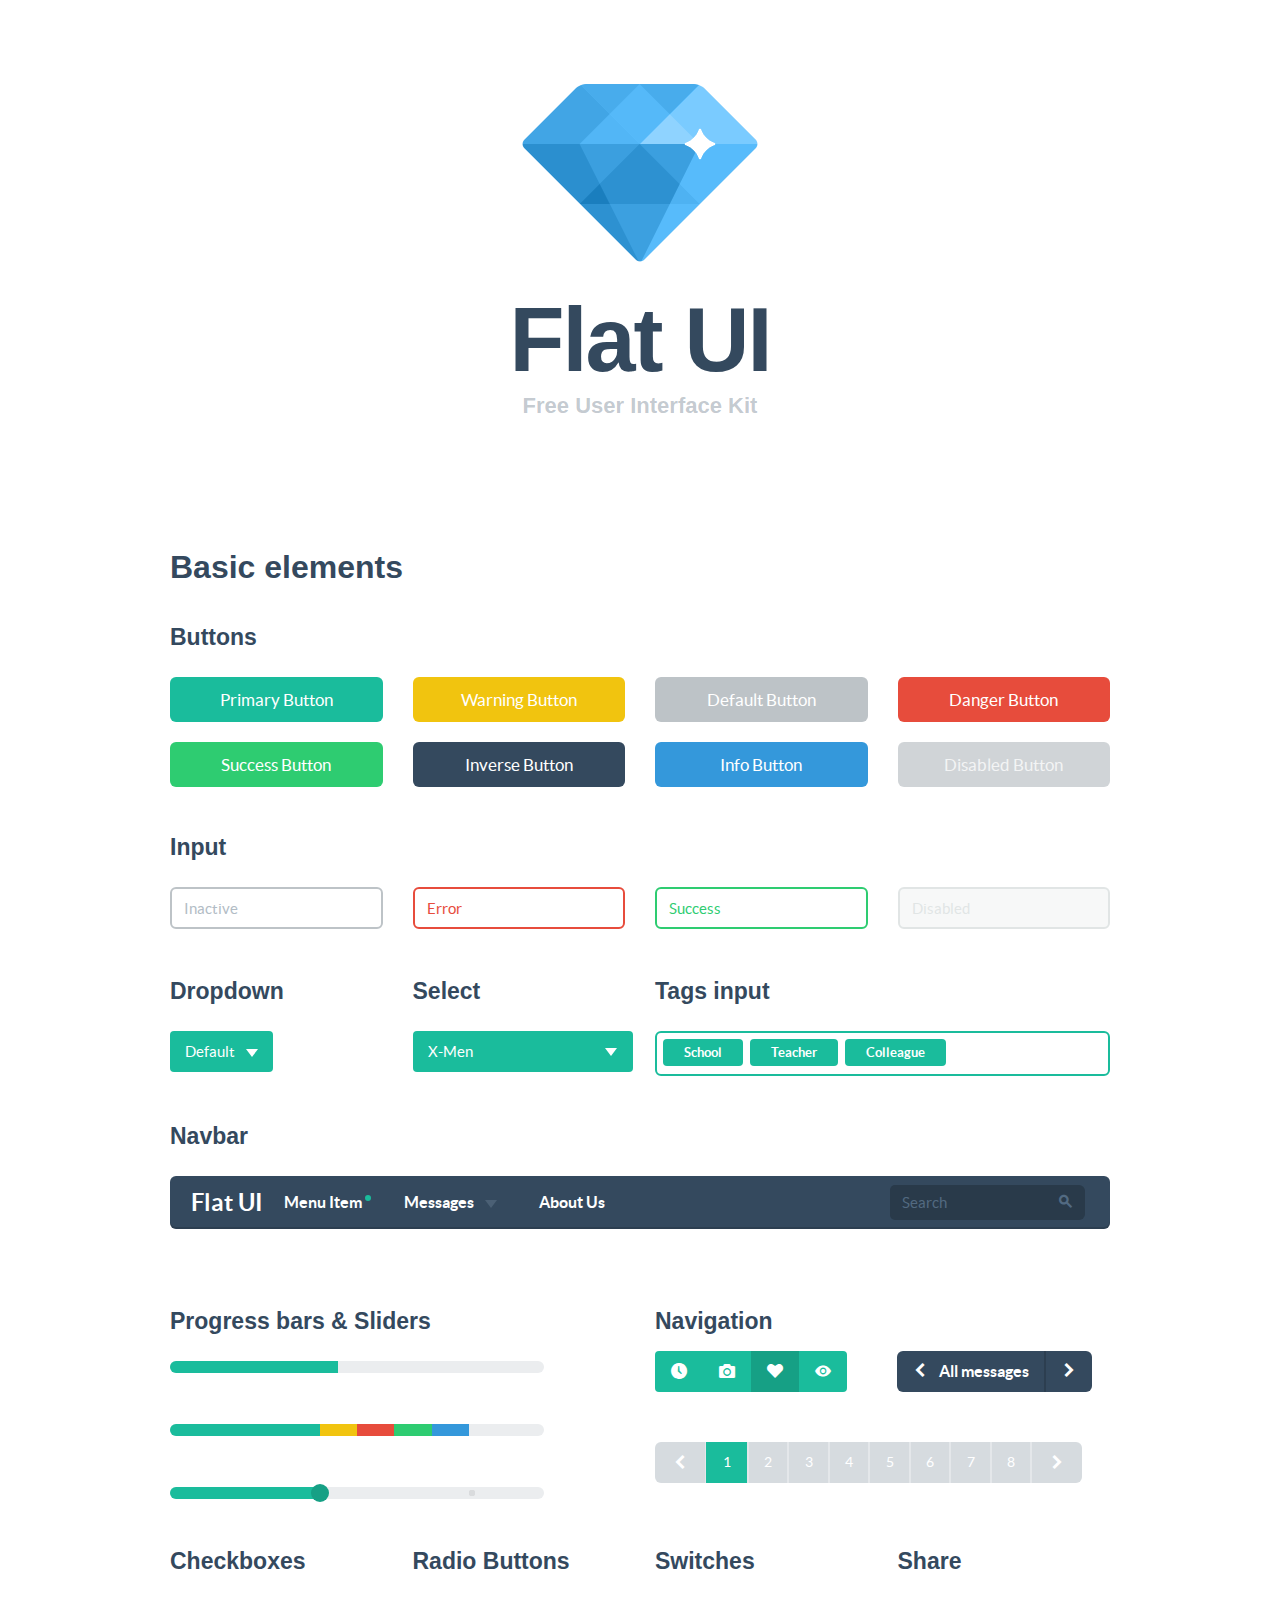
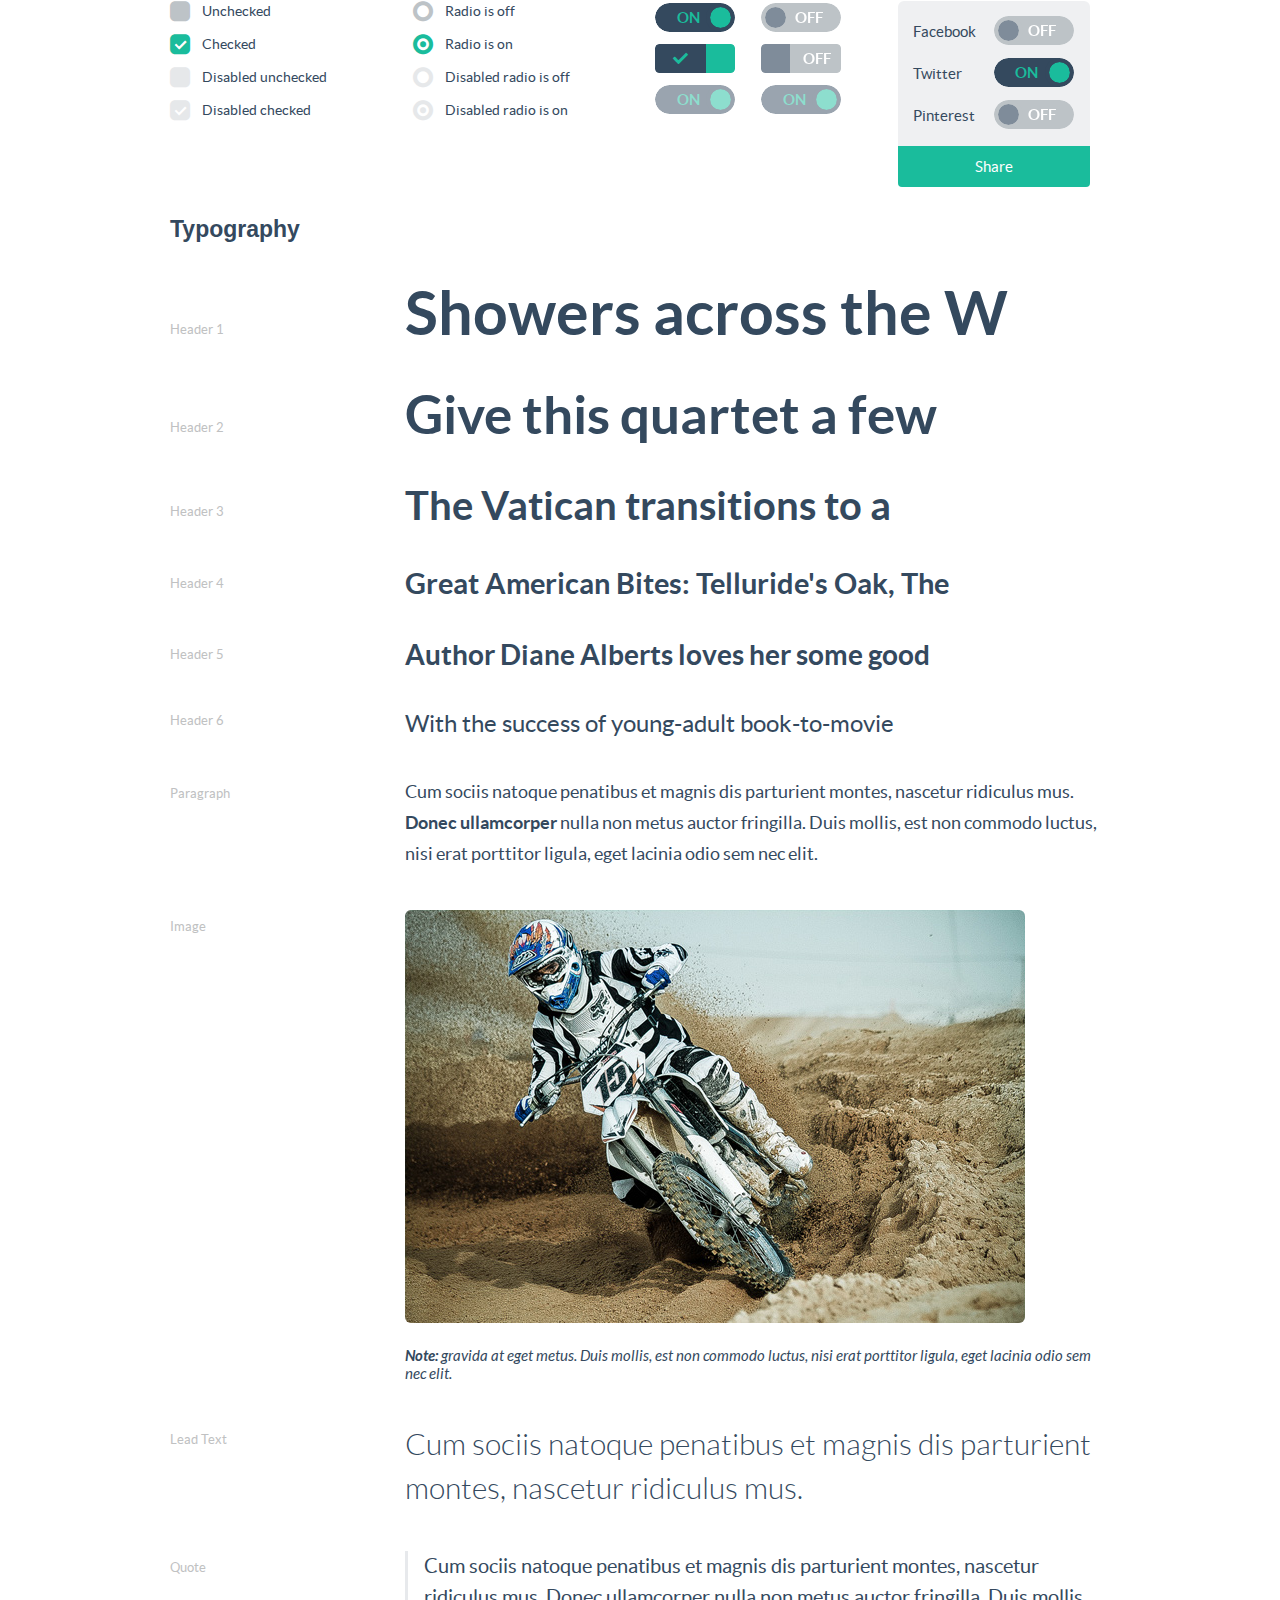
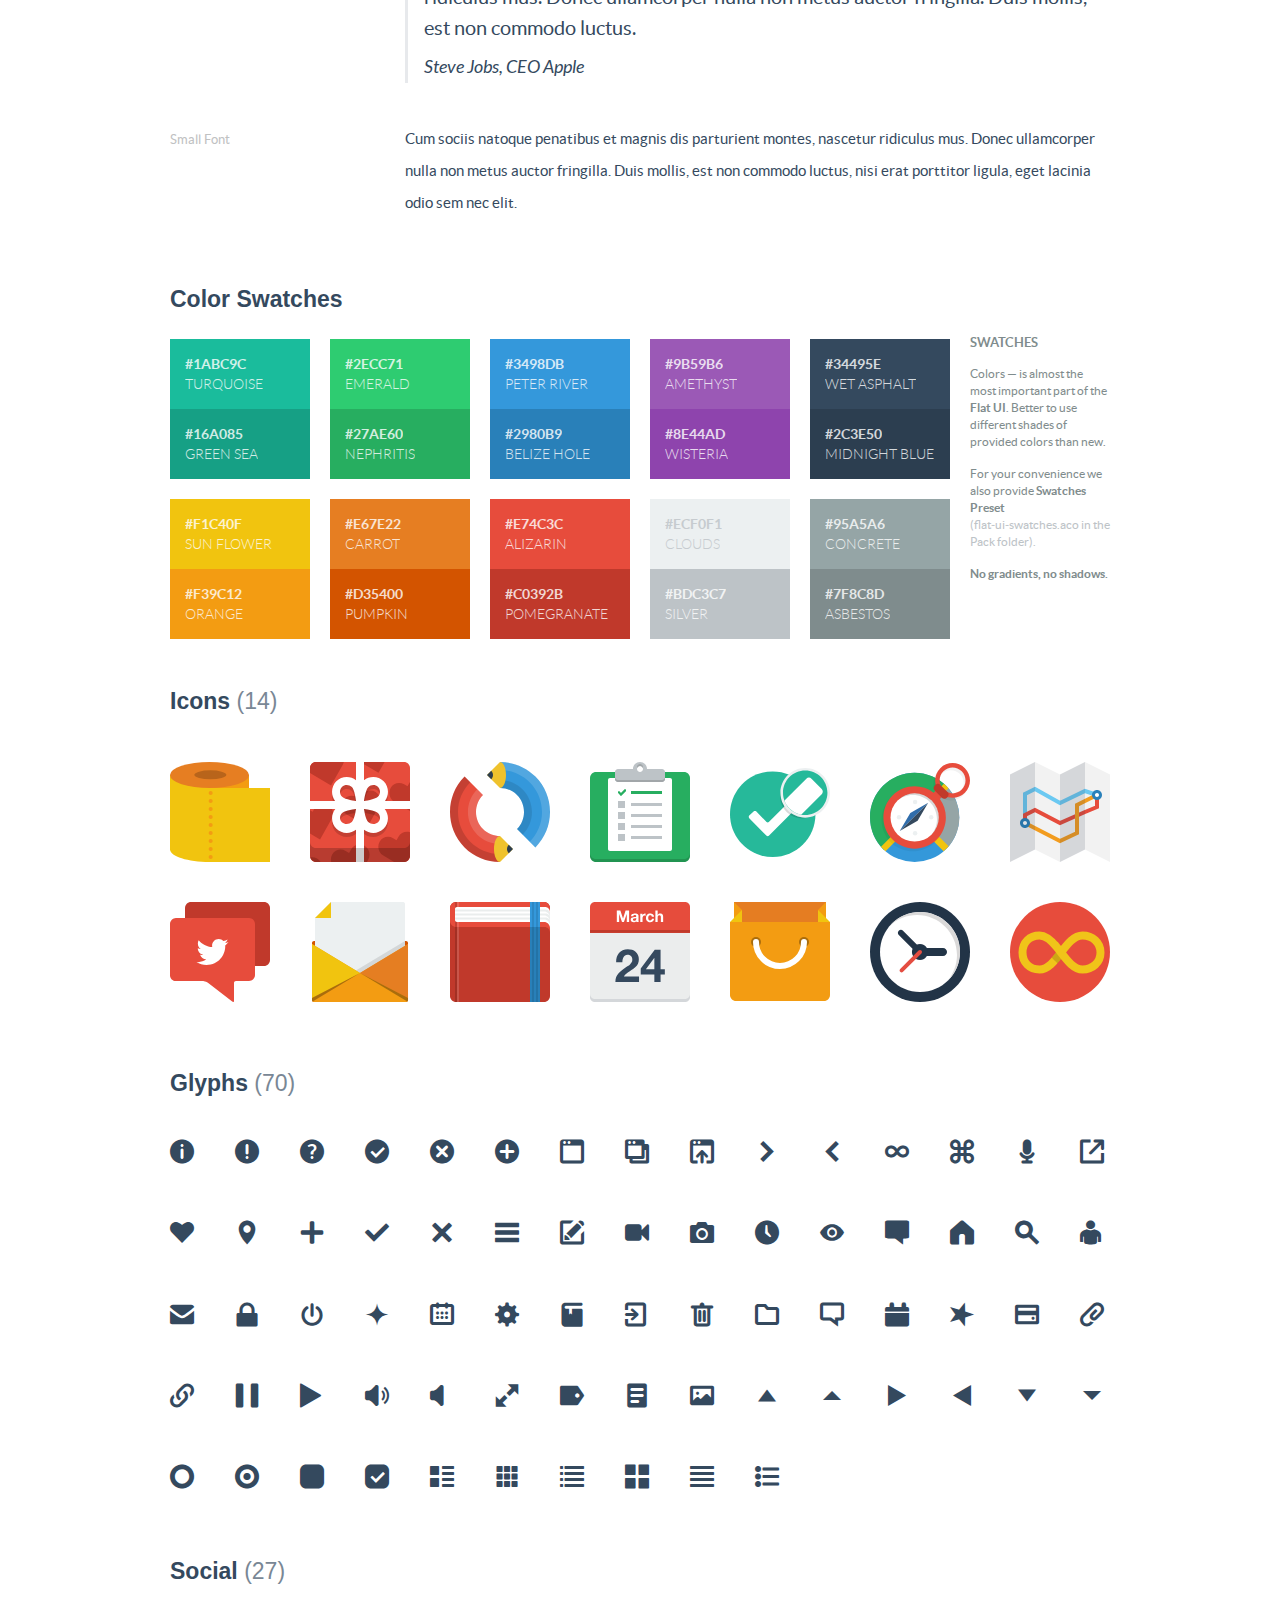
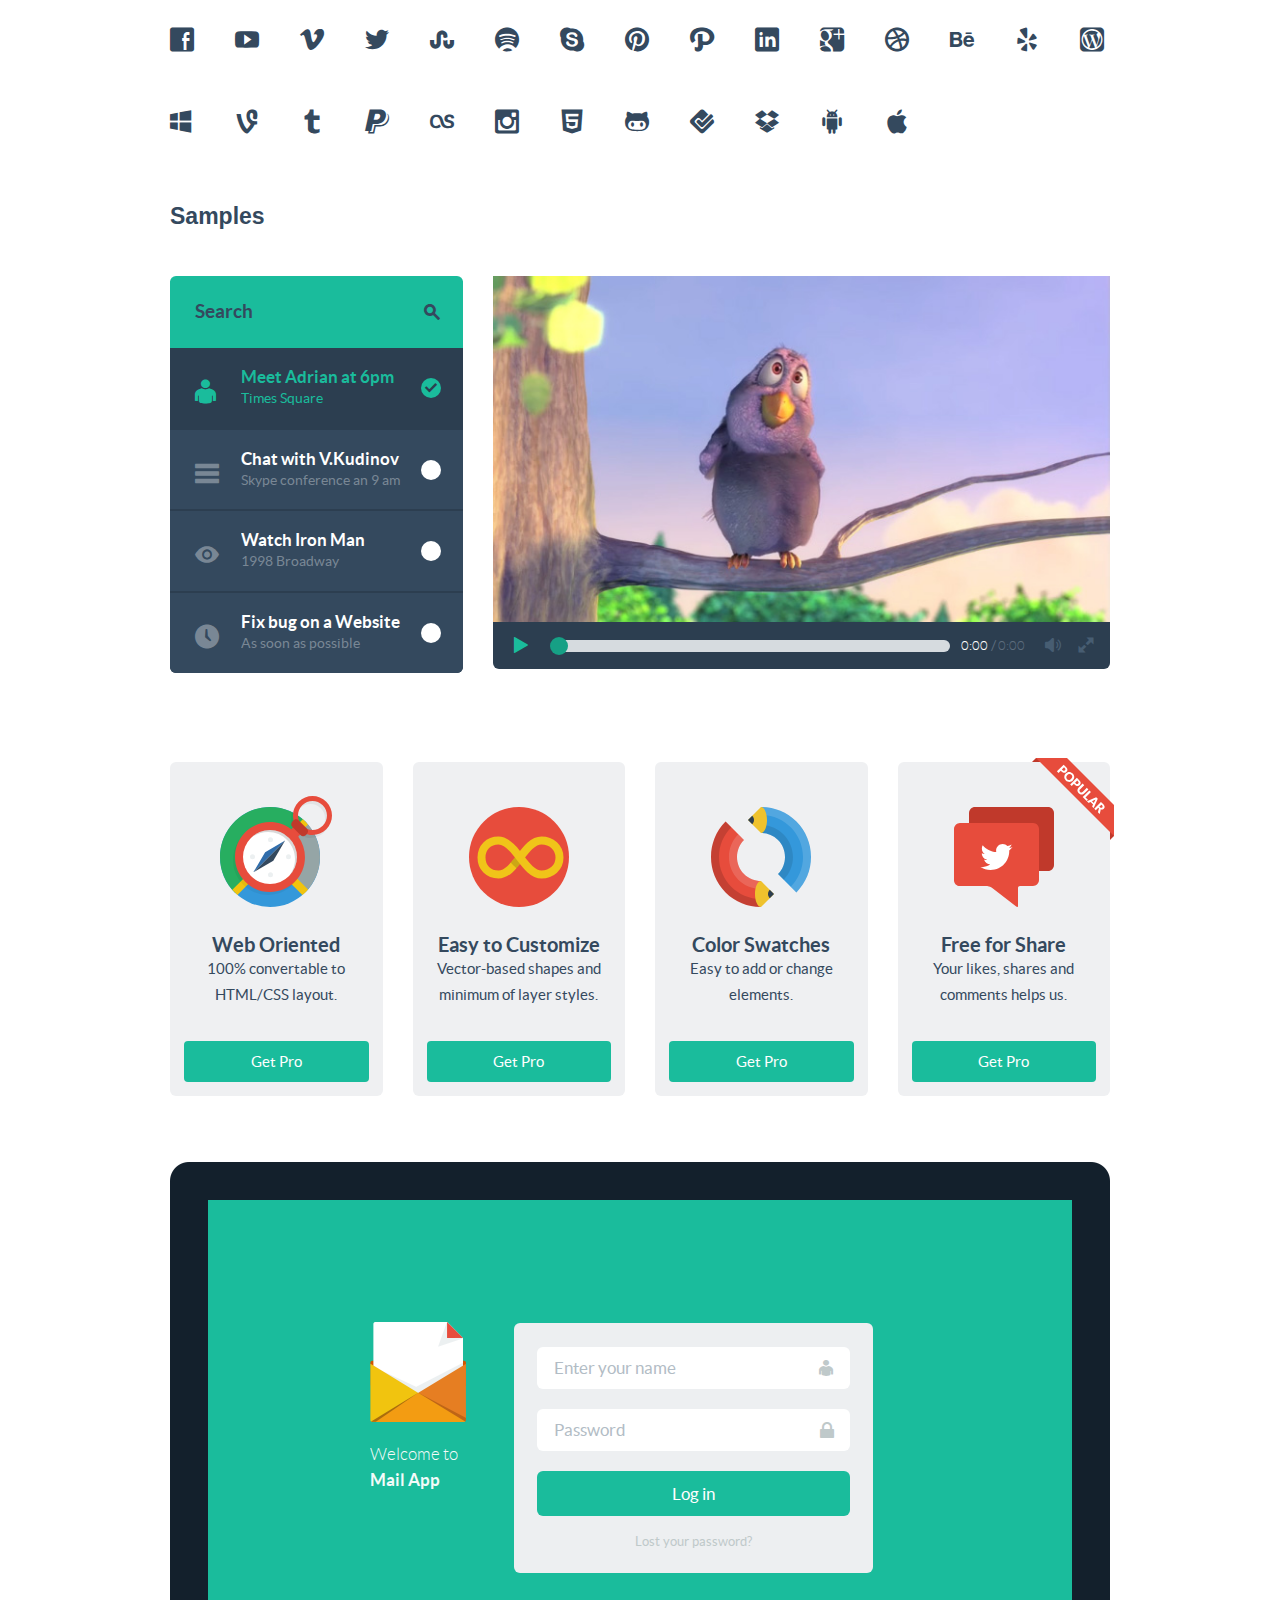
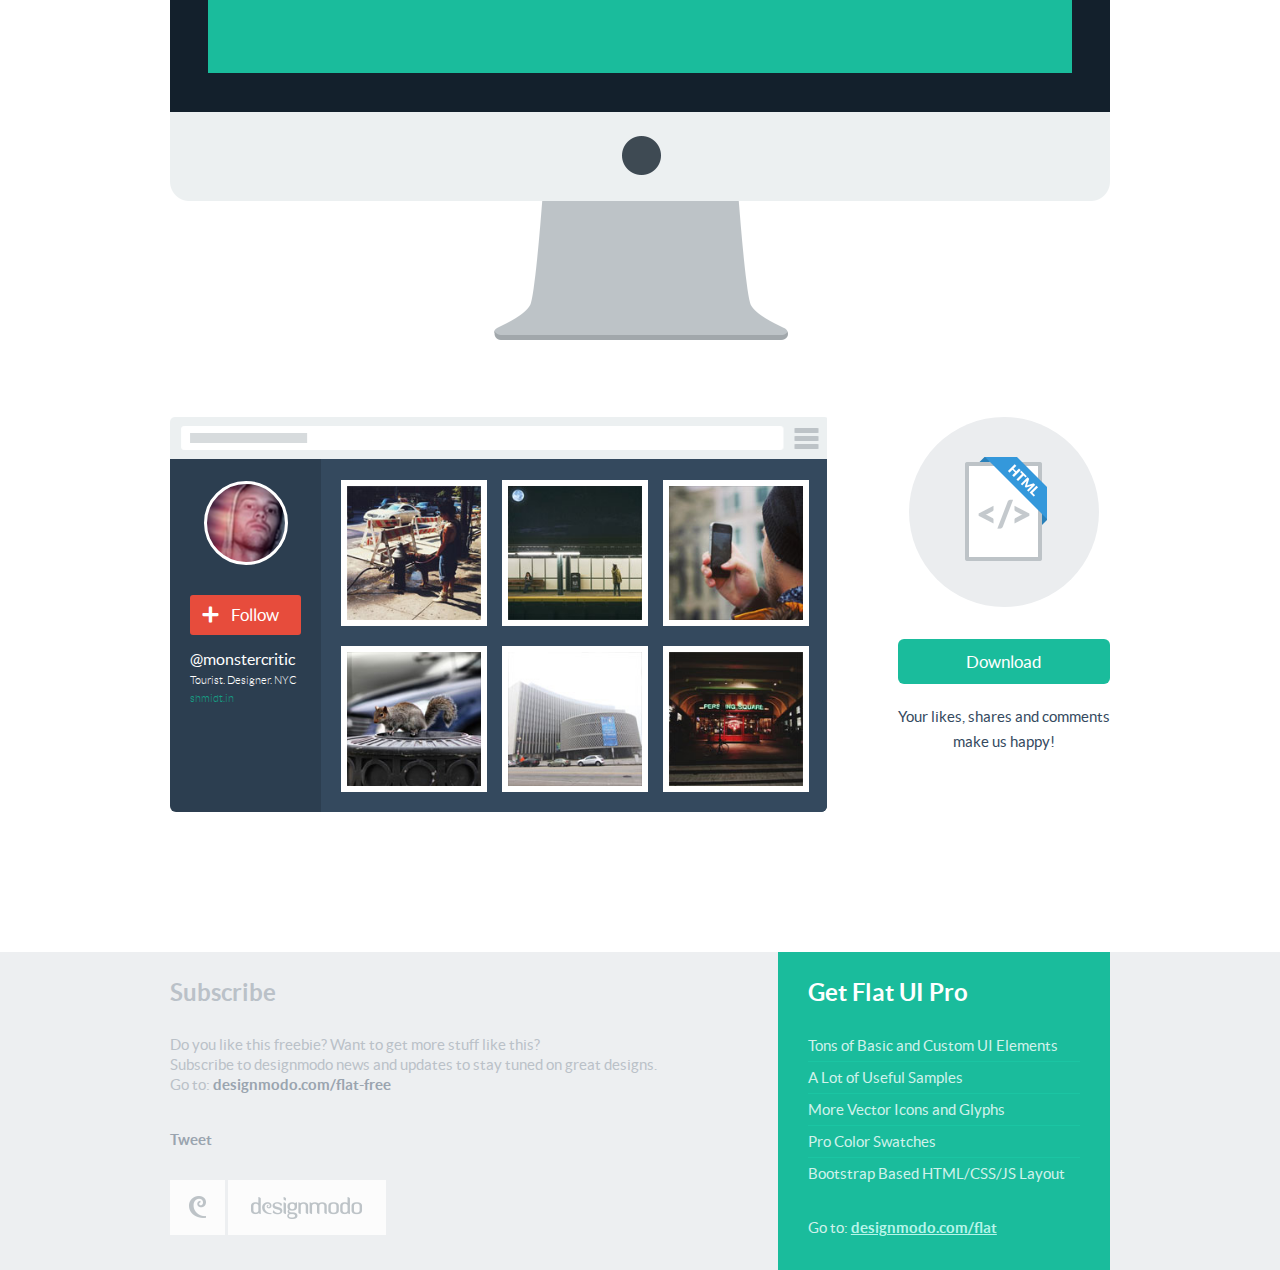
<file: static/Flat-UI-master/index.html>
<!DOCTYPE html>
<html lang="en">
  <head>
    <meta charset="utf-8">
    <title>Flat UI - Free Bootstrap Framework and Theme</title>
    <meta name="description" content="Flat UI Kit Free is a Twitter Bootstrap Framework design and Theme, this responsive framework includes a PSD and HTML version."/>

    <meta name="viewport" content="width=1000, initial-scale=1.0, maximum-scale=1.0">

    <!-- Loading Bootstrap -->
    <link href="dist/css/vendor/bootstrap/css/bootstrap.min.css" rel="stylesheet">

    <!-- Loading Flat UI -->
    <link href="dist/css/flat-ui.css" rel="stylesheet">
    <link href="docs/assets/css/demo.css" rel="stylesheet">

    <link rel="shortcut icon" href="img/favicon.ico">

    <!-- HTML5 shim, for IE6-8 support of HTML5 elements. All other JS at the end of file. -->
    <!--[if lt IE 9]>
      <script src="dist/js/vendor/html5shiv.js"></script>
      <script src="dist/js/vendor/respond.min.js"></script>
    <![endif]-->
  </head>
  <body>
    <div class="container">
      <div class="demo-headline">
        <h1 class="demo-logo">
          <div class="logo"></div>
          Flat UI
          <small>Free User Interface Kit</small>
        </h1>
      </div> <!-- /demo-headline -->

      <h1 class="demo-section-title">Basic elements</h1>
      <h3 class="demo-panel-title">Buttons</h3>

      <div class="row demo-row">
        <div class="col-xs-3">
          <a href="#fakelink" class="btn btn-block btn-lg btn-primary">Primary Button</a>
        </div>
        <div class="col-xs-3">
          <a href="#fakelink" class="btn btn-block btn-lg btn-warning">Warning Button</a>
        </div>
        <div class="col-xs-3">
          <a href="#fakelink" class="btn btn-block btn-lg btn-default">Default Button</a>
        </div>
        <div class="col-xs-3">
          <a href="#fakelink" class="btn btn-block btn-lg btn-danger">Danger Button</a>
        </div>
      </div> <!-- /row -->

      <div class="row demo-row">
        <div class="col-xs-3">
          <a href="#fakelink" class="btn btn-block btn-lg btn-success">Success Button</a>
        </div>
        <div class="col-xs-3">
          <a href="#fakelink" class="btn btn-block btn-lg btn-inverse">Inverse Button</a>
        </div>
        <div class="col-xs-3">
          <a href="#fakelink" class="btn btn-block btn-lg btn-info">Info Button</a>
        </div>
        <div class="col-xs-3">
          <a href="#fakelink" class="btn btn-block btn-lg btn-default disabled">Disabled Button</a>
        </div>
      </div> <!-- /row -->

      <h3 class="demo-panel-title">Input</h3>
      <div class="row">
        <div class="col-xs-3">
          <div class="form-group">
            <input type="text" value="" placeholder="Inactive" class="form-control" />
          </div>
        </div>
        <div class="col-xs-3">
          <div class="form-group has-error">
            <input type="text" value="" placeholder="Error" class="form-control" />
          </div>
        </div>
        <div class="col-xs-3">
          <div class="form-group has-success">
            <input type="text" value="" placeholder="Success" class="form-control" />
            <span class="input-icon fui-check-inverted"></span>
          </div>
        </div>
        <div class="col-xs-3">
          <div class="form-group">
            <input type="text" value="Disabled" disabled="disabled" class="form-control" />
          </div>
        </div>
      </div> <!-- /row -->

      <div class="row">
        <div class="col-xs-3">
          <h3 class="demo-panel-title">Dropdown</h3>

          <div class="btn-group">
            <button data-toggle="dropdown" class="btn btn-primary dropdown-toggle" type="button">Default <span class="caret"></span></button>
            <ul role="menu" class="dropdown-menu">
              <li><a href="#">Action</a></li>
              <li><a href="#">Another action</a></li>
              <li><a href="#">Something else here</a></li>
              <li class="divider"></li>
              <li><a href="#">Separated link</a></li>
            </ul>
          </div><!-- /btn-group -->
        </div> <!-- /.col-xs-3 -->
        <div class="col-xs-3">
          <h3 class="demo-panel-title">Select</h3>
          <select class="form-control select select-primary" data-toggle="select">
            <option value="0">Choose hero</option>
            <option value="1">Spider Man</option>
            <option value="2">Wolverine</option>
            <option value="3">Captain America</option>
            <option value="4" selected>X-Men</option>
            <option value="5">Crocodile</option>
          </select>
        </div> <!-- /.col-xs-3 -->
        <div class="col-xs-6">
          <h3 class="demo-panel-title">Tags input</h3>
          <div class="tagsinput-primary">
            <input name="tagsinput" class="tagsinput" data-role="tagsinput" value="School, Teacher, Colleague" />
          </div>
        </div> <!-- /.col-xs-6 -->
      </div> <!-- /.row -->

      <h3 class="demo-panel-title">Navbar</h3>
      <div class="row demo-row">
        <div class="col-xs-12">
          <nav class="navbar navbar-inverse navbar-embossed" role="navigation">
            <div class="navbar-header">
              <button type="button" class="navbar-toggle" data-toggle="collapse" data-target="#navbar-collapse-01">
                <span class="sr-only">Toggle navigation</span>
              </button>
              <a class="navbar-brand" href="#">Flat UI</a>
            </div>
            <div class="collapse navbar-collapse" id="navbar-collapse-01">
              <ul class="nav navbar-nav navbar-left">
                <li><a href="#fakelink">Menu Item<span class="navbar-unread">1</span></a></li>
                <li class="dropdown">
                  <a href="#" class="dropdown-toggle" data-toggle="dropdown">Messages <b class="caret"></b></a>
                  <span class="dropdown-arrow"></span>
                  <ul class="dropdown-menu">
                    <li><a href="#">Action</a></li>
                    <li><a href="#">Another action</a></li>
                    <li><a href="#">Something else here</a></li>
                    <li class="divider"></li>
                    <li><a href="#">Separated link</a></li>
                  </ul>
                </li>
                <li><a href="#fakelink">About Us</a></li>
               </ul>
               <form class="navbar-form navbar-right" action="#" role="search">
                <div class="form-group">
                  <div class="input-group">
                    <input class="form-control" id="navbarInput-01" type="search" placeholder="Search">
                    <span class="input-group-btn">
                      <button type="submit" class="btn"><span class="fui-search"></span></button>
                    </span>
                  </div>
                </div>
              </form>
            </div><!-- /.navbar-collapse -->
          </nav><!-- /navbar -->
        </div>
      </div> <!-- /row -->

      <div class="row">
        <div class="col-xs-5">
          <h3 class="demo-panel-title">Progress bars &amp; Sliders</h3>
          <div class="progress">
            <div class="progress-bar" style="width: 45%;"></div>
          </div>
          <br/>
          <div class="progress">
            <div class="progress-bar" style="width: 40%;"></div>
            <div class="progress-bar progress-bar-warning" style="width: 10%;"></div>
            <div class="progress-bar progress-bar-danger" style="width: 10%;"></div>
            <div class="progress-bar progress-bar-success" style="width: 10%;"></div>
            <div class="progress-bar progress-bar-info" style="width: 10%;"></div>
          </div>
          <br/>
          <div id="slider" class="ui-slider">
            <div class="ui-slider-segment"></div>
            <div class="ui-slider-segment"></div>
            <div class="ui-slider-segment"></div>
          </div>
        </div> <!-- /sliders -->

        <div class="col-xs-6 col-xs-offset-1">
          <h3 class="demo-panel-title">Navigation</h3>
          <div class="row demo-navigation">
            <div class="col-xs-6">
              <div class="btn-toolbar">
                <div class="btn-group">
                  <a class="btn btn-primary" href="#fakelink"><span class="fui-time"></span></a>
                  <a class="btn btn-primary" href="#fakelink"><span class="fui-photo"></span></a>
                  <a class="btn btn-primary active" href="#fakelink"><span class="fui-heart"></span></a>
                  <a class="btn btn-primary" href="#fakelink"><span class="fui-eye"></span></a>
                </div>
              </div> <!-- /toolbar -->
            </div>
            <div class="col-xs-6 demo-pager">
              <ul class="pager">
                <li class="previous">
                  <a href="#fakelink">
                    <span class="fui-arrow-left"></span>
                    <span>All messages</span>
                  </a>
                </li>
                <li class="next">
                  <a href="#fakelink">
                    <span class="fui-arrow-right"></span>
                  </a>
                </li>
              </ul> <!-- /pager -->
            </div>
          </div> <!-- /demo-navigation -->

          <div >
            <ul class="pagination">
              <li class="previous"><a href="#fakelink" class="fui-arrow-left"></a></li>
              <li class="active"><a href="#fakelink">1</a></li>
              <li><a href="#fakelink">2</a></li>
              <li><a href="#fakelink">3</a></li>
              <li><a href="#fakelink">4</a></li>
              <li><a href="#fakelink">5</a></li>
              <li><a href="#fakelink">6</a></li>
              <li><a href="#fakelink">7</a></li>
              <li><a href="#fakelink">8</a></li>
              <li class="next"><a href="#fakelink" class="fui-arrow-right"></a></li>
            </ul>
          </div> <!-- /pagination -->
        </div> <!-- /navigation -->
      </div> <!-- /row -->

      <div class="row">
        <div class="col-xs-3">
          <h3 class="demo-panel-title">Checkboxes</h3>
          <label class="checkbox" for="checkbox1">
            <input type="checkbox" value="" id="checkbox1" data-toggle="checkbox">
            Unchecked
          </label>
          <label class="checkbox" for="checkbox2">
            <input type="checkbox" checked="checked" value="" id="checkbox2" data-toggle="checkbox" checked="">
            Checked
          </label>
          <label class="checkbox" for="checkbox3">
            <input type="checkbox" value="" id="checkbox3" data-toggle="checkbox" disabled="">
            Disabled unchecked
          </label>
          <label class="checkbox" for="checkbox4">
            <input type="checkbox" checked="checked" value="" id="checkbox4" data-toggle="checkbox" disabled="" checked="">
            Disabled checked
          </label>
        </div> <!-- /checkboxes col-xs-3 -->

        <div class="col-xs-3">
          <h3 class="demo-panel-title">Radio Buttons</h3>
          <label class="radio">
            <input type="radio" name="optionsRadios" id="optionsRadios1" value="option1" data-toggle="radio">
            Radio is off
          </label>
          <label class="radio">
            <input type="radio" name="optionsRadios" id="optionsRadios2" value="option1" data-toggle="radio" checked="">
            Radio is on
          </label>

          <label class="radio">
            <input type="radio" name="optionsRadiosDisabled" id="optionsRadios3" value="option2" data-toggle="radio" disabled="">
            Disabled radio is off
          </label>
          <label class="radio">
            <input type="radio" name="optionsRadiosDisabled" id="optionsRadios4" value="option2" data-toggle="radio" checked="" disabled="">
            Disabled radio is on
          </label>
        </div> <!-- /radios col-xs-3 -->

        <div class="col-xs-3">
          <h3 class="demo-panel-title">Switches</h3>

          <table width="100%">
            <tr>
              <td width="50%" class="pbm">
                <input type="checkbox" checked data-toggle="switch" id="custom-switch-01" />
              </td>
              <td class="pbm">
                <input type="checkbox" data-toggle="switch" id="custom-switch-02" />
              </td>
            </tr>
            <tr>
              <td class="pbm">
                <div class="bootstrap-switch-square">
                  <input type="checkbox" checked data-toggle="switch" id="custom-switch-03" data-on-text="<span class='fui-check'></span>" data-off-text="<span class='fui-cross'></span>" />
                </div>
              </td>
              <td class="pbm">
                <div class="bootstrap-switch-square">
                  <input type="checkbox" data-toggle="switch" id="custom-switch-04" />
                </div>
              </td>
            </tr>
            <tr>
              <td>
                <input type="checkbox" checked disabled data-toggle="switch" id="custom-switch-5" />
              </td>
              <td>
                <input type="checkbox" checked disabled data-toggle="switch" id="custom-switch-6" />
              </td>
            </tr>
          </table>
        </div> <!-- /.col-xs-3 -->
        <div class="col-xs-3">
          <h3 class="demo-panel-title">Share</h3>
          <div class="share mrl">
            <ul>
              <li>
                <label class="share-label" for="share-toggle2">Facebook</label>
                <input type="checkbox" data-toggle="switch" />
              </li>
              <li>
                <label class="share-label" for="share-toggle4">Twitter</label>
                <input type="checkbox" checked="" data-toggle="switch" />
              </li>
              <li>
                <label class="share-label" for="share-toggle6">Pinterest</label>
                <input type="checkbox" data-toggle="switch" />
              </li>
            </ul>
            <a href="#" class="btn btn-primary btn-block btn-large">Share</a>
          </div> <!-- /share -->
        </div><!-- /.col-xs-3 -->
      </div> <!-- /.row -->

      <div class="demo-row typography-row">
      	<div class="demo-title">
      		<h3 class="demo-panel-title">Typography</h3>
      	</div>
      	<div class="demo-content">
      		<div class="demo-type-example">
	      		<h1><span class="demo-heading-note">Header 1</span>Showers across the W</h1>
      		</div>
      		<div class="demo-type-example">
	      		<h2><span class="demo-heading-note">Header 2</span>Give this quartet a few</h2>
      		</div>
      		<div class="demo-type-example">
	      		<h3><span class="demo-heading-note">Header 3</span>The Vatican transitions to a</h3>
      		</div>
      		<div class="demo-type-example">
	      		<h4><span class="demo-heading-note">Header 4</span>Great American Bites: Telluride's Oak, The</h4>
      		</div>
      		<div class="demo-type-example">
	      		<h5><span class="demo-heading-note">Header 5</span>Author Diane Alberts loves her some good</h5>
      		</div>
      		<div class="demo-type-example">
	      		<h6><span class="demo-heading-note">Header 6</span>With the success of young-adult book-to-movie</h6>
      		</div>
      		<div class="demo-type-example">
	      		<span class="demo-text-note">Paragraph</span>
	          <p>Cum sociis natoque penatibus et magnis dis parturient montes, nascetur ridiculus mus. <strong>Donec ullamcorper</strong> nulla non metus auctor fringilla. Duis mollis, est non commodo luctus, nisi erat porttitor ligula, eget lacinia odio sem nec elit.</p>
      		</div>
      		<div class="demo-type-example">
	      		<span class="demo-text-note">Image</span>
	          <img src="docs/assets/img/example-image.jpg" alt="example-image" class="img-rounded img-responsive">
	          <p class="img-comment"><strong>Note:</strong> gravida at eget metus. Duis mollis, est non commodo luctus, nisi erat porttitor ligula, eget lacinia odio sem nec elit.</p>
      		</div>
      		<div class="demo-type-example">
	      		<span class="demo-text-note">Lead Text</span>
						<p class="lead">Cum sociis natoque penatibus et magnis dis parturient montes, nascetur ridiculus mus.</p>
      		</div>
      		<div class="demo-type-example">
	      		<span class="demo-text-note">Quote</span>
	          <blockquote>
	            <p>Cum sociis natoque penatibus et magnis dis parturient montes, nascetur ridiculus mus. Donec ullamcorper nulla non metus auctor fringilla. Duis mollis, est non commodo luctus.</p>
	            <small>Steve Jobs, CEO Apple</small>
	          </blockquote>
      		</div>
      		<div class="demo-type-example">
	      		<span class="demo-text-note">Small Font</span>
	          <p><small>Cum sociis natoque penatibus et magnis dis parturient montes, nascetur ridiculus mus. Donec ullamcorper nulla non metus auctor fringilla. Duis mollis, est non commodo luctus, nisi erat porttitor ligula, eget lacinia odio sem nec elit.</small></p>
      		</div>
      	</div><!-- /.demo-content-wide -->
      </div><!-- /.demo-row -->

      <h3 class="demo-panel-title">Color Swatches</h3>
      <div class="row demo-swatches-row">
	      <div class="swatches-col">
		      <div class="pallete-item">
			      <dl class="palette palette-turquoise">
                <dt>#1abc9c</dt>
                <dd>Turquoise</dd>
              </dl>
              <dl class="palette palette-green-sea">
                <dt>#16a085</dt>
                <dd>Green sea</dd>
              </dl>
		      </div>
		      <div class="pallete-item">
			      <dl class="palette palette-emerald">
              <dt>#2ecc71</dt>
              <dd>Emerald</dd>
            </dl>
            <dl class="palette palette-nephritis">
              <dt>#27ae60</dt>
              <dd>Nephritis</dd>
            </dl>
		      </div>
		      <div class="pallete-item">
			      <dl class="palette palette-peter-river">
              <dt>#3498db</dt>
              <dd>Peter river</dd>
            </dl>
            <dl class="palette palette-belize-hole">
              <dt>#2980b9</dt>
              <dd>Belize hole</dd>
            </dl>
		      </div>
		      <div class="pallete-item">
			      <dl class="palette palette-amethyst">
              <dt>#9b59b6</dt>
              <dd>Amethyst</dd>
            </dl>
            <dl class="palette palette-wisteria">
              <dt>#8e44ad</dt>
              <dd>Wisteria</dd>
            </dl>
		      </div>
		      <div class="pallete-item">
			      <dl class="palette palette-wet-asphalt">
              <dt>#34495e</dt>
              <dd>Wet asphalt</dd>
            </dl>
            <dl class="palette palette-midnight-blue">
              <dt>#2c3e50</dt>
              <dd>Midnight blue</dd>
            </dl>
		      </div>
		      <div class="pallete-item">
			      <dl class="palette palette-sun-flower">
              <dt>#f1c40f</dt>
              <dd>Sun flower</dd>
            </dl>
            <dl class="palette palette-orange">
              <dt>#f39c12</dt>
              <dd>Orange</dd>
            </dl>
		      </div>
		      <div class="pallete-item">
			      <dl class="palette palette-carrot">
              <dt>#e67e22</dt>
              <dd>Carrot</dd>
            </dl>
            <dl class="palette palette-pumpkin">
              <dt>#d35400</dt>
              <dd>Pumpkin</dd>
            </dl>
		      </div>
		      <div class="pallete-item">
			      <dl class="palette palette-alizarin">
              <dt>#e74c3c</dt>
              <dd>Alizarin</dd>
            </dl>
            <dl class="palette palette-pomegranate">
              <dt>#c0392b</dt>
              <dd>Pomegranate</dd>
            </dl>
		      </div>
		      <div class="pallete-item">
			      <dl class="palette palette-clouds">
              <dt>#ecf0f1</dt>
              <dd>Clouds</dd>
            </dl>
            <dl class="palette palette-silver">
              <dt>#bdc3c7</dt>
              <dd>Silver</dd>
            </dl>
		      </div>
		      <div class="pallete-item">
			      <dl class="palette palette-concrete">
              <dt>#95a5a6</dt>
              <dd>Concrete</dd>
            </dl>
            <dl class="palette palette-asbestos">
              <dt>#7f8c8d</dt>
              <dd>Asbestos</dd>
            </dl>
		      </div>
	      </div> <!-- /swatches items -->
	      <div class="swatches-desc-col">
		      <h6 class="palette-headline">SWATCHES</h6>
          <p class="palette-paragraph">
            Colors &mdash; is almost the most important part of the <strong>Flat UI</strong>. Better to use different shades of provided colors than new.
          </p>
          <p class="palette-paragraph">
            For your convenience we also provide <strong>Swatches Preset</strong> <span>(flat&#8209;ui&#8209;swatches.aco in the Pack folder).</span>
          </p>
          <p class="palette-paragraph">
            <strong>No gradients, no shadows.</strong>
          </p>
	      </div> <!-- /swatches desc -->
      </div> <!-- /swatches row -->

      <h3 class="demo-panel-title">Icons <small>(14)</small></h3>
      <div class="demo-illustrations">
        <div class="demo-content">
          <div><img src="img/icons/svg/toilet-paper.svg" alt="Toilet-Paper"></div>
          <div><img src="img/icons/svg/gift-box.svg" alt="Gift-Box"></div>
          <div><img src="img/icons/svg/pencils.svg" alt="Pensils"></div>
          <div><img src="img/icons/svg/clipboard.svg" alt="Clipboard"></div>
          <div><img src="img/icons/svg/retina.svg" alt="Retina"></div>
          <div><img src="img/icons/svg/compas.svg" alt="Compas"></div>
          <div><img src="img/icons/svg/map.svg" alt="Map"></div>
          <div><img src="img/icons/svg/chat.svg" alt="Chat"></div>
          <div><img src="img/icons/svg/mail.svg" alt="Mail"></div>
          <div><img src="img/icons/svg/book.svg" alt="Book"></div>
          <div><img src="img/icons/svg/calendar.svg" alt="Calendar"></div>
          <div><img src="img/icons/svg/paper-bag.svg" alt="Pocket"></div>
          <div><img src="img/icons/svg/clocks.svg" alt="Watches"></div>
          <div><img src="img/icons/svg/loop.svg" alt="Infinity-Loop"></div>
        </div>
      </div>


      <h3 class="demo-panel-title">Glyphs <small>(70)</small></h3>
      <div class="demo-icons">
        <div class="demo-content">
          <span class="fui-info-circle"></span>
          <span class="fui-alert-circle"></span>
          <span class="fui-question-circle"></span>
          <span class="fui-check-circle"></span>
          <span class="fui-cross-circle"></span>
          <span class="fui-plus-circle"></span>
          <span class="fui-window"></span>
          <span class="fui-windows"></span>
          <span class="fui-upload"></span>
          <span class="fui-arrow-right"></span>
          <span class="fui-arrow-left"></span>
          <span class="fui-loop"></span>
          <span class="fui-cmd"></span>
          <span class="fui-mic"></span>
          <span class="fui-export"></span>
          <span class="fui-heart"></span>
          <span class="fui-location"></span>
          <span class="fui-plus"></span>
          <span class="fui-check"></span>
          <span class="fui-cross"></span>
          <span class="fui-list"></span>
          <span class="fui-new"></span>
          <span class="fui-video"></span>
          <span class="fui-photo"></span>
          <span class="fui-time"></span>
          <span class="fui-eye"></span>
          <span class="fui-chat"></span>
          <span class="fui-home"></span>
          <span class="fui-search"></span>
          <span class="fui-user"></span>
          <span class="fui-mail"></span>
          <span class="fui-lock"></span>
          <span class="fui-power"></span>
          <span class="fui-star"></span>
          <span class="fui-calendar"></span>
          <span class="fui-gear"></span>
          <span class="fui-bookmark"></span>
          <span class="fui-exit"></span>
          <span class="fui-trash"></span>
          <span class="fui-folder"></span>
          <span class="fui-bubble"></span>
          <span class="fui-calendar-solid"></span>
          <span class="fui-star-2"></span>
          <span class="fui-credit-card"></span>
          <span class="fui-clip"></span>
          <span class="fui-link"></span>
          <span class="fui-pause"></span>
          <span class="fui-play"></span>
          <span class="fui-volume"></span>
          <span class="fui-mute"></span>
          <span class="fui-resize"></span>
          <span class="fui-tag"></span>
          <span class="fui-document"></span>
          <span class="fui-image"></span>
          <span class="fui-triangle-up"></span>
          <span class="fui-triangle-up-small"></span>
          <span class="fui-triangle-right-large"></span>
          <span class="fui-triangle-left-large"></span>
          <span class="fui-triangle-down"></span>
          <span class="fui-triangle-down-small"></span>
          <span class="fui-radio-unchecked"></span>
          <span class="fui-radio-checked"></span>
          <span class="fui-checkbox-unchecked"></span>
          <span class="fui-checkbox-checked"></span>
          <span class="fui-list-thumbnailed"></span>
          <span class="fui-list-small-thumbnails"></span>
          <span class="fui-list-numbered"></span>
          <span class="fui-list-large-thumbnails"></span>
          <span class="fui-list-columned"></span>
          <span class="fui-list-bulleted"></span>
        </div><!-- /.demo-content -->
      </div><!-- /.demo-icons -->

      <h3 class="demo-panel-title">Social <small>(27)</small></h3>
      <div class="demo-icons">
        <div class="demo-content">
          <span class="fui-facebook"></span>
          <span class="fui-youtube"></span>
          <span class="fui-vimeo"></span>
          <span class="fui-twitter"></span>
          <span class="fui-stumbleupon"></span>
          <span class="fui-spotify"></span>
          <span class="fui-skype"></span>
          <span class="fui-pinterest"></span>
          <span class="fui-path"></span>
          <span class="fui-linkedin"></span>
          <span class="fui-google-plus"></span>
          <span class="fui-dribbble"></span>
          <span class="fui-behance"></span>
          <span class="fui-yelp"></span>
          <span class="fui-wordpress"></span>
          <span class="fui-windows-8"></span>
          <span class="fui-vine"></span>
          <span class="fui-tumblr"></span>
          <span class="fui-paypal"></span>
          <span class="fui-lastfm"></span>
          <span class="fui-instagram"></span>
          <span class="fui-html5"></span>
          <span class="fui-github"></span>
          <span class="fui-foursquare"></span>
          <span class="fui-dropbox"></span>
          <span class="fui-android"></span>
          <span class="fui-apple"></span>
        </div><!-- /.demo-content -->
      </div><!-- /.demo-icons -->

      <h3 class="demo-panel-title mbl pbl">Samples</h3>
      <div class="row demo-samples">
        <div class="col-xs-4">
          <div class="todo">
            <div class="todo-search">
              <input class="todo-search-field" type="search" value="" placeholder="Search" />
            </div>
            <ul>
              <li class="todo-done">
                <div class="todo-icon fui-user"></div>
                <div class="todo-content">
                  <h4 class="todo-name">
                    Meet <strong>Adrian</strong> at <strong>6pm</strong>
                  </h4>
                  Times Square
                </div>
              </li>
              <li>
                <div class="todo-icon fui-list"></div>
                <div class="todo-content">
                  <h4 class="todo-name">
                    Chat with <strong>V.Kudinov</strong>
                  </h4>
                  Skype conference an 9 am
                </div>
              </li>
              <li>
                <div class="todo-icon fui-eye"></div>
                <div class="todo-content">
                  <h4 class="todo-name">
                    Watch <strong>Iron Man</strong>
                  </h4>
                  1998 Broadway
                </div>
              </li>
              <li>
                <div class="todo-icon fui-time"></div>
                <div class="todo-content">
                  <h4 class="todo-name">
                    Fix bug on a <strong>Website</strong>
                  </h4>
                  As soon as possible
                </div>
              </li>
            </ul>
          </div><!-- /.todo -->
        </div><!-- /.col-xs-4 -->

        <div class="col-xs-8">
          <video class="video-js" preload="auto" poster="docs/assets/img/video/poster.jpg" data-setup="{}">
            <source src="http://iurevych.github.com/Flat-UI-videos/big_buck_bunny.mp4" type="video/mp4">
            <source src="http://iurevych.github.com/Flat-UI-videos/big_buck_bunny.webm" type="video/webm">
          </video>
        </div> <!-- /video -->
      </div>

      <div class="row demo-tiles">
        <div class="col-xs-3">
          <div class="tile">
            <img src="img/icons/svg/compas.svg" alt="Compas" class="tile-image big-illustration">
            <h3 class="tile-title">Web Oriented</h3>
            <p>100% convertable to HTML/CSS layout.</p>
            <a class="btn btn-primary btn-large btn-block" href="http://designmodo.com/flat">Get Pro</a>
          </div>
        </div>

        <div class="col-xs-3">
          <div class="tile">
            <img src="img/icons/svg/loop.svg" alt="Infinity-Loop" class="tile-image">
            <h3 class="tile-title">Easy to Customize</h3>
            <p>Vector-based shapes and minimum of layer styles.</p>
            <a class="btn btn-primary btn-large btn-block" href="http://designmodo.com/flat">Get Pro</a>
          </div>
        </div>

        <div class="col-xs-3">
          <div class="tile">
            <img src="img/icons/svg/pencils.svg" alt="Pensils" class="tile-image">
            <h3 class="tile-title">Color Swatches</h3>
            <p>Easy to add or change elements. </p>
            <a class="btn btn-primary btn-large btn-block" href="http://designmodo.com/flat">Get Pro</a>
          </div>
        </div>

        <div class="col-xs-3">
          <div class="tile tile-hot">
            <img src="img/icons/svg/ribbon.svg" alt="ribbon" class="tile-hot-ribbon">
            <img src="img/icons/svg/chat.svg" alt="Chat" class="tile-image">
            <h3 class="tile-title">Free for Share</h3>
            <p>Your likes, shares and comments helps us.</p>
            <a class="btn btn-primary btn-large btn-block" href="http://designmodo.com/flat">Get Pro</a>
          </div>

        </div>
      </div> <!-- /tiles -->

      <div class="login">
        <div class="login-screen">
          <div class="login-icon">
            <img src="img/login/icon.png" alt="Welcome to Mail App" />
            <h4>Welcome to <small>Mail App</small></h4>
          </div>

          <div class="login-form">
            <div class="form-group">
              <input type="text" class="form-control login-field" value="" placeholder="Enter your name" id="login-name" />
              <label class="login-field-icon fui-user" for="login-name"></label>
            </div>

            <div class="form-group">
              <input type="password" class="form-control login-field" value="" placeholder="Password" id="login-pass" />
              <label class="login-field-icon fui-lock" for="login-pass"></label>
            </div>

            <a class="btn btn-primary btn-lg btn-block" href="#">Log in</a>
            <a class="login-link" href="#">Lost your password?</a>
          </div>
        </div>
      </div>

      <div class="row">
        <div class="col-xs-9">
          <div class="demo-browser">
            <div class="demo-browser-side">
              <div class="demo-browser-author"></div>
              <div class="demo-browser-action">
                <a class="btn btn-danger btn-lg btn-block" href="http://twitter.com/monstercritic" target="_blank">
                  <span class="fui-plus"></span>Follow
                </a>
              </div>
              <h5>@monstercritic</h5>
              <h6>
                Tourist. Designer. NYC
                <a href="http://shmidt.in" target="_blank">shmidt.in</a>
              </h6>
            </div>
            <div class="demo-browser-content">
              <img src="docs/assets/img/demo/browser-pic-1.jpg" alt="" />
              <img src="docs/assets/img/demo/browser-pic-2.jpg" alt="" />
              <img src="docs/assets/img/demo/browser-pic-3.jpg" alt="" />
              <img src="docs/assets/img/demo/browser-pic-4.jpg" alt="" />
              <img src="docs/assets/img/demo/browser-pic-5.jpg" alt="" />
              <img src="docs/assets/img/demo/browser-pic-6.jpg" alt="" />
            </div>
          </div>
        </div>

        <div class="col-xs-3">
          <div class="demo-download">
            <img src="docs/assets/img/demo/html-icon.png" src="Free PSD" />
          </div>

          <a href="https://github.com/designmodo/Flat-UI/archive/master.zip" class="btn btn-primary btn-lg btn-block">Download</a>

          <p class="demo-download-text">Your likes, shares and comments make us happy!</p>
        </div>
      </div> <!-- /download area -->

    </div> <!-- /container -->

    <footer>
      <div class="container">
        <div class="row">
          <div class="col-xs-7">
            <h3 class="footer-title">Subscribe</h3>
            <p>Do you like this freebie? Want to get more stuff like this?<br/>
              Subscribe to designmodo news and updates to stay tuned on great designs.<br/>
              Go to: <a href="http://designmodo.com/flat-free" target="_blank">designmodo.com/flat-free</a>
            </p>

            <p class="pvl">
              <a href="https://twitter.com/share" class="twitter-share-button" data-url="http://designmodo.com/flat-free/" data-text="Flat UI Free - PSD&amp;amp;HTML User Interface Kit" data-via="designmodo">Tweet</a>
							<script>!function(d,s,id){var js,fjs=d.getElementsByTagName(s)[0],p=/^http:/.test(d.location)?'http':'https';if(!d.getElementById(id)){js=d.createElement(s);js.id=id;js.src=p+'://platform.twitter.com/widgets.js';fjs.parentNode.insertBefore(js,fjs);}}(document, 'script', 'twitter-wjs');</script>
              <iframe src="http://ghbtns.com/github-btn.html?user=designmodo&repo=Flat-UI&type=watch&count=true" height="20" width="107" frameborder="0" scrolling="0" style="width:105px; height: 20px;" allowTransparency="true"></iframe>
              <iframe src="http://ghbtns.com/github-btn.html?user=designmodo&repo=Flat-UI&type=fork&count=true" height="20" width="107" frameborder="0" scrolling="0" style="width:105px; height: 20px;" allowTransparency="true"></iframe>
              <iframe src="http://ghbtns.com/github-btn.html?user=designmodo&type=follow&count=true" height="20" width="195" frameborder="0" scrolling="0" style="width:195px; height: 20px;" allowTransparency="true"></iframe>
            </p>

            <a class="footer-brand" href="http://designmodo.com" target="_blank">
              <img src="docs/assets/img/footer/logo.png" alt="Designmodo.com" />
            </a>
          </div> <!-- /col-xs-7 -->

          <div class="col-xs-5">
            <div class="footer-banner">
              <h3 class="footer-title">Get Flat UI Pro</h3>
              <ul>
                <li>Tons of Basic and Custom UI Elements</li>
                <li>A Lot of Useful Samples</li>
                <li>More Vector Icons and Glyphs</li>
                <li>Pro Color Swatches</li>
                <li>Bootstrap Based HTML/CSS/JS Layout</li>
              </ul>
              Go to: <a href="http://designmodo.com/flat" target="_blank">designmodo.com/flat</a>
            </div>
          </div>
        </div>
      </div>
    </footer>

    <script src="dist/js/vendor/jquery.min.js"></script>
    <script src="dist/js/vendor/video.js"></script>
    <script src="dist/js/flat-ui.min.js"></script>
    <script src="docs/assets/js/application.js"></script>

    <script>
      videojs.options.flash.swf = "dist/js/vendors/video-js.swf"
    </script>
  </body>
</html>
</file>
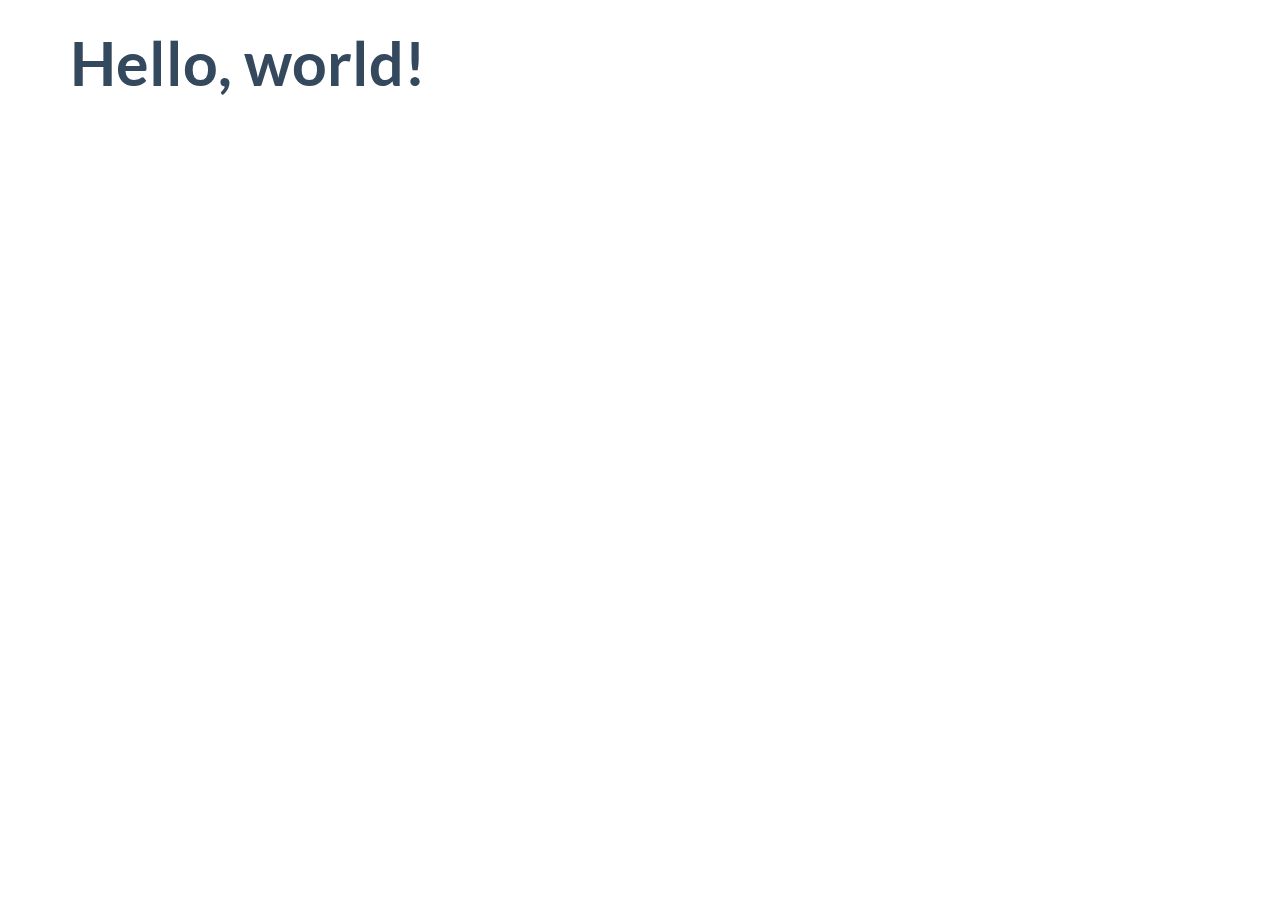
<file: static/Flat-UI-master/dist/index.html>
<!DOCTYPE html>
<html lang="en">
  <head>
    <meta charset="utf-8">
    <title>Flat UI Free 101 Template</title>
    <meta name="viewport" content="width=device-width, initial-scale=1.0">

    <!-- Loading Bootstrap -->
    <link href="../dist/css/vendor/bootstrap/css/bootstrap.min.css" rel="stylesheet">

    <!-- Loading Flat UI -->
    <link href="../dist/css/flat-ui.min.css" rel="stylesheet">

    <link rel="shortcut icon" href="img/favicon.ico">

    <!-- HTML5 shim, for IE6-8 support of HTML5 elements. All other JS at the end of file. -->
    <!--[if lt IE 9]>
      <script src="js/vendor/html5shiv.js"></script>
      <script src="js/vendor/respond.min.js"></script>
    <![endif]-->
  </head>
  <body>
    <div class="container">
        <h1>Hello, world!</h1>
    </div>
    <!-- /.container -->


    <!-- jQuery (necessary for Flat UI's JavaScript plugins) -->
    <script src="../dist/js/vendor/jquery.min.js"></script>
    <!-- Include all compiled plugins (below), or include individual files as needed -->
    <script src="../dist/js/vendor/video.js"></script>
    <script src="../dist/js/flat-ui.min.js"></script>

  </body>
</html>
</file>
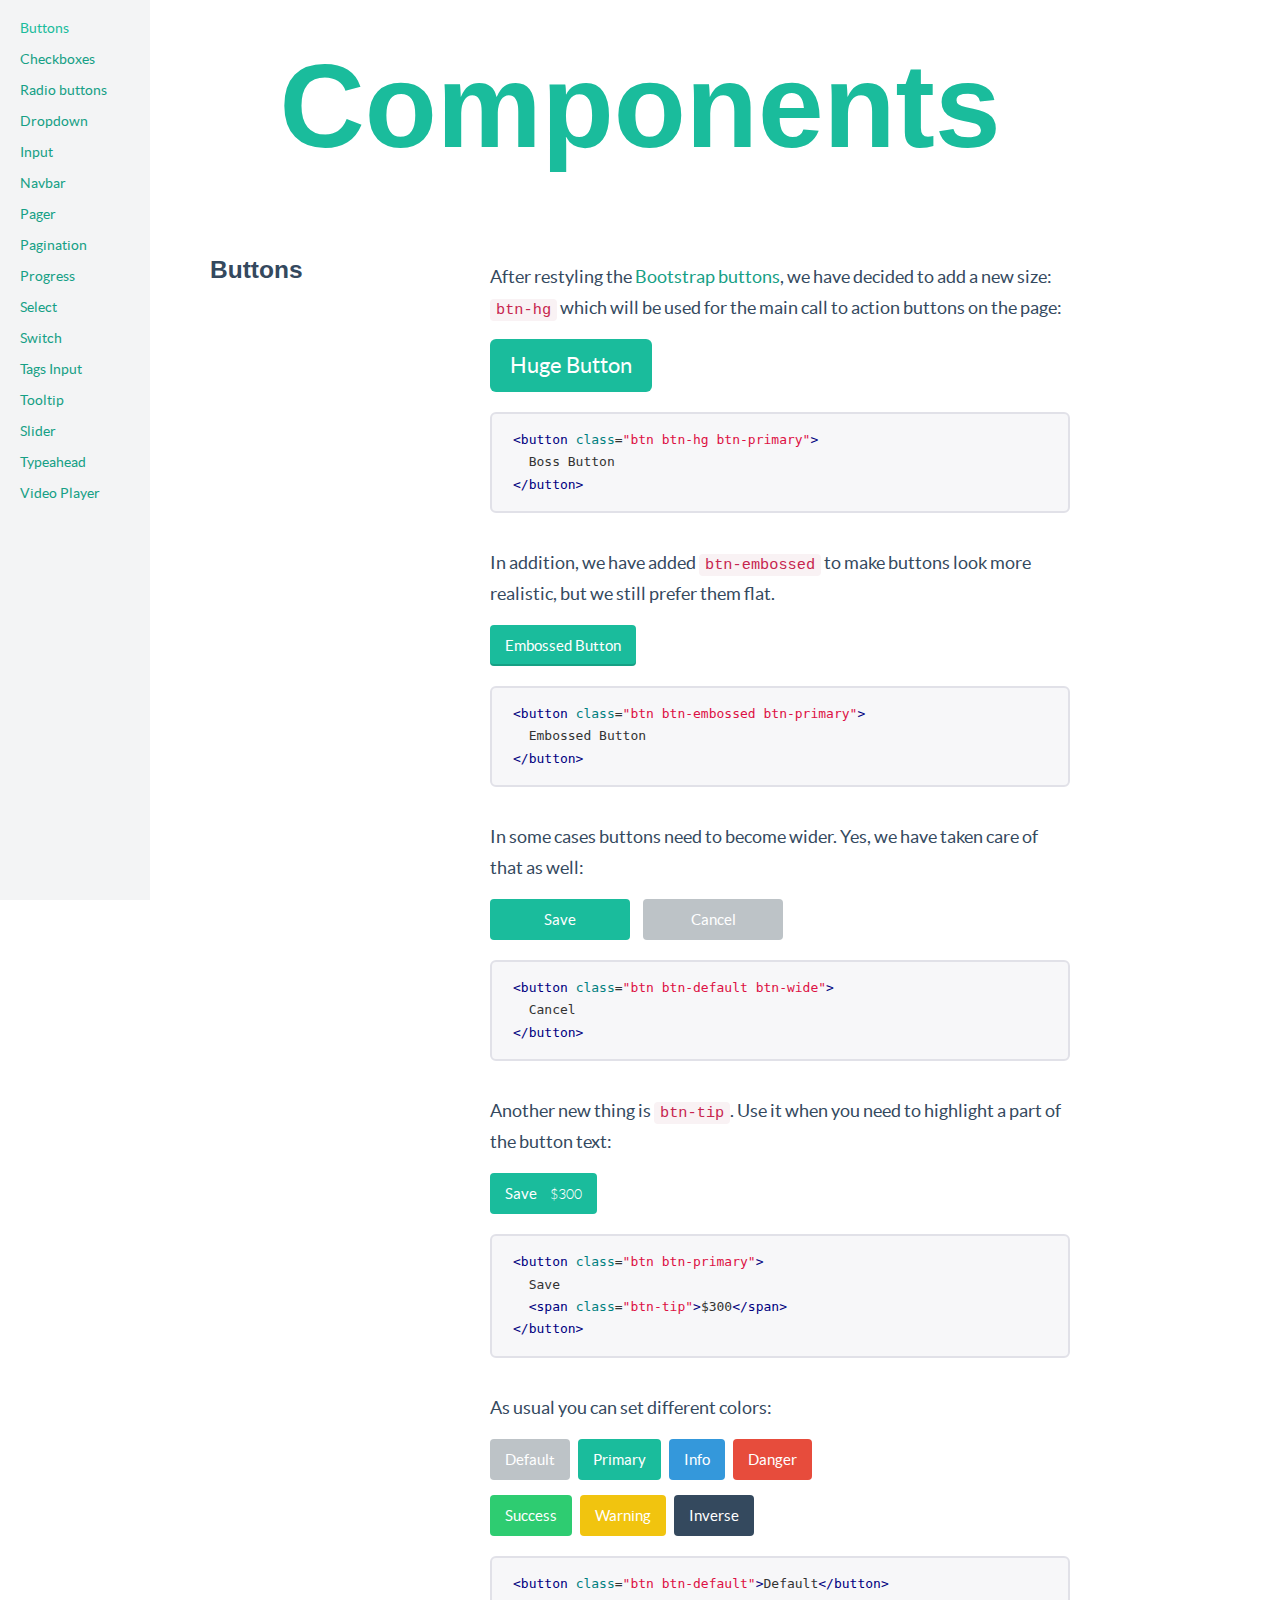
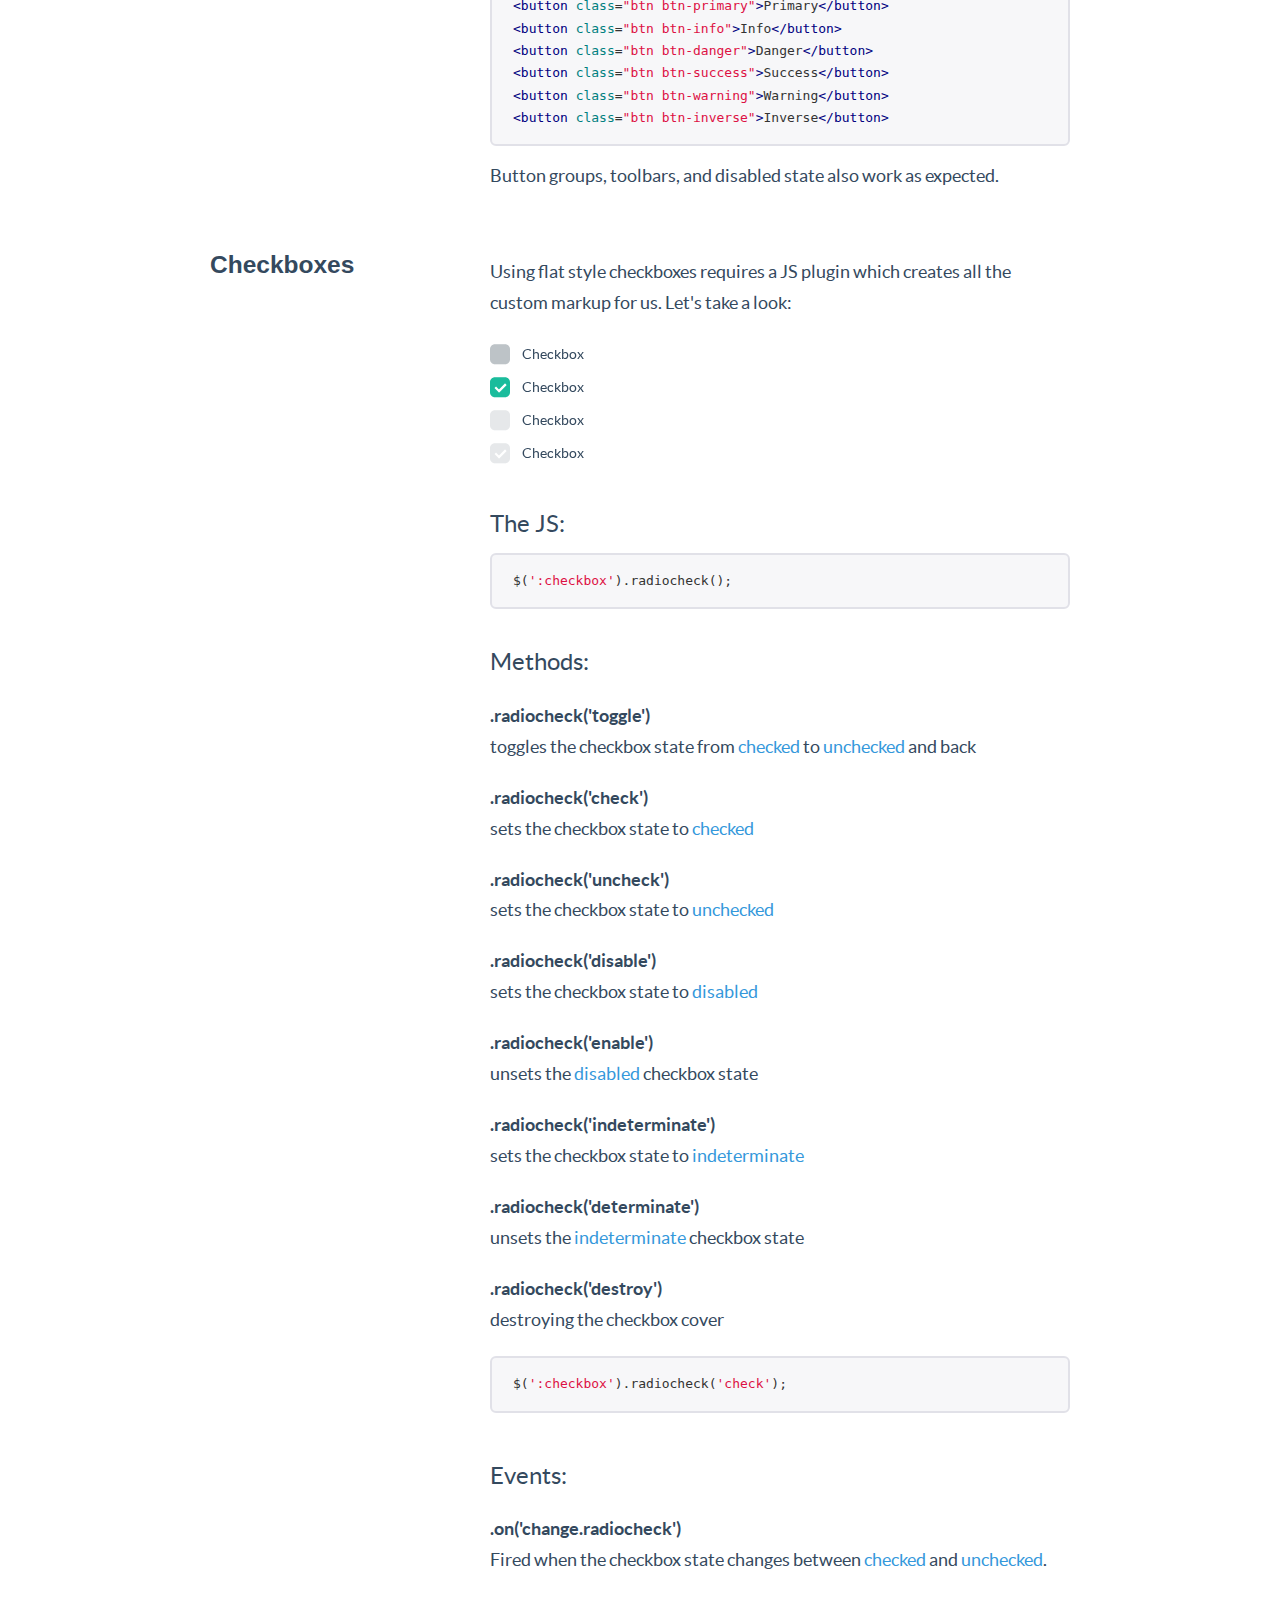
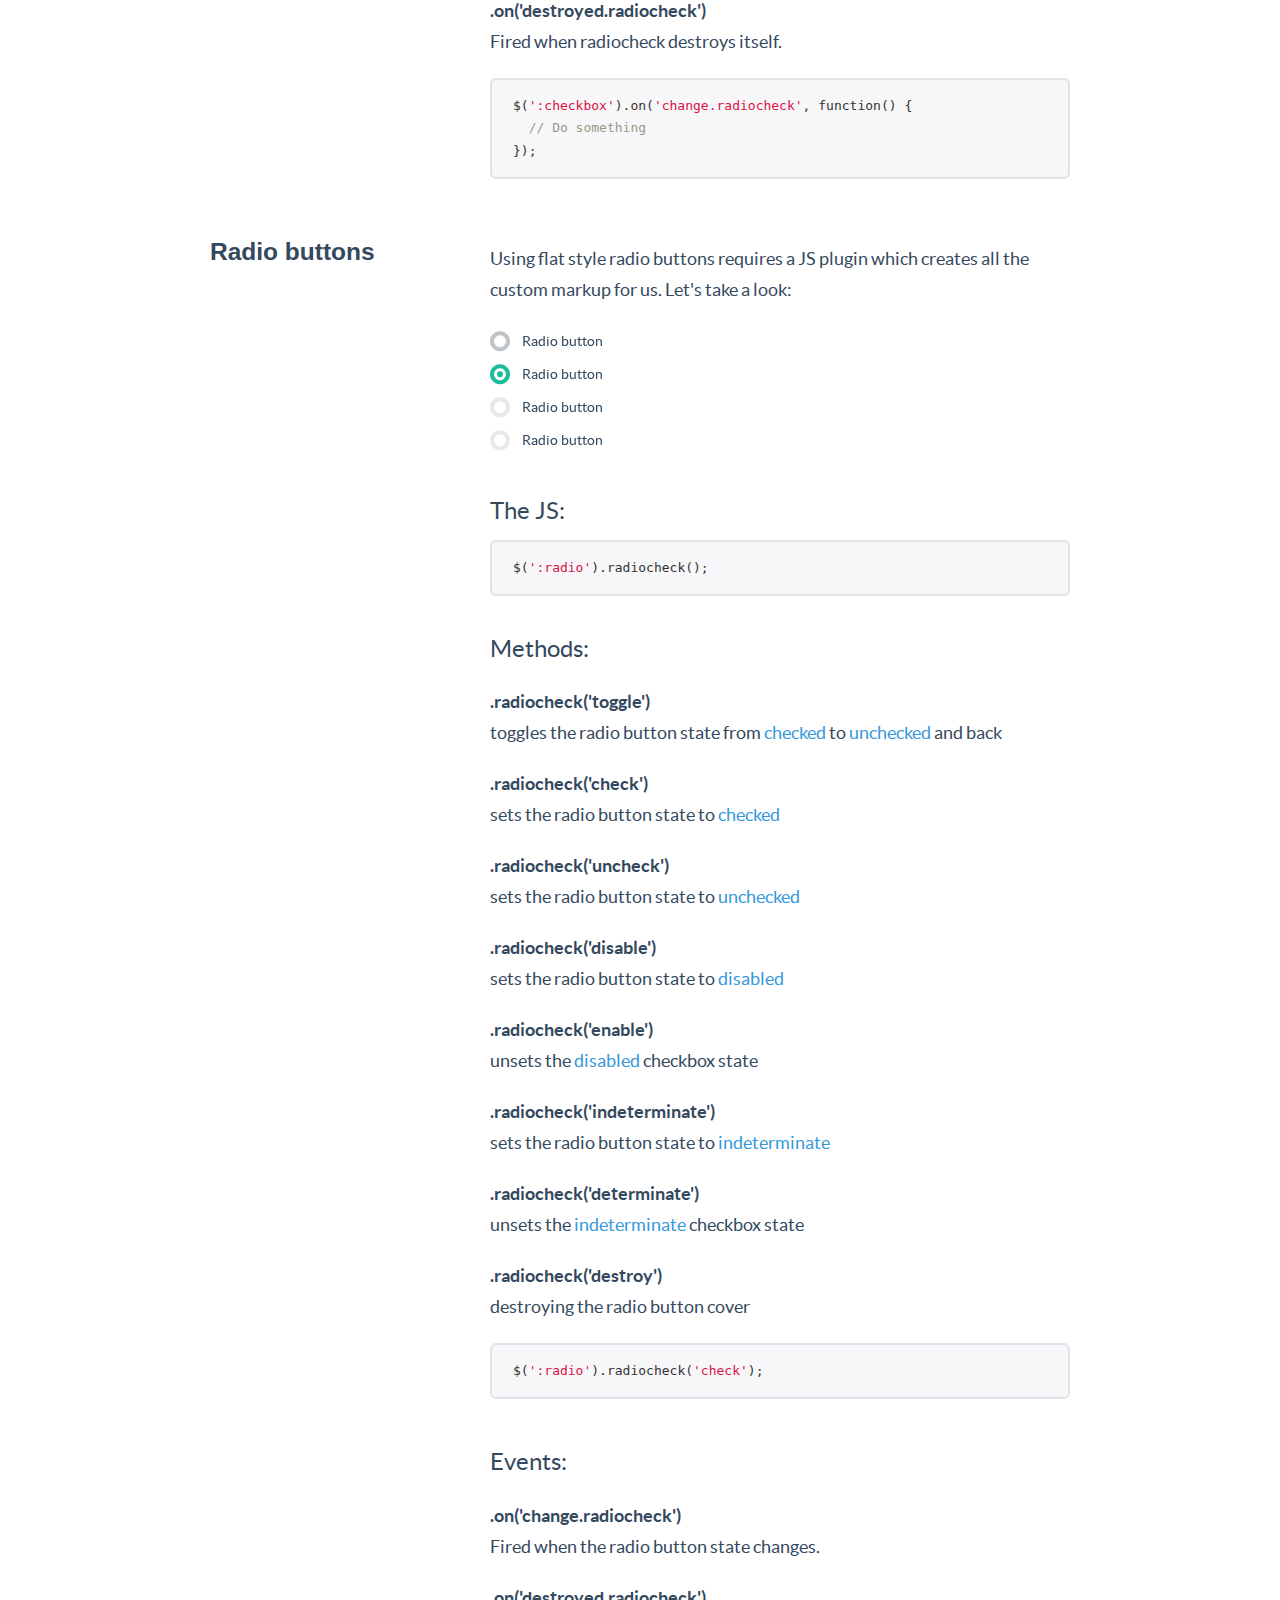
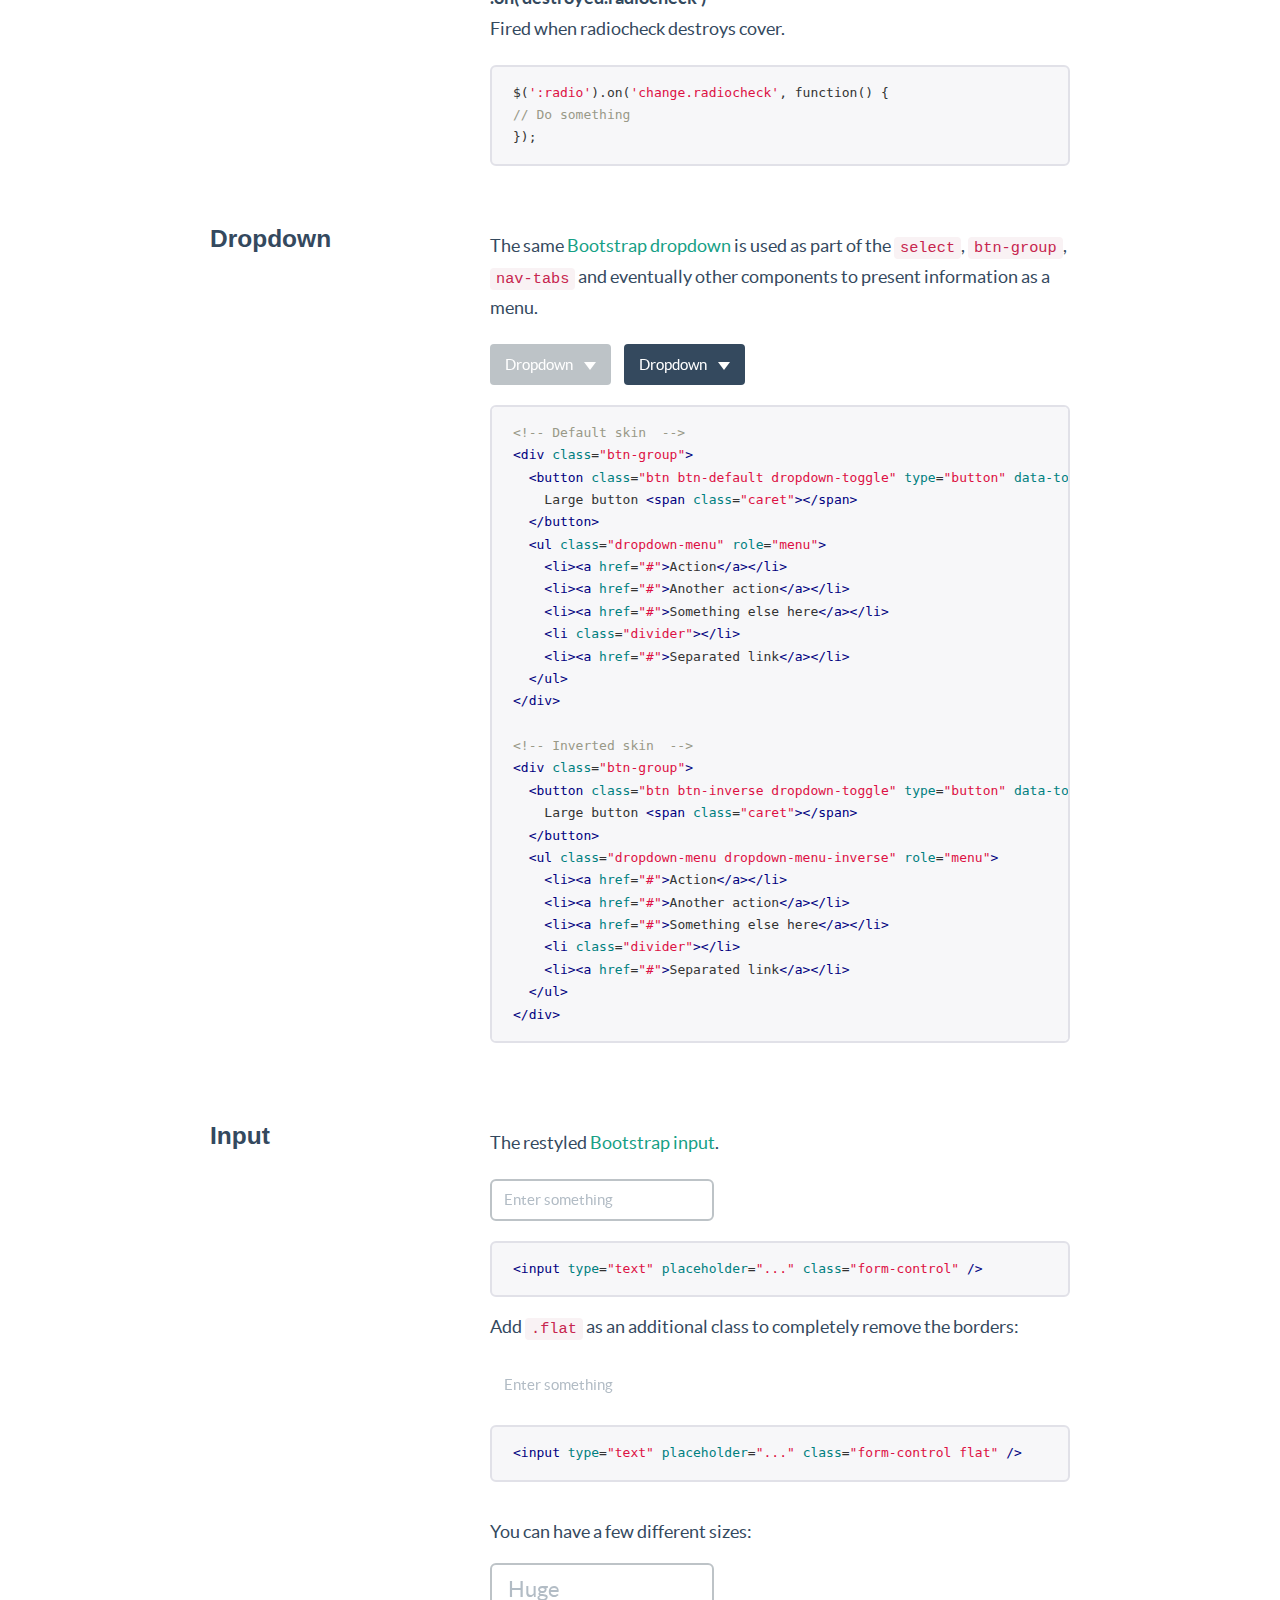
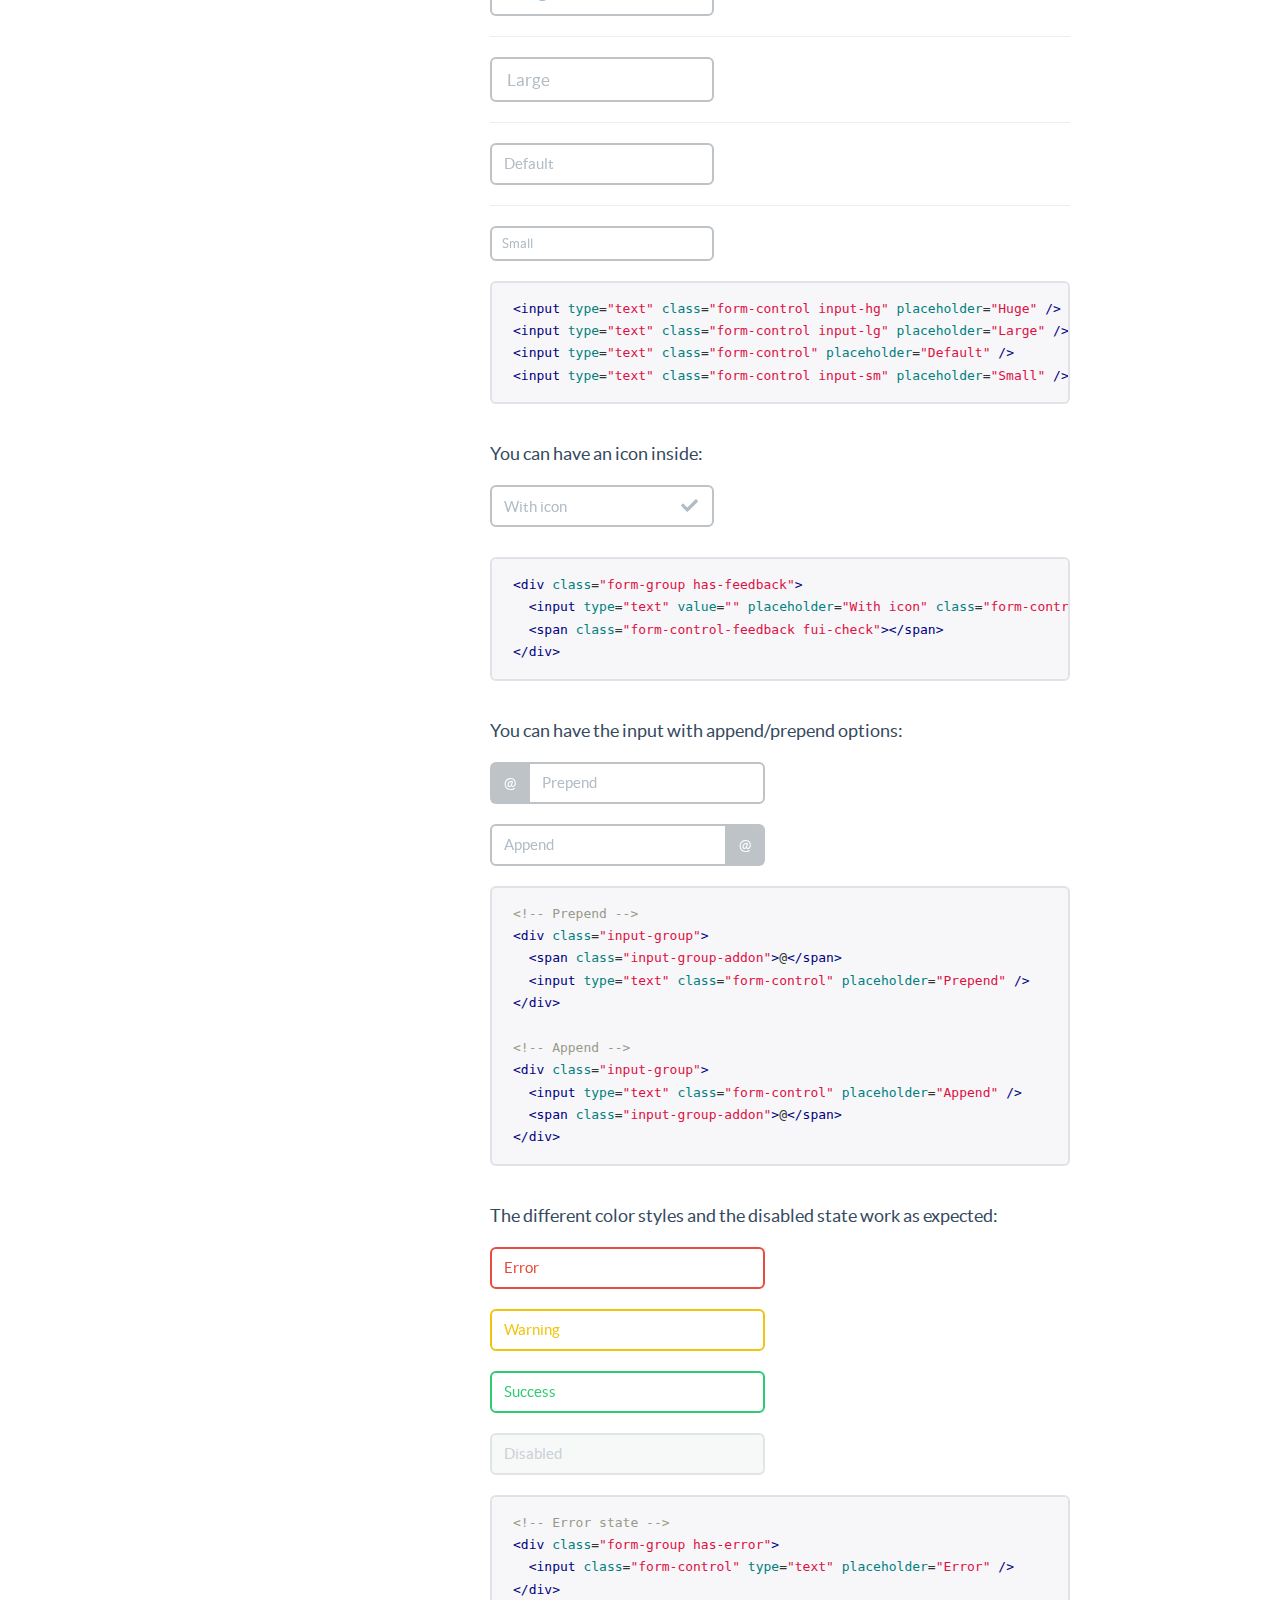
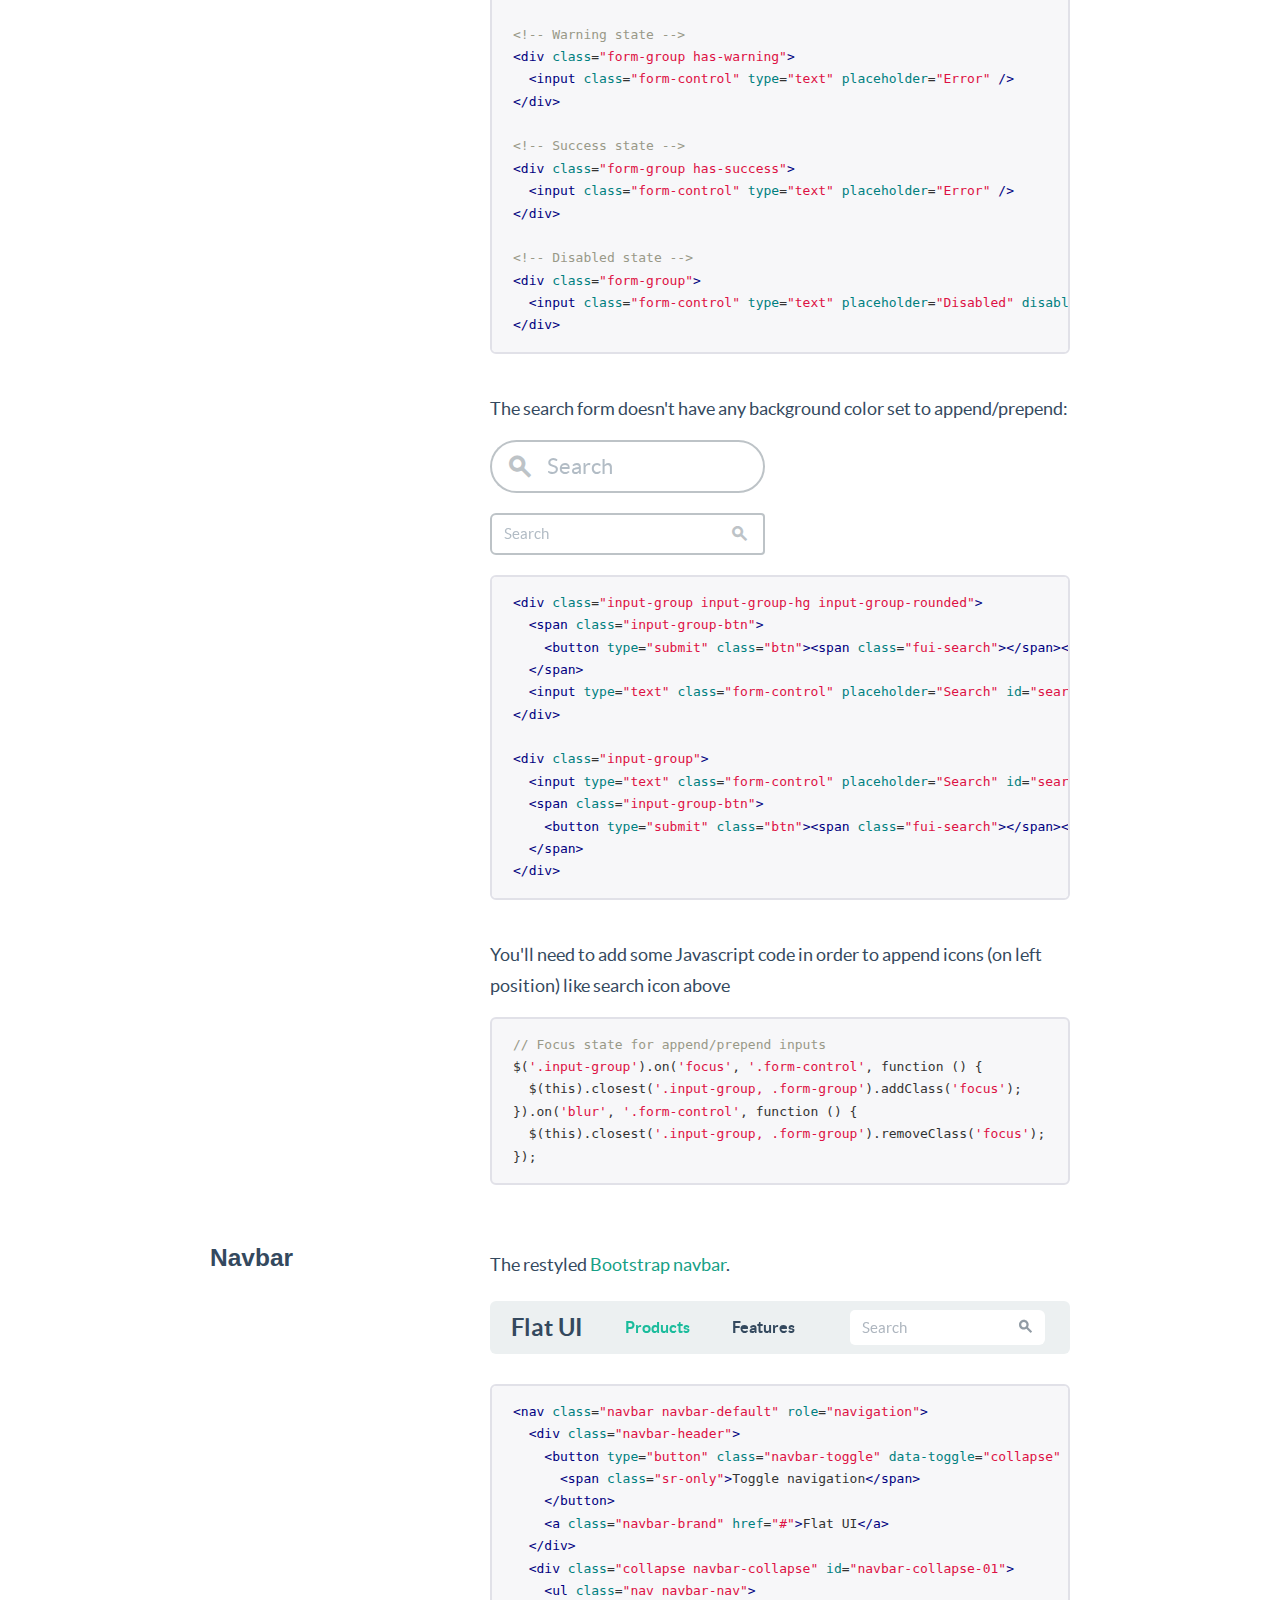
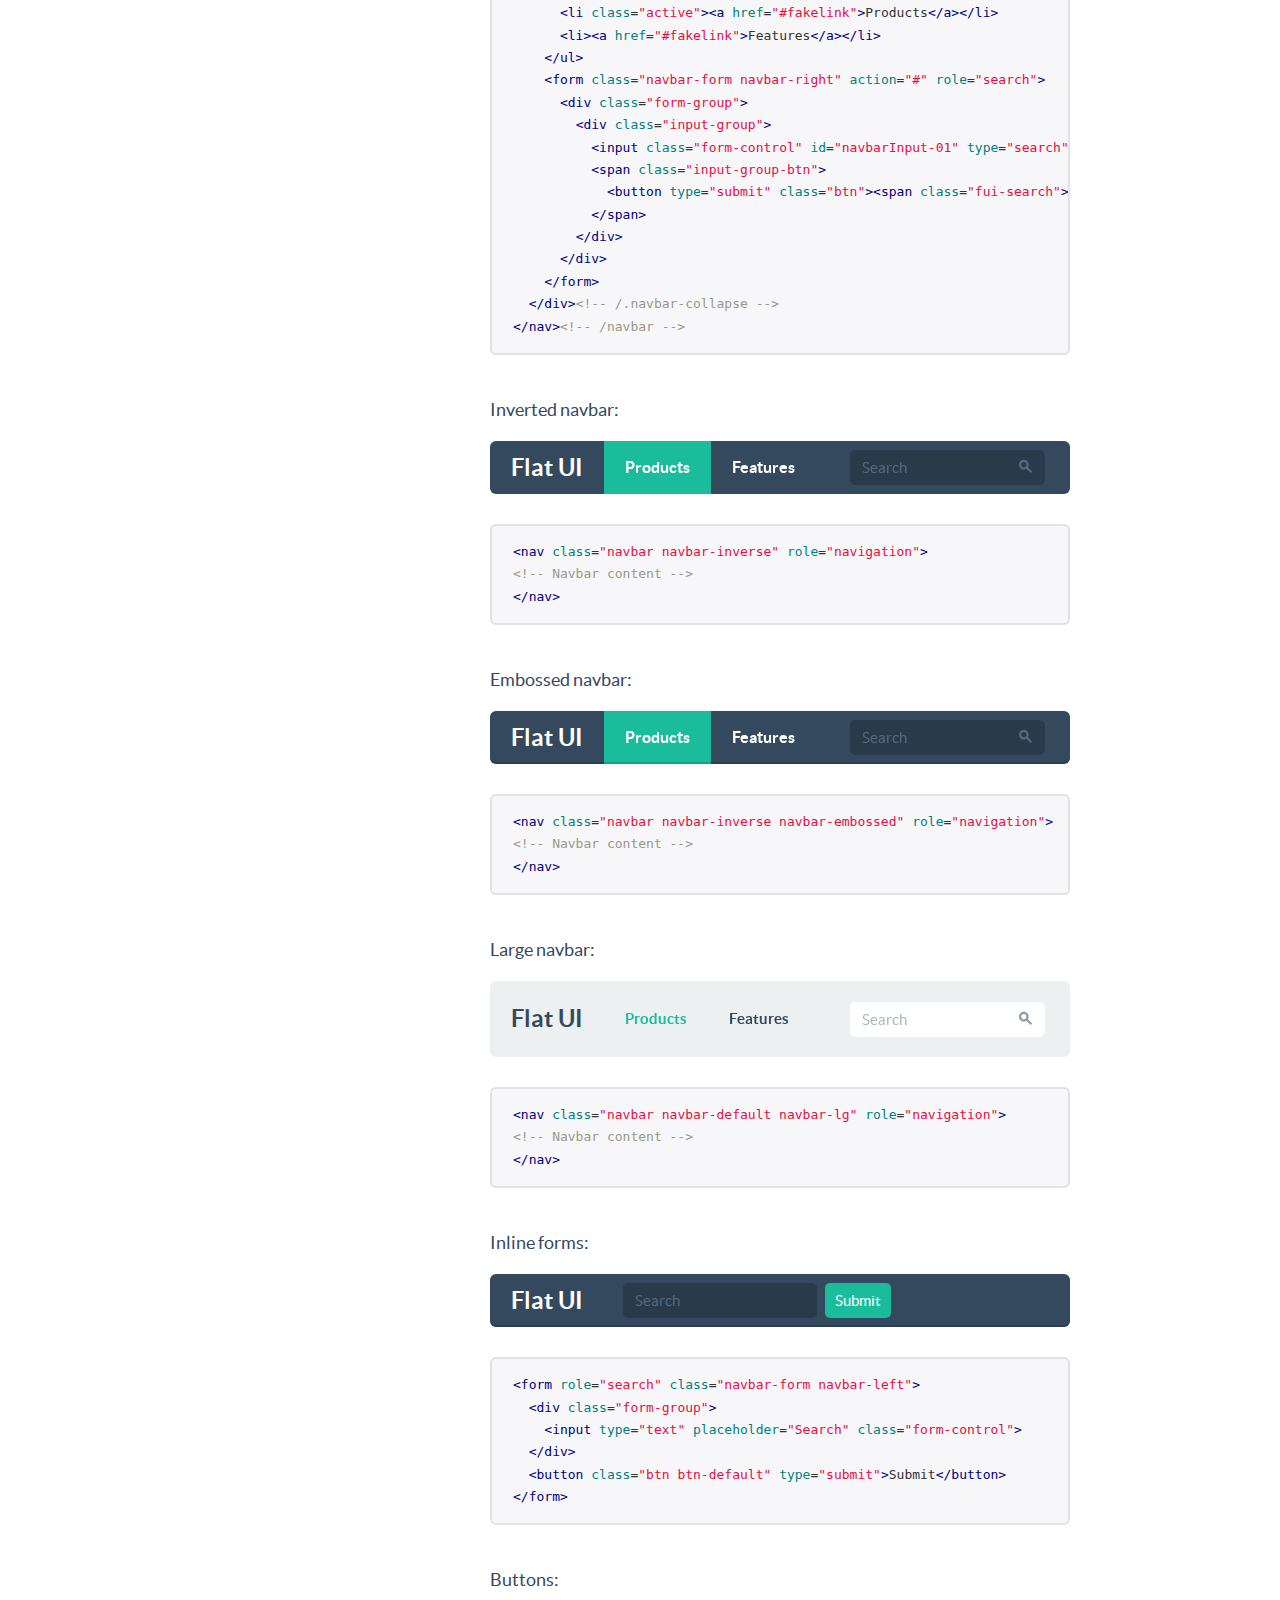
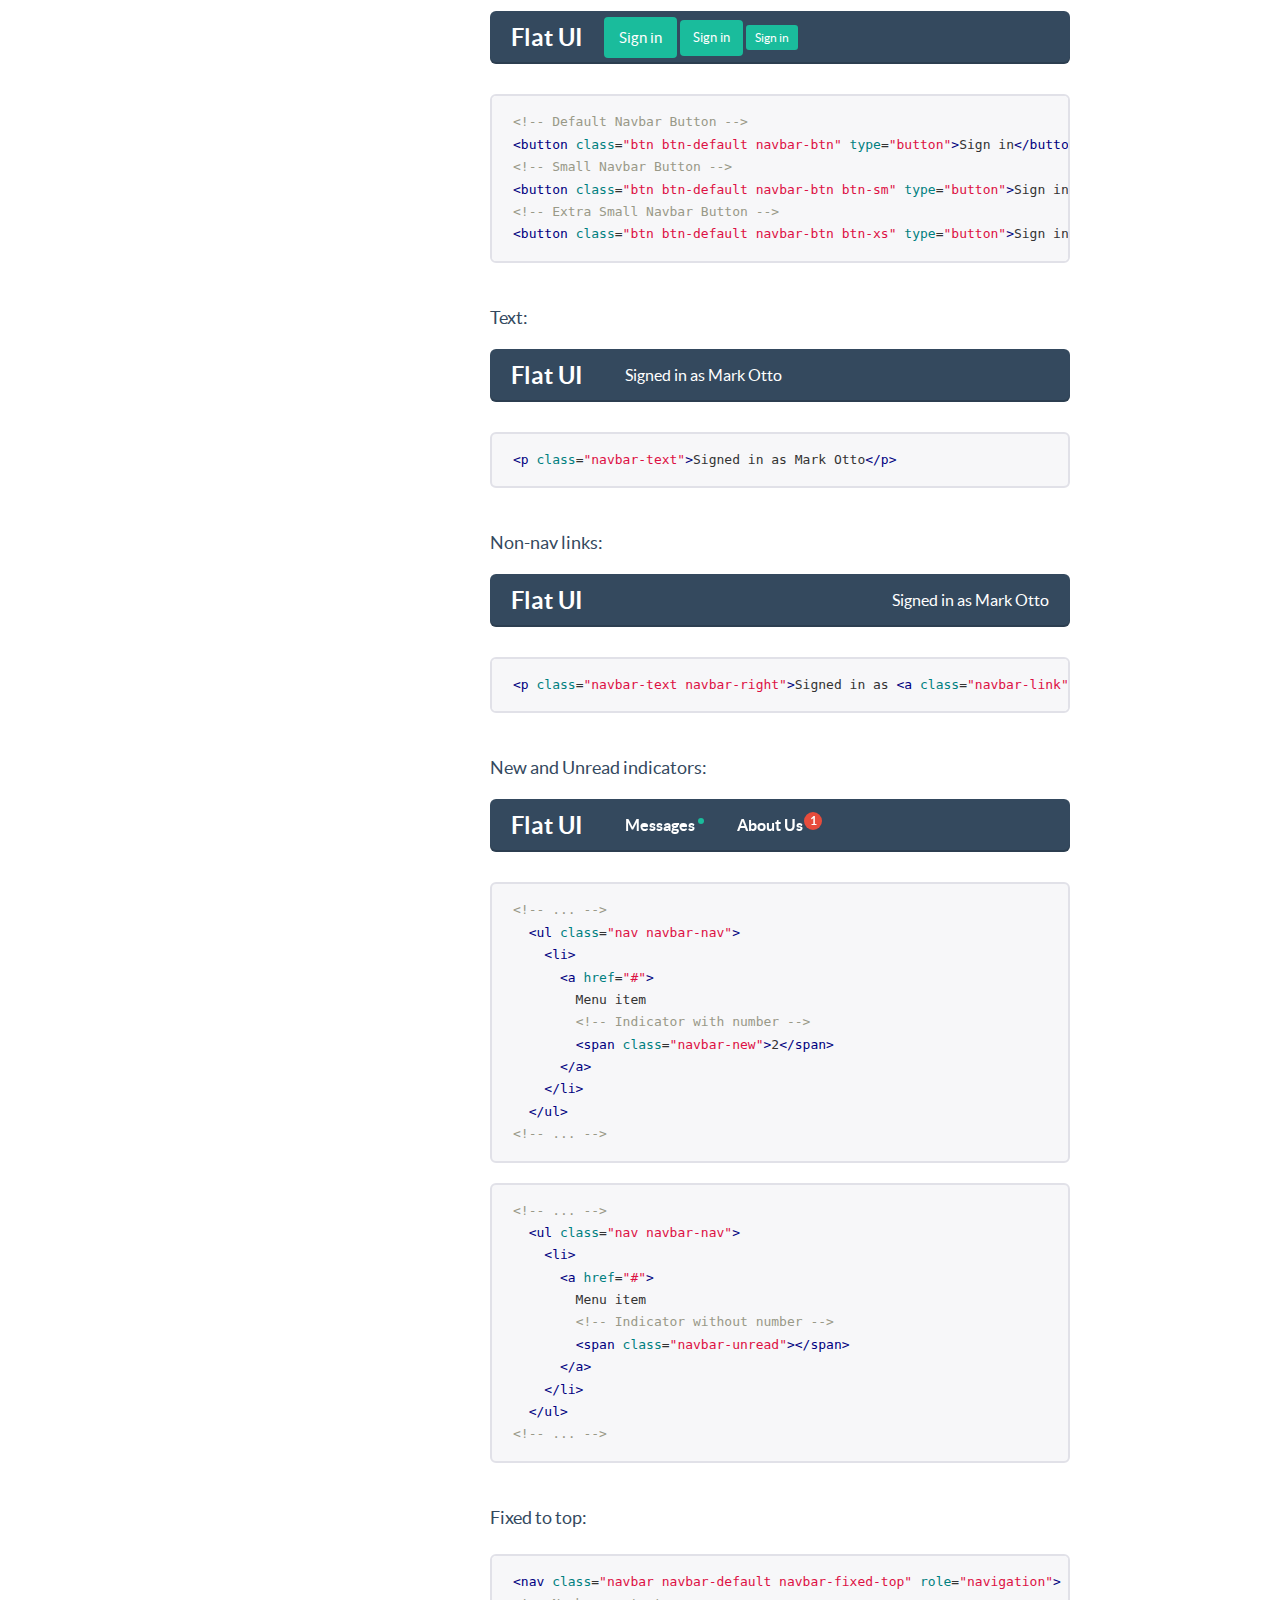
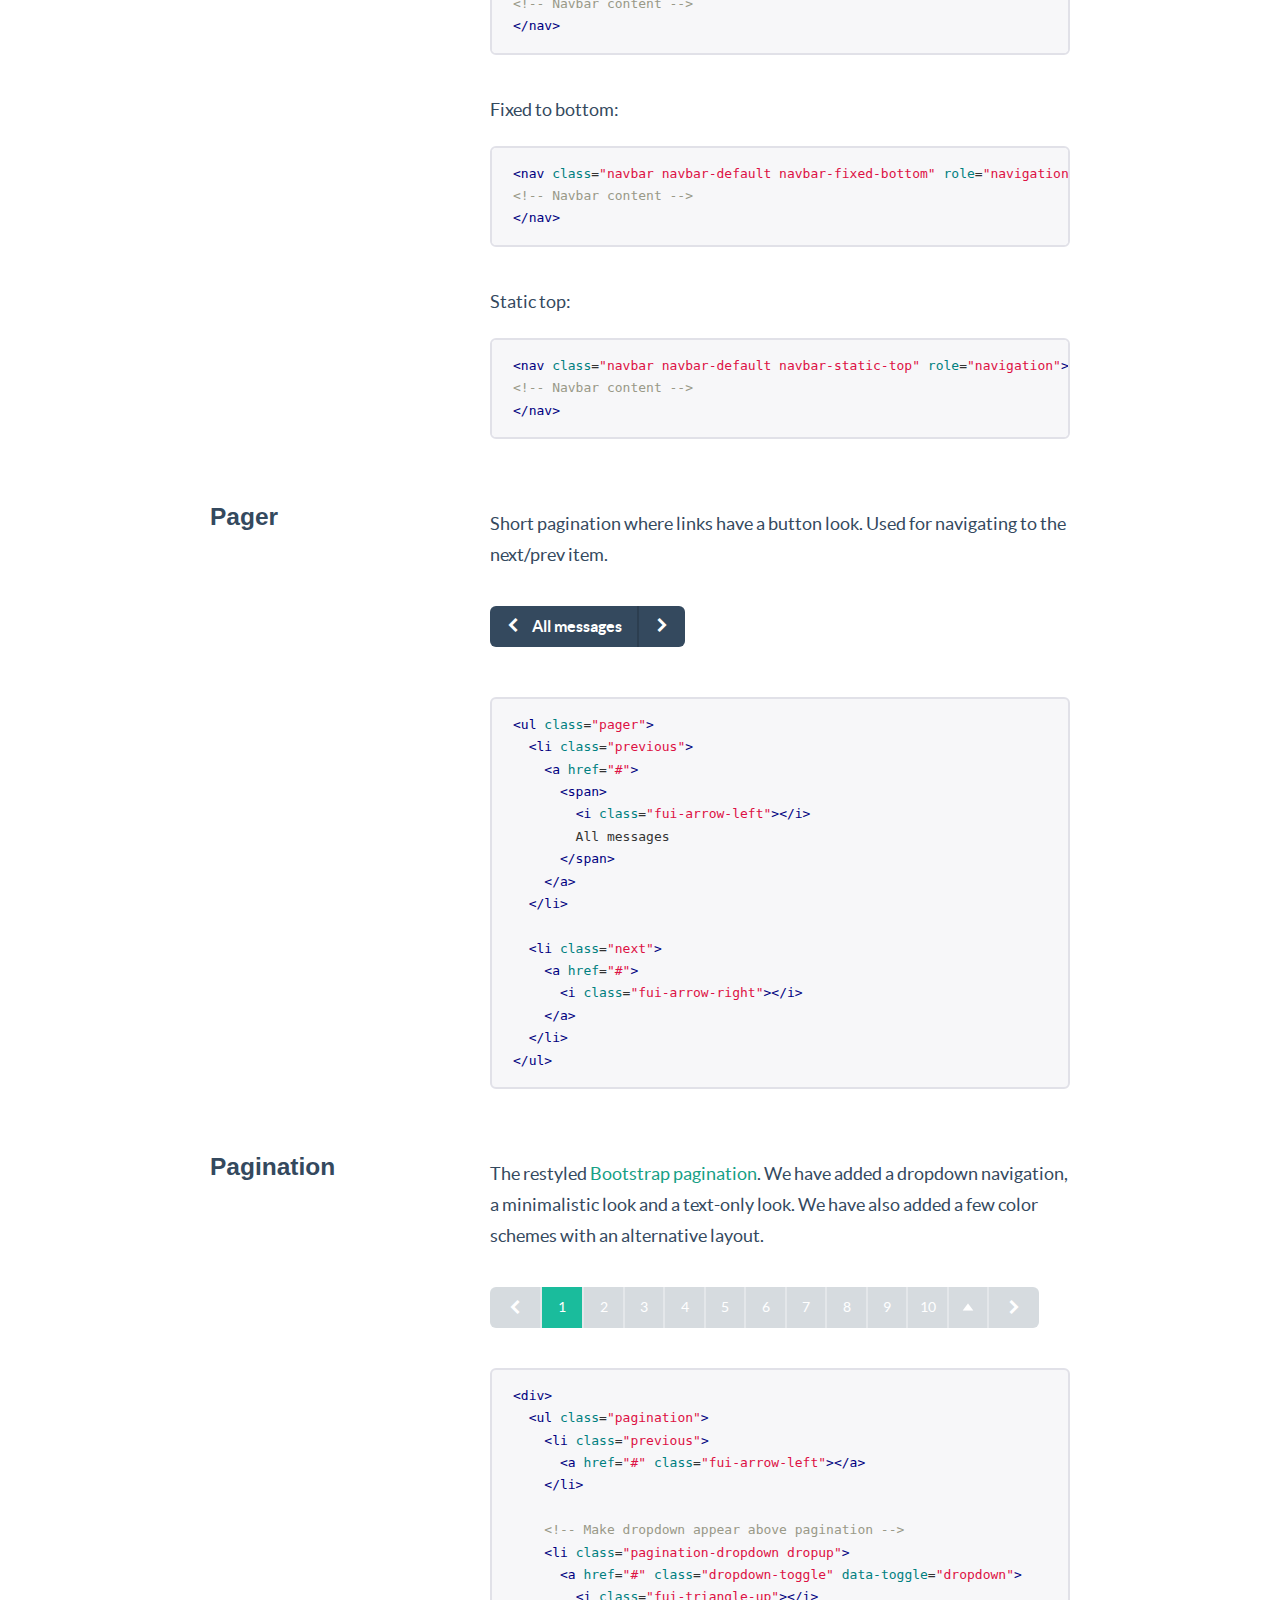
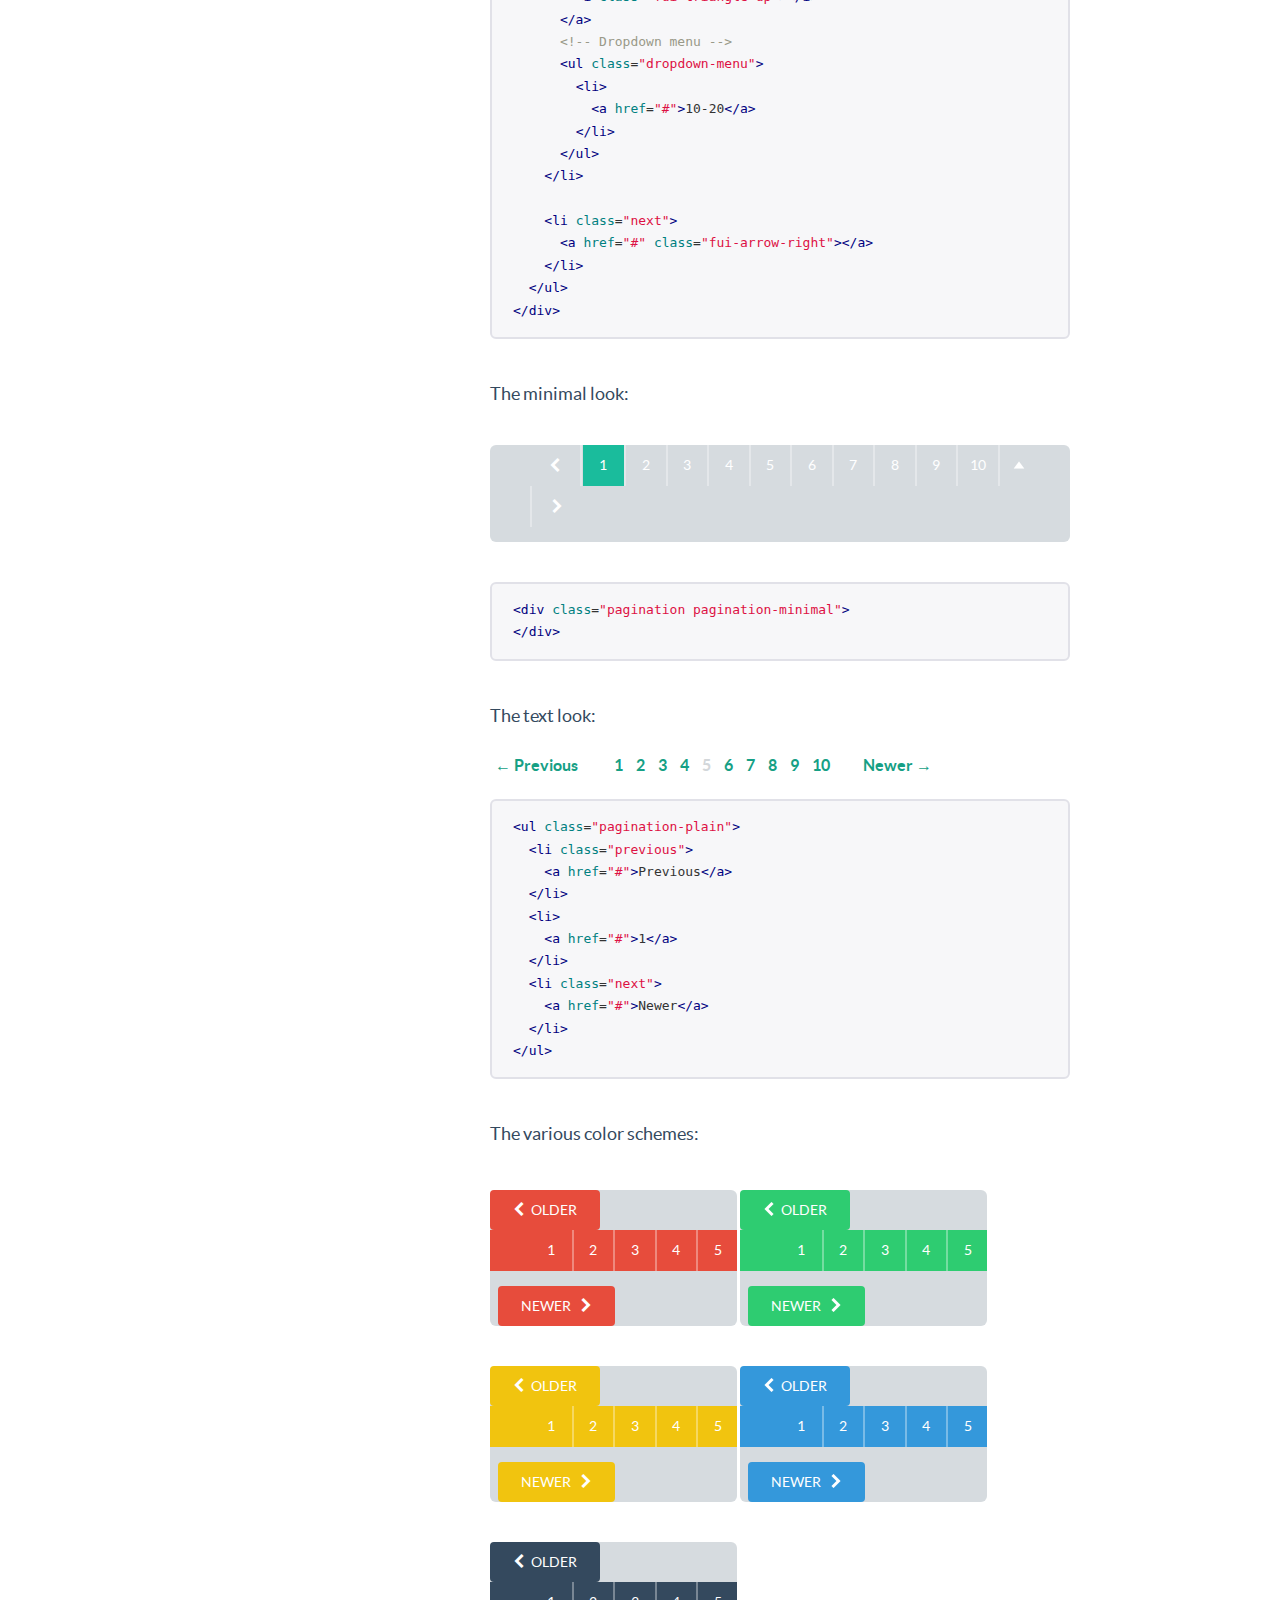
<file: static/Flat-UI-master/docs/components.html>
<!DOCTYPE html>
<html lang="en">
  <head>
    <meta charset="utf-8">
    <title>Components &middot; Flat UI Free</title>
    <meta name="viewport" content="width=device-width, initial-scale=1.0">

    <!-- Loading Bootstrap -->
    <link href="../dist/css/vendor/bootstrap/css/bootstrap.min.css" rel="stylesheet">

    <!-- Loading Flat UI -->
    <link href="../dist/css/flat-ui.min.css" rel="stylesheet">
    <link href="assets/css/docs.css" rel="stylesheet">

    <link rel="shortcut icon" href="../img/favicon.ico">

    <!-- HTML5 shim, for IE6-8 support of HTML5 elements. All other JS at the end of file. -->
    <!--[if lt IE 9]>
      <script src="../dist/js/vendor/html5shiv.js"></script>
      <script src="../dist/js/vendor/respond.min.js"></script>
    <![endif]-->
  </head>
  <body>
    <ul class="demo-sidebar hide-on-tablets">
      <li><a href="#fui-button">Buttons</a></li>
      <li><a href="#fui-checkbox">Checkboxes</a></li>
      <li><a href="#fui-radio">Radio buttons</a></li>
      <li><a href="#fui-dropdown">Dropdown</a></li>
      <li><a href="#fui-input">Input</a></li>
      <li><a href="#fui-navbar">Navbar</a></li>
      <li><a href="#fui-pager">Pager</a></li>
      <li><a href="#fui-pagination">Pagination</a></li>
      <li><a href="#fui-progress">Progress</a></li>
      <li><a href="#fui-select">Select</a></li>
      <li><a href="#fui-switch">Switch</a></li>
      <li><a href="#fui-tagsinput">Tags Input</a></li>
      <li><a href="#fui-tooltip">Tooltip</a></li>
      <li><a href="#fui-slider">Slider</a></li>
      <li><a href="#fui-typeahead">Typeahead</a></li>
      <li><a href="#fui-videoplayer">Video Player</a></li>
    </ul> <!-- /nav -->

		<h1 class="demo-headline">Components</h1>
    <div class="container">
    	<div id="fui-button"></div>

      <div class="demo-row">
        <div class="demo-title">
          <h3>Buttons</h3>
        </div>

        <div class="demo-content">
          <p>
            After restyling the <a href="http://getbootstrap.com/css/#buttons">Bootstrap buttons</a>, we have decided to add a new size: <code>btn-hg</code> which will be used for the main call to action buttons on the page:
          </p>
          <p class="mbl">
            <button class="btn btn-hg btn-primary">Huge Button</button>
          </p>
<pre class="prettyprint">
&lt;button class="btn btn-hg btn-primary"&gt;
  Boss Button
&lt;/button&gt;
</pre>

          <p class="ptl">
            In addition, we have added <code>btn-embossed</code> to make buttons look more realistic, but we still prefer them flat.
          </p>
          <p class="mbl">
            <button class="btn btn-embossed btn-primary">Embossed Button</button>
          </p>
<pre class="prettyprint">
&lt;button class="btn btn-embossed btn-primary"&gt;
  Embossed Button
&lt;/button&gt;
</pre>

          <p class="ptl">
            In some cases buttons need to become wider. Yes, we have taken care of that as well:
          </p>
          <p class="mbl">
            <button class="btn btn-wide btn-primary mrm">Save</button>
            <button class="btn btn-wide btn-default">Cancel</button>
          </p>
<pre class="prettyprint">
&lt;button class="btn btn-default btn-wide"&gt;
  Cancel
&lt;/button&gt;
</pre>

          <p class="ptl">
            Another new thing is <code>btn-tip</code>. Use it when you need to highlight a part of the button text:
          </p>
          <p class="mbl">
            <button class="btn btn-primary">
              Save
              <span class="btn-tip">$300</span>
            </button>
          </p>
<pre class="prettyprint">
&lt;button class="btn btn-primary"&gt;
  Save
  &lt;span class="btn-tip"&gt;$300&lt;/span&gt;
&lt;/button&gt;
</pre>

          <p class="ptl">
            As usual you can set different colors:
          </p>
          <p>
	          <button class="btn btn-default mrs">Default</button>
            <button class="btn btn-primary mrs">Primary</button>
            <button class="btn btn-info mrs">Info</button>
            <button class="btn btn-danger mrs">Danger</button>
          </p>
          <p class="mbl">
            <button class="btn btn-success mrs">Success</button>
            <button class="btn btn-warning mrs">Warning</button>
            <button class="btn btn-inverse mrs">Inverse</button>
          </p>
<pre class="prettyprint">
&lt;button class="btn btn-default"&gt;Default&lt;/button&gt;
&lt;button class="btn btn-primary"&gt;Primary&lt;/button&gt;
&lt;button class="btn btn-info"&gt;Info&lt;/button&gt;
&lt;button class="btn btn-danger"&gt;Danger&lt;/button&gt;
&lt;button class="btn btn-success"&gt;Success&lt;/button&gt;
&lt;button class="btn btn-warning"&gt;Warning&lt;/button&gt;
&lt;button class="btn btn-inverse"&gt;Inverse&lt;/button&gt;
</pre>

          <p>
            Button groups, toolbars, and disabled state also work as expected.
          </p>

          <div id="fui-checkbox"></div>
        </div>
      </div><!-- /.demo-row -->


      <div class="demo-row">
        <div class="demo-title">
          <h3>Checkboxes</h3>
        </div>

        <div class="demo-content">
          <p>
            Using flat style checkboxes requires a JS plugin which creates all the custom markup for us. Let's take a look:
          </p>
          <form action="#">
            <div class="row">
              <div class="col-md-6">
                <label class="checkbox" for="checkbox1">
                  <input type="checkbox" value="" id="checkbox1" data-toggle="checkbox">
                  Checkbox
                </label>
                <label class="checkbox" for="checkbox2">
                  <input type="checkbox" value="" id="checkbox2" checked="checked" data-toggle="checkbox">
                  Checkbox
                </label>
                <label class="checkbox" for="checkbox3">
                  <input type="checkbox" value="" id="checkbox3" data-toggle="checkbox" disabled="">
                  Checkbox
                </label>
                <label class="checkbox" for="checkbox4">
                  <input type="checkbox" value="" id="checkbox4" checked="checked" data-toggle="checkbox" disabled="">
                  Checkbox
                </label>
              </div>
            </div>
          </form>

          <h6 class="ptl">The JS:</h6>
<pre class="prettyprint">
$(':checkbox').radiocheck();
</pre>

          <div class="pvm">
            <h6>Methods:</h6>
          </div>
          <p class="mbl">
            <strong>.radiocheck('toggle')</strong>
            <br/>
            toggles the checkbox state from <span class="text-info">checked</span>
            to <span class="text-info">unchecked</span> and back
          </p>
          <p class="mbl">
            <strong>.radiocheck('check')</strong>
            <br/>
            sets the checkbox state to <span class="text-info">checked</span>
          </p>
          <p class="mbl">
            <strong>.radiocheck('uncheck')</strong>
            <br/>
            sets the checkbox state to <span class="text-info">unchecked</span>
          </p>
          <p class="mbl">
            <strong>.radiocheck('disable')</strong>
            <br/>
            sets the checkbox state to <span class="text-info">disabled</span>
          </p>
          <p class="mbl">
            <strong>.radiocheck('enable')</strong>
            <br/>
            unsets the <span class="text-info">disabled</span> checkbox state
          </p>
          <p class="mbl">
            <strong>.radiocheck('indeterminate')</strong>
            <br/>
            sets the checkbox state to <span class="text-info">indeterminate</span>
          </p>
          <p class="mbl">
            <strong>.radiocheck('determinate')</strong>
            <br/>
            unsets the <span class="text-info">indeterminate</span> checkbox state
          </p>
          <p class="mbl">
            <strong>.radiocheck('destroy')</strong>
            <br/>
            destroying the checkbox cover
          </p>
<pre class="prettyprint">
$(':checkbox').radiocheck('check');
</pre>

          <div class="pbm ptl">
            <h6>Events:</h6>
          </div>
          <p class="mbl">
            <strong>.on('change.radiocheck')</strong>
            <br/>
            Fired when the checkbox state changes between
            <span class="text-info">checked</span> and
            <span class="text-info">unchecked</span>.
          </p>
          <p class="mbl">
            <strong>.on('destroyed.radiocheck')</strong>
            <br/>
            Fired when radiocheck destroys itself.
          </p>
<pre class="prettyprint">
$(':checkbox').on('change.radiocheck', function() {
  // Do something
});
</pre>
          <div id="fui-radio"></div>
        </div> <!-- /.demo-content -->
      </div> <!-- /.demo-row -->


      <div class="demo-row">
        <div class="demo-title">
          <h3>Radio buttons</h3>
        </div>

        <div class="demo-content">
          <p>
            Using flat style radio buttons requires a JS plugin which creates all the custom markup for us. Let's take a look:
          </p>
          <form action="#">
            <div class="row">
              <div class="col-md-6">
                <label class="radio" for="radio1">
                  <input type="radio" name="optionsRadios1" value="" id="radio1" data-toggle="radio">
                  Radio button
                </label>
                <label class="radio" for="radio2">
                  <input type="radio" name="optionsRadios1" value="" id="radio2" data-toggle="radio" checked="checked" >
                  Radio button
                </label>
                <label class="radio" for="radio3">
                  <input type="radio" name="optionsRadios1" value="" id="radio3" data-toggle="radio" disabled="">
                  Radio button
                </label>
                <label class="radio" for="radio4">
                  <input type="radio" name="optionsRadios1" value="" id="radio4" data-toggle="radio" disabled="">
                  Radio button
                </label>
              </div>
            </div>
          </form>

          <h6 class="ptl">The JS:</h6>
<pre class="prettyprint">
$(':radio').radiocheck();
</pre>

          <div class="pvm">
            <h6>Methods:</h6>
          </div>
          <p class="mbl">
            <strong>.radiocheck('toggle')</strong>
            <br/>
            toggles the radio button state from <span class="text-info">checked</span>
            to <span class="text-info">unchecked</span> and back
          </p>
          <p class="mbl">
            <strong>.radiocheck('check')</strong>
            <br/>
            sets the radio button state to <span class="text-info">checked</span>
          </p>
          <p class="mbl">
            <strong>.radiocheck('uncheck')</strong>
            <br/>
            sets the radio button state to <span class="text-info">unchecked</span>
          </p>
          <p class="mbl">
            <strong>.radiocheck('disable')</strong>
            <br/>
            sets the radio button state to <span class="text-info">disabled</span>
          </p>
          <p class="mbl">
            <strong>.radiocheck('enable')</strong>
            <br/>
            unsets the <span class="text-info">disabled</span> checkbox state
          </p>
          <p class="mbl">
            <strong>.radiocheck('indeterminate')</strong>
            <br/>
            sets the radio button state to <span class="text-info">indeterminate</span>
          </p>
          <p class="mbl">
            <strong>.radiocheck('determinate')</strong>
            <br/>
            unsets the <span class="text-info">indeterminate</span> checkbox state
          </p>
          <p class="mbl">
            <strong>.radiocheck('destroy')</strong>
            <br/>
            destroying the radio button cover
          </p>
<pre class="prettyprint">
$(':radio').radiocheck('check');
</pre>

          <div class="pbm ptl">
            <h6>Events:</h6>
          </div>
          <p class="mbl">
            <strong>.on('change.radiocheck')</strong>
            <br/>
            Fired when the radio button state changes.
          </p>
          <p class="mbl">
            <strong>.on('destroyed.radiocheck')</strong>
            <br/>
            Fired when radiocheck destroys cover.
          </p>
<pre class="prettyprint">
$(':radio').on('change.radiocheck', function() {
// Do something
});
</pre>

          <div id="fui-dropdown"></div>
        </div> <!-- /.demo-content -->
      </div> <!-- /.demo-row -->
    </div><!-- /.container -->



    <div class="container">
      <div class="demo-row">
        <div class="demo-title">
          <h3>Dropdown</h3>
        </div>

        <div class="demo-content">
          <p class="mbl">
            The same <a href="http://getbootstrap.com/components/#dropdowns">Bootstrap dropdown</a> is used as part of the <code>select</code>, <code>btn-group</code>, <code>nav-tabs</code> and eventually other components to present information as a menu.
          </p>

          <div class="btn-group mrm">
            <button class="btn btn-default dropdown-toggle" type="button" data-toggle="dropdown">
              Dropdown <span class="caret"></span>
            </button>
            <ul class="dropdown-menu" role="menu">
              <li><a href="#">Action</a></li>
              <li><a href="#">Another action</a></li>
              <li><a href="#">Something else here</a></li>
              <li class="divider"></li>
              <li><a href="#">Separated link</a></li>
            </ul>
          </div>

          <div class="btn-group">
            <button class="btn btn-inverse dropdown-toggle" type="button" data-toggle="dropdown">
              Dropdown <span class="caret"></span>
            </button>
            <ul class="dropdown-menu dropdown-menu-inverse" role="menu">
              <li><a href="#">Action</a></li>
              <li><a href="#">Another action</a></li>
              <li><a href="#">Something else here</a></li>
              <li class="divider"></li>
              <li><a href="#">Separated link</a></li>
            </ul>
          </div>

          <div class="pvl">
<pre class="prettyprint">
&lt;!-- Default skin  --&gt;
&lt;div class="btn-group"&gt;
  &lt;button class="btn btn-default dropdown-toggle" type="button" data-toggle="dropdown"&gt;
    Large button &lt;span class="caret"&gt;&lt;/span&gt;
  &lt;/button&gt;
  &lt;ul class="dropdown-menu" role="menu"&gt;
    &lt;li&gt;&lt;a href="#"&gt;Action&lt;/a&gt;&lt;/li&gt;
    &lt;li&gt;&lt;a href="#"&gt;Another action&lt;/a&gt;&lt;/li&gt;
    &lt;li&gt;&lt;a href="#"&gt;Something else here&lt;/a&gt;&lt;/li&gt;
    &lt;li class="divider"&gt;&lt;/li&gt;
    &lt;li&gt;&lt;a href="#"&gt;Separated link&lt;/a&gt;&lt;/li&gt;
  &lt;/ul&gt;
&lt;/div&gt;

&lt;!-- Inverted skin  --&gt;
&lt;div class="btn-group"&gt;
  &lt;button class="btn btn-inverse dropdown-toggle" type="button" data-toggle="dropdown"&gt;
    Large button &lt;span class="caret"&gt;&lt;/span&gt;
  &lt;/button&gt;
  &lt;ul class="dropdown-menu dropdown-menu-inverse" role="menu"&gt;
    &lt;li&gt;&lt;a href="#"&gt;Action&lt;/a&gt;&lt;/li&gt;
    &lt;li&gt;&lt;a href="#"&gt;Another action&lt;/a&gt;&lt;/li&gt;
    &lt;li&gt;&lt;a href="#"&gt;Something else here&lt;/a&gt;&lt;/li&gt;
    &lt;li class="divider"&gt;&lt;/li&gt;
    &lt;li&gt;&lt;a href="#"&gt;Separated link&lt;/a&gt;&lt;/li&gt;
  &lt;/ul&gt;
&lt;/div&gt;
</pre>
          </div>

          <div id="fui-input"></div>
        </div> <!-- /.demo-content -->
      </div> <!-- /.demo-row -->

      <div class="demo-row">
        <div class="demo-title">
          <h3>Input</h3>
        </div>

        <div class="demo-content">
          <p class="mbl">
            The restyled <a href="http://getbootstrap.com/css/#forms">Bootstrap input</a>.
          </p>

          <div class="row">
            <div class="col-lg-5">
              <input type="text" value="" placeholder="Enter something" class="form-control" />
            </div>
          </div>

<pre class="prettyprint mtl">
&lt;input type="text" placeholder="..." class="form-control" /&gt;
</pre>

          <p class="mbl">Add <code>.flat</code> as an additional class to completely remove the borders:</p>

          <div class="row">
            <div class="col-lg-5">
              <input type="text" value="" placeholder="Enter something" class="form-control flat" />
            </div>
          </div>

<pre class="prettyprint mtl">
&lt;input type="text" placeholder="..." class="form-control flat" /&gt;
</pre>

          <p class="ptl">You can have a few different sizes:</p>
          <div class="row">
            <div class="col-lg-5">
              <input type="text" value="" placeholder="Huge" class="form-control input-hg" />
            </div>
          </div>
          <hr />
          <div class="row">
            <div class="col-lg-5">
              <input type="text" value="" placeholder="Large" class="form-control input-lg" />
            </div>
          </div>
          <hr />
          <div class="row">
            <div class="col-lg-5">
              <input type="text" value="" placeholder="Default" class="form-control" />
            </div>
          </div>
          <hr />
          <div class="row">
            <div class="col-lg-5">
              <input type="text" value="" placeholder="Small" class="form-control input-sm" />
            </div>
          </div>
<pre class="prettyprint mtl">
&lt;input type="text" class="form-control input-hg" placeholder="Huge" /&gt;
&lt;input type="text" class="form-control input-lg" placeholder="Large" /&gt;
&lt;input type="text" class="form-control" placeholder="Default" /&gt;
&lt;input type="text" class="form-control input-sm" placeholder="Small" /&gt;
</pre>

          <p class="ptl">You can have an icon inside:</p>
          <div class="row">
            <div class="col-lg-5">
              <div class="form-group has-feedback">
                <input type="text" value="" placeholder="With icon" class="form-control" />
                <span class="form-control-feedback fui-check"></span>
              </div>
            </div>
          </div>
<pre class="prettyprint mtm">
&lt;div class="form-group has-feedback"&gt;
  &lt;input type="text" value="" placeholder="With icon" class="form-control" /&gt;
  &lt;span class="form-control-feedback fui-check"&gt;&lt;/span&gt;
&lt;/div&gt;
</pre>

          <p class="ptl">You can have the input with append/prepend options:</p>
          <div class="row mbl">
            <div class="col-lg-6">
              <div class="input-group">
                <span class="input-group-addon">@</span>
                <input class="form-control" type="text" placeholder="Prepend" />
              </div>
            </div>
          </div>

          <div class="row mbl">
            <div class="col-lg-6">
              <div class="input-group">
                <input class="form-control" type="text" placeholder="Append" />
                <span class="input-group-addon">@</span>
              </div>
            </div>
          </div>
<pre class="prettyprint mtm">
&lt;!-- Prepend --&gt;
&lt;div class="input-group"&gt;
  &lt;span class="input-group-addon"&gt;@&lt;/span&gt;
  &lt;input type="text" class="form-control" placeholder="Prepend" /&gt;
&lt;/div&gt;

&lt;!-- Append --&gt;
&lt;div class="input-group"&gt;
  &lt;input type="text" class="form-control" placeholder="Append" /&gt;
  &lt;span class="input-group-addon"&gt;@&lt;/span&gt;
&lt;/div&gt;
</pre>

          <div class="ptl">
            <p>
              The different color styles and the disabled state work as expected:
            </p>
            <div class="row">
              <div class="col-lg-6">
                <div class="form-group has-error">
                  <input class="form-control" type="text" placeholder="Error" />
                </div>
              </div>
            </div>
            <div class="row">
              <div class="col-lg-6">
                <div class="form-group has-warning">
                  <input class="form-control" type="text" placeholder="Warning" />
                </div>
              </div>
            </div>
            <div class="row">
              <div class="col-lg-6">
                <div class="form-group has-success">
                  <input class="form-control" type="text" placeholder="Success" />
                </div>
              </div>
            </div>
            <div class="row">
              <div class="col-lg-6">
                <div class="form-group">
                  <input class="form-control" type="text" placeholder="Disabled" disabled />
                </div>
              </div>
            </div>
          </div>

<pre class="prettyprint">
&lt;!-- Error state --&gt;
&lt;div class="form-group has-error"&gt;
  &lt;input class="form-control" type="text" placeholder="Error" /&gt;
&lt;/div&gt;

&lt;!-- Warning state --&gt;
&lt;div class="form-group has-warning"&gt;
  &lt;input class="form-control" type="text" placeholder="Error" /&gt;
&lt;/div&gt;

&lt;!-- Success state --&gt;
&lt;div class="form-group has-success"&gt;
  &lt;input class="form-control" type="text" placeholder="Error" /&gt;
&lt;/div&gt;

&lt;!-- Disabled state --&gt;
&lt;div class="form-group"&gt;
  &lt;input class="form-control" type="text" placeholder="Disabled" disabled /&gt;
&lt;/div&gt;
</pre>

          <p class="ptl mtl">
            The search form doesn't have any background color set to append/prepend:
          </p>
          <div class="row">
            <div class="col-lg-6">
              <div class="form-group">
                <div class="input-group input-group-hg input-group-rounded">
                  <span class="input-group-btn">
                    <button type="submit" class="btn"><span class="fui-search"></span></button>
                  </span>
                  <input type="text" class="form-control" placeholder="Search" id="search-query-2">
                </div>
              </div>
            </div>
          </div>

          <div class="row">
            <div class="col-lg-6">
              <div class="form-group">
                <div class="input-group">
                  <input type="text" class="form-control" placeholder="Search" id="search-query-3">
                  <span class="input-group-btn">
                    <button type="submit" class="btn"><span class="fui-search"></span></button>
                  </span>
                </div>
              </div>
            </div>
          </div>

<pre class="prettyprint">
&lt;div class="input-group input-group-hg input-group-rounded"&gt;
  &lt;span class="input-group-btn"&gt;
    &lt;button type="submit" class="btn"&gt;&lt;span class="fui-search"&gt;&lt;/span&gt;&lt;/button&gt;
  &lt;/span&gt;
  &lt;input type="text" class="form-control" placeholder="Search" id="search-query-2"&gt;
&lt;/div&gt;

&lt;div class="input-group"&gt;
  &lt;input type="text" class="form-control" placeholder="Search" id="search-query-3"&gt;
  &lt;span class="input-group-btn"&gt;
    &lt;button type="submit" class="btn"&gt;&lt;span class="fui-search"&gt;&lt;/span&gt;&lt;/button&gt;
  &lt;/span&gt;
&lt;/div&gt;
</pre>

    
          <p class="ptl mtl">
            You'll need to add some Javascript code in order to append icons (on left position) like search icon above
          </p>

<pre class="prettyprint">
// Focus state for append/prepend inputs
$('.input-group').on('focus', '.form-control', function () {
  $(this).closest('.input-group, .form-group').addClass('focus');
}).on('blur', '.form-control', function () {
  $(this).closest('.input-group, .form-group').removeClass('focus');
});
</pre>

          <div id="fui-navbar"></div>
        </div> <!-- /.demo-content -->
      </div> <!-- /.demo-row -->

      <div class="demo-row">
        <div class="demo-title">
          <h3>Navbar</h3>
        </div>
        <div class="demo-content">
          <p class="mbl">
            The restyled <a href="http://getbootstrap.com/components/#navbar">Bootstrap navbar</a>.
          </p>

          <nav class="navbar navbar-default" role="navigation">
            <div class="navbar-header">
              <button type="button" class="navbar-toggle" data-toggle="collapse" data-target="#navbar-collapse-01">
                <span class="sr-only">Toggle navigation</span>
              </button>
              <a class="navbar-brand" href="#">Flat UI</a>
            </div>
            <div class="collapse navbar-collapse" id="navbar-collapse-01">
              <ul class="nav navbar-nav">
                <li class="active"><a href="#fakelink">Products</a></li>
                <li><a href="#fakelink">Features</a></li>
               </ul>
              <form class="navbar-form navbar-right" action="#" role="search">
                <div class="form-group">
                  <div class="input-group">
                    <input class="form-control" id="navbarInput-01" type="search" placeholder="Search">
                    <span class="input-group-btn">
                      <button type="submit" class="btn"><span class="fui-search"></span></button>
                    </span>
                  </div>
                </div>
              </form>
            </div><!-- /.navbar-collapse -->
          </nav><!-- /navbar -->

<pre class="prettyprint mvl">
&lt;nav class="navbar navbar-default" role="navigation"&gt;
  &lt;div class="navbar-header"&gt;
    &lt;button type="button" class="navbar-toggle" data-toggle="collapse" data-target="#navbar-collapse-01"&gt;
      &lt;span class="sr-only"&gt;Toggle navigation&lt;/span&gt;
    &lt;/button&gt;
    &lt;a class="navbar-brand" href="#"&gt;Flat UI&lt;/a&gt;
  &lt;/div&gt;
  &lt;div class="collapse navbar-collapse" id="navbar-collapse-01"&gt;
    &lt;ul class="nav navbar-nav"&gt;
      &lt;li class="active"&gt;&lt;a href="#fakelink"&gt;Products&lt;/a&gt;&lt;/li&gt;
      &lt;li&gt;&lt;a href="#fakelink"&gt;Features&lt;/a&gt;&lt;/li&gt;
    &lt;/ul&gt;
    &lt;form class="navbar-form navbar-right" action="#" role="search"&gt;
      &lt;div class="form-group"&gt;
        &lt;div class="input-group"&gt;
          &lt;input class="form-control" id="navbarInput-01" type="search" placeholder="Search"&gt;
          &lt;span class="input-group-btn"&gt;
            &lt;button type="submit" class="btn"&gt;&lt;span class="fui-search"&gt;&lt;/span&gt;&lt;/button&gt;
          &lt;/span&gt;
        &lt;/div&gt;
      &lt;/div&gt;
    &lt;/form&gt;
  &lt;/div>&lt;!-- /.navbar-collapse --&gt;
&lt;/nav>&lt;!-- /navbar --&gt;
</pre>

        <p class="ptl">Inverted navbar:</p>
        <nav class="navbar navbar-inverse" role="navigation">
          <div class="navbar-header">
            <button type="button" class="navbar-toggle" data-toggle="collapse" data-target="#navbar-collapse-02">
              <span class="sr-only">Toggle navigation</span>
            </button>
            <a class="navbar-brand" href="#">Flat UI</a>
          </div>
          <div class="collapse navbar-collapse" id="navbar-collapse-02">
            <ul class="nav navbar-nav">
              <li class="active"><a href="#fakelink">Products</a></li>
              <li><a href="#fakelink">Features</a></li>
             </ul>
            <form class="navbar-form navbar-right" action="#" role="search">
              <div class="form-group">
                <div class="input-group">
                  <input class="form-control" id="navbarInput-02" type="search" placeholder="Search">
                  <span class="input-group-btn">
                    <button type="submit" class="btn"><span class="fui-search"></span></button>
                  </span>
                </div>
              </div>
            </form>
          </div><!-- /.navbar-collapse -->
        </nav><!-- /navbar -->

<pre class="prettyprint mvl">
&lt;nav class="navbar navbar-inverse" role="navigation"&gt;
&lt;!-- Navbar content --&gt;
&lt;/nav&gt;
</pre>


        <p class="ptl">Embossed navbar:</p>
        <nav class="navbar navbar-inverse navbar-embossed" role="navigation">
          <div class="navbar-header">
            <button type="button" class="navbar-toggle" data-toggle="collapse" data-target="#navbar-collapse-03">
              <span class="sr-only">Toggle navigation</span>
            </button>
            <a class="navbar-brand" href="#">Flat UI</a>
          </div>
          <div class="collapse navbar-collapse" id="navbar-collapse-03">
            <ul class="nav navbar-nav">
              <li class="active"><a href="#fakelink">Products</a></li>
              <li><a href="#fakelink">Features</a></li>
             </ul>
            <form class="navbar-form navbar-right" action="#" role="search">
              <div class="form-group">
                <div class="input-group">
                  <input class="form-control" id="navbarInput-03" type="search" placeholder="Search">
                  <span class="input-group-btn">
                    <button type="submit" class="btn"><span class="fui-search"></span></button>
                  </span>
                </div>
              </div>
            </form>
          </div><!-- /.navbar-collapse -->
        </nav><!-- /navbar -->

<pre class="prettyprint mvl">
&lt;nav class="navbar navbar-inverse navbar-embossed" role="navigation"&gt;
&lt;!-- Navbar content --&gt;
&lt;/nav&gt;
</pre>

        <p class="ptl">Large navbar:</p>
        <nav class="navbar navbar-default navbar-lg" role="navigation">
          <div class="navbar-header">
            <button type="button" class="navbar-toggle" data-toggle="collapse" data-target="#navbar-collapse-04">
              <span class="sr-only">Toggle navigation</span>
            </button>
            <a class="navbar-brand" href="#">Flat UI</a>
          </div>
          <div class="collapse navbar-collapse" id="navbar-collapse-04">
            <ul class="nav navbar-nav">
              <li class="active"><a href="#fakelink">Products</a></li>
              <li><a href="#fakelink">Features</a></li>
             </ul>
            <form class="navbar-form navbar-right" action="#" role="search">
              <div class="form-group">
                <div class="input-group">
                  <input class="form-control" id="navbarInput-04" type="search" placeholder="Search">
                  <span class="input-group-btn">
                    <button type="submit" class="btn"><span class="fui-search"></span></button>
                  </span>
                </div>
              </div>
            </form>
          </div><!-- /.navbar-collapse -->
        </nav><!-- /navbar -->

<pre class="prettyprint mvl">
&lt;nav class="navbar navbar-default navbar-lg" role="navigation"&gt;
&lt;!-- Navbar content --&gt;
&lt;/nav&gt;
</pre>

        <p class="ptl">Inline forms:</p>
        <nav role="navigation" class="navbar navbar-inverse navbar-embossed">
          <div class="navbar-header">
            <button data-target="#navbar-collapse-05" data-toggle="collapse" class="navbar-toggle" type="button">
              <span class="sr-only">Toggle navigation</span>
            </button>
            <a href="#" class="navbar-brand">Flat UI</a>
          </div>
          <div id="navbar-collapse-05" class="collapse navbar-collapse">
            <form role="search" class="navbar-form navbar-left">
              <div class="form-group">
                <input type="text" placeholder="Search" class="form-control">
              </div>
              <button class="btn btn-default" type="submit">Submit</button>
            </form>
          </div>
        </nav>

<pre class="prettyprint mvl">
&lt;form role="search" class="navbar-form navbar-left"&gt;
  &lt;div class="form-group"&gt;
    &lt;input type="text" placeholder="Search" class="form-control"&gt;
  &lt;/div&gt;
  &lt;button class="btn btn-default" type="submit"&gt;Submit&lt;/button&gt;
&lt;/form&gt;
</pre>

        <p class="ptl">Buttons:</p>
        <nav role="navigation" class="navbar navbar-inverse navbar-embossed">
          <div class="navbar-header">
            <button data-target="#navbar-collapse-06" data-toggle="collapse" class="navbar-toggle" type="button">
            </button>
            <a href="#" class="navbar-brand">Flat UI</a>
          </div>
          <div id="navbar-collapse-06" class="collapse navbar-collapse">
            <button class="btn btn-default navbar-btn" type="button">Sign in</button>
            <button class="btn btn-default navbar-btn btn-sm" type="button">Sign in</button>
            <button class="btn btn-default navbar-btn btn-xs" type="button">Sign in</button>
          </div>
        </nav>

<pre class="prettyprint mvl">
&lt;!-- Default Navbar Button --&gt;
&lt;button class="btn btn-default navbar-btn" type="button"&gt;Sign in&lt;/button&gt;
&lt;!-- Small Navbar Button --&gt;
&lt;button class="btn btn-default navbar-btn btn-sm" type="button"&gt;Sign in&lt;/button&gt;
&lt;!-- Extra Small Navbar Button --&gt;
&lt;button class="btn btn-default navbar-btn btn-xs" type="button"&gt;Sign in&lt;/button&gt;
</pre>

        <p class="ptl">Text:</p>
        <nav role="navigation" class="navbar navbar-inverse navbar-embossed">
          <div class="navbar-header">
            <button data-target="#navbar-collapse-07" data-toggle="collapse" class="navbar-toggle" type="button">
            </button>
            <a href="#" class="navbar-brand">Flat UI</a>
          </div>
          <div id="navbar-collapse-07" class="collapse navbar-collapse">
            <p class="navbar-text">Signed in as Mark Otto</p>
          </div>
        </nav>

<pre class="prettyprint mvl">
&lt;p class="navbar-text"&gt;Signed in as Mark Otto&lt;/p&gt;
</pre>

        <p class="ptl">Non-nav links:</p>
        <nav role="navigation" class="navbar navbar-inverse navbar-embossed">
          <div class="navbar-header">
            <button data-target="#navbar-collapse-08" data-toggle="collapse" class="navbar-toggle" type="button">
            </button>
            <a href="#" class="navbar-brand">Flat UI</a>
          </div>
          <div id="navbar-collapse-08" class="collapse navbar-collapse">
            <p class="navbar-text navbar-right">Signed in as <a class="navbar-link" href="#">Mark Otto</a></p>
          </div>
        </nav>

<pre class="prettyprint mvl">
&lt;p class="navbar-text navbar-right"&gt;Signed in as &lt;a class="navbar-link" href="#"&gt;Mark Otto&lt;/a&gt;&lt;/p&gt;
</pre>

          <p class="ptl">New and Unread indicators:</p>
          <nav class="navbar navbar-inverse navbar-embossed" role="navigation">
            <div class="navbar-header">
              <button type="button" class="navbar-toggle" data-toggle="collapse" data-target="#navbar-collapse-09">
                <span class="sr-only">Toggle navigation</span>
              </button>
              <a class="navbar-brand" href="#">Flat UI</a>
            </div>

            <div class="collapse navbar-collapse" id="#navbar-collapse-09">
              <ul class="nav navbar-nav">
                <li><a href="#">Messages<span class="navbar-unread">1</span></a></li>
                <li><a href="#">About Us<span class="navbar-new">1</span></a></li>
               </ul>
            </div><!-- /.navbar-collapse -->
          </nav><!-- /navbar -->

<pre class="prettyprint mvl">
&lt;!-- ... --&gt;
  &lt;ul class="nav navbar-nav"&gt;
    &lt;li&gt;
      &lt;a href="#"&gt;
        Menu item
        &lt;!-- Indicator with number --&gt;
        &lt;span class="navbar-new"&gt;2&lt;/span&gt;
      &lt;/a&gt;
    &lt;/li&gt;
  &lt;/ul&gt;
&lt;!-- ... --&gt;
</pre>

<pre class="prettyprint mvl">
&lt;!-- ... --&gt;
  &lt;ul class="nav navbar-nav"&gt;
    &lt;li&gt;
      &lt;a href="#"&gt;
        Menu item
        &lt;!-- Indicator without number --&gt;
        &lt;span class="navbar-unread"&gt;&lt;/span&gt;
      &lt;/a&gt;
    &lt;/li&gt;
  &lt;/ul&gt;
&lt;!-- ... --&gt;
</pre>

          <p class="ptl">Fixed to top:</p>
<pre class="prettyprint mvl">
&lt;nav class="navbar navbar-default navbar-fixed-top" role="navigation"&gt;
&lt;!-- Navbar content --&gt;
&lt;/nav&gt;
</pre>

          <p class="ptl">Fixed to bottom:</p>
<pre class="prettyprint mvl">
&lt;nav class="navbar navbar-default navbar-fixed-bottom" role="navigation"&gt;
&lt;!-- Navbar content --&gt;
&lt;/nav&gt;
</pre>

          <p class="ptl">Static top:</p>
<pre class="prettyprint mvl">
&lt;nav class="navbar navbar-default navbar-static-top" role="navigation"&gt;
&lt;!-- Navbar content --&gt;
&lt;/nav&gt;
</pre>

          <div id="fui-pager"></div>
        </div> <!-- /.demo-content -->
      </div> <!-- /.demo-row -->


      <div class="demo-row">
        <div class="demo-title">
          <h3>Pager</h3>
        </div>
        <div class="demo-content">
          <p>
            Short pagination where links have a button look. Used for navigating to the next/prev item.
          </p>
          <ul class="pager">
            <li class="previous">
              <a href="#fakelink">
                <i class="fui-arrow-left"></i>
                <span>All messages</span>
              </a>
            </li>
            <li class="next">
              <a href="#fakelink">
                <i class="fui-arrow-right"></i>
              </a>
            </li>
          </ul>

<pre class="prettyprint mvl">
&lt;ul class="pager"&gt;
  &lt;li class="previous"&gt;
    &lt;a href="#"&gt;
      &lt;span&gt;
        &lt;i class="fui-arrow-left"&gt;&lt;/i&gt;
        All messages
      &lt;/span&gt;
    &lt;/a&gt;
  &lt;/li&gt;

  &lt;li class="next"&gt;
    &lt;a href="#"&gt;
      &lt;i class="fui-arrow-right"&gt;&lt;/i&gt;
    &lt;/a&gt;
  &lt;/li&gt;
&lt;/ul&gt;
</pre>
          <div id="fui-pagination"></div>
        </div> <!-- /.demo-content -->
      </div> <!-- /.demo-row -->


      <div class="demo-row">
        <div class="demo-title">
          <h3>Pagination</h3>
        </div>
        <div class="demo-content">
          <p>
            The restyled <a href="http://getbootstrap.com/components/#pagination">Bootstrap pagination</a>. We have added a dropdown navigation, a minimalistic look and a text-only look. We have also added a few color schemes with an alternative layout.
          </p>
          <div>
            <ul class="pagination">
              <li class="previous"><a href="#fakelink" class="fui-arrow-left"></a></li>
              <li class="active"><a href="#fakelink">1</a></li>
              <li><a href="#fakelink">2</a></li>
              <li><a href="#fakelink">3</a></li>
              <li><a href="#fakelink">4</a></li>
              <li><a href="#fakelink">5</a></li>
              <li><a href="#fakelink">6</a></li>
              <li><a href="#fakelink">7</a></li>
              <li><a href="#fakelink">8</a></li>
              <li><a href="#fakelink">9</a></li>
              <li><a href="#fakelink">10</a></li>
              <li class="pagination-dropdown dropup">
                <a href="#fakelink" class="dropdown-toggle" data-toggle="dropdown">
                  <i class="fui-triangle-up"></i>
                </a>
                <ul class="dropdown-menu">
                  <li><a href="#fakelink">10–20</a></li>
                  <li><a href="#fakelink">20–30</a></li>
                  <li><a href="#fakelink">40–50</a></li>
                </ul>
              </li>
              <li class="next"><a href="#fakelink" class="fui-arrow-right"></a></li>
            </ul>
          </div>

<pre class="prettyprint mvl">
&lt;div&gt;
  &lt;ul class="pagination"&gt;
    &lt;li class="previous"&gt;
      &lt;a href="#" class="fui-arrow-left"&gt;&lt;/a&gt;
    &lt;/li&gt;

    &lt;!-- Make dropdown appear above pagination --&gt;
    &lt;li class="pagination-dropdown dropup"&gt;
      &lt;a href="#" class="dropdown-toggle" data-toggle="dropdown"&gt;
        &lt;i class="fui-triangle-up"&gt;&lt;/i&gt;
      &lt;/a&gt;
      &lt;!-- Dropdown menu --&gt;
      &lt;ul class="dropdown-menu"&gt;
        &lt;li&gt;
          &lt;a href="#"&gt;10-20&lt;/a&gt;
        &lt;/li&gt;
      &lt;/ul&gt;
    &lt;/li&gt;

    &lt;li class="next"&gt;
      &lt;a href="#" class="fui-arrow-right"&gt;&lt;/a&gt;
    &lt;/li&gt;
  &lt;/ul&gt;
&lt;/div&gt;
</pre>

          <p class="mtl ptl">The minimal look:</p>
          <div class="pagination pagination-minimal">
            <ul>
              <li class="previous"><a href="#fakelink" class="fui-arrow-left"></a></li>
              <li class="active"><a href="#fakelink">1</a></li>
              <li><a href="#fakelink">2</a></li>
              <li><a href="#fakelink">3</a></li>
              <li><a href="#fakelink">4</a></li>
              <li><a href="#fakelink">5</a></li>
              <li><a href="#fakelink">6</a></li>
              <li><a href="#fakelink">7</a></li>
              <li><a href="#fakelink">8</a></li>
              <li><a href="#fakelink">9</a></li>
              <li><a href="#fakelink">10</a></li>
              <li class="pagination-dropdown dropup">
                <a href="#fakelink" class="dropdown-toggle" data-toggle="dropdown">
                  <i class="fui-triangle-up"></i>
                </a>
                <ul class="dropdown-menu">
                  <li><a href="#fakelink">10–20</a></li>
                  <li><a href="#fakelink">20–30</a></li>
                  <li><a href="#fakelink">40–50</a></li>
                </ul>
              </li>
              <li class="next"><a href="#fakelink" class="fui-arrow-right"></a></li>
            </ul>
          </div>

<pre class="prettyprint mvl">
&lt;div class="pagination pagination-minimal"&gt;
&lt;/div&gt;
</pre>

          <p class="mvl ptl">The text look:</p>
          <ul class="pagination-plain">
            <li class="previous"><a href="#fakelink">← Previous</a></li>
            <li><a href="#fakelink">1</a></li>
            <li><a href="#fakelink">2</a></li>
            <li><a href="#fakelink">3</a></li>
            <li><a href="#fakelink">4</a></li>
            <li class="active"><a href="#fakelink">5</a></li>
            <li><a href="#fakelink">6</a></li>
            <li><a href="#fakelink">7</a></li>
            <li><a href="#fakelink">8</a></li>
            <li><a href="#fakelink">9</a></li>
            <li><a href="#fakelink">10</a></li>
            <li class="next"><a href="#fakelink">Newer →</a></li>
          </ul>

<pre class="prettyprint mvl">
&lt;ul class="pagination-plain"&gt;
  &lt;li class="previous"&gt;
    &lt;a href="#"&gt;Previous&lt;/a&gt;
  &lt;/li&gt;
  &lt;li&gt;
    &lt;a href="#"&gt;1&lt;/a&gt;
  &lt;/li&gt;
  &lt;li class="next"&gt;
    &lt;a href="#"&gt;Newer&lt;/a&gt;
  &lt;/li&gt;
&lt;/ul&gt;
</pre>

          <p class="mvl ptl">The various color schemes:</p>
          <div class="pagination pagination-danger">
            <a href="#fakelink" class="btn btn-danger previous">
              <i class="fui-arrow-left"></i>
              OLDER
            </a>
            <ul>
              <li><a href="#fakelink">1</a></li>
              <li><a href="#fakelink">2</a></li>
              <li><a href="#fakelink">3</a></li>
              <li><a href="#fakelink">4</a></li>
              <li><a href="#fakelink">5</a></li>
            </ul>
            <a href="#fakelink" class="btn btn-danger next">
              NEWER
              <i class="fui-arrow-right"></i>
            </a>
          </div> <!-- /pagination -->

          <div class="pagination pagination-success">
            <a href="#fakelink" class="btn btn-success previous">
              <i class="fui-arrow-left"></i>
              OLDER
            </a>
            <ul>
              <li><a href="#fakelink">1</a></li>
              <li><a href="#fakelink">2</a></li>
              <li><a href="#fakelink">3</a></li>
              <li><a href="#fakelink">4</a></li>
              <li><a href="#fakelink">5</a></li>
            </ul>
            <a href="#fakelink" class="btn btn-success next">
              NEWER
              <i class="fui-arrow-right"></i>
            </a>
          </div> <!-- /pagination -->

          <div class="pagination pagination-warning">
            <a href="#fakelink" class="btn btn-warning previous">
              <i class="fui-arrow-left"></i>
              OLDER
            </a>
            <ul>
              <li><a href="#fakelink">1</a></li>
              <li><a href="#fakelink">2</a></li>
              <li><a href="#fakelink">3</a></li>
              <li><a href="#fakelink">4</a></li>
              <li><a href="#fakelink">5</a></li>
            </ul>
            <a href="#fakelink" class="btn btn-warning next">
              NEWER
              <i class="fui-arrow-right"></i>
            </a>
          </div>

          <div class="pagination pagination-info">
            <a href="#fakelink" class="btn btn-info previous">
              <i class="fui-arrow-left"></i>
              OLDER
            </a>
            <ul>
              <li><a href="#fakelink">1</a></li>
              <li><a href="#fakelink">2</a></li>
              <li><a href="#fakelink">3</a></li>
              <li><a href="#fakelink">4</a></li>
              <li><a href="#fakelink">5</a></li>
            </ul>
            <a href="#fakelink" class="btn btn-info next">
              NEWER
              <i class="fui-arrow-right"></i>
            </a>
          </div> <!-- /pagination -->

          <div class="pagination pagination-inverse">
            <a href="#fakelink" class="btn btn-inverse previous">
              <i class="fui-arrow-left"></i>
              OLDER
            </a>
            <ul>
              <li><a href="#fakelink">1</a></li>
              <li><a href="#fakelink">2</a></li>
              <li><a href="#fakelink">3</a></li>
              <li><a href="#fakelink">4</a></li>
              <li><a href="#fakelink">5</a></li>
            </ul>
            <a href="#fakelink" class="btn btn-inverse next">
              NEWER
              <i class="fui-arrow-right"></i>
            </a>
          </div> <!-- /pagination -->

<pre class="prettyprint mvl">
&lt;div class="pagination pagination-success"&gt;
  &lt;a href="#" class="btn btn-success previous"&gt;Previous&lt;/a&gt;

  &lt;ul&gt;
    &lt;li&gt;&lt;a href="#"&gt;1&lt;/a&gt;&lt;/li&gt;
    &lt;li&gt;&lt;a href="#"&gt;2&lt;/a&gt;&lt;/li&gt;
    &lt;li&gt;&lt;a href="#"&gt;3&lt;/a&gt;&lt;/li&gt;
  &lt;/ul&gt;

  &lt;a href="#" class="btn btn-success next"&gt;Next&lt;/a&gt;
&lt;/div&gt;
</pre>

          <div id="fui-progress"></div>
        </div> <!-- /.demo-content -->
      </div> <!-- /.demo-row -->


      <div class="demo-row">
        <div class="demo-title">
          <h3>Progress</h3>
        </div>
        <div class="demo-content">
          <p>
            The restyled <a href="http://getbootstrap.com/components/#progress">Bootstrap progress</a>.
          </p>
          <div class="progress">
            <div class="progress-bar" style="width: 45%;"></div>
          </div>
          <div class="progress">
            <div class="progress-bar" style="width: 40%;"></div>
            <div class="progress-bar progress-bar-warning" style="width: 10%;"></div>
            <div class="progress-bar progress-bar-danger" style="width: 10%;"></div>
            <div class="progress-bar progress-bar-success" style="width: 10%;"></div>
            <div class="progress-bar progress-bar-info" style="width: 10%;"></div>
          </div>

<pre class="prettyprint mvl">
&lt;div class="progress"&gt;
  &lt;div class="progress-bar" style="width: 40%;"&gt;&lt;/div&gt;
  &lt;div class="progress-bar progress-bar-warning" style="width: 10%;"&gt;&lt;/div&gt;
  &lt;div class="progress-bar progress-bar-danger" style="width: 10%;"&gt;&lt;/div&gt;
  &lt;div class="progress-bar progress-bar-success" style="width: 10%;"&gt;&lt;/div&gt;
  &lt;div class="progress-bar progress-bar-info" style="width: 10%;"&gt;&lt;/div&gt;
&lt;/div&gt;
</pre>
          <div id="fui-select"></div>
        </div> <!-- /.demo-content -->
      </div> <!-- /.demo-row -->

      <div class="demo-row">
        <div class="demo-title">
          <h3>Select</h3>
        </div>
        <div class="demo-content">
          <p class="mbl">
            We have made a custom select due to the inability of styling the system one. It is based on the <a href="http://ivaynberg.github.io/select2/">Select2</a> plug-in with the source slightly modified to meet Bootstrap naming convention.
          </p>
          <p class="mbl">
            The component inherits its entire style from the button so you can use all its colors and sizes without any problems. We have also supported the <span class="text-info">multiple</span> select state as well as the <span class="text-info">block</span> mode where it takes all the available space.
          </p>
          <p class="mbl pbl">
            Grids are supported here as&nbsp;well. For more technical details read the <a href="http://ivaynberg.github.io/select2/#documentation">original&nbsp;documentation</a>.
          </p>

          <select class="form-control select select-primary mbl" data-toggle="select">
            <optgroup label="Profile">
              <option value="0">My Profile</option>
              <option value="1">My Friends</option>
            </optgroup>
            <optgroup label="System">
              <option value="2">Messages</option>
              <option value="3">My Settings</option>
              <option value="4">Logout</option>
            </optgroup>
          </select>

          <br>

          <select multiple="multiple" class="form-control multiselect multiselect-info mbl" data-toggle="select">
            <option value="0">1</option>
            <option value="1" selected>2</option>
            <option value="2" selected>3</option>
            <option value="3" selected>4</option>
            <option value="4">5</option>
          </select>

          <p class="mvl">
            You can write the markup as you would normally do, without any difference:
          </p>

<pre class="prettyprint mvl">
&lt;select class="form-control select select-primary select-block mbl"&gt;
  &lt;optgroup label="Profile"&gt;
    &lt;option value="0"&gt;My Profile&lt;/option&gt;
    &lt;option value="1"&gt;My Friends&lt;/option&gt;
  &lt;/optgroup&gt;
  &lt;optgroup label="System"&gt;
    &lt;option value="2"&gt;Messages&lt;/option&gt;
    &lt;option value="3"&gt;My Settings&lt;/option&gt;
    &lt;option value="4"&gt;Logout&lt;/option&gt;
  &lt;/optgroup&gt;
&lt;/select&gt;

&lt;select multiple="multiple" class="form-control multiselect multiselect-info"&gt;
  &lt;option value="0"&gt;1&lt;/option&gt;
  &lt;option value="1" selected&gt;2&lt;/option&gt;
  &lt;option value="2" selected&gt;3&lt;/option&gt;
  &lt;option value="3" selected&gt;4&lt;/option&gt;
  &lt;option value="4"&gt;5&lt;/option&gt;
&lt;/select&gt;
</pre>

          <p class="mvl ptl">
            Then transform all the system selects into custom ones with JS:
          </p>

<pre class="prettyprint mvl">
$("select").select2({dropdownCssClass: 'dropdown-inverse'});

// dropdownCssClass: dropdown class name

// You can always select by any other attribute, not just tag name.
// Also you can leave selectpicker arguments blank to apply defaults.
</pre>
          <div id="fui-switch"></div>
        </div> <!-- /.demo-content -->
      </div> <!-- /.demo-row -->

      <div class="demo-row">
        <div class="demo-title">
          <h3>Switch</h3>
        </div>
        <div class="demo-content">
          <p class="mbl">
            You can use a custom switch instead of a checkbox. It can have 2 styles: <span class="text-info">circle</span> (default) and <span class="text-info">square</span>. Drag functionality is also supported.
          </p>
          <span class="mrl">
            <input type="checkbox" checked data-toggle="switch" id="custom-switch-01" />
          </span>
          <input type="checkbox" data-toggle="switch" name="switch-02"  id="custom-switch-02" />

          <hr/>

          <span class="bootstrap-switch-square mrl">
            <input type="checkbox" data-toggle="switch" data-on-label="<i class='fui-check'></i>" data-off-label="<i class='fui-cross'></i>" name="switch-03" id="custom-switch-03" />
          </span>

          <span class="bootstrap-switch-square">
            <input type="checkbox" checked data-toggle="switch" data-on-label="<i class='fui-check'></i>" data-off-label="<i class='fui-cross'></i>" name="switch-04" id="custom-switch-04" />
          </span>

<pre class="prettyprint mvl">
&lt;!-- Default switch --&gt;
&lt;input type="checkbox" checked data-toggle="switch" name="default-switch" id="switch-01" /&gt;

&lt;!-- Square switch --&gt;
&lt;div class="bootstrap-switch-square"&gt;
  &lt;input type="checkbox" checked data-toggle="switch" name="square-switch" id="switch-02" /&gt;
&lt;/div&gt;
</pre>

          <p class="mbl">The switch can have various color schemes:</p>

          <span class="mrl">
            <input type="checkbox" checked data-toggle="switch" name="switch-05" data-on-color="primary" id="custom-switch-05" />
          </span>

          <span class="mrl">
            <input type="checkbox" checked data-toggle="switch" name="switch-06" data-on-color="info" id="custom-switch-06" />
          </span>

          <span class="mrl">
            <input type="checkbox" checked data-toggle="switch" name="switch-07" data-on-color="success" id="custom-switch-07" />
          </span>

          <span class="mrl">
            <input type="checkbox" checked data-toggle="switch" name="switch-08" data-on-color="warning" id="custom-switch-08" />
          </span>

          <input type="checkbox" checked data-toggle="switch" name="switch-09" data-on-color="danger" id="custom-switch-09" />

<pre class="prettyprint mvl">
&lt;!-- Primary / Default --&gt;
&lt;input type="checkbox" checked data-toggle="switch" name="default-switch-colors" data-on-color="primary" data-off-color="default" id="switch-03" /&gt;

&lt;!-- Info / Default --&gt;
&lt;input type="checkbox" checked data-toggle="switch" name="info-square-switch" data-on-color="info" id="switch-04" /&gt;

&lt;!-- Success / Default --&gt;
&lt;input type="checkbox" checked data-toggle="switch" name="info-square-switch" data-on-color="success" id="switch-05" /&gt;

&lt;!-- Warning / Default --&gt;
&lt;input type="checkbox" checked data-toggle="switch" name="info-square-switch" data-on-color="warning" id="switch-06" /&gt;

&lt;!-- Danger / Default --&gt;
&lt;input type="checkbox" checked data-toggle="switch" name="info-square-switch" data-on-color="danger" id="switch-07" /&gt;
</pre>

          <p class="mbl">You can change the colors programmatically:</p>

<pre class="prettyprint mvl">
$('#change-color-switch').bootstrapSwitch('onColor', 'success');
$('#change-color-switch').bootstrapSwitch('offColor', 'danger');
</pre>

          <p class="mbl">Disabled state:</p>

          <span class="mrl">
            <input type="checkbox" checked data-toggle="switch" name="switch-10" disabled id="custom-switch-10" />
          </span>

<pre class="prettyprint mvl">
&lt;input type="checkbox" checked disabled data-toggle="switch" name="custom-switch-disabled" id="switch-08" /&gt;
&lt;input type="checkbox" checked readonly data-toggle="switch" name="custom-switch-readonly" id="switch-09" /&gt;
</pre>

          <p class="mbl">API for managing the state:</p>

<pre class="prettyprint mvl">
$('#disable-switch').bootstrapSwitch('disabled'); // getter
$('#disable-switch').bootstrapSwitch('toggleDisabled'); // toggle readonly state
$('#disable-switch').bootstrapSwitch('disabled', true);  // setter, true || false

$('#readonly-switch').bootstrapSwitch('readonly'); // getter
$('#readonly-switch').bootstrapSwitch('toggleReadonly'); // toggle readonly state
$('#readonly-switch').bootstrapSwitch('readonly', true);  // setter, true || false
</pre>

          <p class="mbl">You can change the handler text:</p>

          <input type="checkbox" checked data-toggle="switch" name="switch-12" data-on-text="Ag" data-off-text="Au" id="custom-switch-12" />

<pre class="prettyprint mvl">
&lt;input type="checkbox" checked data-toggle="switch" name="custom-switch-text" data-on-text="Ag" data-off-text="Au" id="switch-10" /&gt;
</pre>

          <p class="mbl">You can do this programmaticaly as well:</p>

<pre class="prettyprint mvl">
$('#label-switch').bootstrapSwitch('onText', 'Au');
$('#label-switch').bootstrapSwitch('offText', 'Ag');
</pre>

          <p class="mbl">Use icons insted of text on handlers:</p>

          <div class="bootstrap-switch-square">
            <input type="checkbox" checked data-toggle="switch" name="switch-13" data-on-text="<i class='fui-check'></i>" data-off-text="<i class='fui-cross'></i>" id="custom-switch-13" />
          </div>

<pre class="prettyprint mvl">
&lt;!-- Square switch with customized icons --&gt;
&lt;div class="bootstrap-switch-square"&gt;
  &lt;input type="checkbox" data-on-text="&lt;i class=&#039;fui-check&#039;&gt;&lt;/i&gt;" data-off-text="&lt;i class=&#039;fui-cross&#039;&gt;&lt;/i&gt;" name="custom-square-switch-icons" id="switch-11" /&gt;
&lt;/div&gt;
</pre>

          <p class="mbl">For more technical details read the <a href="http://www.bootstrap-switch.org">original documentation</a>.</p>

          <p class="mbl pbl"><strong>Note:</strong> <span class="text-info">Label text</span> and <span class="text-info">switch sizing</span> are not supported.</p>

          <div id="fui-tagsinput"></div>
        </div> <!-- /.demo-content -->
      </div> <!-- /.demo-row -->

      <div class="demo-row">
        <div class="demo-title">
          <h3>Tags input</h3>
        </div>
        <div class="demo-content">
          <p class="mbl">
            Used for managing multiple tags with the ability to add a new one and to remove or validate an existing one. It is available in 2 color schemes: grey (default) and primary.
          </p>
          <p class="mbl pbl">
            This component is based on <a href="http://timschlechter.github.io/bootstrap-tagsinput/examples/bootstrap3/">Bootstrap Tags Input</a>.
          </p>

          <input name="tagsinput-01" class="tagsinput" data-role="tagsinput" value="Clean, Fresh, Modern, Unique" />
          <div class="tagsinput-primary">
            <input name="tagsinput-02" class="tagsinput" data-role="tagsinput" value="School, Teacher, Colleague" />
          </div>

          <p class="ptl">The markup:</p>

<pre class="prettyprint mvl">
&lt;!-- Default tags input --&gt;
&lt;input name="tagsinput" class="tagsinput" data-role="tagsinput" value="Clean, Fresh, Modern, Unique" /&gt;

&lt;!-- Primary tags input --&gt;
&lt;div class="tagsinput-primary"&gt;
&lt;input name="tagsinput" class="tagsinput" data-role="tagsinput" value="School, Teacher, Colleague" /&gt;
&lt;/div&gt;
</pre>

          <p class="mbl">
            Use data attribute <code>data-role="tagsinput"</code> on input to initialize the plugin.
          </p>

<pre class="prettyprint mvl">
&lt;input name="tagsinput" class="tagsinput" data-role="tagsinput" value="Clean, Fresh, Modern, Unique" /&gt;
</pre>

          <p class="mbl">You can also do this using JavaScript:</p>

<pre class="prettyprint mvl">
$(".tagsinput").tagsinput();
</pre>

          <p class="mbl pbl">For more technical details read the <a href="http://bootstrap-tagsinput.github.io/bootstrap-tagsinput/examples/">official plugin&nbsp;documentation</a>.</p>

          <div id="fui-tooltip"></div>
        </div> <!-- /.demo-content -->
      </div> <!-- /.demo-row -->

			<div id="fui-tooltip" class="pbl"></div>

      <div class="demo-row">
        <div class="demo-title">
          <h3>Tooltip</h3>
        </div>
        <div class="demo-content">
          <p class="mbl">
            Restyled <a href="http://getbootstrap.com/javascript/#tooltips">Bootstrap tooltip</a>.
          </p>

          <div style="width: 40%; padding-left: 10px; height: 60px;">
            <div class="demo-tooltips">
              <p data-toggle="tooltip" title="Here is a sample of a long dark tooltip. Hell yeah."></p>
            </div>
          </div> <!-- /tooltips -->

<pre class="prettyprint mvl">
&lt;p data-toggle="tooltip" title="Tooltip copy"&gt;&lt;/p&gt;
</pre>

          <div id="fui-slider"></div>
        </div> <!-- /.demo-content -->
      </div> <!-- /.demo-row -->

      <div class="demo-row">
        <div class="demo-title">
          <h3>Slider</h3>
        </div>
        <div class="demo-content">
          <p class="mbl">
            The restyled <a href="http://jqueryui.com/slider">jQuery UI slider</a> with added slider segments.
          </p>

          <div id="slider"></div>

          <p class="ptl">The markup:</p>

<pre class="prettyprint mvl">
&lt;div id="slider"&gt;&lt;/div&gt;
</pre>

          <p class="ptl">The JS:</p>

<pre class="prettyprint mvl">
var $slider = $("#slider");
if ($slider.length > 0) {
  $slider.slider({
    min: 1,
    max: 5,
    value: 3,
    orientation: "horizontal",
    range: "min"
  }).addSliderSegments($slider.slider("option").max);
}
</pre>

          <p class="pvl">How does <span class="text-info">addSliderSegments()</span> work?</p>
          <p>This is an extended jQuery method placed in the <code>application.js</code> file. It calculates how many segments to append to the slider by looking at a <span class="text-info">slider("option").max</span> which shows a maximum slider value.</p>

<pre class="prettyprint mvl">
// Add segments to a slider
$.fn.addSliderSegments = function (amount, orientation) {
  return this.each(function () {
    if (orientation == "vertical") {
      var output = ''
        , i;
      for (i = 1; i &lt;= amount - 2; i++) {
        output += '&lt;div class="ui-slider-segment" style="top:' + 100 / (amount - 1) * i + '%;"&gt;&lt;/div&gt;';
      };
      $(this).prepend(output);
    } else {
      var segmentGap = 100 / (amount - 1) + "%"
        , segment = '&lt;div class="ui-slider-segment" style="margin-left: ' + segmentGap + ';"&gt;&lt;/div&gt;';
      $(this).prepend(segment.repeat(amount - 2));
    }
  });
};
</pre>

          <p class="pvl">Vertical slider:</p>

          <div class="pbl">
            <div id="vertical-slider" style="height: 200px;"></div>
          </div>

          <p class="ptl">The markup:</p>

<pre class="prettyprint mvl">
&lt;div id="vertical-slider" style="height: 200px;"&gt;&lt;/div&gt;
</pre>

          <p class="ptl">The JS:</p>

<pre class="prettyprint mvl">
var $verticalSlider = $("#vertical-slider");
if ($verticalSlider.length) {
  $verticalSlider.slider({
    min: 1,
    max: 5,
    value: 3,
    orientation: "vertical",
    range: "min"
  }).addSliderSegments($verticalSlider.slider("option").max, "vertical");
}
</pre>
<p class="pvl">Custom slider values:</p>

          <div class="pbl">
            <div id="slider3">
              <span class="ui-slider-value first"></span>
              <span class="ui-slider-value last"></span>
            </div>
          </div>

          <p class="ptl">The markup:</p>

<pre class="prettyprint mvl">
&lt;div id="slider3"&gt;
  &lt;span class="ui-slider-value first"&gt;&lt;/span&gt;
  &lt;span class="ui-slider-value last"&gt;&lt;/span&gt;
&lt;/div&gt;
</pre>

          <p class="ptl">The JS:</p>

<pre class="prettyprint mvl">
var $slider3 = $("#slider3")
  , slider3ValueMultiplier = 100
  , slider3Options;

if ($slider3.length > 0) {
  $slider3.slider({
    min: 1,
    max: 5,
    values: [3, 4],
    orientation: "horizontal",
    range: true,
    slide: function(event, ui) {
      $slider3.find(".ui-slider-value:first")
        .text("$" + ui.values[0] * slider3ValueMultiplier)
        .end()
        .find(".ui-slider-value:last")
        .text("$" + ui.values[1] * slider3ValueMultiplier);
    }
  });

  slider3Options = $slider3.slider("option");
  $slider3.addSliderSegments(slider3Options.max)
    .find(".ui-slider-value:first")
    .text("$" + slider3Options.values[0] * slider3ValueMultiplier)
    .end()
    .find(".ui-slider-value:last")
    .text("$" + slider3Options.values[1] * slider3ValueMultiplier);
}
</pre>
          <div id="fui-typeahead"></div>
        </div> <!-- /.demo-content -->
      </div> <!-- /.demo-row -->

      <div class="demo-row">
        <div class="demo-title">
          <h3>Typeahead</h3>
        </div>
        <div class="demo-content">
          <p class="mbl">
            The restyled <a href="http://twitter.github.io/typeahead.js">Twitter Typeahead</a>.
          </p>

          <p class="ptl">Example:</p>

          <div class="form-group">
            <input class="form-control" type="text" id="typeahead-demo-01" />
          </div>

          <p class="ptl">To launch Typeahead you need to include the following scripts:</p><br>
          <ul>
            <li><code>typeahead.jquery.js</code> &mdash; UI view</li>
            <li><code>bloodhound.js</code> &mdash; suggestion engine</li>
          </ul>
          <p>You may include these files separeately, or you can include the only <code>typeahead.bundle.js</code>(which contains both <code>bloodhound.js</code> and <code>typeahead.jquery.js</code>)</p>

          <p class="ptl">The markup:</p>

<pre class="prettyprint mvl">
&lt;div class="form-group"&gt;
  &lt;input class="form-control" type="text" id="typeahead-demo-01" /&gt;
&lt;/div&gt;
</pre>

          <p class="ptl">The JS:</p>
<pre class="prettyprint mvl">
var states = new Bloodhound({
  datumTokenizer: function(d) { return Bloodhound.tokenizers.whitespace(d.word); },
  queryTokenizer: Bloodhound.tokenizers.whitespace,
  limit: 4,
  local: [
    { word: "Alabama" },
    { word: "Alaska" },
    { word: "Arizona" },
    { word: "Arkansas" },
    { word: "California" },
    { word: "Colorado" }
  ]
});

states.initialize();

$('#typeahead-demo-01').typeahead(null, {
  name: 'states',
  displayKey: 'word',
  source: states.ttAdapter()
});
</pre>

          <p class="ptl">Useful Resources: <a href="http://twitter.github.io/typeahead.js/examples/">Examples</a>, <a href="https://github.com/twitter/typeahead.js/blob/master/doc/jquery_typeahead.md">Typeahead docs</a>, <a href="https://github.com/twitter/typeahead.js/blob/master/doc/bloodhound.md">Bloodhound docs</a>.</p>

          <div id="fui-videoplayer"></div>
        </div> <!-- /.demo-content -->
      </div> <!-- /.demo-row -->

      <div class="demo-row">
        <div class="demo-title">
          <h3>Video player</h3>
        </div>
        <div class="demo-content">
          <p class="mbl">
            The restyled <a href="http://www.videojs.com/">Video.js HTML5 video player</a>.
          </p>

          <p class="ptl">Example:</p>

          <video class="video-js" preload="auto" poster="assets/img/video/poster.jpg" data-setup="{}">
            <source src="http://iurevych.github.com/Flat-UI-videos/big_buck_bunny.mp4" type="video/mp4">
            <source src="http://iurevych.github.com/Flat-UI-videos/big_buck_bunny.webm" type="video/webm">
          </video>

          <p class="ptl">The markup:</p>

<pre class="prettyprint mvl">
&lt;video class="video-js" preload="auto" poster="assets/img/video/poster.jpg" data-setup="{}"&gt;
  &lt;source src="http://iurevych.github.com/Flat-UI-videos/big_buck_bunny.mp4" type="video/mp4"&gt;
  &lt;source src="http://iurevych.github.com/Flat-UI-videos/big_buck_bunny.webm" type="video/webm"&gt;
&lt;/video&gt;
</pre>

          <p class="ptl">To have a working video player you need to include the JS file <code>video-js.js</code> and SWF file <code>video-js.swf</code>. You can do it in 2 ways:</p>

          <p class="ptl">Include a CDN version in your page(swf file will be downloaded automaticaly from CDN):</p>

<pre class="prettyprint mvl">
&lt;script src="//vjs.zencdn.net/4.7/video.js"&gt;&lt;/script&gt;
</pre>

          <p class="ptl">Include a self hosted version of <code>flat-ui.js</code> and seth path to SWF file:</p>

<pre class="prettyprint mvl">
&lt;script src="//example.com/path/to/flat-ui.js">&lt;/script&gt;
&lt;script&gt;
  videojs.options.flash.swf = "http://example.com/path/to/video-js.swf"
&lt;/script&gt;
</pre>

          <p class="ptl">The file <code>video-js.swf</code> can be found in <code>../dist/js/vendor/</code> folder</p>


        <p class="ptl">Useful Resources: <a href="https://github.com/videojs/video.js/blob/stable/index.md">Video.js docs</a></p>

        </div> <!-- /.demo-content -->
      </div> <!-- /.demo-row -->

    </div><!-- /.container -->

    <script src="../dist/js/vendor/jquery.min.js"></script>
    <script src="../dist/js/vendor/video.js"></script>
    <script src="../dist/js/flat-ui.min.js"></script>

    <script src="assets/js/prettify.js"></script>
    <script src="assets/js/application.js"></script>

    <script>
      videojs.options.flash.swf = "../dist/js/vendors/video-js.swf"
    </script>
  </body>
</html>
</file>
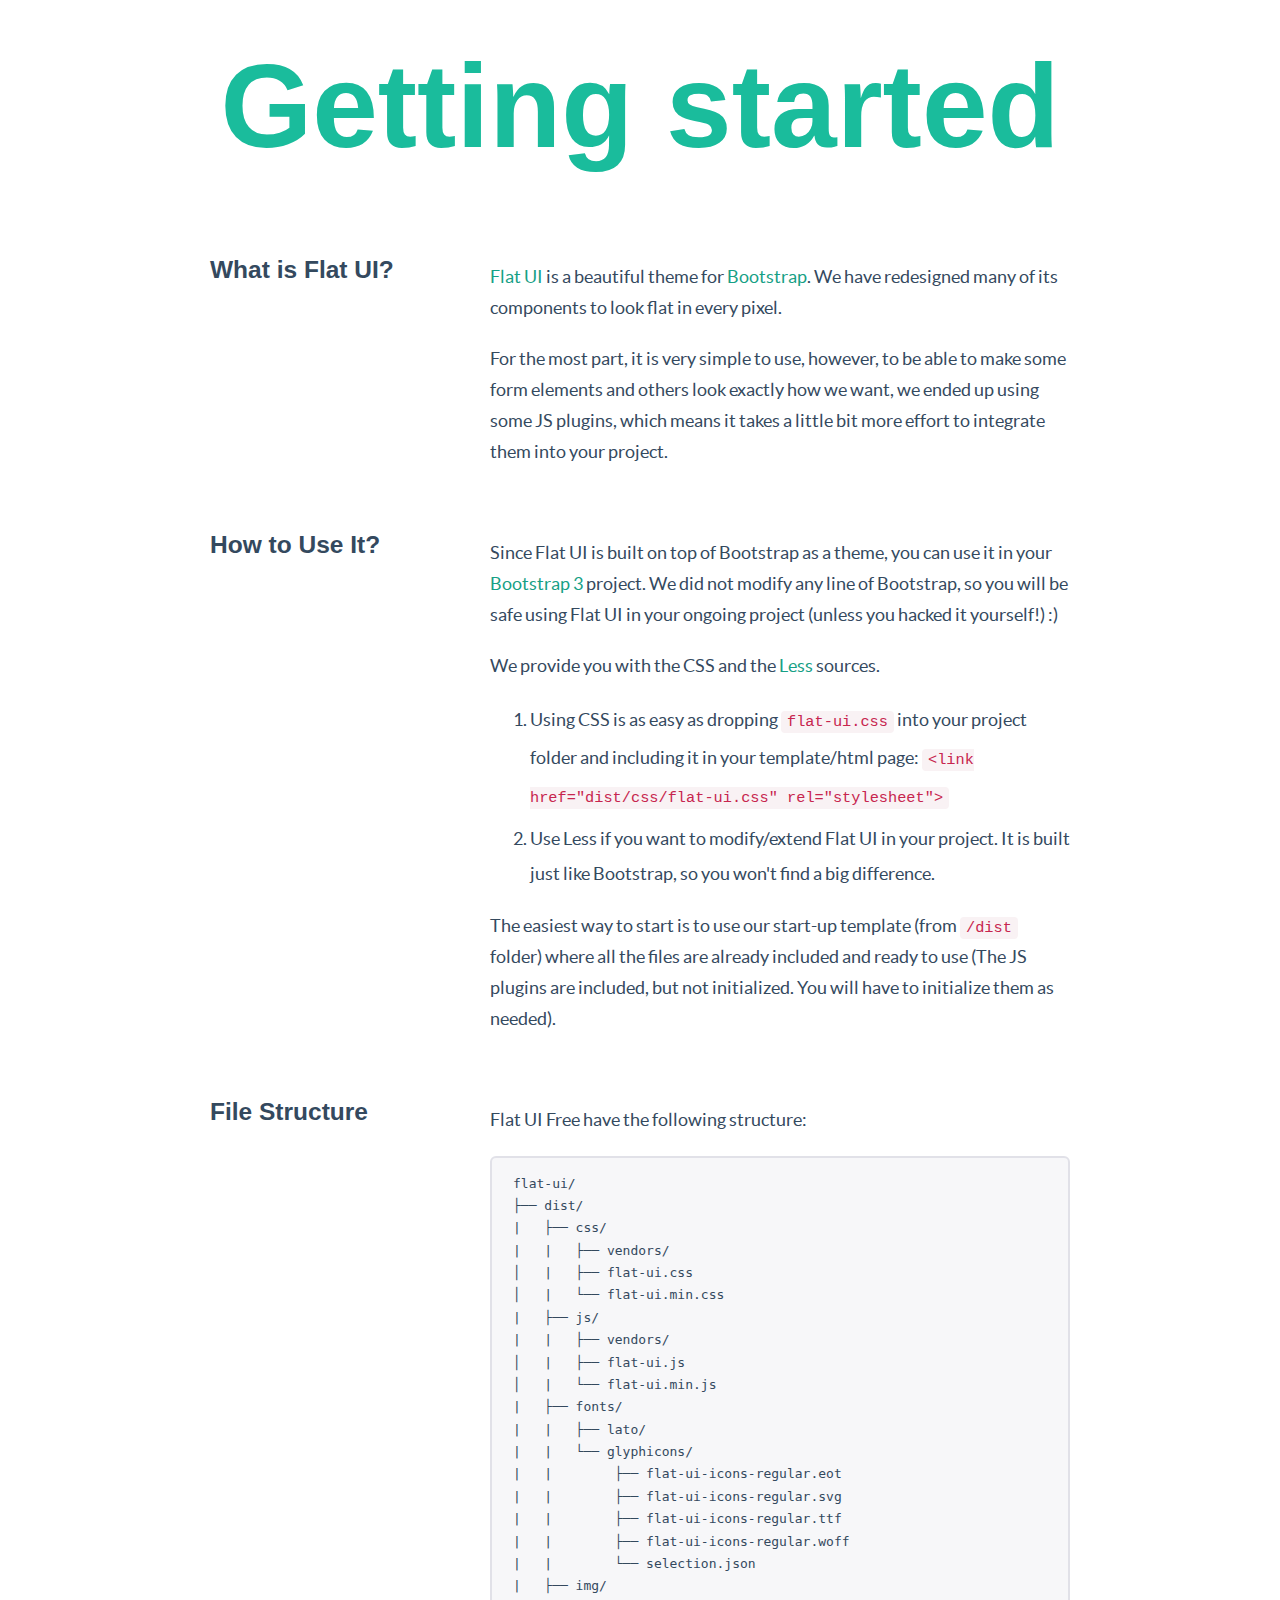
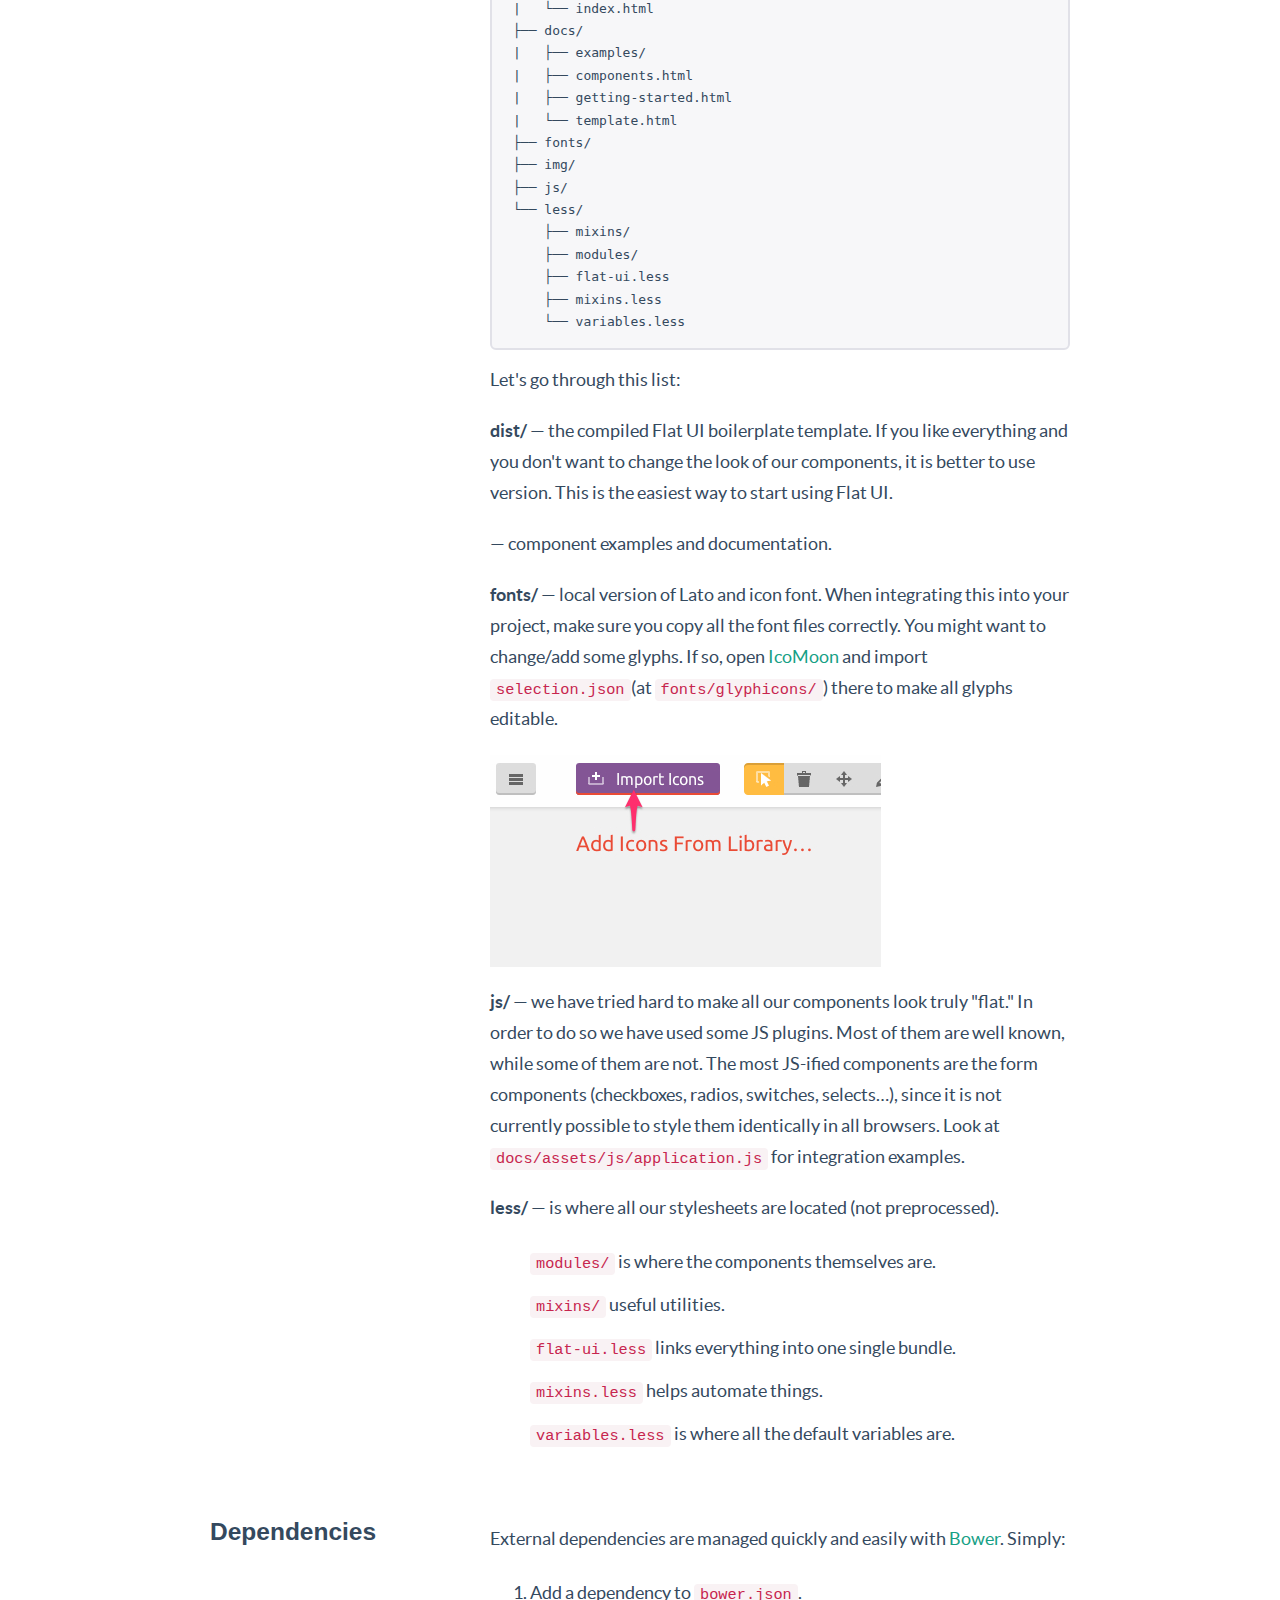
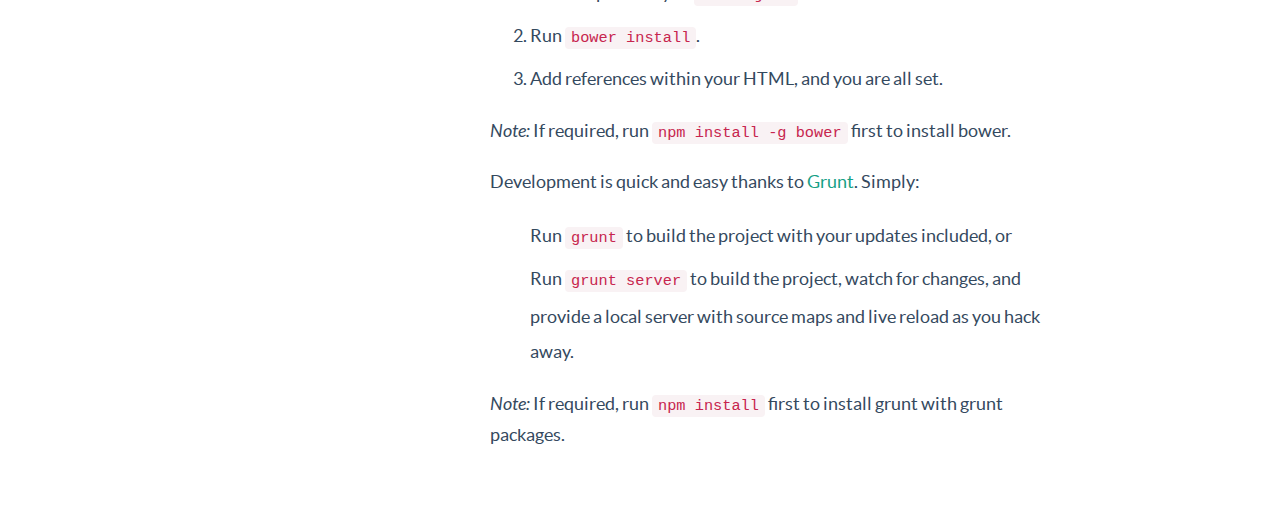
<file: static/Flat-UI-master/docs/getting-started.html>
<!DOCTYPE html>
<html lang="en">
  <head>
    <meta charset="utf-8">
    <title>Getting started &middot; Flat UI Free</title>
    <meta name="viewport" content="width=device-width, initial-scale=1.0">

    <!-- Loading Bootstrap -->
    <link href="../dist/css/vendor/bootstrap/css/bootstrap.min.css" rel="stylesheet">

    <!-- Loading Flat UI -->
    <link href="../dist/css/flat-ui.css" rel="stylesheet">
    <link href="assets/css/docs.css" rel="stylesheet">

    <link rel="shortcut icon" href="../img/favicon.ico">

    <!-- HTML5 shim, for IE6-8 support of HTML5 elements. All other JS at the end of file. -->
    <!--[if lt IE 9]>
      <script src="../dist/js/vendor/html5shiv.js"></script>
      <script src="../dist/js/vendor/respond.min.js"></script>
    <![endif]-->
  </head>
  <body>
    <h1 class="demo-headline">Getting started</h1>
    <div class="container">
      <div class="demo-row">
        <div class="demo-title">
          <h3>What is Flat UI?</h3>
        </div>

        <div class="demo-content demo-content-article">
          <p>
            <a href="http://designmodo.com/flat" target="_blank">Flat UI</a>
            is a beautiful theme for <a href="http://getbootstrap.com" target="_blank">Bootstrap</a>.
            We have redesigned many of its components to look flat in every pixel.
          </p>
          <p>
            For the most part, it is very simple to use, however, to be able to make some form elements and others look exactly how we want, we ended up using some JS plugins, which means it takes a little bit more effort to integrate them into your project.
          </p>
        </div>
      </div><!-- /.demo-row -->

      <div class="demo-row">
        <div class="demo-title">
          <h3>How to Use It?</h3>
        </div>

        <div class="demo-content demo-content-article">
          <p>
            Since Flat UI is built on top of Bootstrap as a theme, you can use it in your <a href="http://getbootstrap.com/" target="_blank">Bootstrap 3</a> project.
            We did not modify any line of Bootstrap, so you will be safe using Flat UI in your ongoing project
            (unless you hacked it yourself!) :)
          </p>
          <p>
            We provide you with the CSS and the <a href="http://lesscss.org/" target="_blank">Less</a> sources.
          </p>
          <ol>
            <li>
              Using CSS is as easy as dropping <code>flat-ui.css</code> into your project folder and
              including it in your template/html page:
              <code>&lt;link href="dist/css/flat-ui.css" rel="stylesheet"&gt;</code>
            </li>
            <li>
              Use Less if you want to modify/extend Flat UI in your project. It is built just like Bootstrap, so
              you won't find a big difference.
            </li>
          </ol>
          <p>
            The easiest way to start is to use our start-up template (from <code>/dist</code> folder) where all the files are already included
            and ready to use (The JS plugins are included, but not initialized. You will have to initialize them as needed).
          </p>
        </div>
      </div><!-- /.demo-row -->

      <div class="demo-row">
        <div class="demo-title">
          <h3>File Structure</h3>
        </div>

        <div class="demo-content demo-content-article">
          <p>
            Flat UI Free have the following structure:
          </p>
<pre class="prettyprint">
flat-ui/
├── dist/
|   ├── css/
|   |   ├── vendors/
│   |   ├── flat-ui.css
│   |   └── flat-ui.min.css
|   ├── js/
|   |   ├── vendors/
│   |   ├── flat-ui.js
│   |   └── flat-ui.min.js
|   ├── fonts/
|   |   ├── lato/
|   |   └── glyphicons/
|   |        ├── flat-ui-icons-regular.eot
|   |        ├── flat-ui-icons-regular.svg
|   |        ├── flat-ui-icons-regular.ttf
|   |        ├── flat-ui-icons-regular.woff
|   |        └── selection.json
|   ├── img/
|   └── index.html
├── docs/
|   ├── examples/
|   ├── components.html
|   ├── getting-started.html
|   └── template.html
├── fonts/
├── img/
├── js/
└── less/
    ├── mixins/
    ├── modules/
    ├── flat-ui.less
    ├── mixins.less
    └── variables.less
</pre>
          <p>
            Let's go through this list:
          </p>

          <p>
            <strong>dist/</strong> &mdash; the compiled Flat UI boilerplate template. If you like everything and you don't want
            to change the look of our components, it is better to use version. This is the easiest
            way to start using Flat UI.
          </p>

          <p>
            <strong></strong> &mdash; component examples and documentation.
          </p>

          <p>
            <strong>fonts/</strong> &mdash; local version of Lato and icon font. When integrating this into your project, make sure you
            copy all the font files correctly. You might want to change/add some glyphs. If so, open
            <a href="http://icomoon.io/app">IcoMoon</a> and import <code>selection.json</code>(at <code>fonts/glyphicons/</code>)
            there to make all glyphs editable.
          </p>

          <p>
            <img src="assets/img/getting-started/icomoon_import.jpg" alt="" />
          </p>

          <p>
            <strong>js/</strong> &mdash; we have tried hard to make all our components look truly "flat." In order to do
            so we have used some JS plugins. Most of them are well known, while some of them are not. The most JS-ified
            components are the form components (checkboxes, radios, switches, selects…), since it is not currently possible
            to style them identically in all browsers. Look at <code>docs/assets/js/application.js</code> for integration
            examples.
          </p>

          <p>
            <strong>less/</strong> &mdash; is where all our stylesheets are located (not preprocessed).
          </p>

          <ul>
            <li>
              <code>modules/</code> is where the components themselves are.
            </li>
            <li>
              <code>mixins/</code> useful utilities.
            </li>
            <li>
              <code>flat-ui.less</code> links everything into one single bundle.
            </li>
            <li>
              <code>mixins.less</code> helps automate things.
            </li>
            <li>
              <code>variables.less</code> is where all the default variables are.
            </li>
          </ul>

        </div>
      </div><!-- /.demo-row -->

      <div class="demo-row">
        <div class="demo-title">
          <h3>Dependencies</h3>
        </div>

        <div class="demo-content demo-content-article">
          <p>
            External dependencies are managed quickly and easily with <a href="http://bower.io">Bower</a>. Simply:
          </p>
          <ol>
            <li>
              Add a dependency to <code>bower.json</code>.
            </li>
            <li>
              Run <code>bower install</code>.
            </li>
            <li>
              Add references within your HTML, and you are all set.
            </li>
          </ol>
          <p>
            <em>Note:</em> If required, run <code>npm install -g bower</code> first to install bower.
          </p>
          <p>
            Development is quick and easy thanks to <a href="http://gruntjs.com/">Grunt</a>. Simply:
          </p>
          <ul>
            <li>
              Run <code>grunt</code> to build the project with your updates included, or
            </li>
            <li>
              Run <code>grunt server</code> to build the project, watch for changes, and provide a local server with source maps and live reload as you hack away.
            </li>
          </ul>
          <p>
            <em>Note:</em> If required, run <code>npm install</code> first to install grunt with grunt packages.
          </p>
        </div>
      </div><!-- /.demo-row -->

    </div><!-- /.container -->
  </body>
</html>
</file>
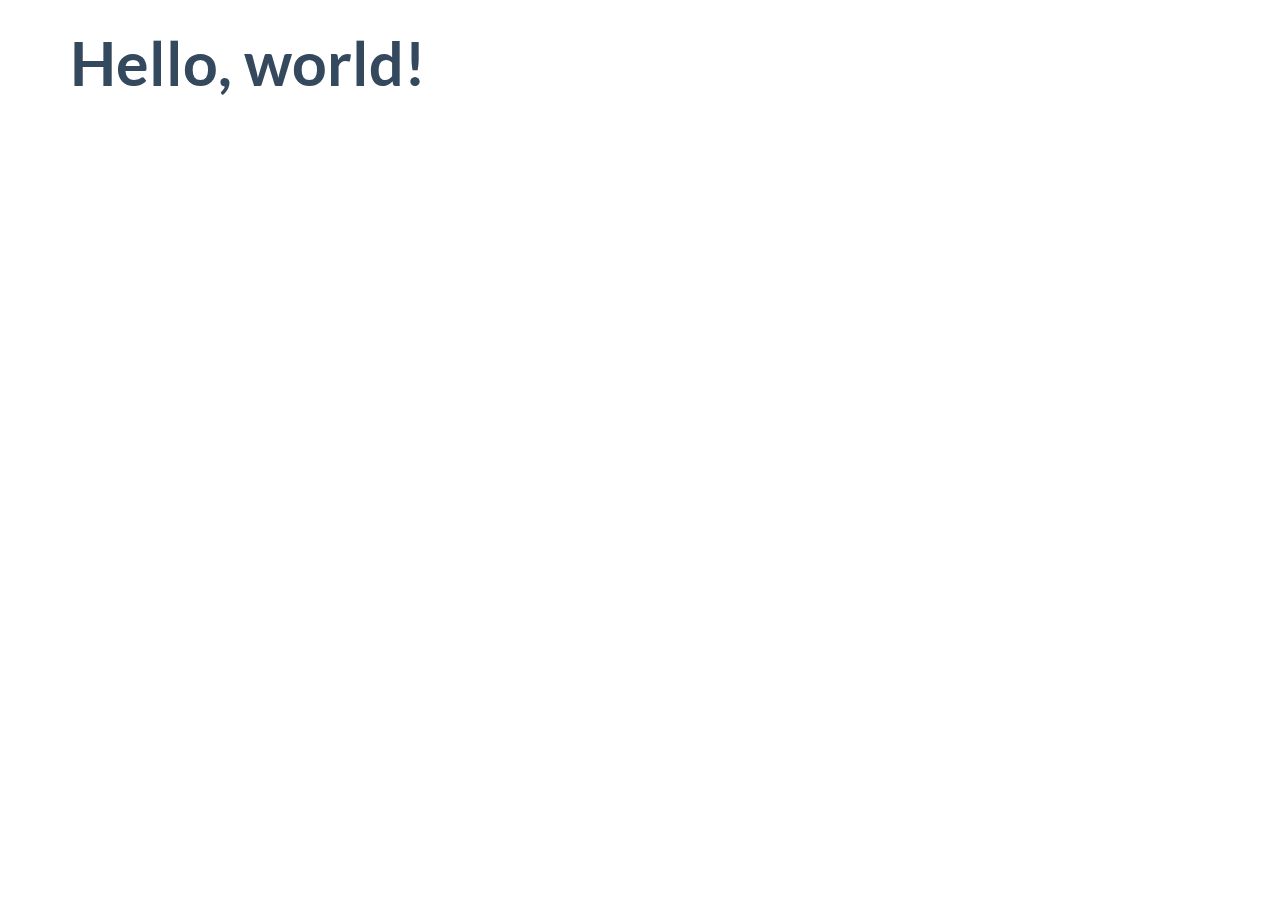
<file: static/Flat-UI-master/docs/template.html>
<!DOCTYPE html>
<html lang="en">
  <head>
    <meta charset="utf-8">
    <title>Flat UI Free 101 Template</title>
    <meta name="viewport" content="width=device-width, initial-scale=1.0">

    <!-- Loading Bootstrap -->
    <link href="../dist/css/vendor/bootstrap/css/bootstrap.min.css" rel="stylesheet">

    <!-- Loading Flat UI -->
    <link href="../dist/css/flat-ui.css" rel="stylesheet">

    <link rel="shortcut icon" href="img/favicon.ico">

    <!-- HTML5 shim, for IE6-8 support of HTML5 elements. All other JS at the end of file. -->
    <!--[if lt IE 9]>
      <script src="../dist/js/vendor/html5shiv.js"></script>
      <script src="../dist/js/vendor/respond.min.js"></script>
    <![endif]-->
  </head>
  <body>
    <div class="container">
        <h1>Hello, world!</h1>
    </div>
    <!-- /.container -->


    <!-- jQuery (necessary for Flat UI's JavaScript plugins) -->
    <script src="../dist/js/vendor/jquery.min.js"></script>
    <!-- Include all compiled plugins (below), or include individual files as needed -->
    <script src="../dist/js/vendor/video.js"></script>
    <script src="../dist/js/flat-ui.min.js"></script>
  </body>
</html>
</file>
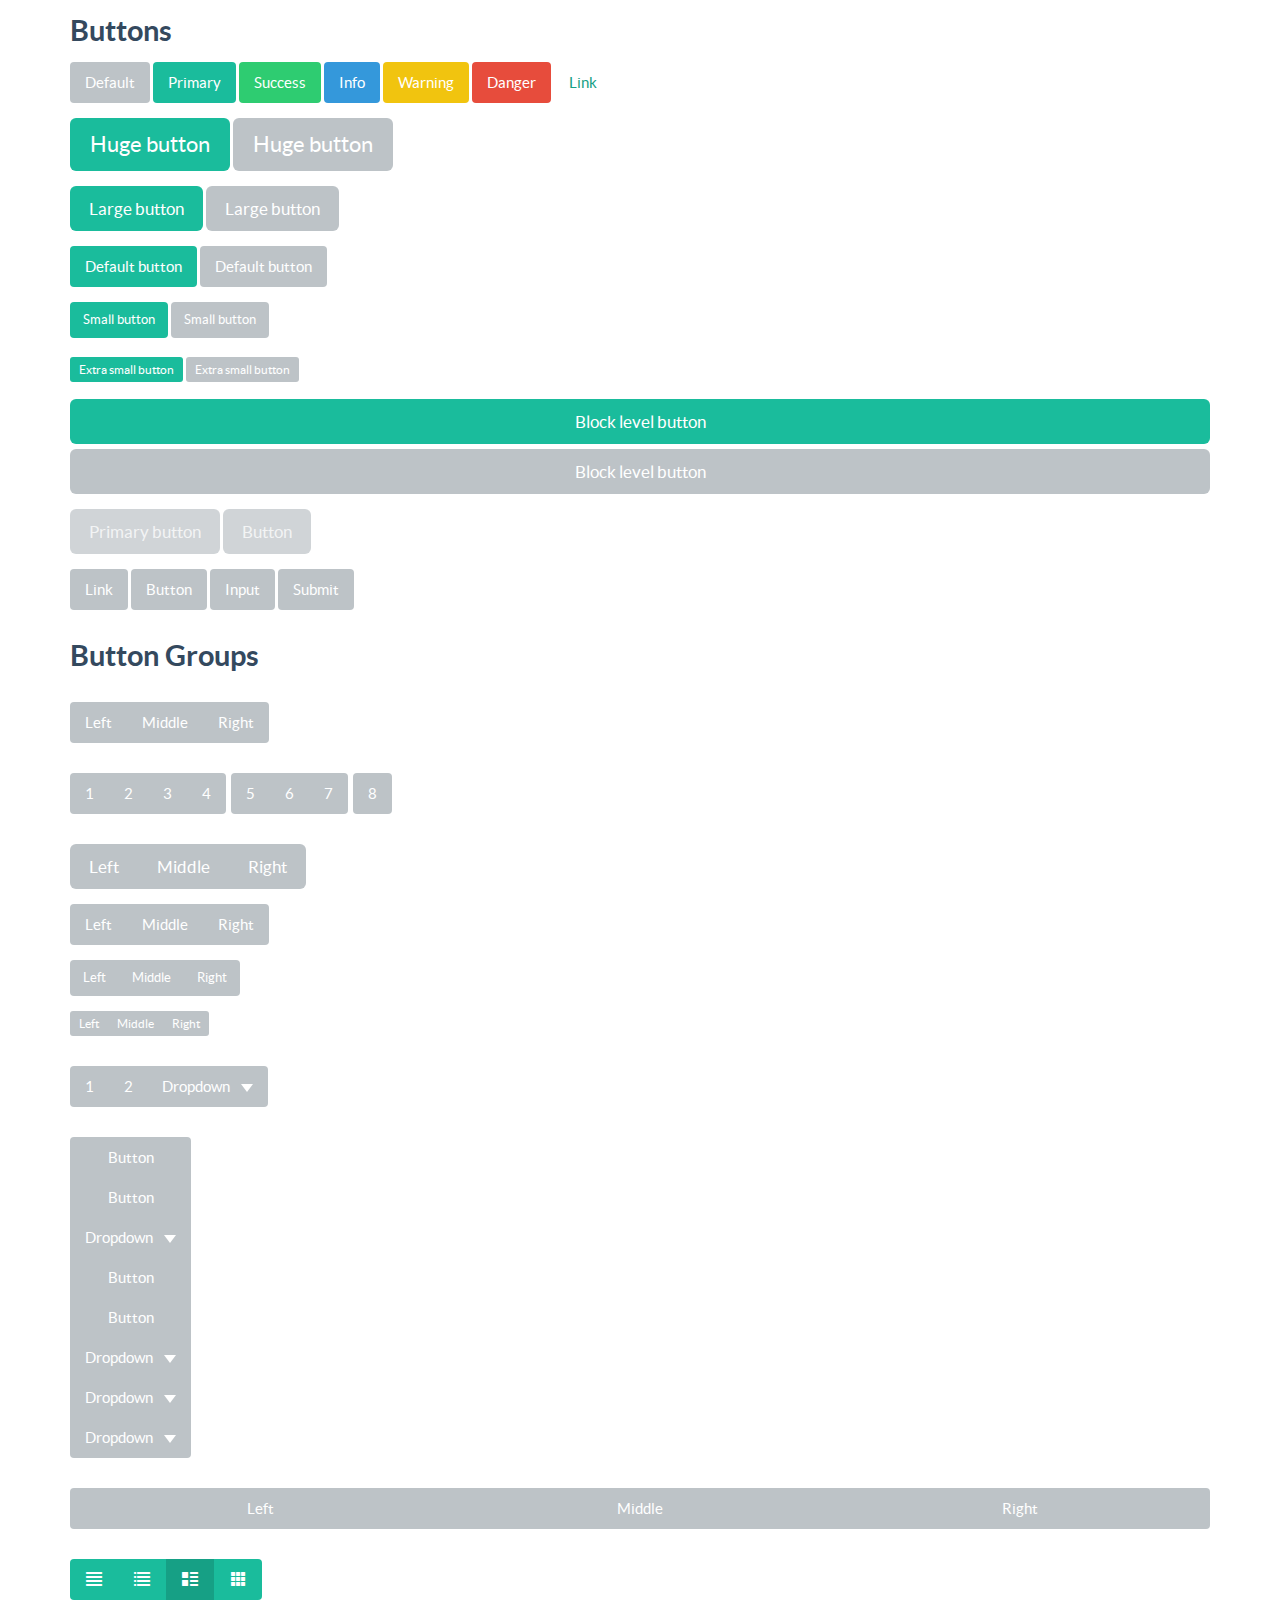
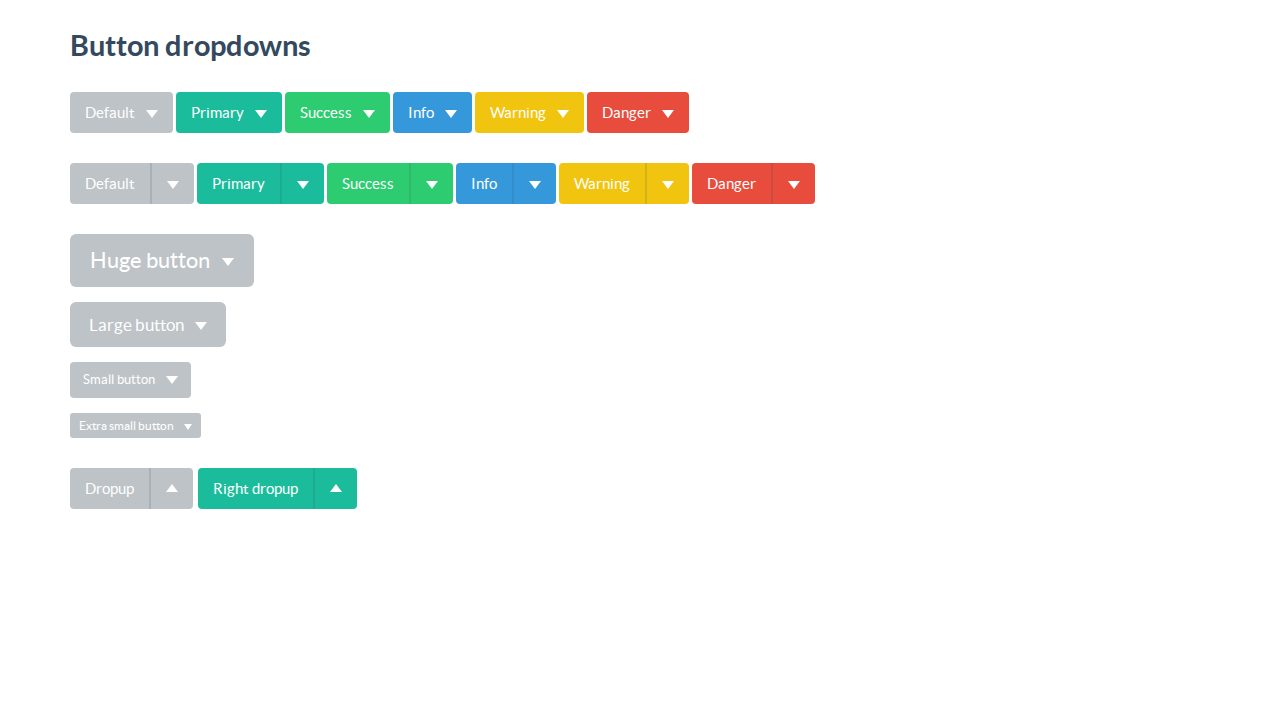
<file: static/Flat-UI-master/docs/examples/buttons.html>
<!DOCTYPE html>
<html lang="en">
  <head>
    <meta charset="utf-8">
    <title>Flat UI Free</title>
    <meta name="viewport" content="width=device-width, initial-scale=1.0">

    <!-- Loading Bootstrap -->
    <link href="../../dist/css/vendor/bootstrap/css/bootstrap.min.css" rel="stylesheet">

    <!-- Loading Flat UI -->
    <link href="../../dist/css/flat-ui.css" rel="stylesheet">

    <link rel="shortcut icon" href="../../dist/img/favicon.ico">

    <!-- HTML5 shim, for IE6-8 support of HTML5 elements. All other JS at the end of file. -->
    <!--[if lt IE 9]>
      <script src="../../dist/js/vendor/html5shiv.js"></script>
      <script src="../../dist/js/vendor/respond.min.js"></script>
    <![endif]-->
  </head>
  <body>

    <style>
      body {
        padding-bottom: 200px;
      }
    </style>

    <div class="container">
      <h4>Buttons</h4>
      <div class="row">
        <div class="col-md-12">
          <p>
            <!-- Standard gray button with gradient -->
            <button type="button" class="btn btn-default">Default</button>

            <!-- Provides extra visual weight and identifies the primary action in a set of buttons -->
            <button type="button" class="btn btn-primary">Primary</button>

            <!-- Indicates a successful or positive action -->
            <button type="button" class="btn btn-success">Success</button>

            <!-- Contextual button for informational alert messages -->
            <button type="button" class="btn btn-info">Info</button>

            <!-- Indicates caution should be taken with this action -->
            <button type="button" class="btn btn-warning">Warning</button>

            <!-- Indicates a dangerous or potentially negative action -->
            <button type="button" class="btn btn-danger">Danger</button>

            <!-- Deemphasize a button by making it look like a link while maintaining button behavior -->
            <button type="button" class="btn btn-link">Link</button>
          </p>
        </div>
      </div>
      <div class="row">
        <div class="col-md-12">
          <p>
            <button type="button" class="btn btn-primary btn-hg">Huge button</button>
            <button type="button" class="btn btn-default btn-hg">Huge button</button>
          </p>
          <p>
            <button type="button" class="btn btn-primary btn-lg">Large button</button>
            <button type="button" class="btn btn-default btn-lg">Large button</button>
          </p>
          <p>
            <button type="button" class="btn btn-primary">Default button</button>
            <button type="button" class="btn btn-default">Default button</button>
          </p>
          <p>
            <button type="button" class="btn btn-primary btn-sm">Small button</button>
            <button type="button" class="btn btn-default btn-sm">Small button</button>
          </p>
          <p>
            <button type="button" class="btn btn-primary btn-xs">Extra small button</button>
            <button type="button" class="btn btn-default btn-xs">Extra small button</button>
          </p>
        </div>
      </div>
      <div class="row">
        <div class="col-md-12">
          <p>
            <button type="button" class="btn btn-primary btn-lg btn-block">Block level button</button>
            <button type="button" class="btn btn-default btn-lg btn-block">Block level button</button>
          </p>
        </div>
      </div>
      <div class="row">
        <div class="col-md-12">
          <p>
            <button type="button" class="btn btn-lg btn-primary" disabled="disabled">Primary button</button>
            <button type="button" class="btn btn-default btn-lg" disabled="disabled">Button</button>
          </p>
        </div>
      </div>
      <div class="row">
        <div class="col-md-12">
          <p>
            <a class="btn btn-default" href="#">Link</a>
            <button class="btn btn-default" type="submit">Button</button>
            <input class="btn btn-default" type="button" value="Input">
            <input class="btn btn-default" type="submit" value="Submit">
          </p>
        </div>
      </div>
      <h4>Button Groups</h4>
      <div class="row">
        <div class="col-md-12">
          <p>
            <div class="btn-group">
              <button type="button" class="btn btn-default">Left</button>
              <button type="button" class="btn btn-default">Middle</button>
              <button type="button" class="btn btn-default">Right</button>
            </div>
          </p>
        </div>
      </div>
      <div class="row">
        <div class="col-md-12">
          <p>
            <div class="btn-toolbar">
              <div class="btn-group">
                <button class="btn btn-default" type="button">1</button>
                <button class="btn btn-default" type="button">2</button>
                <button class="btn btn-default" type="button">3</button>
                <button class="btn btn-default" type="button">4</button>
              </div>
              <div class="btn-group">
                <button class="btn btn-default" type="button">5</button>
                <button class="btn btn-default" type="button">6</button>
                <button class="btn btn-default" type="button">7</button>
              </div>
              <div class="btn-group">
                <button class="btn btn-default" type="button">8</button>
              </div>
            </div>
          </p>
        </div>
      </div>
      <div class="row">
        <div class="col-md-12">
          <p>
            <div class="btn-toolbar">
              <div class="btn-group btn-group-lg">
                <button class="btn btn-default" type="button">Left</button>
                <button class="btn btn-default" type="button">Middle</button>
                <button class="btn btn-default" type="button">Right</button>
              </div>
            </div>
          </p>
          <p>
            <div class="btn-toolbar">
              <div class="btn-group">
                <button class="btn btn-default" type="button">Left</button>
                <button class="btn btn-default" type="button">Middle</button>
                <button class="btn btn-default" type="button">Right</button>
              </div>
            </div>
          </p>
          <p>
            <div class="btn-toolbar">
              <div class="btn-group btn-group-sm">
                <button class="btn btn-default" type="button">Left</button>
                <button class="btn btn-default" type="button">Middle</button>
                <button class="btn btn-default" type="button">Right</button>
              </div>
            </div>
          </p>
          <p>
            <div class="btn-toolbar">
              <div class="btn-group btn-group-xs">
                <button class="btn btn-default" type="button">Left</button>
                <button class="btn btn-default" type="button">Middle</button>
                <button class="btn btn-default" type="button">Right</button>
              </div>
            </div>
          </p>
        </div>
      </div>
      <div class="row">
        <div class="col-md-12">
          <p>
            <div class="btn-group">
              <button class="btn btn-default" type="button">1</button>
              <button class="btn btn-default" type="button">2</button>

              <div class="btn-group">
                <button data-toggle="dropdown" class="btn btn-default dropdown-toggle" type="button" id="btnGroupDrop1">
                  Dropdown
                  <span class="caret"></span>
                </button>
                <ul aria-labelledby="btnGroupDrop1" role="menu" class="dropdown-menu">
                  <li><a href="#">Dropdown link</a></li>
                  <li><a href="#">Dropdown link</a></li>
                </ul>
              </div>
            </div>
          </p>
        </div>
      </div>
      <div class="row">
        <div class="col-md-12">
          <p>
            <div class="btn-group-vertical">
              <button class="btn btn-default" type="button">Button</button>
              <button class="btn btn-default" type="button">Button</button>
              <div class="btn-group">
                <button data-toggle="dropdown" class="btn btn-default dropdown-toggle" type="button" id="btnGroupVerticalDrop1">
                  Dropdown
                  <span class="caret"></span>
                </button>
                <ul aria-labelledby="btnGroupVerticalDrop1" role="menu" class="dropdown-menu">
                  <li><a href="#">Dropdown link</a></li>
                  <li><a href="#">Dropdown link</a></li>
                </ul>
              </div>
              <button class="btn btn-default" type="button">Button</button>
              <button class="btn btn-default" type="button">Button</button>
              <div class="btn-group">
                <button data-toggle="dropdown" class="btn btn-default dropdown-toggle" type="button" id="btnGroupVerticalDrop2">
                  Dropdown
                  <span class="caret"></span>
                </button>
                <ul aria-labelledby="btnGroupVerticalDrop2" role="menu" class="dropdown-menu">
                  <li><a href="#">Dropdown link</a></li>
                  <li><a href="#">Dropdown link</a></li>
                </ul>
              </div>
              <div class="btn-group">
                <button data-toggle="dropdown" class="btn btn-default dropdown-toggle" type="button" id="btnGroupVerticalDrop3">
                  Dropdown
                  <span class="caret"></span>
                </button>
                <ul aria-labelledby="btnGroupVerticalDrop3" role="menu" class="dropdown-menu">
                  <li><a href="#">Dropdown link</a></li>
                  <li><a href="#">Dropdown link</a></li>
                </ul>
              </div>
              <div class="btn-group">
                <button data-toggle="dropdown" class="btn btn-default dropdown-toggle" type="button" id="btnGroupVerticalDrop4">
                  Dropdown
                  <span class="caret"></span>
                </button>
                <ul aria-labelledby="btnGroupVerticalDrop4" role="menu" class="dropdown-menu">
                  <li><a href="#">Dropdown link</a></li>
                  <li><a href="#">Dropdown link</a></li>
                </ul>
              </div>
            </div>
          </p>
        </div>
      </div>
      <div class="row">
        <div class="col-md-12">
          <p>
            <div class="btn-group btn-group-justified">
              <a class="btn btn-default" href="#">Left</a>
              <a class="btn btn-default" href="#">Middle</a>
              <a class="btn btn-default" href="#">Right</a>
            </div>
          </p>
        </div>
      </div>
      <div class="row">
        <div class="col-md-12">
          <p>
            <div class="btn-toolbar">
              <div class="btn-group">
                <a href="#fakelink" class="btn btn-primary"><i class="fui-list-columned"></i></a>
                <a href="#fakelink" class="btn btn-primary"><i class="fui-list-numbered"></i></a>
                <a href="#fakelink" class="btn btn-primary active"><i class="fui-list-thumbnailed"></i></a>
                <a href="#fakelink" class="btn btn-primary"><i class="fui-list-small-thumbnails"></i></a>
              </div>
            </div>
          </p>
        </div>
      </div>
      <h4>Button dropdowns</h4>
      <div class="row">
        <div class="col-md-12">
          <p>
            <div class="btn-group">
              <button data-toggle="dropdown" class="btn btn-default dropdown-toggle" type="button">Default <span class="caret"></span></button>
              <ul role="menu" class="dropdown-menu">
                <li><a href="#">Action</a></li>
                <li><a href="#">Another action</a></li>
                <li><a href="#">Something else here</a></li>
                <li class="divider"></li>
                <li><a href="#">Separated link</a></li>
              </ul>
            </div><!-- /btn-group -->
            <div class="btn-group">
              <button data-toggle="dropdown" class="btn btn-primary dropdown-toggle" type="button">Primary <span class="caret"></span></button>
              <ul role="menu" class="dropdown-menu">
                <li><a href="#">Action</a></li>
                <li><a href="#">Another action</a></li>
                <li><a href="#">Something else here</a></li>
                <li class="divider"></li>
                <li><a href="#">Separated link</a></li>
              </ul>
            </div><!-- /btn-group -->
            <div class="btn-group">
              <button data-toggle="dropdown" class="btn btn-success dropdown-toggle" type="button">Success <span class="caret"></span></button>
              <ul role="menu" class="dropdown-menu">
                <li><a href="#">Action</a></li>
                <li><a href="#">Another action</a></li>
                <li><a href="#">Something else here</a></li>
                <li class="divider"></li>
                <li><a href="#">Separated link</a></li>
              </ul>
            </div><!-- /btn-group -->
            <div class="btn-group">
              <button data-toggle="dropdown" class="btn btn-info dropdown-toggle" type="button">Info <span class="caret"></span></button>
              <ul role="menu" class="dropdown-menu">
                <li><a href="#">Action</a></li>
                <li><a href="#">Another action</a></li>
                <li><a href="#">Something else here</a></li>
                <li class="divider"></li>
                <li><a href="#">Separated link</a></li>
              </ul>
            </div><!-- /btn-group -->
            <div class="btn-group">
              <button data-toggle="dropdown" class="btn btn-warning dropdown-toggle" type="button">Warning <span class="caret"></span></button>
              <ul role="menu" class="dropdown-menu">
                <li><a href="#">Action</a></li>
                <li><a href="#">Another action</a></li>
                <li><a href="#">Something else here</a></li>
                <li class="divider"></li>
                <li><a href="#">Separated link</a></li>
              </ul>
            </div><!-- /btn-group -->
            <div class="btn-group">
              <button data-toggle="dropdown" class="btn btn-danger dropdown-toggle" type="button">Danger <span class="caret"></span></button>
              <ul role="menu" class="dropdown-menu">
                <li><a href="#">Action</a></li>
                <li><a href="#">Another action</a></li>
                <li><a href="#">Something else here</a></li>
                <li class="divider"></li>
                <li><a href="#">Separated link</a></li>
              </ul>
            </div><!-- /btn-group -->
          </p>
        </div>
      </div>
      <div class="row">
        <div class="col-md-12">
          <p>
            <div class="btn-group">
              <button class="btn btn-default" type="button">Default</button>
              <button data-toggle="dropdown" class="btn btn-default dropdown-toggle" type="button"><span class="caret"></span></button>
              <ul role="menu" class="dropdown-menu">
                <li><a href="#">Action</a></li>
                <li><a href="#">Another action</a></li>
                <li><a href="#">Something else here</a></li>
                <li class="divider"></li>
                <li><a href="#">Separated link</a></li>
              </ul>
            </div><!-- /btn-group -->
            <div class="btn-group">
              <button class="btn btn-primary" type="button">Primary</button>
              <button data-toggle="dropdown" class="btn btn-primary dropdown-toggle" type="button"><span class="caret"></span></button>
              <ul role="menu" class="dropdown-menu">
                <li><a href="#">Action</a></li>
                <li><a href="#">Another action</a></li>
                <li><a href="#">Something else here</a></li>
                <li class="divider"></li>
                <li><a href="#">Separated link</a></li>
              </ul>
            </div><!-- /btn-group -->
            <div class="btn-group">
              <button class="btn btn-success" type="button">Success</button>
              <button data-toggle="dropdown" class="btn btn-success dropdown-toggle" type="button"><span class="caret"></span></button>
              <ul role="menu" class="dropdown-menu">
                <li><a href="#">Action</a></li>
                <li><a href="#">Another action</a></li>
                <li><a href="#">Something else here</a></li>
                <li class="divider"></li>
                <li><a href="#">Separated link</a></li>
              </ul>
            </div><!-- /btn-group -->
            <div class="btn-group">
              <button class="btn btn-info" type="button">Info</button>
              <button data-toggle="dropdown" class="btn btn-info dropdown-toggle" type="button"><span class="caret"></span></button>
              <ul role="menu" class="dropdown-menu">
                <li><a href="#">Action</a></li>
                <li><a href="#">Another action</a></li>
                <li><a href="#">Something else here</a></li>
                <li class="divider"></li>
                <li><a href="#">Separated link</a></li>
              </ul>
            </div><!-- /btn-group -->
            <div class="btn-group">
              <button class="btn btn-warning" type="button">Warning</button>
              <button data-toggle="dropdown" class="btn btn-warning dropdown-toggle" type="button"><span class="caret"></span></button>
              <ul role="menu" class="dropdown-menu">
                <li><a href="#">Action</a></li>
                <li><a href="#">Another action</a></li>
                <li><a href="#">Something else here</a></li>
                <li class="divider"></li>
                <li><a href="#">Separated link</a></li>
              </ul>
            </div><!-- /btn-group -->
            <div class="btn-group">
              <button class="btn btn-danger" type="button">Danger</button>
              <button data-toggle="dropdown" class="btn btn-danger dropdown-toggle" type="button"><span class="caret"></span></button>
              <ul role="menu" class="dropdown-menu">
                <li><a href="#">Action</a></li>
                <li><a href="#">Another action</a></li>
                <li><a href="#">Something else here</a></li>
                <li class="divider"></li>
                <li><a href="#">Separated link</a></li>
              </ul>
            </div><!-- /btn-group -->
          </p>
        </div>
      </div>
      <div class="row">
        <div class="col-md-12">
          <p>
            <div class="btn-toolbar">
              <div class="btn-group">
                <button data-toggle="dropdown" type="button" class="btn btn-default btn-hg dropdown-toggle">
                  Huge button <span class="caret"></span>
                </button>
                <ul role="menu" class="dropdown-menu">
                  <li><a href="#">Action</a></li>
                  <li><a href="#">Another action</a></li>
                  <li><a href="#">Something else here</a></li>
                  <li class="divider"></li>
                  <li><a href="#">Separated link</a></li>
                </ul>
              </div><!-- /btn-group -->
            </div><!-- /btn-toolbar -->
          </p>
          <p>
            <div class="btn-toolbar">
              <div class="btn-group">
                <button data-toggle="dropdown" type="button" class="btn btn-default btn-lg dropdown-toggle">
                  Large button <span class="caret"></span>
                </button>
                <ul role="menu" class="dropdown-menu">
                  <li><a href="#">Action</a></li>
                  <li><a href="#">Another action</a></li>
                  <li><a href="#">Something else here</a></li>
                  <li class="divider"></li>
                  <li><a href="#">Separated link</a></li>
                </ul>
              </div><!-- /btn-group -->
            </div><!-- /btn-toolbar -->
          </p>
          <p>
            <div class="btn-toolbar">
              <div class="btn-group">
                <button data-toggle="dropdown" type="button" class="btn btn-default btn-sm dropdown-toggle">
                  Small button <span class="caret"></span>
                </button>
                <ul role="menu" class="dropdown-menu">
                  <li><a href="#">Action</a></li>
                  <li><a href="#">Another action</a></li>
                  <li><a href="#">Something else here</a></li>
                  <li class="divider"></li>
                  <li><a href="#">Separated link</a></li>
                </ul>
              </div><!-- /btn-group -->
            </div><!-- /btn-toolbar -->
          </p>
          <p>
            <div class="btn-toolbar">
              <div class="btn-group">
                <button data-toggle="dropdown" type="button" class="btn btn-default btn-xs dropdown-toggle">
                  Extra small button <span class="caret"></span>
                </button>
                <ul role="menu" class="dropdown-menu">
                  <li><a href="#">Action</a></li>
                  <li><a href="#">Another action</a></li>
                  <li><a href="#">Something else here</a></li>
                  <li class="divider"></li>
                  <li><a href="#">Separated link</a></li>
                </ul>
              </div><!-- /btn-group -->
            </div><!-- /btn-toolbar -->
          </p>
        </div>
      </div>
      <div class="row">
        <div class="col-md-12">
          <p>
            <div class="btn-toolbar">
              <div class="btn-group dropup">
                <button class="btn btn-default" type="button">Dropup</button>
                <button data-toggle="dropdown" class="btn btn-default dropdown-toggle" type="button"><span class="caret"></span></button>
                <ul role="menu" class="dropdown-menu">
                  <li><a href="#">Action</a></li>
                  <li><a href="#">Another action</a></li>
                  <li><a href="#">Something else here</a></li>
                  <li class="divider"></li>
                  <li><a href="#">Separated link</a></li>
                </ul>
              </div><!-- /btn-group -->
              <div class="btn-group dropup">
                <button class="btn btn-primary" type="button">Right dropup</button>
                <button data-toggle="dropdown" class="btn btn-primary dropdown-toggle" type="button"><span class="caret"></span></button>
                <ul role="menu" class="dropdown-menu pull-right">
                  <li><a href="#">Action</a></li>
                  <li><a href="#">Another action</a></li>
                  <li><a href="#">Something else here</a></li>
                  <li class="divider"></li>
                  <li><a href="#">Separated link</a></li>
                </ul>
              </div><!-- /btn-group -->
            </div>
          </p>
        </div>
      </div>
    </div>
    <!-- /.container -->

  </body>
</html>
</file>
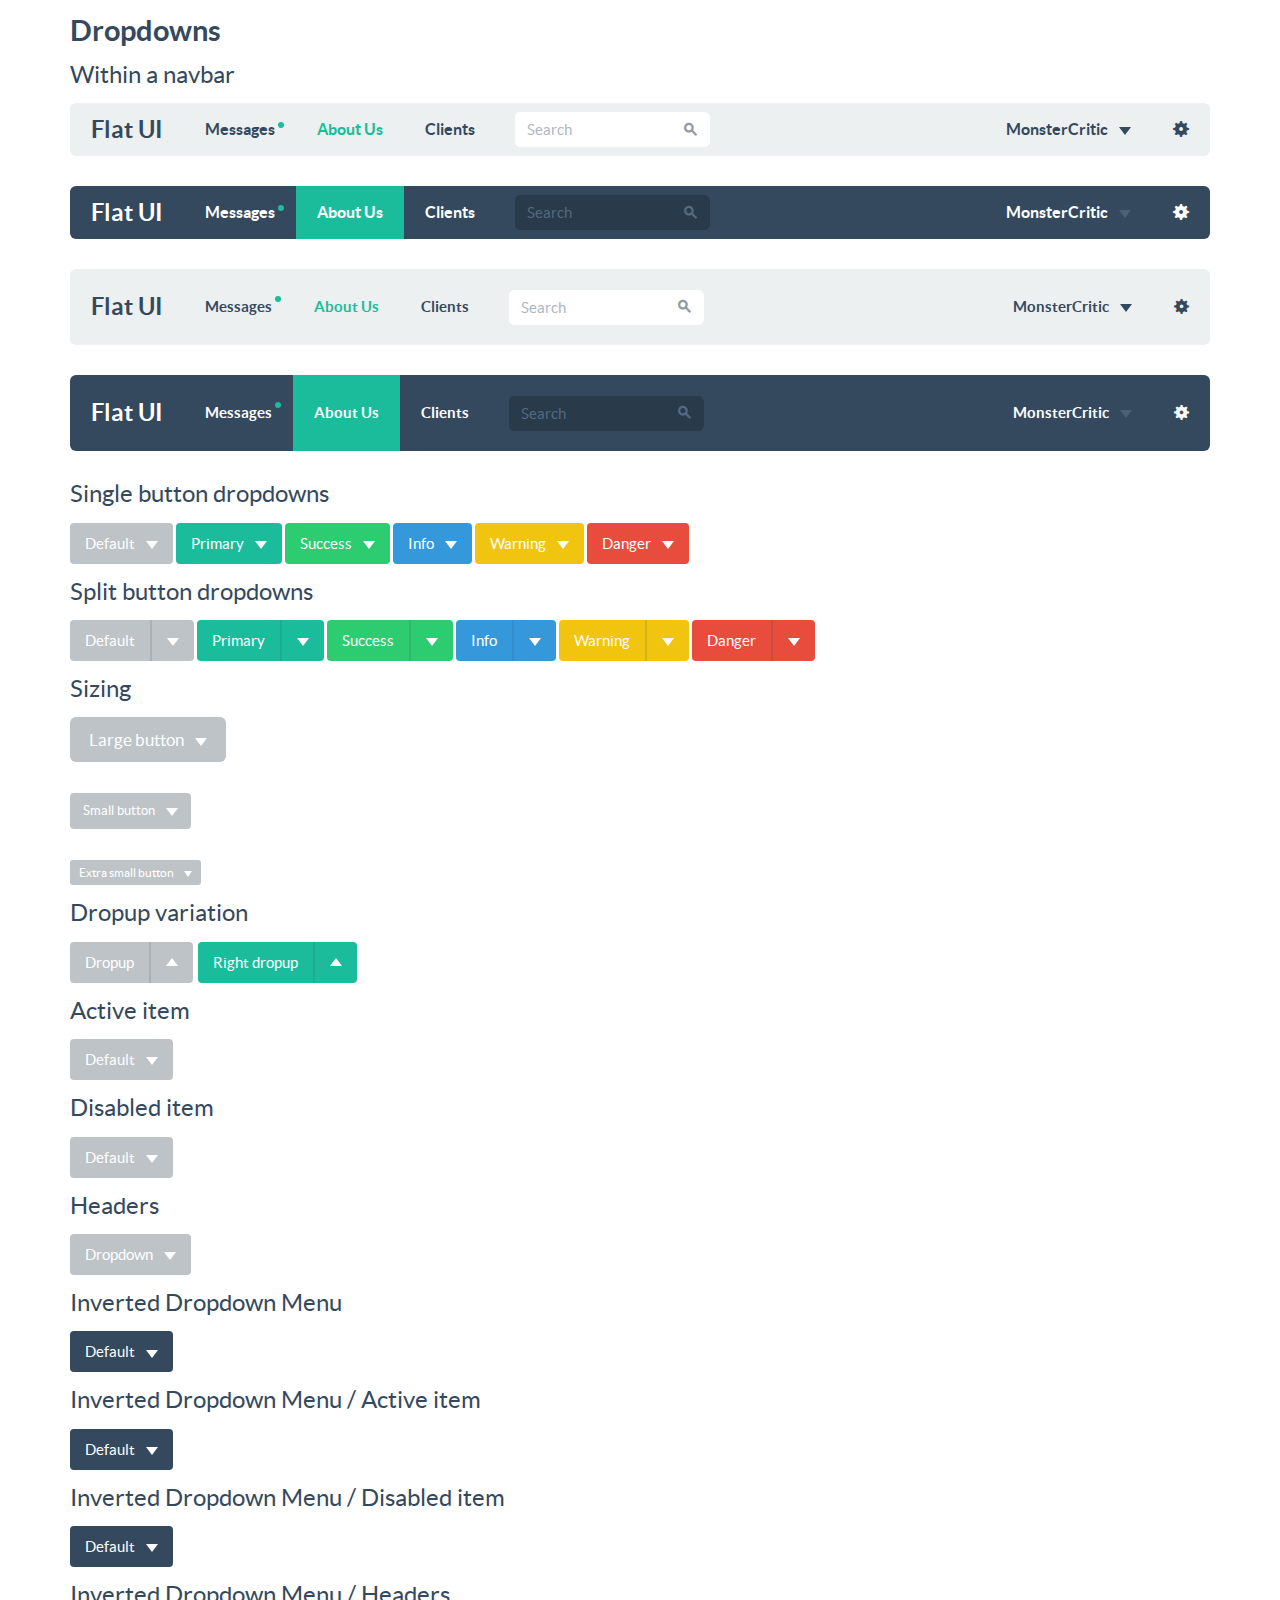
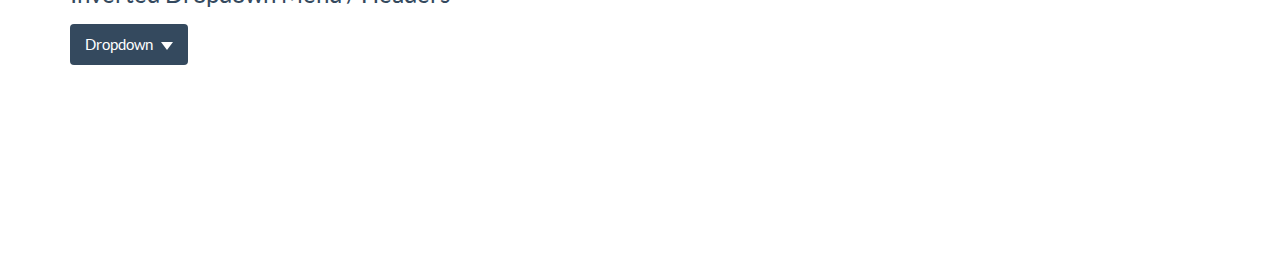
<file: static/Flat-UI-master/docs/examples/dropdowns.html>
<!DOCTYPE html>
<html lang="en">
  <head>
    <meta charset="utf-8">
    <title>Flat UI Free</title>
    <meta name="viewport" content="width=device-width, initial-scale=1.0">

    <!-- Loading Bootstrap -->
    <link href="../../dist/css/vendor/bootstrap/css/bootstrap.min.css" rel="stylesheet">

    <!-- Loading Flat UI -->
    <link href="../../dist/css/flat-ui.css" rel="stylesheet">

    <link rel="shortcut icon" href="../../dist/img/favicon.ico">

    <!-- HTML5 shim, for IE6-8 support of HTML5 elements. All other JS at the end of file. -->
    <!--[if lt IE 9]>
      <script src="../../dist/js/vendor/html5shiv.js"></script>
      <script src="../../dist/js/vendor/respond.min.js"></script>
    <![endif]-->
  </head>
  <body>

    <style>
      body {
        padding-bottom: 200px;
      }
    </style>

    <div class="container">

      <h4>Dropdowns</h4>

      <h6>Within a navbar</h6>

      <nav class="navbar navbar-default" role="navigation">
        <!-- Brand and toggle get grouped for better mobile display -->
        <div class="navbar-header">
          <button type="button" class="navbar-toggle" data-toggle="collapse" data-target="#bs-example-navbar-collapse-1">
            <span class="sr-only">Toggle navigation</span>
          </button>
          <a class="navbar-brand" href="#">Flat UI</a>
        </div>

        <!-- Collect the nav links, forms, and other content for toggling -->
        <div class="collapse navbar-collapse" id="bs-example-navbar-collapse-1">
          <ul class="nav navbar-nav">
            <li><a href="#">Messages<span class="navbar-unread">1</span></a></li>
            <li class="active"><a href="#">About Us</a></li>
            <li><a href="#">Clients</a></li>
           </ul>
          <form class="navbar-form navbar-left" action="#" role="search">
            <div class="form-group">
              <div class="input-group">
                <input class="form-control" id="navbarInput-01" type="search" placeholder="Search">
                <span class="input-group-btn">
                  <button type="submit" class="btn"><span class="fui-search"></span></button>
                </span>
              </div>
            </div>
          </form>
          <ul class="nav navbar-nav navbar-right">
            <li class="dropdown">
              <a href="#" class="dropdown-toggle" data-toggle="dropdown">MonsterCritic <b class="caret"></b></a>
              <ul class="dropdown-menu">
                <li><a href="#">Action</a></li>
                <li><a href="#">Another action</a></li>
                <li><a href="#">Something else here</a></li>
                <li class="divider"></li>
                <li><a href="#">Separated link</a></li>
              </ul>
            </li>
            <li><a href="#"><span class="visible-sm visible-xs">Settings<span class="fui-gear"></span></span><span class="visible-md visible-lg"><span class="fui-gear"></span></span></a></li>
          </ul>
        </div><!-- /.navbar-collapse -->
      </nav>

      <nav class="navbar navbar-inverse" role="navigation">
        <!-- Brand and toggle get grouped for better mobile display -->
        <div class="navbar-header">
          <button type="button" class="navbar-toggle" data-toggle="collapse" data-target="#bs-example-navbar-collapse-1">
            <span class="sr-only">Toggle navigation</span>
          </button>
          <a class="navbar-brand" href="#">Flat UI</a>
        </div>

        <!-- Collect the nav links, forms, and other content for toggling -->
        <div class="collapse navbar-collapse" id="bs-example-navbar-collapse-1">
          <ul class="nav navbar-nav">
            <li><a href="#">Messages<span class="navbar-unread">1</span></a></li>
            <li class="active"><a href="#">About Us</a></li>
            <li><a href="#">Clients</a></li>
           </ul>
          <form class="navbar-form navbar-left" action="#" role="search">
            <div class="form-group">
              <div class="input-group">
                <input class="form-control" id="navbarInput-01" type="search" placeholder="Search">
                <span class="input-group-btn">
                  <button type="submit" class="btn"><span class="fui-search"></span></button>
                </span>
              </div>
            </div>
          </form>
          <ul class="nav navbar-nav navbar-right">
            <li class="dropdown">
              <a href="#" class="dropdown-toggle" data-toggle="dropdown">MonsterCritic <b class="caret"></b></a>
              <ul class="dropdown-menu">
                <li><a href="#">Action</a></li>
                <li><a href="#">Another action</a></li>
                <li><a href="#">Something else here</a></li>
                <li class="divider"></li>
                <li><a href="#">Separated link</a></li>
              </ul>
            </li>
            <li><a href="#"><span class="visible-sm visible-xs">Settings<span class="fui-gear"></span></span><span class="visible-md visible-lg"><span class="fui-gear"></span></span></a></li>
          </ul>
        </div><!-- /.navbar-collapse -->
      </nav>

      <nav class="navbar navbar-default navbar-lg" role="navigation">
        <!-- Brand and toggle get grouped for better mobile display -->
        <div class="navbar-header">
          <button type="button" class="navbar-toggle" data-toggle="collapse" data-target="#bs-example-navbar-collapse-1">
            <span class="sr-only">Toggle navigation</span>
          </button>
          <a class="navbar-brand" href="#">Flat UI</a>
        </div>

        <!-- Collect the nav links, forms, and other content for toggling -->
        <div class="collapse navbar-collapse" id="bs-example-navbar-collapse-1">
          <ul class="nav navbar-nav">
            <li><a href="#">Messages<span class="navbar-unread">1</span></a></li>
            <li class="active"><a href="#">About Us</a></li>
            <li><a href="#">Clients</a></li>
           </ul>
          <form class="navbar-form navbar-left" action="#" role="search">
            <div class="form-group">
              <div class="input-group">
                <input class="form-control" id="navbarInput-01" type="search" placeholder="Search">
                <span class="input-group-btn">
                  <button type="submit" class="btn"><span class="fui-search"></span></button>
                </span>
              </div>
            </div>
          </form>
          <ul class="nav navbar-nav navbar-right">
            <li class="dropdown">
              <a href="#" class="dropdown-toggle" data-toggle="dropdown">MonsterCritic <b class="caret"></b></a>
              <ul class="dropdown-menu">
                <li><a href="#">Action</a></li>
                <li><a href="#">Another action</a></li>
                <li><a href="#">Something else here</a></li>
                <li class="divider"></li>
                <li><a href="#">Separated link</a></li>
              </ul>
            </li>
            <li><a href="#"><span class="visible-sm visible-xs">Settings<span class="fui-gear"></span></span><span class="visible-md visible-lg"><span class="fui-gear"></span></span></a></li>
          </ul>
        </div><!-- /.navbar-collapse -->
      </nav>

      <nav class="navbar navbar-inverse navbar-lg" role="navigation">
        <!-- Brand and toggle get grouped for better mobile display -->
        <div class="navbar-header">
          <button type="button" class="navbar-toggle" data-toggle="collapse" data-target="#bs-example-navbar-collapse-1">
            <span class="sr-only">Toggle navigation</span>
          </button>
          <a class="navbar-brand" href="#">Flat UI</a>
        </div>

        <!-- Collect the nav links, forms, and other content for toggling -->
        <div class="collapse navbar-collapse" id="bs-example-navbar-collapse-1">
          <ul class="nav navbar-nav">
            <li><a href="#">Messages<span class="navbar-unread">1</span></a></li>
            <li class="active"><a href="#">About Us</a></li>
            <li><a href="#">Clients</a></li>
           </ul>
          <form class="navbar-form navbar-left" action="#" role="search">
            <div class="form-group">
              <div class="input-group">
                <input class="form-control" id="navbarInput-01" type="search" placeholder="Search">
                <span class="input-group-btn">
                  <button type="submit" class="btn"><span class="fui-search"></span></button>
                </span>
              </div>
            </div>
          </form>
          <ul class="nav navbar-nav navbar-right">
            <li class="dropdown">
              <a href="#" class="dropdown-toggle" data-toggle="dropdown">MonsterCritic <b class="caret"></b></a>
              <ul class="dropdown-menu">
                <li><a href="#">Action</a></li>
                <li><a href="#">Another action</a></li>
                <li><a href="#">Something else here</a></li>
                <li class="divider"></li>
                <li><a href="#">Separated link</a></li>
              </ul>
            </li>
            <li><a href="#"><span class="visible-sm visible-xs">Settings<span class="fui-gear"></span></span><span class="visible-md visible-lg"><span class="fui-gear"></span></span></a></li>
          </ul>
        </div><!-- /.navbar-collapse -->
      </nav>

      <h6>Single button dropdowns</h6>

      <div class="row">
        <div class="col-md-12">
          <div class="btn-group">
            <button data-toggle="dropdown" class="btn btn-default dropdown-toggle" type="button">Default <span class="caret"></span></button>
            <ul role="menu" class="dropdown-menu">
              <li><a href="#">Action</a></li>
              <li><a href="#">Another action</a></li>
              <li><a href="#">Something else here</a></li>
              <li class="divider"></li>
              <li><a href="#">Separated link</a></li>
            </ul>
          </div><!-- /btn-group -->
          <div class="btn-group">
            <button data-toggle="dropdown" class="btn btn-primary dropdown-toggle" type="button">Primary <span class="caret"></span></button>
            <ul role="menu" class="dropdown-menu">
              <li><a href="#">Action</a></li>
              <li><a href="#">Another action</a></li>
              <li><a href="#">Something else here</a></li>
              <li class="divider"></li>
              <li><a href="#">Separated link</a></li>
            </ul>
          </div><!-- /btn-group -->
          <div class="btn-group">
            <button data-toggle="dropdown" class="btn btn-success dropdown-toggle" type="button">Success <span class="caret"></span></button>
            <ul role="menu" class="dropdown-menu">
              <li><a href="#">Action</a></li>
              <li><a href="#">Another action</a></li>
              <li><a href="#">Something else here</a></li>
              <li class="divider"></li>
              <li><a href="#">Separated link</a></li>
            </ul>
          </div><!-- /btn-group -->
          <div class="btn-group">
            <button data-toggle="dropdown" class="btn btn-info dropdown-toggle" type="button">Info <span class="caret"></span></button>
            <ul role="menu" class="dropdown-menu">
              <li><a href="#">Action</a></li>
              <li><a href="#">Another action</a></li>
              <li><a href="#">Something else here</a></li>
              <li class="divider"></li>
              <li><a href="#">Separated link</a></li>
            </ul>
          </div><!-- /btn-group -->
          <div class="btn-group">
            <button data-toggle="dropdown" class="btn btn-warning dropdown-toggle" type="button">Warning <span class="caret"></span></button>
            <ul role="menu" class="dropdown-menu">
              <li><a href="#">Action</a></li>
              <li><a href="#">Another action</a></li>
              <li><a href="#">Something else here</a></li>
              <li class="divider"></li>
              <li><a href="#">Separated link</a></li>
            </ul>
          </div><!-- /btn-group -->
          <div class="btn-group">
            <button data-toggle="dropdown" class="btn btn-danger dropdown-toggle" type="button">Danger <span class="caret"></span></button>
            <ul role="menu" class="dropdown-menu">
              <li><a href="#">Action</a></li>
              <li><a href="#">Another action</a></li>
              <li><a href="#">Something else here</a></li>
              <li class="divider"></li>
              <li><a href="#">Separated link</a></li>
            </ul>
          </div><!-- /btn-group -->
        </div>
      </div>

      <h6>Split button dropdowns</h6>

      <div class="row">
        <div class="col-md-12">
          <div class="btn-group">
            <button class="btn btn-default" type="button">Default</button>
            <button data-toggle="dropdown" class="btn btn-default dropdown-toggle" type="button">
              <span class="caret"></span>
              <span class="sr-only">Toggle Dropdown</span>
            </button>
            <ul role="menu" class="dropdown-menu">
              <li><a href="#">Action</a></li>
              <li><a href="#">Another action</a></li>
              <li><a href="#">Something else here</a></li>
              <li class="divider"></li>
              <li><a href="#">Separated link</a></li>
            </ul>
          </div><!-- /btn-group -->
          <div class="btn-group">
            <button class="btn btn-primary" type="button">Primary</button>
            <button data-toggle="dropdown" class="btn btn-primary dropdown-toggle" type="button">
              <span class="caret"></span>
              <span class="sr-only">Toggle Dropdown</span>
            </button>
            <ul role="menu" class="dropdown-menu">
              <li><a href="#">Action</a></li>
              <li><a href="#">Another action</a></li>
              <li><a href="#">Something else here</a></li>
              <li class="divider"></li>
              <li><a href="#">Separated link</a></li>
            </ul>
          </div><!-- /btn-group -->
          <div class="btn-group">
            <button class="btn btn-success" type="button">Success</button>
            <button data-toggle="dropdown" class="btn btn-success dropdown-toggle" type="button">
              <span class="caret"></span>
              <span class="sr-only">Toggle Dropdown</span>
            </button>
            <ul role="menu" class="dropdown-menu">
              <li><a href="#">Action</a></li>
              <li><a href="#">Another action</a></li>
              <li><a href="#">Something else here</a></li>
              <li class="divider"></li>
              <li><a href="#">Separated link</a></li>
            </ul>
          </div><!-- /btn-group -->
          <div class="btn-group">
            <button class="btn btn-info" type="button">Info</button>
            <button data-toggle="dropdown" class="btn btn-info dropdown-toggle" type="button">
              <span class="caret"></span>
              <span class="sr-only">Toggle Dropdown</span>
            </button>
            <ul role="menu" class="dropdown-menu">
              <li><a href="#">Action</a></li>
              <li><a href="#">Another action</a></li>
              <li><a href="#">Something else here</a></li>
              <li class="divider"></li>
              <li><a href="#">Separated link</a></li>
            </ul>
          </div><!-- /btn-group -->
          <div class="btn-group">
            <button class="btn btn-warning" type="button">Warning</button>
            <button data-toggle="dropdown" class="btn btn-warning dropdown-toggle" type="button">
              <span class="caret"></span>
              <span class="sr-only">Toggle Dropdown</span>
            </button>
            <ul role="menu" class="dropdown-menu">
              <li><a href="#">Action</a></li>
              <li><a href="#">Another action</a></li>
              <li><a href="#">Something else here</a></li>
              <li class="divider"></li>
              <li><a href="#">Separated link</a></li>
            </ul>
          </div><!-- /btn-group -->
          <div class="btn-group">
            <button class="btn btn-danger" type="button">Danger</button>
            <button data-toggle="dropdown" class="btn btn-danger dropdown-toggle" type="button">
              <span class="caret"></span>
              <span class="sr-only">Toggle Dropdown</span>
            </button>
            <ul role="menu" class="dropdown-menu">
              <li><a href="#">Action</a></li>
              <li><a href="#">Another action</a></li>
              <li><a href="#">Something else here</a></li>
              <li class="divider"></li>
              <li><a href="#">Separated link</a></li>
            </ul>
          </div><!-- /btn-group -->
        </div>
      </div>

      <h6>Sizing</h6>

      <div class="row">
        <div class="col-md-12">
          <div role="toolbar" class="btn-toolbar">
            <div class="btn-group">
              <button data-toggle="dropdown" type="button" class="btn btn-default btn-lg dropdown-toggle">
                Large button <span class="caret"></span>
              </button>
              <ul role="menu" class="dropdown-menu">
                <li><a href="#">Action</a></li>
                <li><a href="#">Another action</a></li>
                <li><a href="#">Something else here</a></li>
                <li class="divider"></li>
                <li><a href="#">Separated link</a></li>
              </ul>
            </div><!-- /btn-group -->
          </div><!-- /btn-toolbar -->

          <br />

          <div role="toolbar" class="btn-toolbar">
            <div class="btn-group">
              <button data-toggle="dropdown" type="button" class="btn btn-default btn-sm dropdown-toggle">
                Small button <span class="caret"></span>
              </button>
              <ul role="menu" class="dropdown-menu">
                <li><a href="#">Action</a></li>
                <li><a href="#">Another action</a></li>
                <li><a href="#">Something else here</a></li>
                <li class="divider"></li>
                <li><a href="#">Separated link</a></li>
              </ul>
            </div><!-- /btn-group -->
          </div><!-- /btn-toolbar -->

          <br />

          <div role="toolbar" class="btn-toolbar">
            <div class="btn-group">
              <button data-toggle="dropdown" type="button" class="btn btn-default btn-xs dropdown-toggle">
                Extra small button <span class="caret"></span>
              </button>
              <ul role="menu" class="dropdown-menu">
                <li><a href="#">Action</a></li>
                <li><a href="#">Another action</a></li>
                <li><a href="#">Something else here</a></li>
                <li class="divider"></li>
                <li><a href="#">Separated link</a></li>
              </ul>
            </div><!-- /btn-group -->
          </div><!-- /btn-toolbar -->
        </div>
      </div>

      <h6>Dropup variation</h6>

      <div class="row">
        <div class="col-md-12">
          <div role="toolbar" class="btn-toolbar">
            <div class="btn-group dropup">
              <button class="btn btn-default" type="button">Dropup</button>
              <button data-toggle="dropdown" class="btn btn-default dropdown-toggle" type="button">
                <span class="caret"></span>
                <span class="sr-only">Toggle Dropdown</span>
              </button>
              <ul role="menu" class="dropdown-menu">
                <li><a href="#">Action</a></li>
                <li><a href="#">Another action</a></li>
                <li><a href="#">Something else here</a></li>
                <li class="divider"></li>
                <li><a href="#">Separated link</a></li>
              </ul>
            </div><!-- /btn-group -->
            <div class="btn-group dropup">
              <button class="btn btn-primary" type="button">Right dropup</button>
              <button data-toggle="dropdown" class="btn btn-primary dropdown-toggle" type="button">
                <span class="caret"></span>
                <span class="sr-only">Toggle Dropdown</span>
              </button>
              <ul role="menu" class="dropdown-menu pull-right">
                <li><a href="#">Action</a></li>
                <li><a href="#">Another action</a></li>
                <li><a href="#">Something else here</a></li>
                <li class="divider"></li>
                <li><a href="#">Separated link</a></li>
              </ul>
            </div><!-- /btn-group -->
          </div>
        </div>
      </div>

      <h6>Active item</h6>

      <div class="btn-group">
        <button type="button" class="btn btn-default dropdown-toggle" data-toggle="dropdown">Default <span class="caret"></span></button>
        <ul class="dropdown-menu" role="menu">
          <li class="active"><a href="#">Action</a></li>
          <li><a href="#">Another action</a></li>
          <li><a href="#">Something else here</a></li>
          <li class="divider"></li>
          <li><a href="#">Separated link</a></li>
        </ul>
      </div>

      <h6>Disabled item</h6>

      <div class="btn-group">
        <button type="button" class="btn btn-default dropdown-toggle" data-toggle="dropdown">Default <span class="caret"></span></button>
        <ul class="dropdown-menu" role="menu">
          <li class="disabled"><a href="#">Action</a></li>
          <li><a href="#">Another action</a></li>
          <li><a href="#">Something else here</a></li>
          <li class="divider"></li>
          <li><a href="#">Separated link</a></li>
        </ul>
      </div>

      <h6>Headers</h6>

      <div class="btn-group">
        <button data-toggle="dropdown" type="button" class="btn btn-default dropdown-toggle">
          Dropdown
          <span class="caret"></span>
        </button>
        <ul role="menu" class="dropdown-menu">
          <li class="dropdown-header" role="presentation">Dropdown header</li>
          <li role="presentation"><a href="#" tabindex="-1" role="menuitem">Action</a></li>
          <li role="presentation"><a href="#" tabindex="-1" role="menuitem">Another action</a></li>
          <li role="presentation"><a href="#" tabindex="-1" role="menuitem">Something else here</a></li>
          <li class="divider" role="presentation"></li>
          <li class="dropdown-header" role="presentation">Dropdown header</li>
          <li role="presentation"><a href="#" tabindex="-1" role="menuitem">Separated link</a></li>
        </ul>
      </div>

      <h6>Inverted Dropdown Menu</h6>

      <div class="btn-group">
        <button type="button" class="btn btn-inverse dropdown-toggle" data-toggle="dropdown">Default <span class="caret"></span></button>
        <ul class="dropdown-menu dropdown-menu-inverse" role="menu">
          <li><a href="#">Action</a></li>
          <li><a href="#">Another action</a></li>
          <li><a href="#">Something else here</a></li>
          <li class="divider"></li>
          <li><a href="#">Separated link</a></li>
        </ul>
      </div>

      <h6>Inverted Dropdown Menu / Active item</h6>

      <div class="btn-group">
        <button type="button" class="btn btn-inverse dropdown-toggle" data-toggle="dropdown">Default <span class="caret"></span></button>
        <ul class="dropdown-menu dropdown-menu-inverse" role="menu">
          <li class="active"><a href="#">Action</a></li>
          <li><a href="#">Another action</a></li>
          <li><a href="#">Something else here</a></li>
          <li class="divider"></li>
          <li><a href="#">Separated link</a></li>
        </ul>
      </div>

      <h6>Inverted Dropdown Menu / Disabled item</h6>

      <div class="btn-group">
        <button type="button" class="btn btn-inverse dropdown-toggle" data-toggle="dropdown">Default <span class="caret"></span></button>
        <ul class="dropdown-menu dropdown-menu-inverse" role="menu">
          <li class="disabled"><a href="#">Action</a></li>
          <li><a href="#">Another action</a></li>
          <li><a href="#">Something else here</a></li>
          <li class="divider"></li>
          <li><a href="#">Separated link</a></li>
        </ul>
      </div>

      <h6>Inverted Dropdown Menu / Headers</h6>

      <div class="btn-group">
        <button data-toggle="dropdown" type="button" class="btn btn-inverse dropdown-toggle">Dropdown<span class="caret"></span></button>
        <ul role="menu" class="dropdown-menu dropdown-menu-inverse">
          <li class="dropdown-header" role="presentation">Dropdown header</li>
          <li role="presentation"><a href="#" tabindex="-1" role="menuitem">Action</a></li>
          <li role="presentation"><a href="#" tabindex="-1" role="menuitem">Another action</a></li>
          <li role="presentation"><a href="#" tabindex="-1" role="menuitem">Something else here</a></li>
          <li class="divider" role="presentation"></li>
          <li class="dropdown-header" role="presentation">Dropdown header</li>
          <li role="presentation"><a href="#" tabindex="-1" role="menuitem">Separated link</a></li>
        </ul>
      </div>

    </div><!-- /.container -->

    <!-- jQuery (necessary for Bootstrap's JavaScript plugins) -->
    <script src="../../dist/js/vendor/jquery.min.js"></script>
    <!-- Include all compiled plugins (below), or include individual files as needed -->
    <script src="../../dist/js/flat-ui.min.js"></script>

    <script src="../assets/js/application.js"></script>

  </body>
</html>
</file>
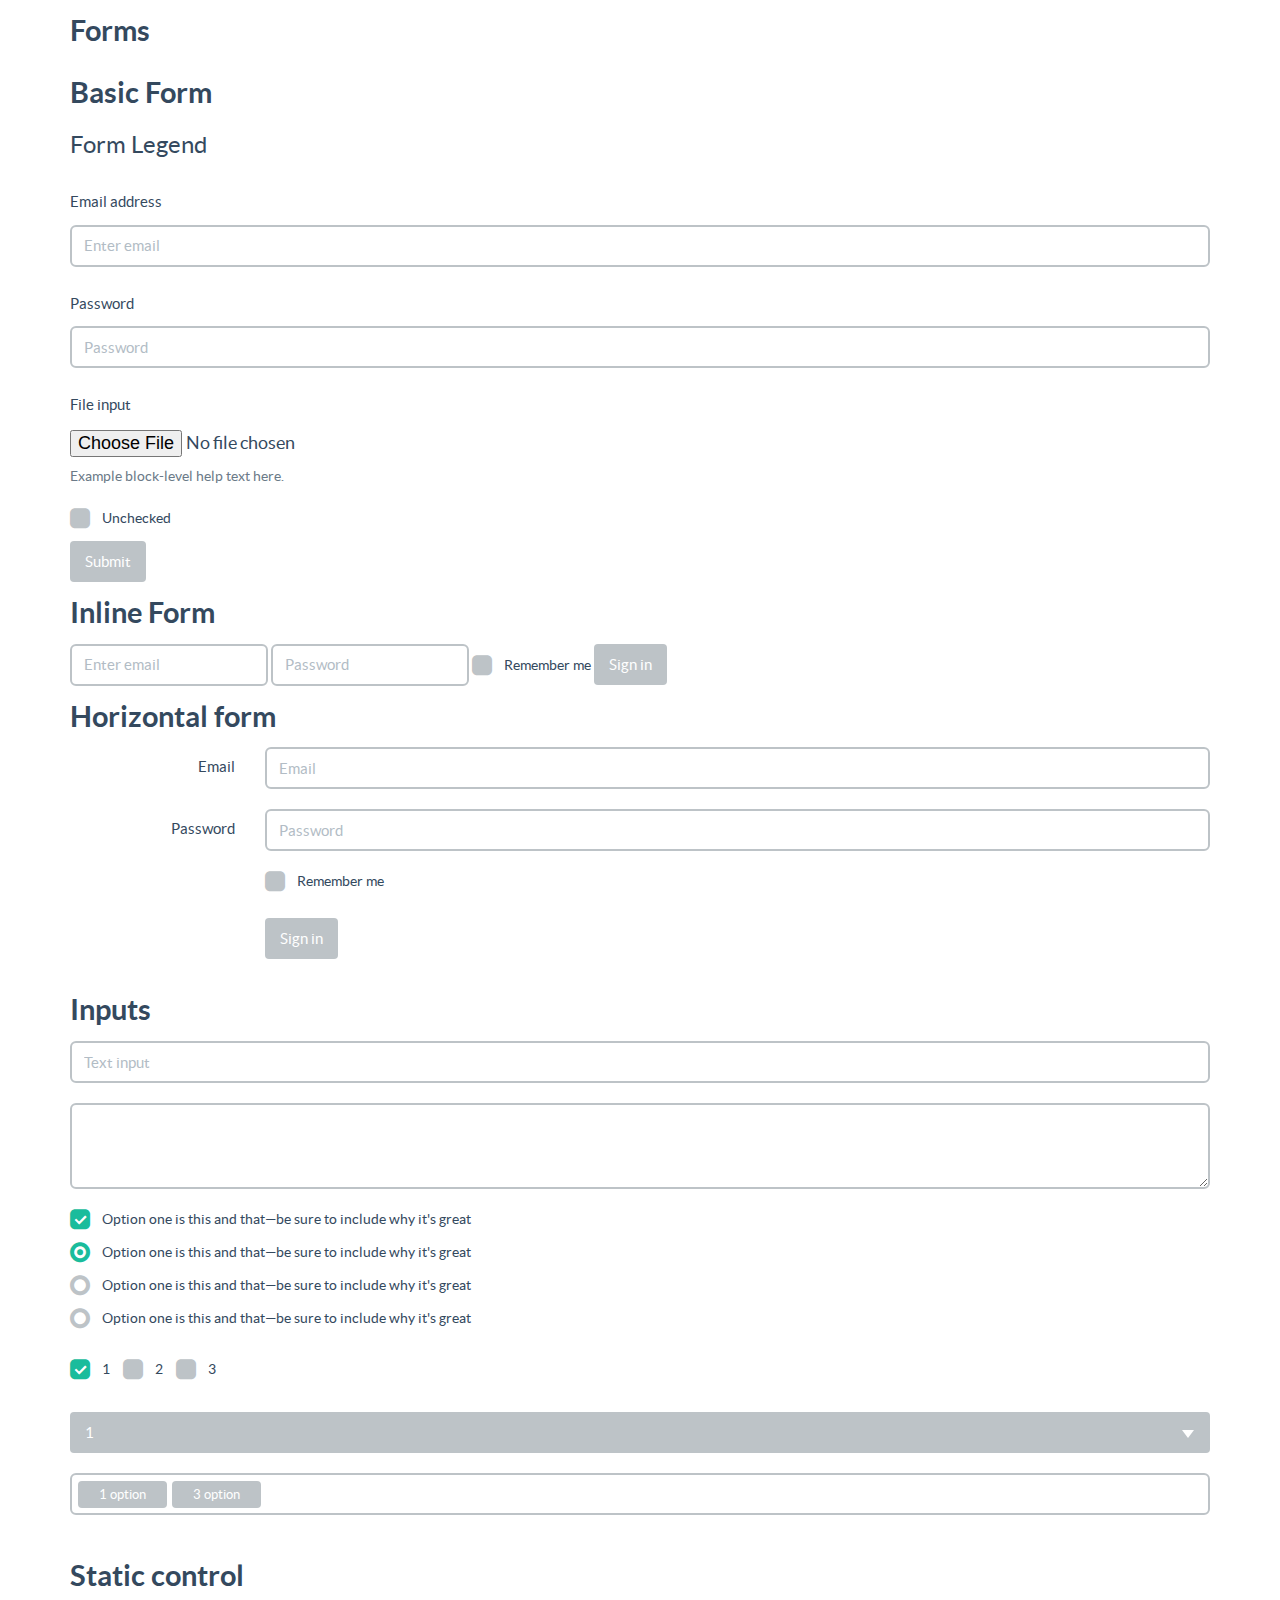
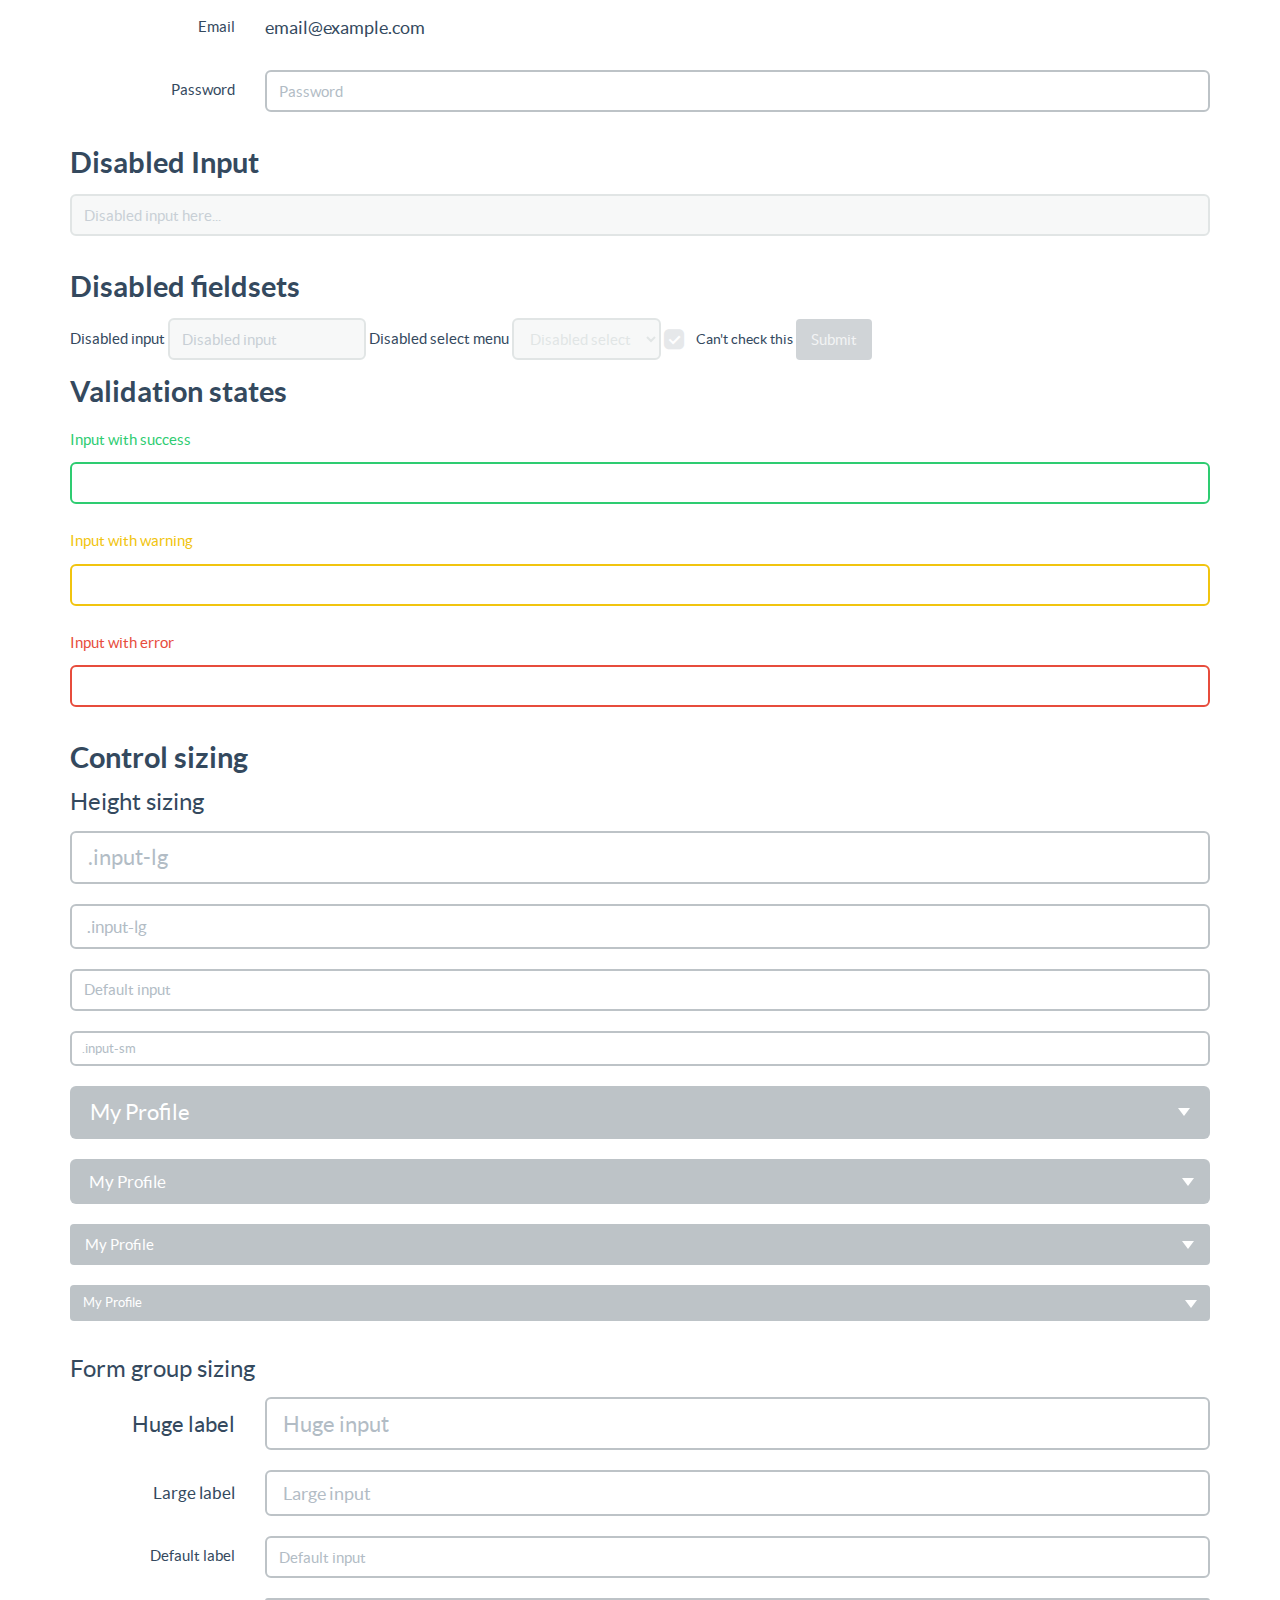
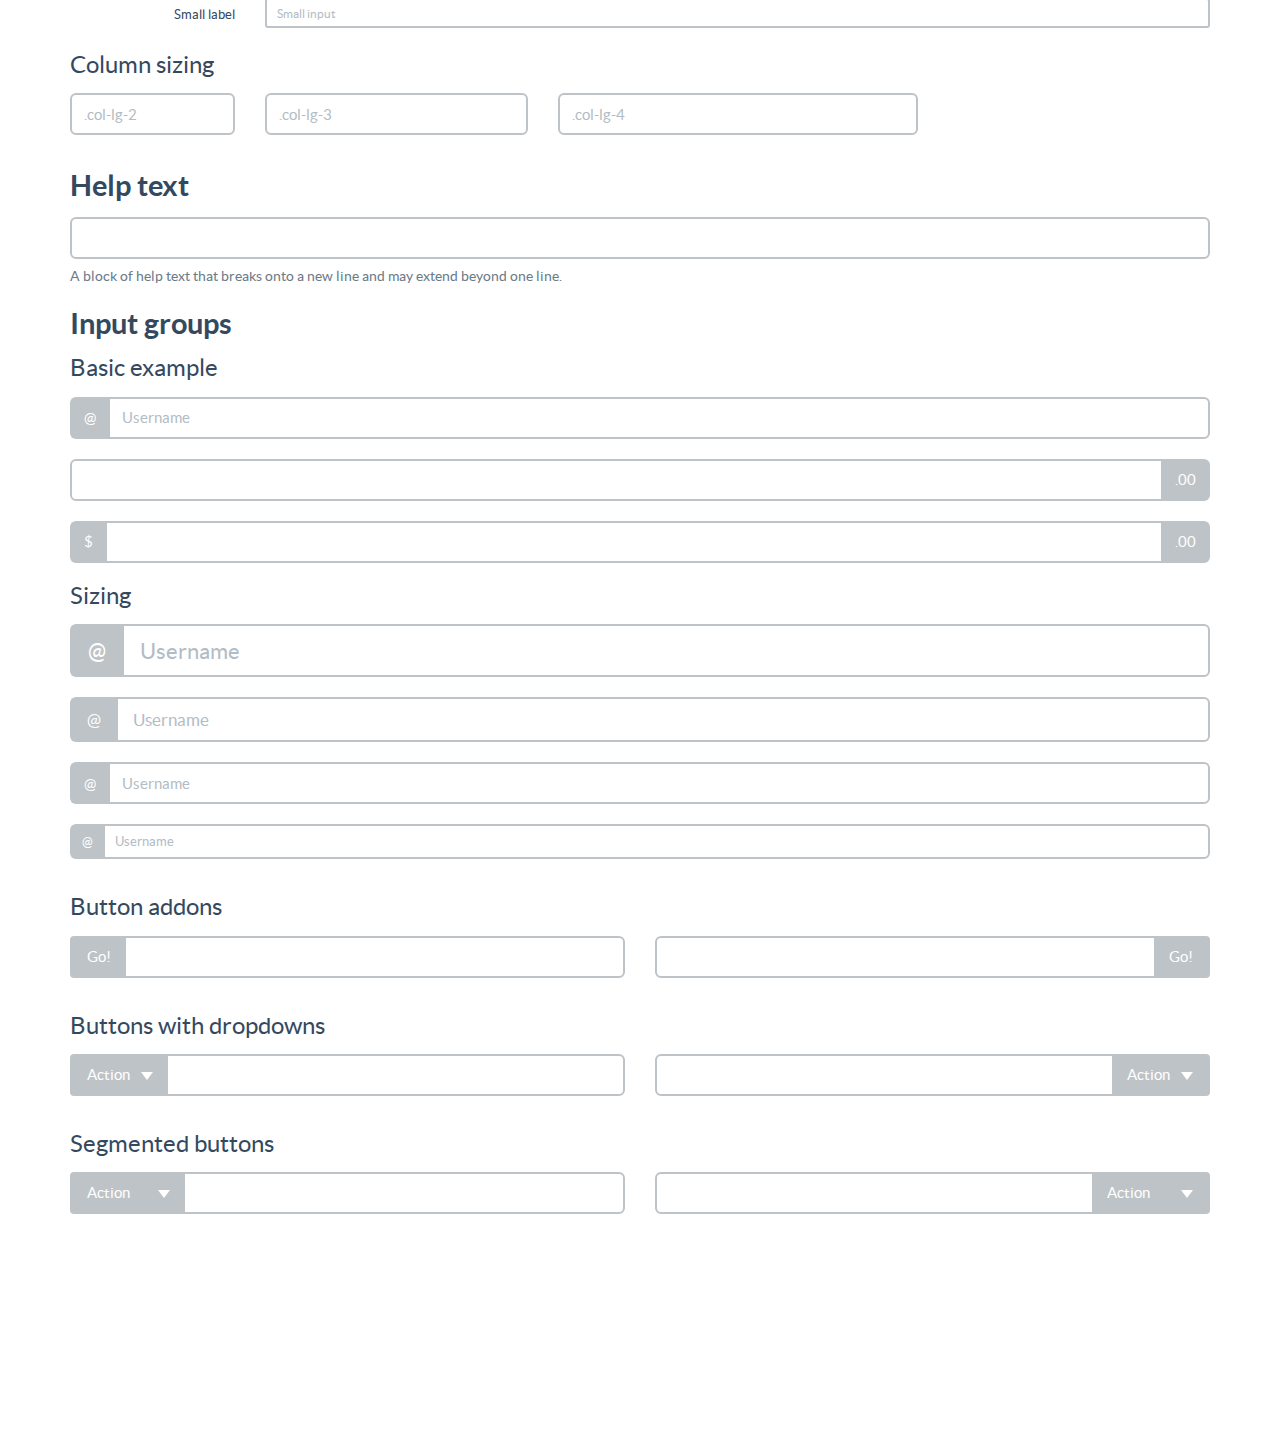
<file: static/Flat-UI-master/docs/examples/forms.html>
<!DOCTYPE html>
<html lang="en">
  <head>
    <meta charset="utf-8">
    <title>Flat UI Free</title>
    <meta name="viewport" content="width=device-width, initial-scale=1.0">

    <!-- Loading Bootstrap -->
    <link href="../../dist/css/vendor/bootstrap/css/bootstrap.min.css" rel="stylesheet">

    <!-- Loading Flat UI -->
    <link href="../../dist/css/flat-ui.css" rel="stylesheet">

    <link rel="shortcut icon" href="../../dist/img/favicon.ico">

    <!-- HTML5 shim, for IE6-8 support of HTML5 elements. All other JS at the end of file. -->
    <!--[if lt IE 9]>
      <script src="../../dist/js/vendor/html5shiv.js"></script>
      <script src="../../dist/js/vendor/respond.min.js"></script>
    <![endif]-->
  </head>
  <body>

    <style>
      body {
        padding-bottom: 200px;
      }
    </style>

    <div class="container">
      <h4>Forms</h4>
      <div class="row">
        <div class="col-md-12">
          <h4>Basic Form</h4>
          <form role="form">
            <legend>Form Legend</legend>
            <div class="form-group">
              <label for="exampleInputEmail1">Email address</label>
              <input type="email" class="form-control" id="exampleInputEmail1" placeholder="Enter email">
            </div>
            <div class="form-group">
              <label for="exampleInputPassword1">Password</label>
              <input type="password" class="form-control" id="exampleInputPassword1" placeholder="Password">
            </div>
            <div class="form-group">
              <label for="exampleInputFile">File input</label>
              <input type="file" id="exampleInputFile">
              <p class="help-block">Example block-level help text here.</p>
            </div>
            <label class="checkbox" for="checkbox1">
              <input type="checkbox" data-toggle="checkbox" value="" id="checkbox1" required>
              Unchecked
            </label>
            <button type="submit" class="btn btn-default">Submit</button>
          </form>
        </div><!-- /.col-md-12 -->
      </div><!-- /.row -->
      <div class="row">
        <div class="col-md-12">
          <h4>Inline Form</h4>
          <form class="form-inline" role="form">
            <div class="form-group">
              <label class="sr-only" for="exampleInputEmail2">Email address</label>
              <input type="email" class="form-control" id="exampleInputEmail2" placeholder="Enter email">
            </div>
            <div class="form-group">
              <label class="sr-only" for="exampleInputPassword2">Password</label>
              <input type="password" class="form-control" id="exampleInputPassword2" placeholder="Password">
            </div>
            <div class="form-group">
              <label class="checkbox" for="checkbox2">
                <input type="checkbox" data-toggle="checkbox" value="" id="checkbox2" required>
                Remember me
              </label>
            </div>
            <button type="submit" class="btn btn-default">Sign in</button>
          </form>
        </div><!-- /.col-md-12 -->
      </div><!-- /.row -->
      <div class="row">
        <div class="col-md-12">
          <h4>Horizontal form</h4>
          <form class="form-horizontal" role="form">
            <div class="form-group">
              <label for="inputEmail1" class="col-lg-2 control-label">Email</label>
              <div class="col-lg-10">
                <input type="email" class="form-control" id="inputEmail1" placeholder="Email">
              </div>
            </div>
            <div class="form-group">
              <label for="inputPassword1" class="col-lg-2 control-label">Password</label>
              <div class="col-lg-10">
                <input type="password" class="form-control" id="inputPassword1" placeholder="Password">
              </div>
            </div>
            <div class="form-group">
              <div class="col-lg-offset-2 col-lg-10">
                <label class="checkbox" for="checkbox3">
                  <input type="checkbox" data-toggle="checkbox" value="" id="checkbox3" required>
                  Remember me
                </label>
              </div>
            </div>
            <div class="form-group">
              <div class="col-lg-offset-2 col-lg-10">
                <button type="submit" class="btn btn-default">Sign in</button>
              </div>
            </div>
          </form>
        </div><!-- /.col-md-12 -->
      </div><!-- /.row -->
      <div class="row">
        <div class="col-md-12">
          <h4>Inputs</h4>
          <form action="#" class="form">
            <div class="form-group">
              <input type="text" class="form-control" placeholder="Text input">
            </div>
            <div class="form-group">
              <textarea class="form-control" rows="3"></textarea>
            </div>
            <div class="form-group">
              <label class="checkbox" for="checkbox4">
                <input type="checkbox" data-toggle="checkbox" value="" id="checkbox4" required checked>
                 Option one is this and that&mdash;be sure to include why it's great
              </label>
              <label class="radio" for="radio4a">
                <input type="radio" name="optionsRadios" data-toggle="radio" value="" id="radio4a" required checked>
                 Option one is this and that&mdash;be sure to include why it's great
              </label>
              <label class="radio" for="radio4b">
                <input type="radio" name="optionsRadios" data-toggle="radio" value="" id="radio4b" required>
                 Option one is this and that&mdash;be sure to include why it's great
              </label>
              <label class="radio" for="radio4c">
                <input type="radio" name="optionsRadios" data-toggle="radio" value="" id="radio4c" required>
                 Option one is this and that&mdash;be sure to include why it's great
              </label>
            </div>
            <div class="form-group">
              <label class="checkbox checkbox-inline" for="checkbox5a">
                <input type="checkbox" data-toggle="checkbox" value="" id="checkbox5a" required checked> 1
              </label>
              <label class="checkbox checkbox-inline" for="checkbox5b">
                <input type="checkbox" data-toggle="checkbox" value="" id="checkbox5b" required > 2
              </label>
              <label class="checkbox checkbox-inline" for="checkbox5c">
                <input type="checkbox" data-toggle="checkbox" value="" id="checkbox5c" required > 3
              </label>
            </div>
            <div class="form-group">
              <select data-toggle="select" class="form-control select select-default">
                <option>1</option>
                <option>2</option>
                <option>3</option>
                <option>4</option>
                <option>5</option>
              </select>
            </div>
            <div class="form-group">
              <select data-toggle="select" multiple class="form-control multiselect multiselect-default mrs mbm">
                <option value="0" selected>1 option</option>
                <option value="1">2 option</option>
                <option value="2" selected>3 option</option>
                <option value="3">4 option</option>
                <option value="4">5 option</option>
              </select>
            </div>
          </form>
        </div>
      </div><!-- /.row -->
      <div class="row">
        <div class="col-md-12">
          <h4>Static control</h4>
          <form class="form-horizontal" role="form">
            <div class="form-group">
              <label class="col-lg-2 control-label">Email</label>
              <div class="col-lg-10">
                <p class="form-control-static">email@example.com</p>
              </div>
            </div>
            <div class="form-group">
              <label for="inputPassword" class="col-lg-2 control-label">Password</label>
              <div class="col-lg-10">
                <input type="password" class="form-control" id="inputPassword" placeholder="Password">
              </div>
            </div>
          </form>
        </div>
      </div><!-- /.row -->
      <div class="row">
        <div class="col-md-12">
          <h4>Disabled Input</h4>
          <form action="#" class="form">
            <div class="form-group">
              <input class="form-control" id="disabledInput" type="text" placeholder="Disabled input here..." disabled>
            </div>
          </form>
        </div>
      </div><!-- /.row -->
      <div class="row">
        <div class="col-md-12">
          <h4>Disabled fieldsets</h4>
          <form class="form-inline" role="form">
            <fieldset disabled>
              <div class="form-group">
                <label for="disabledTextInput">Disabled input</label>
                <input type="text" id="disabledTextInput" class="form-control" placeholder="Disabled input">
              </div>
              <div class="form-group">
                <label for="disabledSelect">Disabled select menu</label>
                <select id="disabledSelect" class="form-control">
                  <option>Disabled select</option>
                </select>
              </div>
              <label class="checkbox checkbox-inline" for="checkbox6">
                <input type="checkbox" data-toggle="checkbox" value="" id="checkbox6" required checked> Can't check this
              </label>
              <button type="submit" class="btn btn-primary">Submit</button>
            </fieldset>
          </form>
        </div>
      </div><!-- /.row -->
      <div class="row">
        <div class="col-md-12">
          <h4>Validation states</h4>
          <div class="form-group has-success">
            <label class="control-label" for="inputSuccess">Input with success</label>
            <input type="text" class="form-control" id="inputSuccess">
          </div>
          <div class="form-group has-warning">
            <label class="control-label" for="inputWarning">Input with warning</label>
            <input type="text" class="form-control" id="inputWarning">
          </div>
          <div class="form-group has-error">
            <label class="control-label" for="inputError">Input with error</label>
            <input type="text" class="form-control" id="inputError">
          </div>
        </div>
      </div><!-- /.row -->
      <div class="row">
        <div class="col-md-12">
          <h4>Control sizing</h4>
          <h6>Height sizing</h6>
          <div class="form-group">
            <input class="form-control input-hg" type="text" placeholder=".input-lg">
          </div>
          <div class="form-group">
            <input class="form-control input-lg" type="text" placeholder=".input-lg">
          </div>
          <div class="form-group">
            <input class="form-control" type="text" placeholder="Default input">
          </div>
          <div class="form-group">
            <input class="form-control input-sm" type="text" placeholder=".input-sm">
          </div>

          <div class="form-group">
            <select data-toggle="select" class="form-control select select-default select-hg">
              <optgroup label="Profile">
                <option value="0">My Profile</option>
                <option value="1">My Friends</option>
              </optgroup>
              <optgroup label="System">
                <option value="2">Messages</option>
                <option value="3">My Settings</option>
                <option value="4" class="highlighted">Logout</option>
              </optgroup>
            </select>
          </div>
          <div class="form-group">
            <select data-toggle="select" class="form-control select select-default select-lg">
              <optgroup label="Profile">
                <option value="0">My Profile</option>
                <option value="1">My Friends</option>
              </optgroup>
              <optgroup label="System">
                <option value="2">Messages</option>
                <option value="3">My Settings</option>
                <option value="4" class="highlighted">Logout</option>
              </optgroup>
            </select>
          </div>
          <div class="form-group">
            <select data-toggle="select" class="form-control select select-default">
              <optgroup label="Profile">
                <option value="0">My Profile</option>
                <option value="1">My Friends</option>
              </optgroup>
              <optgroup label="System">
                <option value="2">Messages</option>
                <option value="3">My Settings</option>
                <option value="4" class="highlighted">Logout</option>
              </optgroup>
            </select>
          </div>
          <div class="form-group">
            <select data-toggle="select" class="form-control select select-default select-sm">
              <optgroup label="Profile">
                <option value="0">My Profile</option>
                <option value="1">My Friends</option>
              </optgroup>
              <optgroup label="System">
                <option value="2">Messages</option>
                <option value="3">My Settings</option>
                <option value="4" class="highlighted">Logout</option>
              </optgroup>
            </select>
          </div>
        </div>
      </div>
      <h6>Form group sizing</h6>
      <form class="form-horizontal" role="form">
        <div class="form-group form-group-hg">
          <label class="col-sm-2 control-label" for="formGroupInputHuge">Huge label</label>
          <div class="col-sm-10">
            <input class="form-control" type="text" id="formGroupInputHuge" placeholder="Huge input">
          </div>
        </div>
        <div class="form-group form-group-lg">
          <label class="col-sm-2 control-label" for="formGroupInputLarge">Large label</label>
          <div class="col-sm-10">
            <input class="form-control" type="text" id="formGroupInputLarge" placeholder="Large input">
          </div>
        </div>
        <div class="form-group">
          <label class="col-sm-2 control-label" for="formGroupInputDefault">Default label</label>
          <div class="col-sm-10">
            <input class="form-control" type="text" id="formGroupInputDefault" placeholder="Default input">
          </div>
        </div>
        <div class="form-group form-group-sm">
          <label class="col-sm-2 control-label" for="formGroupInputSmall">Small label</label>
          <div class="col-sm-10">
            <input class="form-control" type="text" id="formGroupInputSmall" placeholder="Small input">
          </div>
        </div>
      </form>
      <h6>Column sizing</h6>
      <div class="row">
        <div class="col-lg-2">
          <div class="form-group">
            <input type="text" class="form-control" placeholder=".col-lg-2">
          </div><!-- /.form-group -->
        </div>
        <div class="col-lg-3">
          <div class="form-group">
            <input type="text" class="form-control" placeholder=".col-lg-3">
          </div><!-- /.form-group -->
        </div>
        <div class="col-lg-4">
          <div class="form-group">
            <input type="text" class="form-control" placeholder=".col-lg-4">
          </div><!-- /.form-group -->
        </div>
      </div>
      <div class="row">
        <div class="col-md-12">
          <h4>Help text</h4>
          <form class="form">
            <input type="text" class="form-control">
            <span class="help-block">A block of help text that breaks onto a new line and may extend beyond one line.</span>
          </form>
        </div>
      </div>
      <div class="row">
        <div class="col-md-12">
          <h4>Input groups</h4>
          <h6>Basic example</h6>
          <div class="form-group">
            <div class="input-group">
              <span class="input-group-addon">@</span>
              <input type="text" class="form-control" placeholder="Username">
            </div>
          </div>
          <div class="form-group">
            <div class="input-group">
              <input type="text" class="form-control">
              <span class="input-group-addon">.00</span>
            </div>
          </div>
          <div class="form-group">
            <div class="input-group">
              <span class="input-group-addon">$</span>
              <input type="text" class="form-control">
              <span class="input-group-addon">.00</span>
            </div>
          </div>
          <h6>Sizing</h6>
          <div class="form-group">
            <div class="input-group input-group-hg">
              <span class="input-group-addon">@</span>
              <input type="text" class="form-control input-hg" placeholder="Username">
            </div>
          </div>
          <div class="form-group">
            <div class="input-group input-group-lg">
              <span class="input-group-addon">@</span>
              <input type="text" class="form-control input-lg" placeholder="Username">
            </div>
          </div>

          <div class="form-group">
            <div class="input-group">
              <span class="input-group-addon">@</span>
              <input type="text" class="form-control" placeholder="Username">
            </div>
          </div>

          <div class="form-group">
            <div class="input-group input-group-sm">
              <span class="input-group-addon">@</span>
              <input type="text" class="form-control" placeholder="Username">
            </div>
          </div>

        </div>
      </div><!-- /.row -->
      <h6>Button addons</h6>
      <div class="row">
        <div class="col-lg-6">
          <div class="form-group">
            <div class="input-group">
              <span class="input-group-btn">
                <button class="btn btn-default" type="button">Go!</button>
              </span>
              <input type="text" class="form-control">
            </div><!-- /input-group -->
          </div>
        </div><!-- /.col-lg-6 -->
        <div class="col-lg-6">
          <div class="form-group">
            <div class="input-group">
              <input type="text" class="form-control">
              <span class="input-group-btn">
                <button class="btn btn-default" type="button">Go!</button>
              </span>
            </div><!-- /input-group -->
          </div><!-- /.form-group -->
        </div><!-- /.col-lg-6 -->
      </div><!-- /.row -->
      <h6>Buttons with dropdowns</h6>
      <div class="row">
        <div class="col-lg-6">
          <div class="form-group">
            <div class="input-group">
              <div class="input-group-btn">
                <button type="button" class="btn btn-default dropdown-toggle" data-toggle="dropdown">Action <span class="caret"></span></button>
                <ul class="dropdown-menu">
                  <li><a href="#">Action</a></li>
                  <li><a href="#">Another action</a></li>
                  <li><a href="#">Something else here</a></li>
                  <li class="divider"></li>
                  <li><a href="#">Separated link</a></li>
                </ul>
              </div><!-- /btn-group -->
              <input type="text" class="form-control">
            </div><!-- /input-group -->
          </div><!-- /.form-group -->
        </div><!-- /.col-lg-6 -->
        <div class="col-lg-6">
          <div class="form-group">
            <div class="input-group">
              <input type="text" class="form-control">
              <div class="input-group-btn">
                <button type="button" class="btn btn-default dropdown-toggle" data-toggle="dropdown">Action <span class="caret"></span></button>
                <ul class="dropdown-menu pull-right">
                  <li><a href="#">Action</a></li>
                  <li><a href="#">Another action</a></li>
                  <li><a href="#">Something else here</a></li>
                  <li class="divider"></li>
                  <li><a href="#">Separated link</a></li>
                </ul>
              </div><!-- /btn-group -->
            </div><!-- /input-group -->
          </div><!-- /.form-group -->
        </div><!-- /.col-lg-6 -->
      </div><!-- /.row -->
      <h6>Segmented buttons</h6>
      <div class="row">
        <div class="col-lg-6">
          <div class="form-group">
            <div class="input-group">
              <div class="input-group-btn">
                <button tabindex="-1" class="btn btn-default" type="button">Action</button>
                <button tabindex="-1" data-toggle="dropdown" class="btn btn-default dropdown-toggle" type="button">
                  <span class="caret"></span>
                </button>
                <ul role="menu" class="dropdown-menu">
                  <li><a href="#">Action</a></li>
                  <li><a href="#">Another action</a></li>
                  <li><a href="#">Something else here</a></li>
                  <li class="divider"></li>
                  <li><a href="#">Separated link</a></li>
                </ul>
              </div>
              <input type="text" class="form-control">
            </div><!-- /.input-group -->
          </div><!-- /.form-group -->
        </div><!-- /.col-lg-6 -->
        <div class="col-lg-6">
          <div class="form-group">
            <div class="input-group">
              <input type="text" class="form-control">
              <div class="input-group-btn">
                <button tabindex="-1" class="btn btn-default" type="button">Action</button>
                <button tabindex="-1" data-toggle="dropdown" class="btn btn-default dropdown-toggle" type="button">
                  <span class="caret"></span>
                </button>
                <ul role="menu" class="dropdown-menu pull-right">
                  <li><a href="#">Action</a></li>
                  <li><a href="#">Another action</a></li>
                  <li><a href="#">Something else here</a></li>
                  <li class="divider"></li>
                  <li><a href="#">Separated link</a></li>
                </ul>
              </div>
            </div><!-- /.input-group -->
          </div><!-- /.form-group -->
        </div><!-- /.col-lg-6 -->
      </div><!-- /.row -->
    </div><!-- /.container -->

    <!-- jQuery (necessary for Bootstrap's JavaScript plugins) -->
    <script src="../../dist/js/vendor/jquery.min.js"></script>
    <!-- Include all compiled plugins (below), or include individual files as needed -->
    <script src="../../dist/js/flat-ui.min.js"></script>

    <script src="../assets/js/application.js"></script>

  </body>
</html>
</file>
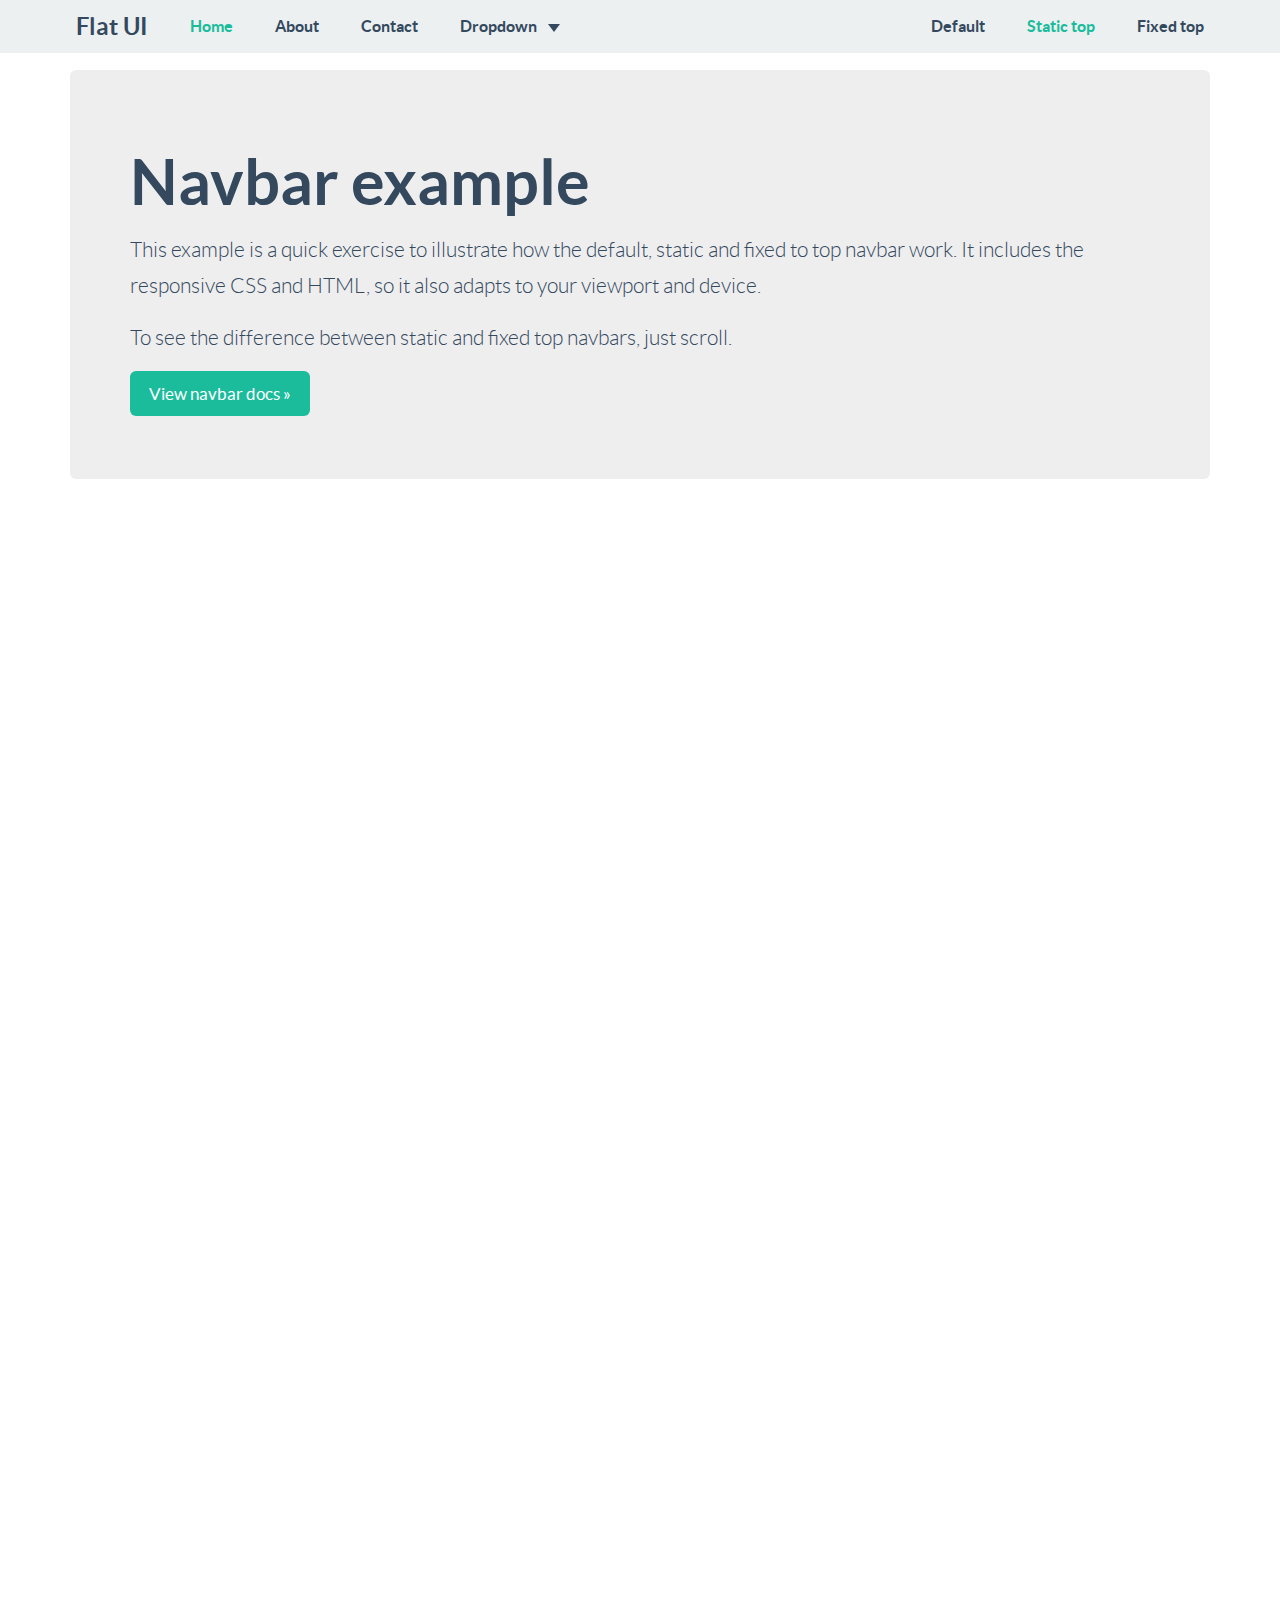
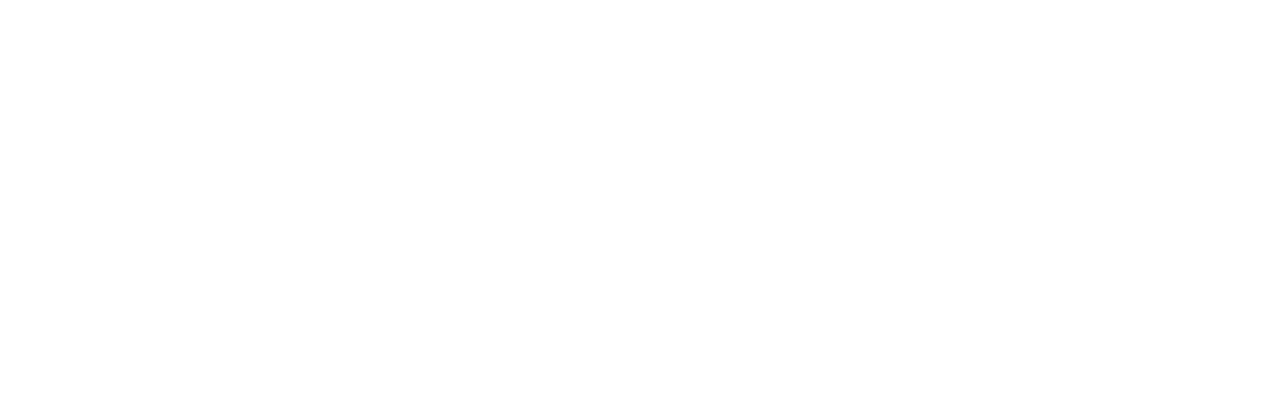
<file: static/Flat-UI-master/docs/examples/navbar-fixed-top.html>
<!DOCTYPE html>
<html lang="en">
  <head>
    <meta charset="utf-8">
    <title>Flat UI Free</title>
    <meta name="viewport" content="width=device-width, initial-scale=1.0">

    <!-- Loading Bootstrap -->
    <link href="../../dist/css/vendor/bootstrap/css/bootstrap.min.css" rel="stylesheet">

    <!-- Loading Flat UI -->
    <link href="../../dist/css/flat-ui.css" rel="stylesheet">

    <link rel="shortcut icon" href="../../dist/img/favicon.ico">

    <!-- HTML5 shim, for IE6-8 support of HTML5 elements. All other JS at the end of file. -->
    <!--[if lt IE 9]>
      <script src="../../dist/js/vendor/html5shiv.js"></script>
      <script src="../../dist/js/vendor/respond.min.js"></script>
    <![endif]-->
  </head>
  <body>
    <style>
      body {
        min-height: 2000px;
        padding-top: 70px;
      }
    </style>

    <!-- Static navbar -->
    <div class="navbar navbar-default navbar-fixed-top" role="navigation">
      <div class="container">
        <div class="navbar-header">
          <button type="button" class="navbar-toggle" data-toggle="collapse" data-target=".navbar-collapse">
            <span class="sr-only">Toggle navigation</span>
          </button>
          <a class="navbar-brand" href="#">Flat UI</a>
        </div>
        <div class="navbar-collapse collapse">
          <ul class="nav navbar-nav">
            <li class="active"><a href="#">Home</a></li>
            <li><a href="#about">About</a></li>
            <li><a href="#contact">Contact</a></li>
            <li class="dropdown">
              <a href="#" class="dropdown-toggle" data-toggle="dropdown">Dropdown <b class="caret"></b></a>
              <ul class="dropdown-menu">
                <li><a href="#">Action</a></li>
                <li><a href="#">Another action</a></li>
                <li><a href="#">Something else here</a></li>
                <li class="divider"></li>
                <li class="dropdown-header">Nav header</li>
                <li><a href="#">Separated link</a></li>
                <li><a href="#">One more separated link</a></li>
              </ul>
            </li>
          </ul>
          <ul class="nav navbar-nav navbar-right">
            <li><a href="../navbar/">Default</a></li>
            <li class="active"><a href="./">Static top</a></li>
            <li><a href="../navbar-fixed-top/">Fixed top</a></li>
          </ul>
        </div><!--/.nav-collapse -->
      </div>
    </div>


    <div class="container">

      <!-- Main component for a primary marketing message or call to action -->
      <div class="jumbotron">
        <h1>Navbar example</h1>
        <p>This example is a quick exercise to illustrate how the default, static and fixed to top navbar work. It includes the responsive CSS and HTML, so it also adapts to your viewport and device.</p>
        <p>To see the difference between static and fixed top navbars, just scroll.</p>
        <p>
          <a class="btn btn-lg btn-primary" href="../../components/#navbar" role="button">View navbar docs &raquo;</a>
        </p>
      </div>

    </div> <!-- /container -->

    <!-- jQuery (necessary for Bootstrap's JavaScript plugins) -->
    <script src="../../dist/js/vendor/jquery.min.js"></script>
    <!-- Include all compiled plugins (below), or include individual files as needed -->
    <script src="../../dist/js/flat-ui.min.js"></script>

    <script src="../assets/js/application.js"></script>

  </body>
</html>
</file>
<file: static/Flat-UI-master/dist/css/flat-ui.css>
@font-face {
  font-family: 'Lato';
  src: url('../fonts/lato/lato-black.eot');
  src: url('../fonts/lato/lato-black.eot?#iefix') format('embedded-opentype'), url('../fonts/lato/lato-black.woff') format('woff'), url('../fonts/lato/lato-black.ttf') format('truetype'), url('../fonts/lato/lato-black.svg#latoblack') format('svg');
  font-weight: 900;
  font-style: normal;
}
@font-face {
  font-family: 'Lato';
  src: url('../fonts/lato/lato-bold.eot');
  src: url('../fonts/lato/lato-bold.eot?#iefix') format('embedded-opentype'), url('../fonts/lato/lato-bold.woff') format('woff'), url('../fonts/lato/lato-bold.ttf') format('truetype'), url('../fonts/lato/lato-bold.svg#latobold') format('svg');
  font-weight: bold;
  font-style: normal;
}
@font-face {
  font-family: 'Lato';
  src: url('../fonts/lato/lato-bolditalic.eot');
  src: url('../fonts/lato/lato-bolditalic.eot?#iefix') format('embedded-opentype'), url('../fonts/lato/lato-bolditalic.woff') format('woff'), url('../fonts/lato/lato-bolditalic.ttf') format('truetype'), url('../fonts/lato/lato-bolditalic.svg#latobold-italic') format('svg');
  font-weight: bold;
  font-style: italic;
}
@font-face {
  font-family: 'Lato';
  src: url('../fonts/lato/lato-italic.eot');
  src: url('../fonts/lato/lato-italic.eot?#iefix') format('embedded-opentype'), url('../fonts/lato/lato-italic.woff') format('woff'), url('../fonts/lato/lato-italic.ttf') format('truetype'), url('../fonts/lato/lato-italic.svg#latoitalic') format('svg');
  font-weight: normal;
  font-style: italic;
}
@font-face {
  font-family: 'Lato';
  src: url('../fonts/lato/lato-light.eot');
  src: url('../fonts/lato/lato-light.eot?#iefix') format('embedded-opentype'), url('../fonts/lato/lato-light.woff') format('woff'), url('../fonts/lato/lato-light.ttf') format('truetype'), url('../fonts/lato/lato-light.svg#latolight') format('svg');
  font-weight: 300;
  font-style: normal;
}
@font-face {
  font-family: 'Lato';
  src: url('../fonts/lato/lato-regular.eot');
  src: url('../fonts/lato/lato-regular.eot?#iefix') format('embedded-opentype'), url('../fonts/lato/lato-regular.woff') format('woff'), url('../fonts/lato/lato-regular.ttf') format('truetype'), url('../fonts/lato/lato-regular.svg#latoregular') format('svg');
  font-weight: normal;
  font-style: normal;
}
@font-face {
  font-family: 'Flat-UI-Icons';
  src: url('../fonts/glyphicons/flat-ui-icons-regular.eot');
  src: url('../fonts/glyphicons/flat-ui-icons-regular.eot?#iefix') format('embedded-opentype'), url('../fonts/glyphicons/flat-ui-icons-regular.woff') format('woff'), url('../fonts/glyphicons/flat-ui-icons-regular.ttf') format('truetype'), url('../fonts/glyphicons/flat-ui-icons-regular.svg#flat-ui-icons-regular') format('svg');
}
[class^="fui-"],
[class*="fui-"] {
  font-family: 'Flat-UI-Icons';
  speak: none;
  font-style: normal;
  font-weight: normal;
  font-variant: normal;
  text-transform: none;
  -webkit-font-smoothing: antialiased;
  -moz-osx-font-smoothing: grayscale;
}
.fui-triangle-up:before {
  content: "\e600";
}
.fui-triangle-down:before {
  content: "\e601";
}
.fui-triangle-up-small:before {
  content: "\e602";
}
.fui-triangle-down-small:before {
  content: "\e603";
}
.fui-triangle-left-large:before {
  content: "\e604";
}
.fui-triangle-right-large:before {
  content: "\e605";
}
.fui-arrow-left:before {
  content: "\e606";
}
.fui-arrow-right:before {
  content: "\e607";
}
.fui-plus:before {
  content: "\e608";
}
.fui-cross:before {
  content: "\e609";
}
.fui-check:before {
  content: "\e60a";
}
.fui-radio-unchecked:before {
  content: "\e60b";
}
.fui-radio-checked:before {
  content: "\e60c";
}
.fui-checkbox-unchecked:before {
  content: "\e60d";
}
.fui-checkbox-checked:before {
  content: "\e60e";
}
.fui-info-circle:before {
  content: "\e60f";
}
.fui-alert-circle:before {
  content: "\e610";
}
.fui-question-circle:before {
  content: "\e611";
}
.fui-check-circle:before {
  content: "\e612";
}
.fui-cross-circle:before {
  content: "\e613";
}
.fui-plus-circle:before {
  content: "\e614";
}
.fui-pause:before {
  content: "\e615";
}
.fui-play:before {
  content: "\e616";
}
.fui-volume:before {
  content: "\e617";
}
.fui-mute:before {
  content: "\e618";
}
.fui-resize:before {
  content: "\e619";
}
.fui-list:before {
  content: "\e61a";
}
.fui-list-thumbnailed:before {
  content: "\e61b";
}
.fui-list-small-thumbnails:before {
  content: "\e61c";
}
.fui-list-large-thumbnails:before {
  content: "\e61d";
}
.fui-list-numbered:before {
  content: "\e61e";
}
.fui-list-columned:before {
  content: "\e61f";
}
.fui-list-bulleted:before {
  content: "\e620";
}
.fui-window:before {
  content: "\e621";
}
.fui-windows:before {
  content: "\e622";
}
.fui-loop:before {
  content: "\e623";
}
.fui-cmd:before {
  content: "\e624";
}
.fui-mic:before {
  content: "\e625";
}
.fui-heart:before {
  content: "\e626";
}
.fui-location:before {
  content: "\e627";
}
.fui-new:before {
  content: "\e628";
}
.fui-video:before {
  content: "\e629";
}
.fui-photo:before {
  content: "\e62a";
}
.fui-time:before {
  content: "\e62b";
}
.fui-eye:before {
  content: "\e62c";
}
.fui-chat:before {
  content: "\e62d";
}
.fui-home:before {
  content: "\e62e";
}
.fui-upload:before {
  content: "\e62f";
}
.fui-search:before {
  content: "\e630";
}
.fui-user:before {
  content: "\e631";
}
.fui-mail:before {
  content: "\e632";
}
.fui-lock:before {
  content: "\e633";
}
.fui-power:before {
  content: "\e634";
}
.fui-calendar:before {
  content: "\e635";
}
.fui-gear:before {
  content: "\e636";
}
.fui-bookmark:before {
  content: "\e637";
}
.fui-exit:before {
  content: "\e638";
}
.fui-trash:before {
  content: "\e639";
}
.fui-folder:before {
  content: "\e63a";
}
.fui-bubble:before {
  content: "\e63b";
}
.fui-export:before {
  content: "\e63c";
}
.fui-calendar-solid:before {
  content: "\e63d";
}
.fui-star:before {
  content: "\e63e";
}
.fui-star-2:before {
  content: "\e63f";
}
.fui-credit-card:before {
  content: "\e640";
}
.fui-clip:before {
  content: "\e641";
}
.fui-link:before {
  content: "\e642";
}
.fui-tag:before {
  content: "\e643";
}
.fui-document:before {
  content: "\e644";
}
.fui-image:before {
  content: "\e645";
}
.fui-facebook:before {
  content: "\e646";
}
.fui-youtube:before {
  content: "\e647";
}
.fui-vimeo:before {
  content: "\e648";
}
.fui-twitter:before {
  content: "\e649";
}
.fui-spotify:before {
  content: "\e64a";
}
.fui-skype:before {
  content: "\e64b";
}
.fui-pinterest:before {
  content: "\e64c";
}
.fui-path:before {
  content: "\e64d";
}
.fui-linkedin:before {
  content: "\e64e";
}
.fui-google-plus:before {
  content: "\e64f";
}
.fui-dribbble:before {
  content: "\e650";
}
.fui-behance:before {
  content: "\e651";
}
.fui-stumbleupon:before {
  content: "\e652";
}
.fui-yelp:before {
  content: "\e653";
}
.fui-wordpress:before {
  content: "\e654";
}
.fui-windows-8:before {
  content: "\e655";
}
.fui-vine:before {
  content: "\e656";
}
.fui-tumblr:before {
  content: "\e657";
}
.fui-paypal:before {
  content: "\e658";
}
.fui-lastfm:before {
  content: "\e659";
}
.fui-instagram:before {
  content: "\e65a";
}
.fui-html5:before {
  content: "\e65b";
}
.fui-github:before {
  content: "\e65c";
}
.fui-foursquare:before {
  content: "\e65d";
}
.fui-dropbox:before {
  content: "\e65e";
}
.fui-android:before {
  content: "\e65f";
}
.fui-apple:before {
  content: "\e660";
}
body {
  font-family: "Lato", Helvetica, Arial, sans-serif;
  font-size: 18px;
  line-height: 1.72222;
  color: #34495e;
  background-color: #ffffff;
}
a {
  color: #16a085;
  text-decoration: none;
  -webkit-transition: .25s;
          transition: .25s;
}
a:hover,
a:focus {
  color: #1abc9c;
  text-decoration: none;
}
a:focus {
  outline: none;
}
.img-rounded {
  border-radius: 6px;
}
.img-thumbnail {
  padding: 4px;
  line-height: 1.72222;
  background-color: #ffffff;
  border: 2px solid #bdc3c7;
  border-radius: 6px;
  -webkit-transition: all 0.25s ease-in-out;
          transition: all 0.25s ease-in-out;
  display: inline-block;
  max-width: 100%;
  height: auto;
}
.img-comment {
  font-size: 15px;
  line-height: 1.2;
  font-style: italic;
  margin: 24px 0;
}
h1,
h2,
h3,
h4,
h5,
h6,
.h1,
.h2,
.h3,
.h4,
.h5,
.h6 {
  font-family: inherit;
  font-weight: 700;
  line-height: 1.1;
  color: inherit;
}
h1 small,
h2 small,
h3 small,
h4 small,
h5 small,
h6 small,
.h1 small,
.h2 small,
.h3 small,
.h4 small,
.h5 small,
.h6 small {
  color: #e7e9ec;
}
h1,
h2,
h3 {
  margin-top: 30px;
  margin-bottom: 15px;
}
h4,
h5,
h6 {
  margin-top: 15px;
  margin-bottom: 15px;
}
h6 {
  font-weight: normal;
}
h1,
.h1 {
  font-size: 61px;
}
h2,
.h2 {
  font-size: 53px;
}
h3,
.h3 {
  font-size: 40px;
}
h4,
.h4 {
  font-size: 29px;
}
h5,
.h5 {
  font-size: 28px;
}
h6,
.h6 {
  font-size: 24px;
}
p {
  font-size: 18px;
  line-height: 1.72222;
  margin: 0 0 15px;
}
.lead {
  margin-bottom: 30px;
  font-size: 28px;
  line-height: 1.46428571;
  font-weight: 300;
}
@media (min-width: 768px) {
  .lead {
    font-size: 30.006px;
  }
}
small,
.small {
  font-size: 83%;
  line-height: 2.067;
}
.text-muted {
  color: #bdc3c7;
}
.text-inverse {
  color: #ffffff;
}
.text-primary {
  color: #1abc9c;
}
a.text-primary:hover {
  color: #148f77;
}
.text-warning {
  color: #f1c40f;
}
a.text-warning:hover {
  color: #c29d0b;
}
.text-danger {
  color: #e74c3c;
}
a.text-danger:hover {
  color: #d62c1a;
}
.text-success {
  color: #2ecc71;
}
a.text-success:hover {
  color: #25a25a;
}
.text-info {
  color: #3498db;
}
a.text-info:hover {
  color: #217dbb;
}
.bg-primary {
  color: #ffffff;
  background-color: #34495e;
}
a.bg-primary:hover {
  background-color: #222f3d;
}
.bg-success {
  background-color: #dff0d8;
}
a.bg-success:hover {
  background-color: #c1e2b3;
}
.bg-info {
  background-color: #d9edf7;
}
a.bg-info:hover {
  background-color: #afd9ee;
}
.bg-warning {
  background-color: #fcf8e3;
}
a.bg-warning:hover {
  background-color: #f7ecb5;
}
.bg-danger {
  background-color: #f2dede;
}
a.bg-danger:hover {
  background-color: #e4b9b9;
}
.page-header {
  padding-bottom: 14px;
  margin: 60px 0 30px;
  border-bottom: 2px solid #e7e9ec;
}
ul,
ol {
  margin-bottom: 15px;
}
dl {
  margin-bottom: 30px;
}
dt,
dd {
  line-height: 1.72222;
}
@media (min-width: 768px) {
  .dl-horizontal dt {
    width: 160px;
  }
  .dl-horizontal dd {
    margin-left: 180px;
  }
}
abbr[title],
abbr[data-original-title] {
  border-bottom: 1px dotted #bdc3c7;
}
blockquote {
  border-left: 3px solid #e7e9ec;
  padding: 0 0 0 16px;
  margin: 0 0 30px;
}
blockquote p {
  font-size: 20px;
  line-height: 1.55;
  font-weight: normal;
  margin-bottom: .4em;
}
blockquote small,
blockquote .small {
  font-size: 18px;
  line-height: 1.72222;
  font-style: italic;
  color: inherit;
}
blockquote small:before,
blockquote .small:before {
  content: "";
}
blockquote.pull-right {
  padding-right: 16px;
  padding-left: 0;
  border-right: 3px solid #e7e9ec;
  border-left: 0;
}
blockquote.pull-right small:after {
  content: "";
}
address {
  margin-bottom: 30px;
  line-height: 1.72222;
}
sub,
sup {
  font-size: 70%;
}
code,
kbd,
pre,
samp {
  font-family: Monaco, Menlo, Consolas, "Courier New", monospace;
}
code {
  padding: 2px 6px;
  font-size: 85%;
  color: #c7254e;
  background-color: #f9f2f4;
  border-radius: 4px;
}
kbd {
  padding: 2px 6px;
  font-size: 85%;
  color: #ffffff;
  background-color: #34495e;
  border-radius: 4px;
  box-shadow: none;
}
pre {
  padding: 8px;
  margin: 0 0 15px;
  font-size: 13px;
  line-height: 1.72222;
  color: inherit;
  background-color: #ffffff;
  border: 2px solid #e7e9ec;
  border-radius: 6px;
  white-space: pre;
}
.pre-scrollable {
  max-height: 340px;
}
.thumbnail {
  display: block;
  padding: 4px;
  margin-bottom: 5px;
  line-height: 1.72222;
  background-color: #ffffff;
  border: 2px solid #bdc3c7;
  border-radius: 6px;
  -webkit-transition: border 0.25s ease-in-out;
          transition: border 0.25s ease-in-out;
}
.thumbnail > img,
.thumbnail a > img {
  display: block;
  max-width: 100%;
  height: auto;
  margin-left: auto;
  margin-right: auto;
}
a.thumbnail:hover,
a.thumbnail:focus,
a.thumbnail.active {
  border-color: #16a085;
}
.thumbnail .caption {
  padding: 9px;
  color: #34495e;
}
.btn {
  border: none;
  font-size: 15px;
  font-weight: normal;
  line-height: 1.4;
  border-radius: 4px;
  padding: 10px 15px;
  -webkit-font-smoothing: subpixel-antialiased;
  -webkit-transition: border 0.25s linear, color 0.25s linear, background-color 0.25s linear;
          transition: border 0.25s linear, color 0.25s linear, background-color 0.25s linear;
}
.btn:hover,
.btn:focus {
  outline: none;
  color: #ffffff;
}
.btn:active,
.btn.active {
  outline: none;
  box-shadow: none;
}
.btn:focus:active {
  outline: none;
}
.btn.disabled,
.btn[disabled],
fieldset[disabled] .btn {
  background-color: #bdc3c7;
  color: rgba(255, 255, 255, 0.75);
  opacity: 0.7;
  filter: alpha(opacity=70);
  cursor: not-allowed;
}
.btn [class^="fui-"] {
  margin: 0 1px;
  position: relative;
  line-height: 1;
  top: 1px;
}
.btn-xs.btn [class^="fui-"] {
  font-size: 11px;
  top: 0;
}
.btn-hg.btn [class^="fui-"] {
  top: 2px;
}
.btn-default {
  color: #ffffff;
  background-color: #bdc3c7;
}
.btn-default:hover,
.btn-default.hover,
.btn-default:focus,
.btn-default:active,
.btn-default.active,
.open > .dropdown-toggle.btn-default {
  color: #ffffff;
  background-color: #cacfd2;
  border-color: #cacfd2;
}
.btn-default:active,
.btn-default.active,
.open > .dropdown-toggle.btn-default {
  background: #a1a6a9;
  border-color: #a1a6a9;
}
.btn-default.disabled,
.btn-default[disabled],
fieldset[disabled] .btn-default,
.btn-default.disabled:hover,
.btn-default[disabled]:hover,
fieldset[disabled] .btn-default:hover,
.btn-default.disabled.hover,
.btn-default[disabled].hover,
fieldset[disabled] .btn-default.hover,
.btn-default.disabled:focus,
.btn-default[disabled]:focus,
fieldset[disabled] .btn-default:focus,
.btn-default.disabled:active,
.btn-default[disabled]:active,
fieldset[disabled] .btn-default:active,
.btn-default.disabled.active,
.btn-default[disabled].active,
fieldset[disabled] .btn-default.active {
  background-color: #bdc3c7;
  border-color: #bdc3c7;
}
.btn-default .badge {
  color: #bdc3c7;
  background-color: #ffffff;
}
.btn-primary {
  color: #ffffff;
  background-color: #1abc9c;
}
.btn-primary:hover,
.btn-primary.hover,
.btn-primary:focus,
.btn-primary:active,
.btn-primary.active,
.open > .dropdown-toggle.btn-primary {
  color: #ffffff;
  background-color: #48c9b0;
  border-color: #48c9b0;
}
.btn-primary:active,
.btn-primary.active,
.open > .dropdown-toggle.btn-primary {
  background: #16a085;
  border-color: #16a085;
}
.btn-primary.disabled,
.btn-primary[disabled],
fieldset[disabled] .btn-primary,
.btn-primary.disabled:hover,
.btn-primary[disabled]:hover,
fieldset[disabled] .btn-primary:hover,
.btn-primary.disabled.hover,
.btn-primary[disabled].hover,
fieldset[disabled] .btn-primary.hover,
.btn-primary.disabled:focus,
.btn-primary[disabled]:focus,
fieldset[disabled] .btn-primary:focus,
.btn-primary.disabled:active,
.btn-primary[disabled]:active,
fieldset[disabled] .btn-primary:active,
.btn-primary.disabled.active,
.btn-primary[disabled].active,
fieldset[disabled] .btn-primary.active {
  background-color: #bdc3c7;
  border-color: #1abc9c;
}
.btn-primary .badge {
  color: #1abc9c;
  background-color: #ffffff;
}
.btn-info {
  color: #ffffff;
  background-color: #3498db;
}
.btn-info:hover,
.btn-info.hover,
.btn-info:focus,
.btn-info:active,
.btn-info.active,
.open > .dropdown-toggle.btn-info {
  color: #ffffff;
  background-color: #5dade2;
  border-color: #5dade2;
}
.btn-info:active,
.btn-info.active,
.open > .dropdown-toggle.btn-info {
  background: #2c81ba;
  border-color: #2c81ba;
}
.btn-info.disabled,
.btn-info[disabled],
fieldset[disabled] .btn-info,
.btn-info.disabled:hover,
.btn-info[disabled]:hover,
fieldset[disabled] .btn-info:hover,
.btn-info.disabled.hover,
.btn-info[disabled].hover,
fieldset[disabled] .btn-info.hover,
.btn-info.disabled:focus,
.btn-info[disabled]:focus,
fieldset[disabled] .btn-info:focus,
.btn-info.disabled:active,
.btn-info[disabled]:active,
fieldset[disabled] .btn-info:active,
.btn-info.disabled.active,
.btn-info[disabled].active,
fieldset[disabled] .btn-info.active {
  background-color: #bdc3c7;
  border-color: #3498db;
}
.btn-info .badge {
  color: #3498db;
  background-color: #ffffff;
}
.btn-danger {
  color: #ffffff;
  background-color: #e74c3c;
}
.btn-danger:hover,
.btn-danger.hover,
.btn-danger:focus,
.btn-danger:active,
.btn-danger.active,
.open > .dropdown-toggle.btn-danger {
  color: #ffffff;
  background-color: #ec7063;
  border-color: #ec7063;
}
.btn-danger:active,
.btn-danger.active,
.open > .dropdown-toggle.btn-danger {
  background: #c44133;
  border-color: #c44133;
}
.btn-danger.disabled,
.btn-danger[disabled],
fieldset[disabled] .btn-danger,
.btn-danger.disabled:hover,
.btn-danger[disabled]:hover,
fieldset[disabled] .btn-danger:hover,
.btn-danger.disabled.hover,
.btn-danger[disabled].hover,
fieldset[disabled] .btn-danger.hover,
.btn-danger.disabled:focus,
.btn-danger[disabled]:focus,
fieldset[disabled] .btn-danger:focus,
.btn-danger.disabled:active,
.btn-danger[disabled]:active,
fieldset[disabled] .btn-danger:active,
.btn-danger.disabled.active,
.btn-danger[disabled].active,
fieldset[disabled] .btn-danger.active {
  background-color: #bdc3c7;
  border-color: #e74c3c;
}
.btn-danger .badge {
  color: #e74c3c;
  background-color: #ffffff;
}
.btn-success {
  color: #ffffff;
  background-color: #2ecc71;
}
.btn-success:hover,
.btn-success.hover,
.btn-success:focus,
.btn-success:active,
.btn-success.active,
.open > .dropdown-toggle.btn-success {
  color: #ffffff;
  background-color: #58d68d;
  border-color: #58d68d;
}
.btn-success:active,
.btn-success.active,
.open > .dropdown-toggle.btn-success {
  background: #27ad60;
  border-color: #27ad60;
}
.btn-success.disabled,
.btn-success[disabled],
fieldset[disabled] .btn-success,
.btn-success.disabled:hover,
.btn-success[disabled]:hover,
fieldset[disabled] .btn-success:hover,
.btn-success.disabled.hover,
.btn-success[disabled].hover,
fieldset[disabled] .btn-success.hover,
.btn-success.disabled:focus,
.btn-success[disabled]:focus,
fieldset[disabled] .btn-success:focus,
.btn-success.disabled:active,
.btn-success[disabled]:active,
fieldset[disabled] .btn-success:active,
.btn-success.disabled.active,
.btn-success[disabled].active,
fieldset[disabled] .btn-success.active {
  background-color: #bdc3c7;
  border-color: #2ecc71;
}
.btn-success .badge {
  color: #2ecc71;
  background-color: #ffffff;
}
.btn-warning {
  color: #ffffff;
  background-color: #f1c40f;
}
.btn-warning:hover,
.btn-warning.hover,
.btn-warning:focus,
.btn-warning:active,
.btn-warning.active,
.open > .dropdown-toggle.btn-warning {
  color: #ffffff;
  background-color: #f4d313;
  border-color: #f4d313;
}
.btn-warning:active,
.btn-warning.active,
.open > .dropdown-toggle.btn-warning {
  background: #cda70d;
  border-color: #cda70d;
}
.btn-warning.disabled,
.btn-warning[disabled],
fieldset[disabled] .btn-warning,
.btn-warning.disabled:hover,
.btn-warning[disabled]:hover,
fieldset[disabled] .btn-warning:hover,
.btn-warning.disabled.hover,
.btn-warning[disabled].hover,
fieldset[disabled] .btn-warning.hover,
.btn-warning.disabled:focus,
.btn-warning[disabled]:focus,
fieldset[disabled] .btn-warning:focus,
.btn-warning.disabled:active,
.btn-warning[disabled]:active,
fieldset[disabled] .btn-warning:active,
.btn-warning.disabled.active,
.btn-warning[disabled].active,
fieldset[disabled] .btn-warning.active {
  background-color: #bdc3c7;
  border-color: #f1c40f;
}
.btn-warning .badge {
  color: #f1c40f;
  background-color: #ffffff;
}
.btn-inverse {
  color: #ffffff;
  background-color: #34495e;
}
.btn-inverse:hover,
.btn-inverse.hover,
.btn-inverse:focus,
.btn-inverse:active,
.btn-inverse.active,
.open > .dropdown-toggle.btn-inverse {
  color: #ffffff;
  background-color: #415b76;
  border-color: #415b76;
}
.btn-inverse:active,
.btn-inverse.active,
.open > .dropdown-toggle.btn-inverse {
  background: #2c3e50;
  border-color: #2c3e50;
}
.btn-inverse.disabled,
.btn-inverse[disabled],
fieldset[disabled] .btn-inverse,
.btn-inverse.disabled:hover,
.btn-inverse[disabled]:hover,
fieldset[disabled] .btn-inverse:hover,
.btn-inverse.disabled.hover,
.btn-inverse[disabled].hover,
fieldset[disabled] .btn-inverse.hover,
.btn-inverse.disabled:focus,
.btn-inverse[disabled]:focus,
fieldset[disabled] .btn-inverse:focus,
.btn-inverse.disabled:active,
.btn-inverse[disabled]:active,
fieldset[disabled] .btn-inverse:active,
.btn-inverse.disabled.active,
.btn-inverse[disabled].active,
fieldset[disabled] .btn-inverse.active {
  background-color: #bdc3c7;
  border-color: #34495e;
}
.btn-inverse .badge {
  color: #34495e;
  background-color: #ffffff;
}
.btn-embossed {
  box-shadow: inset 0 -2px 0 rgba(0, 0, 0, 0.15);
}
.btn-embossed.active,
.btn-embossed:active {
  box-shadow: inset 0 2px 0 rgba(0, 0, 0, 0.15);
}
.btn-wide {
  min-width: 140px;
  padding-left: 30px;
  padding-right: 30px;
}
.btn-link {
  color: #16a085;
}
.btn-link:hover,
.btn-link:focus {
  color: #1abc9c;
  text-decoration: underline;
  background-color: transparent;
}
.btn-link[disabled]:hover,
fieldset[disabled] .btn-link:hover,
.btn-link[disabled]:focus,
fieldset[disabled] .btn-link:focus {
  color: #bdc3c7;
  text-decoration: none;
}
.btn-hg,
.btn-group-hg > .btn {
  padding: 13px 20px;
  font-size: 22px;
  line-height: 1.227;
  border-radius: 6px;
}
.btn-lg,
.btn-group-lg > .btn {
  padding: 10px 19px;
  font-size: 17px;
  line-height: 1.471;
  border-radius: 6px;
}
.btn-sm,
.btn-group-sm > .btn {
  padding: 9px 13px;
  font-size: 13px;
  line-height: 1.385;
  border-radius: 4px;
}
.btn-xs,
.btn-group-xs > .btn {
  padding: 6px 9px;
  font-size: 12px;
  line-height: 1.083;
  border-radius: 3px;
}
.btn-tip {
  font-weight: 300;
  padding-left: 10px;
  font-size: 92%;
}
.btn-block {
  white-space: normal;
}
[class*="btn-social-"] {
  padding: 10px 15px;
  font-size: 13px;
  line-height: 1.077;
  border-radius: 4px;
}
.btn-social-pinterest {
  color: #ffffff;
  background-color: #cb2028;
}
.btn-social-pinterest:hover,
.btn-social-pinterest:focus {
  background-color: #d54d53;
}
.btn-social-pinterest:active,
.btn-social-pinterest.active {
  background-color: #ad1b22;
}
.btn-social-linkedin {
  color: #ffffff;
  background-color: #0072b5;
}
.btn-social-linkedin:hover,
.btn-social-linkedin:focus {
  background-color: #338ec4;
}
.btn-social-linkedin:active,
.btn-social-linkedin.active {
  background-color: #00619a;
}
.btn-social-stumbleupon {
  color: #ffffff;
  background-color: #ed4a13;
}
.btn-social-stumbleupon:hover,
.btn-social-stumbleupon:focus {
  background-color: #f16e42;
}
.btn-social-stumbleupon:active,
.btn-social-stumbleupon.active {
  background-color: #c93f10;
}
.btn-social-googleplus {
  color: #ffffff;
  background-color: #2d2d2d;
}
.btn-social-googleplus:hover,
.btn-social-googleplus:focus {
  background-color: #575757;
}
.btn-social-googleplus:active,
.btn-social-googleplus.active {
  background-color: #262626;
}
.btn-social-facebook {
  color: #ffffff;
  background-color: #2f4b93;
}
.btn-social-facebook:hover,
.btn-social-facebook:focus {
  background-color: #596fa9;
}
.btn-social-facebook:active,
.btn-social-facebook.active {
  background-color: #28407d;
}
.btn-social-twitter {
  color: #ffffff;
  background-color: #00bdef;
}
.btn-social-twitter:hover,
.btn-social-twitter:focus {
  background-color: #33caf2;
}
.btn-social-twitter:active,
.btn-social-twitter.active {
  background-color: #00a1cb;
}
.btn-group > .btn + .btn {
  margin-left: 0;
}
.btn-group > .btn + .dropdown-toggle {
  border-left: 2px solid rgba(52, 73, 94, 0.15);
  padding: 10px 12px;
}
.btn-group > .btn + .dropdown-toggle .caret {
  margin-left: 3px;
  margin-right: 3px;
}
.btn-group > .btn.btn-gh + .dropdown-toggle .caret {
  margin-left: 7px;
  margin-right: 7px;
}
.btn-group > .btn.btn-sm + .dropdown-toggle .caret {
  margin-left: 0;
  margin-right: 0;
}
.dropdown-toggle .caret {
  margin-left: 8px;
}
.btn-group-xs > .btn + .dropdown-toggle {
  padding: 6px 9px;
}
.btn-group-sm > .btn + .dropdown-toggle {
  padding: 9px 13px;
}
.btn-group-lg > .btn + .dropdown-toggle {
  padding: 10px 19px;
}
.btn-group-hg > .btn + .dropdown-toggle {
  padding: 13px 20px;
}
.btn-xs .caret {
  border-width: 6px 4px 0;
  border-bottom-width: 0;
}
.btn-lg .caret {
  border-width: 8px 6px 0;
  border-bottom-width: 0;
}
.dropup .btn-lg .caret {
  border-width: 0 6px 8px;
}
.dropup .btn-xs .caret {
  border-width: 0 4px 6px;
}
.btn-group > .btn,
.btn-group > .dropdown-menu,
.btn-group > .popover {
  font-weight: 400;
}
.btn-group:focus .dropdown-toggle {
  outline: none;
  -webkit-transition: .25s;
          transition: .25s;
}
.btn-group.open .dropdown-toggle {
  color: rgba(255, 255, 255, 0.75);
  box-shadow: none;
}
.btn-toolbar .btn.active {
  color: #ffffff;
}
.btn-toolbar .btn > [class^="fui-"] {
  font-size: 16px;
  margin: 0 1px;
}
legend {
  display: block;
  width: 100%;
  padding: 0;
  margin-bottom: 30px / 2;
  font-size: 24px;
  line-height: inherit;
  color: inherit;
  border-bottom: none;
}
textarea {
  font-size: 20px;
  line-height: 24px;
  padding: 5px 11px;
}
input[type="search"] {
  -webkit-appearance: none !important;
}
label {
  font-weight: normal;
  font-size: 15px;
  line-height: 2.3;
}
.form-control::-moz-placeholder,
.select2-search input[type="text"]::-moz-placeholder {
  color: #b2bcc5;
  opacity: 1;
}
.form-control:-ms-input-placeholder,
.select2-search input[type="text"]:-ms-input-placeholder {
  color: #b2bcc5;
}
.form-control::-webkit-input-placeholder,
.select2-search input[type="text"]::-webkit-input-placeholder {
  color: #b2bcc5;
}
.form-control,
.select2-search input[type="text"] {
  border: 2px solid #bdc3c7;
  color: #34495e;
  font-family: "Lato", Helvetica, Arial, sans-serif;
  font-size: 15px;
  line-height: 1.467;
  padding: 8px 12px;
  height: 42px;
  border-radius: 6px;
  box-shadow: none;
  -webkit-transition: border 0.25s linear, color 0.25s linear, background-color 0.25s linear;
          transition: border 0.25s linear, color 0.25s linear, background-color 0.25s linear;
}
.form-group.focus .form-control,
.form-control:focus,
.form-group.focus .select2-search input[type="text"],
.select2-search input[type="text"]:focus {
  border-color: #1abc9c;
  outline: 0;
  box-shadow: none;
}
.form-control[disabled],
.form-control[readonly],
fieldset[disabled] .form-control,
.select2-search input[type="text"][disabled],
.select2-search input[type="text"][readonly],
fieldset[disabled] .select2-search input[type="text"] {
  background-color: #f4f6f6;
  border-color: #d5dbdb;
  color: #d5dbdb;
  cursor: default;
  opacity: 0.7;
  filter: alpha(opacity=70);
}
.form-control.flat,
.select2-search input[type="text"].flat {
  border-color: transparent;
}
.form-control.flat:hover,
.select2-search input[type="text"].flat:hover {
  border-color: #bdc3c7;
}
.form-control.flat:focus,
.select2-search input[type="text"].flat:focus {
  border-color: #1abc9c;
}
.input-sm,
.form-group-sm .form-control,
.form-group-sm .select2-search input[type="text"],
.select2-search input[type="text"] {
  height: 35px;
  padding: 6px 10px;
  font-size: 13px;
  line-height: 1.462;
  border-radius: 6px;
}
select.input-sm,
select.form-group-sm .form-control,
select.form-group-sm .select2-search input[type="text"],
select.select2-search input[type="text"] {
  height: 35px;
  line-height: 35px;
}
textarea.input-sm,
textarea.form-group-sm .form-control,
select[multiple].input-sm,
select[multiple].form-group-sm .form-control,
textarea.form-group-sm .select2-search input[type="text"],
select[multiple].form-group-sm .select2-search input[type="text"],
textarea.select2-search input[type="text"],
select[multiple].select2-search input[type="text"] {
  height: auto;
}
.input-lg,
.form-group-lg .form-control,
.form-group-lg .select2-search input[type="text"] {
  height: 45px;
  padding: 10px 15px;
  font-size: 17px;
  line-height: 1.235;
  border-radius: 6px;
}
select.input-lg,
select.form-group-lg .form-control,
select.form-group-lg .select2-search input[type="text"] {
  height: 45px;
  line-height: 45px;
}
textarea.input-lg,
textarea.form-group-lg .form-control,
select[multiple].input-lg,
select[multiple].form-group-lg .form-control,
textarea.form-group-lg .select2-search input[type="text"],
select[multiple].form-group-lg .select2-search input[type="text"] {
  height: auto;
}
.input-hg,
.form-group-hg .form-control,
.form-horizontal .form-group-hg .form-control,
.form-group-hg .select2-search input[type="text"],
.form-horizontal .form-group-hg .select2-search input[type="text"] {
  height: 53px;
  padding: 10px 16px;
  font-size: 22px;
  line-height: 1.318;
  border-radius: 6px;
}
select.input-hg,
select.form-group-hg .form-control,
select.form-group-hg .select2-search input[type="text"] {
  height: 53px;
  line-height: 53px;
}
textarea.input-hg,
textarea.form-group-hg .form-control,
select[multiple].input-hg,
select[multiple].form-group-hg .form-control,
textarea.form-group-hg .select2-search input[type="text"],
select[multiple].form-group-hg .select2-search input[type="text"] {
  height: auto;
}
.form-control-feedback {
  position: absolute;
  top: 2px;
  right: 2px;
  margin-top: 1px;
  line-height: 36px;
  font-size: 17px;
  color: #b2bcc5;
  background-color: transparent;
  padding: 0 12px 0 0;
  border-radius: 6px;
  pointer-events: none;
}
.input-hg + .form-control-feedback,
.control-feedback-hg {
  font-size: 20px;
  line-height: 48px;
  padding-right: 16px;
  width: auto;
  height: 48px;
}
.input-lg + .form-control-feedback,
.control-feedback-lg {
  font-size: 18px;
  line-height: 40px;
  width: auto;
  height: 40px;
  padding-right: 15px;
}
.input-sm + .form-control-feedback,
.control-feedback-sm,
.select2-search input[type="text"] + .form-control-feedback {
  line-height: 29px;
  height: 29px;
  width: auto;
  padding-right: 10px;
}
.has-success .help-block,
.has-success .control-label,
.has-success .radio,
.has-success .checkbox,
.has-success .radio-inline,
.has-success .checkbox-inline {
  color: #2ecc71;
}
.has-success .form-control,
.has-success .select2-search input[type="text"] {
  color: #2ecc71;
  border-color: #2ecc71;
  box-shadow: none;
}
.has-success .form-control::-moz-placeholder,
.has-success .select2-search input[type="text"]::-moz-placeholder {
  color: #2ecc71;
  opacity: 1;
}
.has-success .form-control:-ms-input-placeholder,
.has-success .select2-search input[type="text"]:-ms-input-placeholder {
  color: #2ecc71;
}
.has-success .form-control::-webkit-input-placeholder,
.has-success .select2-search input[type="text"]::-webkit-input-placeholder {
  color: #2ecc71;
}
.has-success .form-control:focus,
.has-success .select2-search input[type="text"]:focus {
  border-color: #2ecc71;
  box-shadow: none;
}
.has-success .input-group-addon {
  color: #2ecc71;
  border-color: #2ecc71;
  background-color: #ffffff;
}
.has-success .form-control-feedback {
  color: #2ecc71;
}
.has-warning .help-block,
.has-warning .control-label,
.has-warning .radio,
.has-warning .checkbox,
.has-warning .radio-inline,
.has-warning .checkbox-inline {
  color: #f1c40f;
}
.has-warning .form-control,
.has-warning .select2-search input[type="text"] {
  color: #f1c40f;
  border-color: #f1c40f;
  box-shadow: none;
}
.has-warning .form-control::-moz-placeholder,
.has-warning .select2-search input[type="text"]::-moz-placeholder {
  color: #f1c40f;
  opacity: 1;
}
.has-warning .form-control:-ms-input-placeholder,
.has-warning .select2-search input[type="text"]:-ms-input-placeholder {
  color: #f1c40f;
}
.has-warning .form-control::-webkit-input-placeholder,
.has-warning .select2-search input[type="text"]::-webkit-input-placeholder {
  color: #f1c40f;
}
.has-warning .form-control:focus,
.has-warning .select2-search input[type="text"]:focus {
  border-color: #f1c40f;
  box-shadow: none;
}
.has-warning .input-group-addon {
  color: #f1c40f;
  border-color: #f1c40f;
  background-color: #ffffff;
}
.has-warning .form-control-feedback {
  color: #f1c40f;
}
.has-error .help-block,
.has-error .control-label,
.has-error .radio,
.has-error .checkbox,
.has-error .radio-inline,
.has-error .checkbox-inline {
  color: #e74c3c;
}
.has-error .form-control,
.has-error .select2-search input[type="text"] {
  color: #e74c3c;
  border-color: #e74c3c;
  box-shadow: none;
}
.has-error .form-control::-moz-placeholder,
.has-error .select2-search input[type="text"]::-moz-placeholder {
  color: #e74c3c;
  opacity: 1;
}
.has-error .form-control:-ms-input-placeholder,
.has-error .select2-search input[type="text"]:-ms-input-placeholder {
  color: #e74c3c;
}
.has-error .form-control::-webkit-input-placeholder,
.has-error .select2-search input[type="text"]::-webkit-input-placeholder {
  color: #e74c3c;
}
.has-error .form-control:focus,
.has-error .select2-search input[type="text"]:focus {
  border-color: #e74c3c;
  box-shadow: none;
}
.has-error .input-group-addon {
  color: #e74c3c;
  border-color: #e74c3c;
  background-color: #ffffff;
}
.has-error .form-control-feedback {
  color: #e74c3c;
}
.form-control[disabled] + .form-control-feedback,
.form-control[readonly] + .form-control-feedback,
fieldset[disabled] .form-control + .form-control-feedback,
.form-control.disabled + .form-control-feedback,
.select2-search input[type="text"][disabled] + .form-control-feedback,
.select2-search input[type="text"][readonly] + .form-control-feedback,
fieldset[disabled] .select2-search input[type="text"] + .form-control-feedback,
.select2-search input[type="text"].disabled + .form-control-feedback {
  cursor: not-allowed;
  color: #d5dbdb;
  background-color: transparent;
  opacity: 0.7;
  filter: alpha(opacity=70);
}
.help-block {
  font-size: 14px;
  margin-bottom: 5px;
  color: #6b7a88;
}
.form-group {
  position: relative;
  margin-bottom: 20px;
}
.form-horizontal .radio,
.form-horizontal .checkbox,
.form-horizontal .radio-inline,
.form-horizontal .checkbox-inline {
  margin-top: 0;
  margin-bottom: 0;
  padding-top: 0;
}
@media (min-width: 768px) {
  .form-horizontal .control-label {
    padding-top: 3px;
    padding-bottom: 3px;
  }
}
.form-horizontal .form-group {
  margin-left: -15px;
  margin-right: -15px;
}
.form-horizontal .form-control-static {
  padding-top: 6px;
  padding-bottom: 6px;
}
@media (min-width: 768px) {
  .form-horizontal .form-group-hg .control-label {
    font-size: 22px;
    padding-top: 2px;
    padding-bottom: 0;
  }
}
@media (min-width: 768px) {
  .form-horizontal .form-group-lg .control-label {
    font-size: 17px;
    padding-top: 3px;
    padding-bottom: 2px;
  }
}
@media (min-width: 768px) {
  .form-horizontal .form-group-sm .control-label {
    font-size: 13px;
    padding-top: 2px;
    padding-bottom: 2px;
  }
}
.input-group .form-control,
.input-group .select2-search input[type="text"] {
  position: static;
}
.input-group-hg > .form-control,
.input-group-hg > .input-group-addon,
.input-group-hg > .input-group-btn > .btn,
.input-group-hg > .select2-search input[type="text"] {
  height: 53px;
  padding: 10px 16px;
  font-size: 22px;
  line-height: 1.318;
  border-radius: 6px;
}
select.input-group-hg > .form-control,
select.input-group-hg > .input-group-addon,
select.input-group-hg > .input-group-btn > .btn,
select.input-group-hg > .select2-search input[type="text"] {
  height: 53px;
  line-height: 53px;
}
textarea.input-group-hg > .form-control,
textarea.input-group-hg > .input-group-addon,
textarea.input-group-hg > .input-group-btn > .btn,
select[multiple].input-group-hg > .form-control,
select[multiple].input-group-hg > .input-group-addon,
select[multiple].input-group-hg > .input-group-btn > .btn,
textarea.input-group-hg > .select2-search input[type="text"],
select[multiple].input-group-hg > .select2-search input[type="text"] {
  height: auto;
}
.input-group-lg > .form-control,
.input-group-lg > .input-group-addon,
.input-group-lg > .input-group-btn > .btn,
.input-group-lg > .select2-search input[type="text"] {
  height: 45px;
  padding: 10px 15px;
  font-size: 17px;
  line-height: 1.235;
  border-radius: 6px;
}
select.input-group-lg > .form-control,
select.input-group-lg > .input-group-addon,
select.input-group-lg > .input-group-btn > .btn,
select.input-group-lg > .select2-search input[type="text"] {
  height: 45px;
  line-height: 45px;
}
textarea.input-group-lg > .form-control,
textarea.input-group-lg > .input-group-addon,
textarea.input-group-lg > .input-group-btn > .btn,
select[multiple].input-group-lg > .form-control,
select[multiple].input-group-lg > .input-group-addon,
select[multiple].input-group-lg > .input-group-btn > .btn,
textarea.input-group-lg > .select2-search input[type="text"],
select[multiple].input-group-lg > .select2-search input[type="text"] {
  height: auto;
}
.input-group-sm > .form-control,
.input-group-sm > .input-group-addon,
.input-group-sm > .input-group-btn > .btn,
.input-group-sm > .select2-search input[type="text"] {
  height: 35px;
  padding: 6px 10px;
  font-size: 13px;
  line-height: 1.462;
  border-radius: 6px;
}
select.input-group-sm > .form-control,
select.input-group-sm > .input-group-addon,
select.input-group-sm > .input-group-btn > .btn,
select.input-group-sm > .select2-search input[type="text"] {
  height: 35px;
  line-height: 35px;
}
textarea.input-group-sm > .form-control,
textarea.input-group-sm > .input-group-addon,
textarea.input-group-sm > .input-group-btn > .btn,
select[multiple].input-group-sm > .form-control,
select[multiple].input-group-sm > .input-group-addon,
select[multiple].input-group-sm > .input-group-btn > .btn,
textarea.input-group-sm > .select2-search input[type="text"],
select[multiple].input-group-sm > .select2-search input[type="text"] {
  height: auto;
}
.input-group-addon {
  padding: 10px 12px;
  font-size: 15px;
  color: #ffffff;
  text-align: center;
  background-color: #bdc3c7;
  border: 2px solid #bdc3c7;
  border-radius: 6px;
  -webkit-transition: border 0.25s linear, color 0.25s linear, background-color 0.25s linear;
          transition: border 0.25s linear, color 0.25s linear, background-color 0.25s linear;
}
.input-group-hg .input-group-addon,
.input-group-lg .input-group-addon,
.input-group-sm .input-group-addon {
  line-height: 1;
}
.input-group .form-control:first-child,
.input-group-addon:first-child,
.input-group-btn:first-child > .btn,
.input-group-btn:first-child > .dropdown-toggle,
.input-group-btn:last-child > .btn:not(:last-child):not(.dropdown-toggle),
.input-group .select2-search input[type="text"]:first-child {
  border-bottom-right-radius: 0;
  border-top-right-radius: 0;
}
.input-group .form-control:last-child,
.input-group-addon:last-child,
.input-group-btn:last-child > .btn,
.input-group-btn:last-child > .dropdown-toggle,
.input-group-btn:first-child > .btn:not(:first-child),
.input-group .select2-search input[type="text"]:last-child {
  border-bottom-left-radius: 0;
  border-top-left-radius: 0;
}
.form-group.focus .input-group-addon,
.input-group.focus .input-group-addon {
  background-color: #1abc9c;
  border-color: #1abc9c;
}
.form-group.focus .input-group-btn > .btn-default + .btn-default,
.input-group.focus .input-group-btn > .btn-default + .btn-default {
  border-left-color: #16a085;
}
.form-group.focus .input-group-btn .btn,
.input-group.focus .input-group-btn .btn {
  border-color: #1abc9c;
  background-color: #ffffff;
  color: #1abc9c;
}
.form-group.focus .input-group-btn .btn-default,
.input-group.focus .input-group-btn .btn-default {
  color: #ffffff;
  background-color: #1abc9c;
}
.form-group.focus .input-group-btn .btn-default:hover,
.input-group.focus .input-group-btn .btn-default:hover,
.form-group.focus .input-group-btn .btn-default.hover,
.input-group.focus .input-group-btn .btn-default.hover,
.form-group.focus .input-group-btn .btn-default:focus,
.input-group.focus .input-group-btn .btn-default:focus,
.form-group.focus .input-group-btn .btn-default:active,
.input-group.focus .input-group-btn .btn-default:active,
.form-group.focus .input-group-btn .btn-default.active,
.input-group.focus .input-group-btn .btn-default.active,
.open > .dropdown-toggle.form-group.focus .input-group-btn .btn-default,
.open > .dropdown-toggle.input-group.focus .input-group-btn .btn-default {
  color: #ffffff;
  background-color: #48c9b0;
  border-color: #48c9b0;
}
.form-group.focus .input-group-btn .btn-default:active,
.input-group.focus .input-group-btn .btn-default:active,
.form-group.focus .input-group-btn .btn-default.active,
.input-group.focus .input-group-btn .btn-default.active,
.open > .dropdown-toggle.form-group.focus .input-group-btn .btn-default,
.open > .dropdown-toggle.input-group.focus .input-group-btn .btn-default {
  background: #16a085;
  border-color: #16a085;
}
.form-group.focus .input-group-btn .btn-default.disabled,
.input-group.focus .input-group-btn .btn-default.disabled,
.form-group.focus .input-group-btn .btn-default[disabled],
.input-group.focus .input-group-btn .btn-default[disabled],
fieldset[disabled] .form-group.focus .input-group-btn .btn-default,
fieldset[disabled] .input-group.focus .input-group-btn .btn-default,
.form-group.focus .input-group-btn .btn-default.disabled:hover,
.input-group.focus .input-group-btn .btn-default.disabled:hover,
.form-group.focus .input-group-btn .btn-default[disabled]:hover,
.input-group.focus .input-group-btn .btn-default[disabled]:hover,
fieldset[disabled] .form-group.focus .input-group-btn .btn-default:hover,
fieldset[disabled] .input-group.focus .input-group-btn .btn-default:hover,
.form-group.focus .input-group-btn .btn-default.disabled.hover,
.input-group.focus .input-group-btn .btn-default.disabled.hover,
.form-group.focus .input-group-btn .btn-default[disabled].hover,
.input-group.focus .input-group-btn .btn-default[disabled].hover,
fieldset[disabled] .form-group.focus .input-group-btn .btn-default.hover,
fieldset[disabled] .input-group.focus .input-group-btn .btn-default.hover,
.form-group.focus .input-group-btn .btn-default.disabled:focus,
.input-group.focus .input-group-btn .btn-default.disabled:focus,
.form-group.focus .input-group-btn .btn-default[disabled]:focus,
.input-group.focus .input-group-btn .btn-default[disabled]:focus,
fieldset[disabled] .form-group.focus .input-group-btn .btn-default:focus,
fieldset[disabled] .input-group.focus .input-group-btn .btn-default:focus,
.form-group.focus .input-group-btn .btn-default.disabled:active,
.input-group.focus .input-group-btn .btn-default.disabled:active,
.form-group.focus .input-group-btn .btn-default[disabled]:active,
.input-group.focus .input-group-btn .btn-default[disabled]:active,
fieldset[disabled] .form-group.focus .input-group-btn .btn-default:active,
fieldset[disabled] .input-group.focus .input-group-btn .btn-default:active,
.form-group.focus .input-group-btn .btn-default.disabled.active,
.input-group.focus .input-group-btn .btn-default.disabled.active,
.form-group.focus .input-group-btn .btn-default[disabled].active,
.input-group.focus .input-group-btn .btn-default[disabled].active,
fieldset[disabled] .form-group.focus .input-group-btn .btn-default.active,
fieldset[disabled] .input-group.focus .input-group-btn .btn-default.active {
  background-color: #bdc3c7;
  border-color: #1abc9c;
}
.form-group.focus .input-group-btn .btn-default .badge,
.input-group.focus .input-group-btn .btn-default .badge {
  color: #1abc9c;
  background-color: #ffffff;
}
.input-group-btn .btn {
  background-color: #ffffff;
  border: 2px solid #bdc3c7;
  color: #bdc3c7;
  line-height: 18px;
  height: 42px;
}
.input-group-btn .btn-default {
  color: #ffffff;
  background-color: #bdc3c7;
}
.input-group-btn .btn-default:hover,
.input-group-btn .btn-default.hover,
.input-group-btn .btn-default:focus,
.input-group-btn .btn-default:active,
.input-group-btn .btn-default.active,
.open > .dropdown-toggle.input-group-btn .btn-default {
  color: #ffffff;
  background-color: #cacfd2;
  border-color: #cacfd2;
}
.input-group-btn .btn-default:active,
.input-group-btn .btn-default.active,
.open > .dropdown-toggle.input-group-btn .btn-default {
  background: #a1a6a9;
  border-color: #a1a6a9;
}
.input-group-btn .btn-default.disabled,
.input-group-btn .btn-default[disabled],
fieldset[disabled] .input-group-btn .btn-default,
.input-group-btn .btn-default.disabled:hover,
.input-group-btn .btn-default[disabled]:hover,
fieldset[disabled] .input-group-btn .btn-default:hover,
.input-group-btn .btn-default.disabled.hover,
.input-group-btn .btn-default[disabled].hover,
fieldset[disabled] .input-group-btn .btn-default.hover,
.input-group-btn .btn-default.disabled:focus,
.input-group-btn .btn-default[disabled]:focus,
fieldset[disabled] .input-group-btn .btn-default:focus,
.input-group-btn .btn-default.disabled:active,
.input-group-btn .btn-default[disabled]:active,
fieldset[disabled] .input-group-btn .btn-default:active,
.input-group-btn .btn-default.disabled.active,
.input-group-btn .btn-default[disabled].active,
fieldset[disabled] .input-group-btn .btn-default.active {
  background-color: #bdc3c7;
  border-color: #bdc3c7;
}
.input-group-btn .btn-default .badge {
  color: #bdc3c7;
  background-color: #ffffff;
}
.input-group-hg .input-group-btn .btn {
  line-height: 31px;
}
.input-group-lg .input-group-btn .btn {
  line-height: 21px;
}
.input-group-sm .input-group-btn .btn {
  line-height: 19px;
}
.input-group-btn:first-child > .btn {
  border-right-width: 0;
  margin-right: -3px;
}
.input-group-btn:last-child > .btn {
  border-left-width: 0;
  margin-left: -3px;
}
.input-group-btn > .btn-default + .btn-default {
  border-left: 2px solid #bdc3c7;
}
.input-group-btn > .btn:first-child + .btn .caret {
  margin-left: 0;
}
.input-group-rounded .input-group-btn + .form-control,
.input-group-rounded .input-group-btn:last-child .btn,
.input-group-rounded .input-group-btn + .select2-search input[type="text"] {
  border-bottom-right-radius: 20px;
  border-top-right-radius: 20px;
}
.input-group-hg.input-group-rounded .input-group-btn + .form-control,
.input-group-hg.input-group-rounded .input-group-btn:last-child .btn,
.input-group-hg.input-group-rounded .input-group-btn + .select2-search input[type="text"] {
  border-bottom-right-radius: 27px;
  border-top-right-radius: 27px;
}
.input-group-lg.input-group-rounded .input-group-btn + .form-control,
.input-group-lg.input-group-rounded .input-group-btn:last-child .btn,
.input-group-lg.input-group-rounded .input-group-btn + .select2-search input[type="text"] {
  border-bottom-right-radius: 25px;
  border-top-right-radius: 25px;
}
.input-group-rounded .form-control:first-child,
.input-group-rounded .input-group-btn:first-child .btn,
.input-group-rounded .select2-search input[type="text"]:first-child {
  border-bottom-left-radius: 20px;
  border-top-left-radius: 20px;
}
.input-group-hg.input-group-rounded .form-control:first-child,
.input-group-hg.input-group-rounded .input-group-btn:first-child .btn,
.input-group-hg.input-group-rounded .select2-search input[type="text"]:first-child {
  border-bottom-left-radius: 27px;
  border-top-left-radius: 27px;
}
.input-group-lg.input-group-rounded .form-control:first-child,
.input-group-lg.input-group-rounded .input-group-btn:first-child .btn,
.input-group-lg.input-group-rounded .select2-search input[type="text"]:first-child {
  border-bottom-left-radius: 25px;
  border-top-left-radius: 25px;
}
.input-group-rounded .input-group-btn + .form-control,
.input-group-rounded .input-group-btn + .select2-search input[type="text"] {
  padding-left: 0;
}
.checkbox,
.radio {
  margin-bottom: 12px;
  padding-left: 32px;
  position: relative;
  -webkit-transition: color .25s linear;
          transition: color .25s linear;
  font-size: 14px;
  line-height: 1.5;
}
.checkbox .icons,
.radio .icons {
  color: #bdc3c7;
  display: block;
  height: 20px;
  top: 0;
  left: 0;
  position: absolute;
  width: 20px;
  text-align: center;
  line-height: 20px;
  font-size: 20px;
  cursor: pointer;
}
.checkbox .icons .icon-checked,
.radio .icons .icon-checked {
  opacity: 0;
  filter: alpha(opacity=0);
}
.checkbox .icon-checked,
.radio .icon-checked,
.checkbox .icon-unchecked,
.radio .icon-unchecked {
  display: inline-table;
  position: absolute;
  left: 0;
  top: 0;
  background-color: transparent;
  margin: 0;
  opacity: 1;
  -webkit-filter: none;
          filter: none;
  -webkit-transition: color .25s linear;
          transition: color .25s linear;
}
.checkbox .icon-checked:before,
.radio .icon-checked:before,
.checkbox .icon-unchecked:before,
.radio .icon-unchecked:before {
  font-family: 'Flat-UI-Icons';
  speak: none;
  font-style: normal;
  font-weight: normal;
  font-variant: normal;
  text-transform: none;
  -webkit-font-smoothing: antialiased;
  -moz-osx-font-smoothing: grayscale;
}
.checkbox .icon-checked:before {
  content: "\e60e";
}
.checkbox .icon-unchecked:before {
  content: "\e60d";
}
.radio .icon-checked:before {
  content: "\e60c";
}
.radio .icon-unchecked:before {
  content: "\e60b";
}
.checkbox input[type="checkbox"].custom-checkbox,
.radio input[type="checkbox"].custom-checkbox,
.checkbox input[type="radio"].custom-radio,
.radio input[type="radio"].custom-radio {
  outline: none !important;
  opacity: 0;
  position: absolute;
  margin: 0;
  padding: 0;
  left: 0;
  top: 0;
  width: 20px;
  height: 20px;
}
.checkbox input[type="checkbox"].custom-checkbox:hover:not(.nohover):not(:disabled) + .icons .icon-unchecked,
.radio input[type="checkbox"].custom-checkbox:hover:not(.nohover):not(:disabled) + .icons .icon-unchecked,
.checkbox input[type="radio"].custom-radio:hover:not(.nohover):not(:disabled) + .icons .icon-unchecked,
.radio input[type="radio"].custom-radio:hover:not(.nohover):not(:disabled) + .icons .icon-unchecked {
  opacity: 0;
  filter: alpha(opacity=0);
}
.checkbox input[type="checkbox"].custom-checkbox:hover:not(.nohover):not(:disabled) + .icons .icon-checked,
.radio input[type="checkbox"].custom-checkbox:hover:not(.nohover):not(:disabled) + .icons .icon-checked,
.checkbox input[type="radio"].custom-radio:hover:not(.nohover):not(:disabled) + .icons .icon-checked,
.radio input[type="radio"].custom-radio:hover:not(.nohover):not(:disabled) + .icons .icon-checked {
  opacity: 1;
  -webkit-filter: none;
          filter: none;
}
.checkbox input[type="checkbox"].custom-checkbox:checked + .icons,
.radio input[type="checkbox"].custom-checkbox:checked + .icons,
.checkbox input[type="radio"].custom-radio:checked + .icons,
.radio input[type="radio"].custom-radio:checked + .icons {
  color: #1abc9c;
}
.checkbox input[type="checkbox"].custom-checkbox:checked + .icons .icon-unchecked,
.radio input[type="checkbox"].custom-checkbox:checked + .icons .icon-unchecked,
.checkbox input[type="radio"].custom-radio:checked + .icons .icon-unchecked,
.radio input[type="radio"].custom-radio:checked + .icons .icon-unchecked {
  opacity: 0;
  filter: alpha(opacity=0);
}
.checkbox input[type="checkbox"].custom-checkbox:checked + .icons .icon-checked,
.radio input[type="checkbox"].custom-checkbox:checked + .icons .icon-checked,
.checkbox input[type="radio"].custom-radio:checked + .icons .icon-checked,
.radio input[type="radio"].custom-radio:checked + .icons .icon-checked {
  opacity: 1;
  -webkit-filter: none;
          filter: none;
  color: #1abc9c;
}
.checkbox input[type="checkbox"].custom-checkbox:disabled + .icons,
.radio input[type="checkbox"].custom-checkbox:disabled + .icons,
.checkbox input[type="radio"].custom-radio:disabled + .icons,
.radio input[type="radio"].custom-radio:disabled + .icons {
  cursor: default;
  color: #e6e8ea;
}
.checkbox input[type="checkbox"].custom-checkbox:disabled + .icons .icon-unchecked,
.radio input[type="checkbox"].custom-checkbox:disabled + .icons .icon-unchecked,
.checkbox input[type="radio"].custom-radio:disabled + .icons .icon-unchecked,
.radio input[type="radio"].custom-radio:disabled + .icons .icon-unchecked {
  opacity: 1;
  -webkit-filter: none;
          filter: none;
}
.checkbox input[type="checkbox"].custom-checkbox:disabled + .icons .icon-checked,
.radio input[type="checkbox"].custom-checkbox:disabled + .icons .icon-checked,
.checkbox input[type="radio"].custom-radio:disabled + .icons .icon-checked,
.radio input[type="radio"].custom-radio:disabled + .icons .icon-checked {
  opacity: 0;
  filter: alpha(opacity=0);
}
.checkbox input[type="checkbox"].custom-checkbox:disabled:checked + .icons,
.radio input[type="checkbox"].custom-checkbox:disabled:checked + .icons,
.checkbox input[type="radio"].custom-radio:disabled:checked + .icons,
.radio input[type="radio"].custom-radio:disabled:checked + .icons {
  color: #e6e8ea;
}
.checkbox input[type="checkbox"].custom-checkbox:disabled:checked + .icons .icon-unchecked,
.radio input[type="checkbox"].custom-checkbox:disabled:checked + .icons .icon-unchecked,
.checkbox input[type="radio"].custom-radio:disabled:checked + .icons .icon-unchecked,
.radio input[type="radio"].custom-radio:disabled:checked + .icons .icon-unchecked {
  opacity: 0;
  filter: alpha(opacity=0);
}
.checkbox input[type="checkbox"].custom-checkbox:disabled:checked + .icons .icon-checked,
.radio input[type="checkbox"].custom-checkbox:disabled:checked + .icons .icon-checked,
.checkbox input[type="radio"].custom-radio:disabled:checked + .icons .icon-checked,
.radio input[type="radio"].custom-radio:disabled:checked + .icons .icon-checked {
  opacity: 1;
  -webkit-filter: none;
          filter: none;
  color: #e6e8ea;
}
.checkbox input[type="checkbox"].custom-checkbox:indeterminate + .icons,
.radio input[type="checkbox"].custom-checkbox:indeterminate + .icons,
.checkbox input[type="radio"].custom-radio:indeterminate + .icons,
.radio input[type="radio"].custom-radio:indeterminate + .icons {
  color: #bdc3c7;
}
.checkbox input[type="checkbox"].custom-checkbox:indeterminate + .icons .icon-unchecked,
.radio input[type="checkbox"].custom-checkbox:indeterminate + .icons .icon-unchecked,
.checkbox input[type="radio"].custom-radio:indeterminate + .icons .icon-unchecked,
.radio input[type="radio"].custom-radio:indeterminate + .icons .icon-unchecked {
  opacity: 1;
  -webkit-filter: none;
          filter: none;
}
.checkbox input[type="checkbox"].custom-checkbox:indeterminate + .icons .icon-checked,
.radio input[type="checkbox"].custom-checkbox:indeterminate + .icons .icon-checked,
.checkbox input[type="radio"].custom-radio:indeterminate + .icons .icon-checked,
.radio input[type="radio"].custom-radio:indeterminate + .icons .icon-checked {
  opacity: 0;
  filter: alpha(opacity=0);
}
.checkbox input[type="checkbox"].custom-checkbox:indeterminate + .icons:before,
.radio input[type="checkbox"].custom-checkbox:indeterminate + .icons:before,
.checkbox input[type="radio"].custom-radio:indeterminate + .icons:before,
.radio input[type="radio"].custom-radio:indeterminate + .icons:before {
  content: "\2013";
  position: absolute;
  top: 0;
  left: 0;
  line-height: 20px;
  width: 20px;
  text-align: center;
  color: #ffffff;
  font-size: 22px;
  z-index: 10;
}
.checkbox.primary input[type="checkbox"].custom-checkbox + .icons,
.radio.primary input[type="checkbox"].custom-checkbox + .icons,
.checkbox.primary input[type="radio"].custom-radio + .icons,
.radio.primary input[type="radio"].custom-radio + .icons {
  color: #34495e;
}
.checkbox.primary input[type="checkbox"].custom-checkbox:checked + .icons,
.radio.primary input[type="checkbox"].custom-checkbox:checked + .icons,
.checkbox.primary input[type="radio"].custom-radio:checked + .icons,
.radio.primary input[type="radio"].custom-radio:checked + .icons {
  color: #1abc9c;
}
.checkbox.primary input[type="checkbox"].custom-checkbox:disabled + .icons,
.radio.primary input[type="checkbox"].custom-checkbox:disabled + .icons,
.checkbox.primary input[type="radio"].custom-radio:disabled + .icons,
.radio.primary input[type="radio"].custom-radio:disabled + .icons {
  cursor: default;
  color: #bdc3c7;
}
.checkbox.primary input[type="checkbox"].custom-checkbox:disabled + .icons.checked,
.radio.primary input[type="checkbox"].custom-checkbox:disabled + .icons.checked,
.checkbox.primary input[type="radio"].custom-radio:disabled + .icons.checked,
.radio.primary input[type="radio"].custom-radio:disabled + .icons.checked {
  color: #bdc3c7;
}
.checkbox.primary input[type="checkbox"].custom-checkbox:indeterminate + .icons,
.radio.primary input[type="checkbox"].custom-checkbox:indeterminate + .icons,
.checkbox.primary input[type="radio"].custom-radio:indeterminate + .icons,
.radio.primary input[type="radio"].custom-radio:indeterminate + .icons {
  color: #34495e;
}
.input-group-addon .radio,
.input-group-addon .checkbox {
  margin: -2px 0;
  padding-left: 20px;
}
.input-group-addon .radio .icons,
.input-group-addon .checkbox .icons {
  color: #e6e8ea;
}
.input-group-addon .radio input[type="checkbox"].custom-checkbox:checked + .icons,
.input-group-addon .checkbox input[type="checkbox"].custom-checkbox:checked + .icons,
.input-group-addon .radio input[type="radio"].custom-radio:checked + .icons,
.input-group-addon .checkbox input[type="radio"].custom-radio:checked + .icons {
  color: #ffffff;
}
.input-group-addon .radio input[type="checkbox"].custom-checkbox:checked + .icons .icon-checked,
.input-group-addon .checkbox input[type="checkbox"].custom-checkbox:checked + .icons .icon-checked,
.input-group-addon .radio input[type="radio"].custom-radio:checked + .icons .icon-checked,
.input-group-addon .checkbox input[type="radio"].custom-radio:checked + .icons .icon-checked {
  color: #ffffff;
}
.input-group-addon .radio input[type="checkbox"].custom-checkbox:disabled + .icons,
.input-group-addon .checkbox input[type="checkbox"].custom-checkbox:disabled + .icons,
.input-group-addon .radio input[type="radio"].custom-radio:disabled + .icons,
.input-group-addon .checkbox input[type="radio"].custom-radio:disabled + .icons {
  color: rgba(230, 232, 234, 0.6);
}
.input-group-addon .radio input[type="checkbox"].custom-checkbox:disabled:checked + .icons,
.input-group-addon .checkbox input[type="checkbox"].custom-checkbox:disabled:checked + .icons,
.input-group-addon .radio input[type="radio"].custom-radio:disabled:checked + .icons,
.input-group-addon .checkbox input[type="radio"].custom-radio:disabled:checked + .icons {
  color: rgba(230, 232, 234, 0.6);
}
.input-group-addon .radio input[type="checkbox"].custom-checkbox:disabled:checked + .icons .icon-checked,
.input-group-addon .checkbox input[type="checkbox"].custom-checkbox:disabled:checked + .icons .icon-checked,
.input-group-addon .radio input[type="radio"].custom-radio:disabled:checked + .icons .icon-checked,
.input-group-addon .checkbox input[type="radio"].custom-radio:disabled:checked + .icons .icon-checked {
  color: rgba(230, 232, 234, 0.6);
}
.radio + .radio,
.checkbox + .checkbox {
  margin-top: 10px;
}
.form-inline .checkbox,
.form-inline .radio {
  padding-left: 32px;
}
.bootstrap-tagsinput {
  background-color: #ffffff;
  border: 2px solid #ebedef;
  border-radius: 6px;
  margin-bottom: 18px;
  padding: 6px 1px 1px 6px;
  text-align: left;
  font-size: 0;
}
.bootstrap-tagsinput .tag {
  border-radius: 4px;
  background-color: #ebedef;
  color: #7b8996;
  font-size: 13px;
  cursor: pointer;
  display: inline-block;
  position: relative;
  vertical-align: middle;
  overflow: hidden;
  margin: 0 7px 7px 0;
  line-height: 15px;
  height: 27px;
  padding: 6px 21px;
  -webkit-transition: .25s linear;
          transition: .25s linear;
}
.bootstrap-tagsinput .tag > span {
  color: #ffffff;
  cursor: pointer;
  font-size: 12px;
  position: absolute;
  right: 0;
  text-align: right;
  text-decoration: none;
  top: 0;
  width: 100%;
  bottom: 0;
  padding: 0 10px 0 0;
  z-index: 2;
  opacity: 0;
  filter: alpha(opacity=0);
  -webkit-transition: opacity .25s linear;
          transition: opacity .25s linear;
}
.bootstrap-tagsinput .tag > span:after {
  content: "\e609";
  font-family: "Flat-UI-Icons";
  -webkit-font-smoothing: antialiased;
  -moz-osx-font-smoothing: grayscale;
  line-height: 27px;
}
.bootstrap-tagsinput .tag:hover {
  background-color: #16a085;
  color: #ffffff;
  padding-right: 28px;
  padding-left: 14px;
}
.bootstrap-tagsinput .tag:hover > span {
  opacity: 1;
  -webkit-filter: none;
          filter: none;
}
.bootstrap-tagsinput input[type="text"] {
  font-size: 14px;
  border: none;
  box-shadow: none;
  outline: none;
  background-color: transparent;
  padding: 0;
  margin: 0;
  width: auto !important;
  max-width: inherit;
  min-width: 80px;
  vertical-align: top;
  height: 29px;
  color: #34495e;
}
.bootstrap-tagsinput input[type="text"]:first-child {
  height: 23px;
  margin: 3px 0 8px;
}
.tags_clear {
  clear: both;
  width: 100%;
  height: 0;
}
.not_valid {
  background: #fbd8db !important;
  color: #90111a !important;
  margin-left: 5px !important;
}
.tagsinput-primary {
  margin-bottom: 18px;
}
.tagsinput-primary .bootstrap-tagsinput {
  border-color: #1abc9c;
  margin-bottom: 0;
}
.tagsinput-primary .tag {
  background-color: #1abc9c;
  color: #ffffff;
}
.tagsinput-primary .tag:hover {
  background-color: #16a085;
  color: #ffffff;
}
.bootstrap-tagsinput .twitter-typeahead {
  width: auto;
  vertical-align: top;
}
.bootstrap-tagsinput .twitter-typeahead .tt-input {
  min-width: 200px;
}
.bootstrap-tagsinput .twitter-typeahead .tt-dropdown-menu {
  width: auto;
  min-width: 120px;
  margin-top: 11px;
}
.twitter-typeahead {
  width: 100%;
}
.twitter-typeahead .tt-dropdown-menu {
  width: 100%;
  margin-top: 5px;
  border: 2px solid #1abc9c;
  padding: 5px 0;
  background-color: #ffffff;
  border-radius: 6px;
}
.twitter-typeahead .tt-suggestion p {
  padding: 6px 14px;
  font-size: 14px;
  line-height: 1.429;
  margin: 0;
}
.twitter-typeahead .tt-suggestion:first-child p,
.twitter-typeahead .tt-suggestion:last-child p {
  padding: 6px 14px;
}
.twitter-typeahead .tt-suggestion.tt-is-under-cursor,
.twitter-typeahead .tt-suggestion.tt-cursor {
  cursor: pointer;
  color: #fff;
  background-color: #16a085;
}
.progress {
  background: #ebedef;
  border-radius: 32px;
  height: 12px;
  box-shadow: none;
}
.progress-bar {
  background: #1abc9c;
  line-height: 12px;
  box-shadow: none;
}
.progress-bar-success {
  background-color: #2ecc71;
}
.progress-bar-warning {
  background-color: #f1c40f;
}
.progress-bar-danger {
  background-color: #e74c3c;
}
.progress-bar-info {
  background-color: #3498db;
}
.ui-slider {
  background: #ebedef;
  border-radius: 32px;
  height: 12px;
  box-shadow: none;
  margin-bottom: 20px;
  position: relative;
  cursor: pointer;
}
.ui-slider-handle {
  background-color: #16a085;
  border-radius: 50%;
  cursor: pointer;
  height: 18px;
  position: absolute;
  width: 18px;
  z-index: 2;
  -webkit-transition: background .25s;
          transition: background .25s;
}
.ui-slider-handle:hover,
.ui-slider-handle:focus {
  background-color: #48c9b0;
  outline: none;
}
.ui-slider-handle:active {
  background-color: #16a085;
}
.ui-slider-range {
  background-color: #1abc9c;
  display: block;
  height: 100%;
  position: absolute;
  z-index: 1;
}
.ui-slider-segment {
  background-color: #d9dbdd;
  border-radius: 50%;
  height: 6px;
  width: 6px;
}
.ui-slider-value {
  float: right;
  font-size: 13px;
  margin-top: 12px;
}
.ui-slider-value.first {
  clear: left;
  float: left;
}
.ui-slider-horizontal .ui-slider-handle {
  margin-left: -9px;
  top: -3px;
}
.ui-slider-horizontal .ui-slider-handle[style*="100"] {
  margin-left: -15px;
}
.ui-slider-horizontal .ui-slider-range {
  border-radius: 30px 0 0 30px;
}
.ui-slider-horizontal .ui-slider-segment {
  float: left;
  margin: 3px -6px 0 0;
}
.ui-slider-vertical {
  width: 12px;
}
.ui-slider-vertical .ui-slider-handle {
  margin-left: -3px;
  margin-bottom: -11px;
  top: auto;
}
.ui-slider-vertical .ui-slider-range {
  width: 100%;
  bottom: 0;
  border-radius: 0 0 30px 30px;
}
.ui-slider-vertical .ui-slider-segment {
  position: absolute;
  right: 3px;
}
.pager {
  background-color: #34495e;
  border-radius: 6px;
  color: #ffffff;
  font-size: 16px;
  font-weight: 700;
  display: inline-block;
}
.pager li:first-child > a,
.pager li:first-child > span {
  border-left: none;
  border-radius: 6px 0 0 6px;
}
.pager li > a,
.pager li > span {
  background: none;
  border: none;
  border-left: 2px solid #2c3e50;
  color: #ffffff;
  padding: 9px 15px 10px;
  text-decoration: none;
  white-space: nowrap;
  border-radius: 0 6px 6px 0;
  line-height: 1.313;
}
.pager li > a:hover,
.pager li > span:hover,
.pager li > a:focus,
.pager li > span:focus {
  background-color: #2c3e50;
}
.pager li > a:active,
.pager li > span:active {
  background-color: #2c3e50;
}
.pager li > a [class*="fui-"] + span,
.pager li > span [class*="fui-"] + span {
  margin-left: 8px;
}
.pager li > a span + [class*="fui-"],
.pager li > span span + [class*="fui-"] {
  margin-left: 8px;
}
.pagination {
  position: relative;
  display: block;
  background: #d6dbdf;
  color: #ffffff;
  padding: 0;
  display: inline-block;
  border-radius: 6px;
  word-spacing: -0.5px;
}
@media (min-width: 768px) {
  .pagination {
    display: inline-block;
  }
}
@media (max-width: 767px) {
  .pagination {
    height: 41px;
    padding: 0 55px 0 52px;
    overflow: auto;
    white-space: nowrap;
    border-radius: 6px;
  }
}
.pagination li {
  display: inline-block;
  margin-right: -2px;
  vertical-align: middle;
  word-spacing: normal;
}
.pagination li a {
  position: static;
}
.pagination li.active > a,
.pagination li.active > span {
  background-color: #1abc9c;
  color: #ffffff;
  border-color: #dfe2e5;
}
.pagination li.active > a,
.pagination li.active > span,
.pagination li.active > a:hover,
.pagination li.active > span:hover,
.pagination li.active > a:focus,
.pagination li.active > span:focus {
  background-color: #1abc9c;
  color: #ffffff;
  border-color: #dfe2e5;
}
.pagination li.active.previous > a,
.pagination li.active.next > a,
.pagination li.active.previous > span,
.pagination li.active.next > span {
  margin: 0;
}
.pagination li.active.previous > a,
.pagination li.active.next > a,
.pagination li.active.previous > span,
.pagination li.active.next > span,
.pagination li.active.previous > a:hover,
.pagination li.active.next > a:hover,
.pagination li.active.previous > span:hover,
.pagination li.active.next > span:hover,
.pagination li.active.previous > a:focus,
.pagination li.active.next > a:focus,
.pagination li.active.previous > span:focus,
.pagination li.active.next > span:focus {
  background-color: #1abc9c;
  color: #ffffff;
}
.pagination li:first-child > a,
.pagination li:first-child > span {
  border-radius: 6px 0 0 6px;
  border-left: none;
}
.pagination li:first-child.previous + li > a,
.pagination li:first-child.previous + li > span {
  border-left-width: 0;
}
.pagination li:last-child {
  margin-right: 0;
}
.pagination li:last-child > a,
.pagination li:last-child > span,
.pagination li:last-child > a:hover,
.pagination li:last-child > span:hover,
.pagination li:last-child > a:focus,
.pagination li:last-child > span:focus {
  border-radius: 0 6px 6px 0;
}
.pagination li.previous > a,
.pagination li.next > a,
.pagination li.previous > span,
.pagination li.next > span {
  border-right: 2px solid #e4e7ea;
  font-size: 16px;
  min-width: auto;
  padding: 12px 17px;
  background-color: transparent;
}
.pagination li.next > a,
.pagination li.next > span {
  border-right: none;
}
.pagination li.disabled > a,
.pagination li.disabled > span {
  color: #ffffff;
  background-color: rgba(255, 255, 255, 0.3);
  border-right-color: #dfe2e5;
  cursor: not-allowed;
}
.pagination li.disabled > a:hover,
.pagination li.disabled > span:hover,
.pagination li.disabled > a:focus,
.pagination li.disabled > span:focus,
.pagination li.disabled > a:active,
.pagination li.disabled > span:active {
  background-color: rgba(255, 255, 255, 0.4);
  color: #ffffff;
}
@media (max-width: 767px) {
  .pagination li.next,
  .pagination li.previous {
    background-color: #d6dbdf;
    position: absolute;
    right: 0;
    top: 0;
    z-index: 10;
    border-radius: 0 6px 6px 0;
  }
  .pagination li.previous {
    left: 0;
    right: auto;
    border-radius: 6px 0 0 6px;
  }
}
.pagination li > a,
.pagination li > span {
  display: inline-block;
  background: transparent;
  border: none;
  border-left: 2px solid #e4e7ea;
  color: #ffffff;
  font-size: 14px;
  line-height: 16px;
  min-height: 41px;
  min-width: 41px;
  outline: none;
  padding: 12px 10px;
  text-align: center;
  -webkit-transition: 0.25s ease-out;
          transition: 0.25s ease-out;
}
.pagination li > a:hover,
.pagination li > span:hover,
.pagination li > a:focus,
.pagination li > span:focus {
  background-color: #1abc9c;
  color: #ffffff;
}
.pagination li > a:active,
.pagination li > span:active {
  background-color: #1abc9c;
  color: #ffffff;
}
.pagination > .btn.previous,
.pagination > .btn.next {
  margin-right: 8px;
  font-size: 14px;
  line-height: 1.429;
  padding-left: 23px;
  padding-right: 23px;
}
.pagination > .btn.previous [class*="fui-"],
.pagination > .btn.next [class*="fui-"] {
  font-size: 16px;
  margin-left: -2px;
  margin-top: -2px;
}
.pagination > .btn.next {
  margin-left: 8px;
  margin-right: 0;
}
.pagination > .btn.next [class*="fui-"] {
  margin-right: -2px;
  margin-left: 4px;
}
@media (max-width: 767px) {
  .pagination > .btn {
    display: block;
    margin: 0;
    width: 50%;
  }
  .pagination > .btn:first-child {
    border-bottom: 2px solid #dfe2e5;
    border-radius: 6px 0 0;
  }
  .pagination > .btn:first-child.btn-primary {
    border-bottom-color: #48c9b0;
  }
  .pagination > .btn:first-child.btn-danger {
    border-bottom-color: #ec7063;
  }
  .pagination > .btn:first-child.btn-warning {
    border-bottom-color: #f4d03f;
  }
  .pagination > .btn:first-child.btn-success {
    border-bottom-color: #58d68d;
  }
  .pagination > .btn:first-child.btn-info {
    border-bottom-color: #5dade2;
  }
  .pagination > .btn:first-child.btn-inverse {
    border-bottom-color: #5d6d7e;
  }
  .pagination > .btn:first-child > [class*="fui"] {
    margin-left: -20px;
  }
  .pagination > .btn + ul {
    padding: 0;
    text-align: center;
    border-radius: 0 0 6px 6px;
  }
  .pagination > .btn + ul + .btn {
    border-bottom: 2px solid #dfe2e5;
    position: absolute;
    right: 0;
    top: 0;
    border-radius: 0 6px 0 0;
  }
  .pagination > .btn + ul + .btn.btn-primary {
    border-bottom-color: #48c9b0;
  }
  .pagination > .btn + ul + .btn.btn-danger {
    border-bottom-color: #ec7063;
  }
  .pagination > .btn + ul + .btn.btn-warning {
    border-bottom-color: #f4d03f;
  }
  .pagination > .btn + ul + .btn.btn-success {
    border-bottom-color: #58d68d;
  }
  .pagination > .btn + ul + .btn.btn-info {
    border-bottom-color: #5dade2;
  }
  .pagination > .btn + ul + .btn.btn-inverse {
    border-bottom-color: #5d6d7e;
  }
  .pagination > .btn + ul + .btn > [class*="fui"] {
    margin-right: -20px;
  }
  .pagination ul {
    display: block;
  }
  .pagination ul > li > a {
    border-radius: 0;
  }
}
.pagination-danger {
  background-color: #e74c3c;
}
.pagination-danger li.previous > a {
  border-right-color: #ef897e;
}
.pagination-danger li > a,
.pagination-danger li > span {
  border-left-color: #ef897e;
}
.pagination-danger li > a:hover,
.pagination-danger li > span:hover,
.pagination-danger li > a:focus,
.pagination-danger li > span:focus {
  border-left-color: #ef897e;
  background-color: #ec7063;
}
.pagination-danger li > a:active,
.pagination-danger li > span:active {
  background-color: #c44133;
}
.pagination-danger li.active > a,
.pagination-danger li.active > span {
  border-left-color: #ef897e;
  background-color: #c44133;
}
.pagination-danger li.active > a:hover,
.pagination-danger li.active > span:hover,
.pagination-danger li.active > a:focus,
.pagination-danger li.active > span:focus {
  border-left-color: #ef897e;
  background-color: #ec7063;
}
.pagination-success {
  background-color: #2ecc71;
}
.pagination-success li.previous > a {
  border-right-color: #75dda1;
}
.pagination-success li > a,
.pagination-success li > span {
  border-left-color: #75dda1;
}
.pagination-success li > a:hover,
.pagination-success li > span:hover,
.pagination-success li > a:focus,
.pagination-success li > span:focus {
  border-left-color: #75dda1;
  background-color: #58d68d;
}
.pagination-success li > a:active,
.pagination-success li > span:active {
  background-color: #27ad60;
}
.pagination-success li.active > a,
.pagination-success li.active > span {
  border-left-color: #75dda1;
  background-color: #27ad60;
}
.pagination-success li.active > a:hover,
.pagination-success li.active > span:hover,
.pagination-success li.active > a:focus,
.pagination-success li.active > span:focus {
  border-left-color: #75dda1;
  background-color: #58d68d;
}
.pagination-warning {
  background-color: #f1c40f;
}
.pagination-warning li.previous > a {
  border-right-color: #f6d861;
}
.pagination-warning li > a,
.pagination-warning li > span {
  border-left-color: #f6d861;
}
.pagination-warning li > a:hover,
.pagination-warning li > span:hover,
.pagination-warning li > a:focus,
.pagination-warning li > span:focus {
  border-left-color: #f6d861;
  background-color: #f4d313;
}
.pagination-warning li > a:active,
.pagination-warning li > span:active {
  background-color: #cda70d;
}
.pagination-warning li.active > a,
.pagination-warning li.active > span {
  border-left-color: #f6d861;
  background-color: #cda70d;
}
.pagination-warning li.active > a:hover,
.pagination-warning li.active > span:hover,
.pagination-warning li.active > a:focus,
.pagination-warning li.active > span:focus {
  border-left-color: #f6d861;
  background-color: #f4d313;
}
.pagination-info {
  background-color: #3498db;
}
.pagination-info li.previous > a {
  border-right-color: #79bbe7;
}
.pagination-info li > a,
.pagination-info li > span {
  border-left-color: #79bbe7;
}
.pagination-info li > a:hover,
.pagination-info li > span:hover,
.pagination-info li > a:focus,
.pagination-info li > span:focus {
  border-left-color: #79bbe7;
  background-color: #5dade2;
}
.pagination-info li > a:active,
.pagination-info li > span:active {
  background-color: #2c81ba;
}
.pagination-info li.active > a,
.pagination-info li.active > span {
  border-left-color: #79bbe7;
  background-color: #2c81ba;
}
.pagination-info li.active > a:hover,
.pagination-info li.active > span:hover,
.pagination-info li.active > a:focus,
.pagination-info li.active > span:focus {
  border-left-color: #79bbe7;
  background-color: #5dade2;
}
.pagination-inverse {
  background-color: #34495e;
}
.pagination-inverse li.previous > a {
  border-right-color: #798795;
}
.pagination-inverse li > a,
.pagination-inverse li > span {
  border-left-color: #798795;
}
.pagination-inverse li > a:hover,
.pagination-inverse li > span:hover,
.pagination-inverse li > a:focus,
.pagination-inverse li > span:focus {
  border-left-color: #798795;
  background-color: #415b76;
}
.pagination-inverse li > a:active,
.pagination-inverse li > span:active {
  background-color: #2c3e50;
}
.pagination-inverse li.active > a,
.pagination-inverse li.active > span {
  border-left-color: #798795;
  background-color: #2c3e50;
}
.pagination-inverse li.active > a:hover,
.pagination-inverse li.active > span:hover,
.pagination-inverse li.active > a:focus,
.pagination-inverse li.active > span:focus {
  border-left-color: #798795;
  background-color: #415b76;
}
.pagination-minimal > li:first-child {
  border-radius: 6px 0 0 6px;
}
.pagination-minimal > li:first-child.previous + li > a,
.pagination-minimal > li:first-child.previous + li > span {
  border-left-width: 5px;
}
.pagination-minimal > li:last-child {
  border-radius: 0 6px 6px 0;
}
.pagination-minimal > li.previous > a,
.pagination-minimal > li.next > a,
.pagination-minimal > li.previous > span,
.pagination-minimal > li.next > span {
  background: transparent;
  border: none;
  border-right: 2px solid #e4e7ea;
  margin: 0 9px 0 0;
  padding: 12px 17px;
  border-radius: 6px 0 0 6px;
}
.pagination-minimal > li.previous > a,
.pagination-minimal > li.next > a,
.pagination-minimal > li.previous > span,
.pagination-minimal > li.next > span,
.pagination-minimal > li.previous > a:hover,
.pagination-minimal > li.next > a:hover,
.pagination-minimal > li.previous > span:hover,
.pagination-minimal > li.next > span:hover,
.pagination-minimal > li.previous > a:focus,
.pagination-minimal > li.next > a:focus,
.pagination-minimal > li.previous > span:focus,
.pagination-minimal > li.next > span:focus {
  border-color: #e4e7ea !important;
}
@media (max-width: 767px) {
  .pagination-minimal > li.previous > a,
  .pagination-minimal > li.next > a,
  .pagination-minimal > li.previous > span,
  .pagination-minimal > li.next > span {
    margin-right: 0;
  }
}
.pagination-minimal > li.next {
  margin-left: 9px;
}
.pagination-minimal > li.next > a,
.pagination-minimal > li.next > span {
  border-left: 2px solid #e4e7ea;
  border-right: none;
  margin: 0;
  border-radius: 0 6px 6px 0;
}
.pagination-minimal > li.active > a,
.pagination-minimal > li.active > span {
  background-color: #ffffff;
  border-color: #ffffff;
  border-width: 2px !important;
  color: #d6dbdf;
  margin: 10px 5px 9px;
}
.pagination-minimal > li.active > a:hover,
.pagination-minimal > li.active > span:hover,
.pagination-minimal > li.active > a:focus,
.pagination-minimal > li.active > span:focus {
  background-color: #ffffff;
  border-color: #ffffff;
  color: #d6dbdf;
}
.pagination-minimal > li.active.previous,
.pagination-minimal > li.active.next {
  border-color: #e4e7ea;
}
.pagination-minimal > li.active.previous {
  margin-right: 6px;
}
.pagination-minimal > li > a,
.pagination-minimal > li > span {
  background: #ffffff;
  border: 5px solid #d6dbdf;
  color: #ffffff;
  line-height: 16px;
  margin: 7px 2px 6px;
  min-width: 0;
  min-height: 16px;
  padding: 0 4px;
  border-radius: 50px;
  background-clip: padding-box;
  -webkit-transition: background 0.2s ease-out, border-color 0s ease-out, color 0.2s ease-out;
          transition: background 0.2s ease-out, border-color 0s ease-out, color 0.2s ease-out;
}
.pagination-minimal > li > a:hover,
.pagination-minimal > li > span:hover,
.pagination-minimal > li > a:focus,
.pagination-minimal > li > span:focus {
  background-color: #1abc9c;
  border-color: #1abc9c;
  color: #ffffff;
  -webkit-transition: background 0.2s ease-out, border-color 0.2s ease-out, color 0.2s ease-out;
          transition: background 0.2s ease-out, border-color 0.2s ease-out, color 0.2s ease-out;
}
.pagination-minimal > li > a:active,
.pagination-minimal > li > span:active {
  background-color: #16a085;
  border-color: #16a085;
}
.pagination-plain {
  font-size: 16px;
  font-weight: 700;
  list-style-type: none;
  margin: 0 0 20px;
  padding: 0;
  height: 57px;
}
.pagination-plain > li {
  display: inline;
}
.pagination-plain > li.previous {
  padding-right: 23px;
}
.pagination-plain > li.next {
  padding-left: 20px;
}
.pagination-plain > li.active > a {
  color: #d3d7da;
}
.pagination-plain > li > a {
  padding: 0 5px;
}
@media (max-width: 480px) {
  .pagination-plain {
    overflow: hidden;
    text-align: center;
  }
  .pagination-plain > li.previous {
    display: block;
    margin-bottom: 10px;
    text-align: left;
    width: 50%;
  }
  .pagination-plain > li.next {
    float: right;
    margin-top: -64px;
    text-align: right;
    width: 50%;
  }
}
@media (min-width: 768px) {
  .pagination-plain {
    height: auto;
  }
}
.pagination-dropdown ul {
  min-width: 67px;
  width: auto;
  left: 50%;
  margin-left: -34px;
}
.pagination-dropdown ul li {
  display: block;
  margin-right: 0;
}
.pagination-dropdown ul li:first-child > a,
.pagination-dropdown ul li:first-child > span {
  border-radius: 6px 6px 0 0;
}
.pagination-dropdown ul li:last-child > a,
.pagination-dropdown ul li:last-child > span {
  border-radius: 0 0 6px 6px !important;
}
.pagination-dropdown ul li > a,
.pagination-dropdown ul li > span {
  border-left: none;
  display: block;
  float: none;
  padding: 8px 10px 7px;
  text-align: center;
  min-height: 0;
}
.pagination-dropdown.dropup {
  position: relative;
}
.tooltip {
  font-size: 14px;
  line-height: 1.286;
  z-index: 1070;
}
.tooltip.in {
  opacity: 1;
  filter: alpha(opacity=100);
}
.tooltip.top {
  margin-top: -5px;
  padding: 9px 0;
}
.tooltip.right {
  margin-left: 5px;
  padding: 0 9px;
}
.tooltip.bottom {
  margin-top: 5px;
  padding: 9px 0;
}
.tooltip.left {
  margin-left: -5px;
  padding: 0 9px;
}
.tooltip-inner {
  max-width: 183px;
  line-height: 1.286;
  padding: 12px 12px;
  color: #ffffff;
  background-color: #34495e;
  border-radius: 6px;
}
.tooltip.top .tooltip-arrow {
  margin-left: -9px;
  border-width: 9px 9px 0;
  border-top-color: #34495e;
}
.tooltip.right .tooltip-arrow {
  margin-top: -9px;
  border-width: 9px 9px 9px 0;
  border-right-color: #34495e;
}
.tooltip.left .tooltip-arrow {
  margin-top: -9px;
  border-width: 9px 0 9px 9px;
  border-left-color: #34495e;
}
.tooltip.bottom .tooltip-arrow {
  margin-left: -9px;
  border-width: 0 9px 9px;
  border-bottom-color: #34495e;
}
.caret {
  display: inline-block;
  width: 0;
  height: 0;
  margin-left: 5px;
  vertical-align: middle;
  border-top: 8px solid;
  border-right: 6px solid transparent;
  border-left: 6px solid transparent;
  -webkit-transition: border-color 0.25s, color 0.25s;
          transition: border-color 0.25s, color 0.25s;
}
.dropdown-menu,
.select2-drop {
  z-index: 1000;
  background-color: #f3f4f5;
  min-width: 220px;
  border: none;
  margin-top: 9px;
  padding: 0;
  font-size: 14px;
  border-radius: 4px;
  box-shadow: none;
}
.dropdown-menu .divider {
  height: 2px;
  margin: 3px 0;
  overflow: hidden;
  background-color: rgba(202, 206, 209, 0.5);
}
.dropdown-menu > li > a {
  padding: 8px 16px;
  line-height: 1.429;
  color: #606d7a;
}
.dropdown-menu > li:first-child > a:first-child {
  border-top-right-radius: 4px;
  border-top-left-radius: 4px;
}
.dropdown-menu > li:last-child > a:first-child {
  border-bottom-right-radius: 4px;
  border-bottom-left-radius: 4px;
}
.dropdown-menu.typeahead {
  display: none;
  width: auto;
  margin-top: 5px;
  border: 2px solid #1abc9c;
  padding: 5px 0;
  background-color: #ffffff;
  border-radius: 6px;
}
.dropdown-menu.typeahead li a {
  padding: 6px 14px;
}
.dropdown-menu.typeahead li:first-child a,
.dropdown-menu.typeahead li:last-child a {
  padding: 6px 14px;
  border-radius: 0;
}
.dropdown-menu > li > a:hover,
.dropdown-menu > li > a:focus {
  color: #55606c;
  background-color: rgba(202, 206, 209, 0.5);
}
.dropdown-menu > .active > a,
.dropdown-menu > .active > a:hover,
.dropdown-menu > .active > a:focus {
  color: #ffffff;
  background-color: #1abc9c;
}
.dropdown-menu > .disabled > a,
.dropdown-menu > .disabled > a:hover,
.dropdown-menu > .disabled > a:focus {
  color: #bdc3c7;
  background-color: transparent;
  cursor: not-allowed;
}
.dropdown-menu-right {
  left: auto;
  right: 0;
}
.dropdown-menu-left {
  left: 0;
  right: auto;
}
.dropdown-header {
  padding: 8px 16px;
  line-height: 1.538;
  font-size: 13px;
  text-transform: uppercase;
  color: rgba(52, 73, 94, 0.6);
}
.dropdown-header:first-child {
  margin-top: 3px;
}
.dropdown-backdrop {
  z-index: 990;
}
.dropup .caret,
.navbar-fixed-bottom .dropdown .caret {
  border-bottom: 8px solid;
  margin-bottom: .25em;
}
.dropup .dropdown-menu,
.navbar-fixed-bottom .dropdown .dropdown-menu {
  margin-top: 0;
  margin-bottom: 9px;
}
.dropdown-menu-inverse {
  background-color: #34495e;
}
.dropdown-menu-inverse .divider {
  height: 2px;
  margin: 3px 0;
  overflow: hidden;
  background-color: rgba(43, 60, 78, 0.5);
}
.dropdown-menu-inverse > li > a {
  color: rgba(255, 255, 255, 0.85);
}
.dropdown-menu-inverse > li > a:hover,
.dropdown-menu-inverse > li > a:focus {
  color: rgba(255, 255, 255, 0.85);
  background-color: rgba(43, 60, 78, 0.5);
}
.dropdown-menu-inverse > .active > a,
.dropdown-menu-inverse > .active > a:hover,
.dropdown-menu-inverse > .active > a:focus {
  color: rgba(255, 255, 255, 0.85);
  background-color: #1abc9c;
}
.dropdown-menu-inverse > .disabled > a,
.dropdown-menu-inverse > .disabled > a:hover,
.dropdown-menu-inverse > .disabled > a:focus {
  color: rgba(255, 255, 255, 0.5);
}
.dropdown-menu-inverse > .disabled > a:hover,
.dropdown-menu-inverse > .disabled > a:focus {
  background-color: transparent;
}
.dropdown-menu-inverse .dropdown-header {
  color: rgba(255, 255, 255, 0.4);
}
@media (min-width: 768px) {
  .navbar-right .dropdown-menu {
    left: auto;
    right: 0;
  }
  .navbar-right .dropdown-menu-left {
    left: 0;
    right: auto;
  }
}
.select {
  position: relative;
  display: inline-block;
  vertical-align: top;
  min-width: 220px;
  width: auto;
}
.form-group .select {
  width: 100%;
}
.form-group .select > .select2-choice {
  width: 100%;
}
.select.form-control,
.select.select2-search input[type="text"] {
  border: none;
  padding: 0;
  height: auto;
}
.select2-choice {
  width: 100%;
  display: inline-block;
  position: relative;
  border: none;
  font-size: 15px;
  font-weight: normal;
  line-height: 1.4;
  border-radius: 4px;
  padding: 10px 39px 10px 15px;
  -webkit-transition: border 0.25s linear, color 0.25s linear, background-color 0.25s linear;
          transition: border 0.25s linear, color 0.25s linear, background-color 0.25s linear;
}
.select2-choice:hover,
.select2-choice:focus {
  outline: none;
}
.select2-choice:active {
  outline: none;
  box-shadow: none;
}
.select2-container-disabled .select2-choice {
  opacity: 0.7;
  filter: alpha(opacity=70);
}
.select2-chosen {
  overflow: hidden;
  text-align: left;
}
.select2-arrow {
  display: inline-block;
  border-width: 8px 6px;
  border-color: #34495e transparent;
  border-style: solid;
  border-bottom-style: none;
  position: absolute;
  right: 16px;
  top: 42%;
  -webkit-transform: scale(1.001);
      -ms-transform: scale(1.001);
          transform: scale(1.001);
}
.select2-arrow b {
  display: none;
}
.btn-lg .select2-arrow {
  border-top-width: 8px;
  border-right-width: 6px;
  border-left-width: 6px;
}
.select-default .select2-choice {
  color: #ffffff;
  background-color: #bdc3c7;
}
.select-default .select2-choice:hover,
.select-default .select2-choice.hover,
.select-default .select2-choice:focus,
.select-default .select2-choice:active {
  color: #ffffff;
  background-color: #cacfd2;
  border-color: #cacfd2;
}
.select-default .select2-choice:active {
  background: #a1a6a9;
  border-color: #a1a6a9;
}
.select2-container-disabled.select-default .select2-choice,
.select2-container-disabled.select-default .select2-choice:hover,
.select2-container-disabled.select-default .select2-choice:focus,
.select2-container-disabled.select-default .select2-choice:active {
  background-color: #bdc3c7;
  border-color: #bdc3c7;
}
.select-default .select2-choice .select2-arrow {
  border-top-color: #ffffff;
}
.select-primary .select2-choice {
  color: #ffffff;
  background-color: #1abc9c;
}
.select-primary .select2-choice:hover,
.select-primary .select2-choice.hover,
.select-primary .select2-choice:focus,
.select-primary .select2-choice:active {
  color: #ffffff;
  background-color: #48c9b0;
  border-color: #48c9b0;
}
.select-primary .select2-choice:active {
  background: #16a085;
  border-color: #16a085;
}
.select2-container-disabled.select-primary .select2-choice,
.select2-container-disabled.select-primary .select2-choice:hover,
.select2-container-disabled.select-primary .select2-choice:focus,
.select2-container-disabled.select-primary .select2-choice:active {
  background-color: #bdc3c7;
  border-color: #1abc9c;
}
.select-primary .select2-choice .select2-arrow {
  border-top-color: #ffffff;
}
.select-info .select2-choice {
  color: #ffffff;
  background-color: #3498db;
}
.select-info .select2-choice:hover,
.select-info .select2-choice.hover,
.select-info .select2-choice:focus,
.select-info .select2-choice:active {
  color: #ffffff;
  background-color: #5dade2;
  border-color: #5dade2;
}
.select-info .select2-choice:active {
  background: #2c81ba;
  border-color: #2c81ba;
}
.select2-container-disabled.select-info .select2-choice,
.select2-container-disabled.select-info .select2-choice:hover,
.select2-container-disabled.select-info .select2-choice:focus,
.select2-container-disabled.select-info .select2-choice:active {
  background-color: #bdc3c7;
  border-color: #3498db;
}
.select-info .select2-choice .select2-arrow {
  border-top-color: #ffffff;
}
.select-danger .select2-choice {
  color: #ffffff;
  background-color: #e74c3c;
}
.select-danger .select2-choice:hover,
.select-danger .select2-choice.hover,
.select-danger .select2-choice:focus,
.select-danger .select2-choice:active {
  color: #ffffff;
  background-color: #ec7063;
  border-color: #ec7063;
}
.select-danger .select2-choice:active {
  background: #c44133;
  border-color: #c44133;
}
.select2-container-disabled.select-danger .select2-choice,
.select2-container-disabled.select-danger .select2-choice:hover,
.select2-container-disabled.select-danger .select2-choice:focus,
.select2-container-disabled.select-danger .select2-choice:active {
  background-color: #bdc3c7;
  border-color: #e74c3c;
}
.select-danger .select2-choice .select2-arrow {
  border-top-color: #ffffff;
}
.select-success .select2-choice {
  color: #ffffff;
  background-color: #2ecc71;
}
.select-success .select2-choice:hover,
.select-success .select2-choice.hover,
.select-success .select2-choice:focus,
.select-success .select2-choice:active {
  color: #ffffff;
  background-color: #58d68d;
  border-color: #58d68d;
}
.select-success .select2-choice:active {
  background: #27ad60;
  border-color: #27ad60;
}
.select2-container-disabled.select-success .select2-choice,
.select2-container-disabled.select-success .select2-choice:hover,
.select2-container-disabled.select-success .select2-choice:focus,
.select2-container-disabled.select-success .select2-choice:active {
  background-color: #bdc3c7;
  border-color: #2ecc71;
}
.select-success .select2-choice .select2-arrow {
  border-top-color: #ffffff;
}
.select-warning .select2-choice {
  color: #ffffff;
  background-color: #f1c40f;
}
.select-warning .select2-choice:hover,
.select-warning .select2-choice.hover,
.select-warning .select2-choice:focus,
.select-warning .select2-choice:active {
  color: #ffffff;
  background-color: #f4d313;
  border-color: #f4d313;
}
.select-warning .select2-choice:active {
  background: #cda70d;
  border-color: #cda70d;
}
.select2-container-disabled.select-warning .select2-choice,
.select2-container-disabled.select-warning .select2-choice:hover,
.select2-container-disabled.select-warning .select2-choice:focus,
.select2-container-disabled.select-warning .select2-choice:active {
  background-color: #bdc3c7;
  border-color: #f1c40f;
}
.select-warning .select2-choice .select2-arrow {
  border-top-color: #ffffff;
}
.select-inverse .select2-choice {
  color: #ffffff;
  background-color: #34495e;
}
.select-inverse .select2-choice:hover,
.select-inverse .select2-choice.hover,
.select-inverse .select2-choice:focus,
.select-inverse .select2-choice:active {
  color: #ffffff;
  background-color: #415b76;
  border-color: #415b76;
}
.select-inverse .select2-choice:active {
  background: #2c3e50;
  border-color: #2c3e50;
}
.select2-container-disabled.select-inverse .select2-choice,
.select2-container-disabled.select-inverse .select2-choice:hover,
.select2-container-disabled.select-inverse .select2-choice:focus,
.select2-container-disabled.select-inverse .select2-choice:active {
  background-color: #bdc3c7;
  border-color: #34495e;
}
.select-inverse .select2-choice .select2-arrow {
  border-top-color: #ffffff;
}
.select2-container.select-hg > .select2-choice {
  padding: 13px 20px;
  font-size: 22px;
  line-height: 1.227;
  border-radius: 6px;
  padding-right: 49px;
  min-height: 53px;
}
.select2-container.select-hg > .select2-choice .filter-option {
  left: 20px;
  right: 40px;
  top: 13px;
}
.select2-container.select-hg > .select2-choice .select2-arrow {
  right: 20px;
}
.select2-container.select-hg > .select2-choice > [class^="fui-"] {
  top: 2px;
}
.select2-container.select-lg > .select2-choice {
  padding: 10px 19px;
  font-size: 17px;
  line-height: 1.471;
  border-radius: 6px;
  padding-right: 47px;
  min-height: 45px;
}
.select2-container.select-lg > .select2-choice .filter-option {
  left: 18px;
  right: 38px;
}
.select2-container.select-sm > .select2-choice {
  padding: 9px 13px;
  font-size: 13px;
  line-height: 1.385;
  border-radius: 4px;
  padding-right: 35px;
  min-height: 36px;
}
.select2-container.select-sm > .select2-choice .filter-option {
  left: 13px;
  right: 33px;
}
.select2-container.select-sm > .select2-choice .select2-arrow {
  right: 13px;
}
.multiselect {
  position: relative;
  display: inline-block;
  vertical-align: top;
  min-width: 220px;
  background-color: #ffffff;
  border-radius: 6px;
  text-align: left;
  font-size: 0;
  width: auto;
  max-width: none;
}
.form-group .multiselect {
  width: 100%;
}
.form-group .multiselect > .select2-choice {
  width: 100%;
}
.multiselect.form-control,
.multiselect.select2-search input[type="text"] {
  height: auto;
  padding: 6px 1px 1px 6px;
  border: 2px solid #ebedef;
}
.select2-choices {
  margin: 0;
  padding: 0;
  position: relative;
  cursor: text;
  overflow: hidden;
  min-height: 26px;
}
.select2-choices li {
  float: left;
  list-style: none;
}
.select2-search-choice {
  border-radius: 4px;
  color: #ffffff;
  font-size: 13px;
  cursor: pointer;
  display: inline-block;
  position: relative;
  vertical-align: middle;
  overflow: hidden;
  margin: 0 5px 4px 0;
  line-height: 15px;
  height: 27px;
  padding: 6px 21px;
  -webkit-transition: .25s linear;
          transition: .25s linear;
}
.select2-search-choice:hover {
  padding-right: 28px;
  padding-left: 14px;
  color: #ffffff;
}
.select2-search-choice:hover .select2-search-choice-close {
  opacity: 1;
  -webkit-filter: none;
          filter: none;
  color: inherit;
}
.select2-search-choice .select2-search-choice-close {
  color: #ffffff;
  cursor: pointer;
  font-size: 12px;
  position: absolute;
  right: 0;
  text-align: right;
  text-decoration: none;
  top: 0;
  width: 100%;
  bottom: 0;
  padding-right: 10px;
  z-index: 2;
  opacity: 0;
  filter: alpha(opacity=0);
  -webkit-transition: opacity .25s linear;
          transition: opacity .25s linear;
}
.select2-search-choice .select2-search-choice-close:after {
  content: "\e609";
  font-family: "Flat-UI-Icons";
  line-height: 27px;
  -webkit-font-smoothing: antialiased;
  -moz-osx-font-smoothing: grayscale;
}
.select2-search-field input[type="text"] {
  color: #34495e;
  font-size: 14px;
  border: none;
  box-shadow: none;
  outline: none;
  background-color: transparent;
  padding: 0;
  margin: 0;
  width: auto;
  max-width: inherit;
  min-width: 80px;
  vertical-align: top;
  height: 29px;
}
.select2-search-field:first-child input[type="text"] {
  height: 23px;
  margin: 3px 0 5px;
}
.select2-container-multi.multiselect-default {
  border-color: #bdc3c7;
}
.select2-container-multi.multiselect-default .select2-search-choice {
  background-color: #bdc3c7;
}
.select2-container-multi.multiselect-default .select2-search-choice:hover {
  background-color: #cacfd2;
}
.select2-container-multi.multiselect-primary {
  border-color: #1abc9c;
}
.select2-container-multi.multiselect-primary .select2-search-choice {
  background-color: #1abc9c;
}
.select2-container-multi.multiselect-primary .select2-search-choice:hover {
  background-color: #48c9b0;
}
.select2-container-multi.multiselect-info {
  border-color: #3498db;
}
.select2-container-multi.multiselect-info .select2-search-choice {
  background-color: #3498db;
}
.select2-container-multi.multiselect-info .select2-search-choice:hover {
  background-color: #5dade2;
}
.select2-container-multi.multiselect-danger {
  border-color: #e74c3c;
}
.select2-container-multi.multiselect-danger .select2-search-choice {
  background-color: #e74c3c;
}
.select2-container-multi.multiselect-danger .select2-search-choice:hover {
  background-color: #ec7063;
}
.select2-container-multi.multiselect-success {
  border-color: #2ecc71;
}
.select2-container-multi.multiselect-success .select2-search-choice {
  background-color: #2ecc71;
}
.select2-container-multi.multiselect-success .select2-search-choice:hover {
  background-color: #58d68d;
}
.select2-container-multi.multiselect-warning {
  border-color: #f1c40f;
}
.select2-container-multi.multiselect-warning .select2-search-choice {
  background-color: #f1c40f;
}
.select2-container-multi.multiselect-warning .select2-search-choice:hover {
  background-color: #f4d313;
}
.select2-container-multi.multiselect-inverse {
  border-color: #34495e;
}
.select2-container-multi.multiselect-inverse .select2-search-choice {
  background-color: #34495e;
}
.select2-container-multi.multiselect-inverse .select2-search-choice:hover {
  background-color: #415b76;
}
.select2-drop {
  min-width: 220px;
  margin-top: 9px;
  visibility: visible;
  opacity: 1;
  -webkit-filter: none;
          filter: none;
  border-radius: 4px;
  font-size: 14px;
  position: absolute;
  z-index: 9999;
  top: 100%;
  -webkit-transition: none;
          transition: none;
}
.select2-drop.select2-drop-above {
  margin-top: -9px;
}
.select2-drop.select2-drop-auto-width {
  width: auto;
}
.select2-drop.show-select-search .select2-search {
  display: block;
}
.select2-drop.show-select-search .select2-search + .select2-results > li:first-child .select2-result-label {
  border-radius: 0;
}
.select2-drop .select2-results {
  padding: 0;
  margin: 0;
  list-style: none;
}
.select2-drop .select2-results > li:first-child > .select2-result-label {
  border-top-right-radius: 4px;
  border-top-left-radius: 4px;
}
.select2-drop .select2-results > li:last-child > .select2-result-label {
  border-bottom-right-radius: 4px;
  border-bottom-left-radius: 4px;
}
.select2-drop .select2-result-sub {
  padding: 0;
  margin: 0;
  list-style: none;
}
.select2-drop .select2-result-sub > li:last-child > .select2-result-label {
  border-bottom-right-radius: 4px;
  border-bottom-left-radius: 4px;
}
.select2-drop .select2-no-results {
  padding: 8px 15px;
}
.select2-drop .select2-result-label {
  line-height: 1.429;
  padding: 8px 16px;
  -webkit-user-select: none;
     -moz-user-select: none;
      -ms-user-select: none;
          user-select: none;
  -webkit-transition: background-color 0.25s, color 0.25s;
          transition: background-color 0.25s, color 0.25s;
}
.select2-drop .select2-result-selectable .select2-result-label {
  color: rgba(52, 73, 94, 0.85);
  cursor: pointer;
}
.select2-drop .select2-result-selectable .select2-result-label:focus,
.select2-drop .select2-result-selectable .select2-result-label:hover,
.select2-drop .select2-result-selectable .select2-result-label:active {
  background-color: #e1e4e7;
  color: inherit;
  outline: none;
}
.select2-drop .select2-disabled {
  cursor: default;
  color: rgba(52, 73, 94, 0.95);
  opacity: 0.4;
  filter: alpha(opacity=40);
}
.select2-drop .select2-disabled:focus,
.select2-drop .select2-disabled:hover,
.select2-drop .select2-disabled:active {
  background: none !important;
}
.select2-drop .select2-highlighted > .select2-result-label {
  background: #1abc9c;
  color: #ffffff;
}
.select2-drop .select2-result-with-children > .select2-result-label {
  font-size: 13px;
  text-transform: uppercase;
  color: rgba(52, 73, 94, 0.6);
  margin-top: 5px;
}
.select2-drop .select2-result-with-children + .select2-result-with-children > .select2-result-label {
  margin-top: 11px;
}
.select2-results {
  max-height: 200px;
  position: relative;
  overflow-x: hidden;
  overflow-y: auto;
  -webkit-tap-highlight-color: rgba(0, 0, 0, 0);
}
.select2-search {
  padding: 8px 6px;
  width: 100%;
  display: none;
}
.select2-search input[type="text"] {
  width: 100%;
  height: auto !important;
}
.select-inverse-dropdown {
  background-color: #34495e;
  color: rgba(255, 255, 255, 0.75);
}
.select-inverse-dropdown .select2-results .select2-result-label {
  color: #ffffff;
}
.select-inverse-dropdown .select2-results .select2-result-label:focus,
.select-inverse-dropdown .select2-results .select2-result-label:hover,
.select-inverse-dropdown .select2-results .select2-result-label:active {
  background: #2c3e50;
}
.select-inverse-dropdown .select2-results.select2-disabled .select2-result-label:hover {
  color: #ffffff;
}
.select-inverse-dropdown .select2-result-with-children > .select2-result-label {
  color: rgba(255, 255, 255, 0.6);
}
.select-inverse-dropdown .select2-result-with-children > .select2-result-label:hover {
  color: #ffffff;
  background: none !important;
}
.select2-drop-multi {
  border-radius: 6px;
}
.select2-drop-multi .select2-results {
  padding: 2px 0;
}
.select2-drop-multi .select2-result {
  padding: 2px 4px;
}
.select2-drop-multi .select2-result-label {
  border-radius: 4px;
}
.select2-drop-multi .select2-selected {
  display: none;
}
.select2-offscreen,
.select2-offscreen:focus {
  clip: rect(0 0 0 0) !important;
  width: 1px !important;
  height: 1px !important;
  border: 0 !important;
  margin: 0 !important;
  padding: 0 !important;
  overflow: hidden !important;
  position: absolute !important;
  outline: 0 !important;
  left: 0 !important;
  top: 0 !important;
}
.select2-hidden-accessible {
  border: 0;
  clip: rect(0 0 0 0);
  height: 1px;
  margin: -1px;
  overflow: hidden;
  padding: 0;
  position: absolute;
  width: 1px;
}
.select2-offscreen,
.select2-offscreen:focus {
  clip: rect(0 0 0 0) !important;
  width: 1px !important;
  height: 1px !important;
  border: 0 !important;
  margin: 0 !important;
  padding: 0 !important;
  overflow: hidden !important;
  position: absolute !important;
  outline: 0 !important;
  left: 0 !important;
  top: 0 !important;
}
.select2-display-none {
  display: none;
}
.select2-measure-scrollbar {
  position: absolute;
  top: -10000px;
  left: -10000px;
  width: 100px;
  height: 100px;
  overflow: scroll;
}
.select2-drop-mask {
  border: 0;
  margin: 0;
  padding: 0;
  position: fixed;
  left: 0;
  top: 0;
  min-height: 100%;
  min-width: 100%;
  height: auto;
  width: auto;
  z-index: 9998;
  /* styles required for IE to work */
  background-color: #fff;
  opacity: 0;
  filter: alpha(opacity=0);
}
.tile {
  background-color: #eff0f2;
  border-radius: 6px;
  padding: 14px;
  margin-bottom: 20px;
  position: relative;
  text-align: center;
}
.tile .tile-hot-ribbon {
  display: block;
  position: absolute;
  right: -4px;
  top: -4px;
  width: 82px;
}
.tile p {
  font-size: 15px;
  margin-bottom: 33px;
}
.tile-image {
  height: 100px;
  margin: 31px 0 27px;
  vertical-align: bottom;
}
.tile-image.big-illustration {
  height: 111px;
  margin-top: 20px;
  width: 112px;
}
.tile-title {
  font-size: 20px;
  margin: 0;
}
.navbar {
  font-size: 16px;
  min-height: 53px;
  margin-bottom: 30px;
  border: none;
  border-radius: 6px;
}
@media (min-width: 768px) {
  .navbar-header {
    float: left;
  }
}
.navbar-collapse {
  box-shadow: none;
  padding-right: 21px;
  padding-left: 21px;
}
.navbar-collapse .navbar-form:first-child {
  border: none;
}
@media (min-width: 768px) {
  .navbar-collapse .navbar-nav.navbar-left:first-child {
    margin-left: -21px;
  }
  .navbar-collapse .navbar-nav.navbar-left:first-child > li:first-child a {
    border-bottom-left-radius: 6px;
    border-top-left-radius: 6px;
  }
  .navbar-collapse .navbar-nav.navbar-right:last-child {
    margin-right: -21px;
  }
  .navbar-collapse .navbar-nav.navbar-right:last-child > .dropdown:last-child > a {
    border-radius: 0 6px 6px 0;
  }
  .navbar-fixed-top .navbar-collapse .navbar-form.navbar-right:last-child,
  .navbar-fixed-bottom .navbar-collapse .navbar-form.navbar-right:last-child {
    margin-right: 0;
  }
}
@media (max-width: 767px) {
  .navbar-collapse .navbar-nav.navbar-right:last-child {
    margin-bottom: 3px;
  }
}
.navbar .container,
.navbar .container-fluid {
  padding-left: 21px;
  padding-right: 21px;
}
.navbar .container > .navbar-header,
.navbar .container-fluid > .navbar-header,
.navbar .container > .navbar-collapse,
.navbar .container-fluid > .navbar-collapse {
  margin-right: -21px;
  margin-left: -21px;
}
@media (min-width: 768px) {
  .navbar .container > .navbar-header,
  .navbar .container-fluid > .navbar-header,
  .navbar .container > .navbar-collapse,
  .navbar .container-fluid > .navbar-collapse {
    margin-right: 0;
    margin-left: 0;
  }
}
.navbar-static-top {
  z-index: 1000;
  border-width: 0;
  border-radius: 0;
}
.navbar-fixed-top,
.navbar-fixed-bottom {
  z-index: 1030;
  border-radius: 0;
}
.navbar-fixed-top {
  border-width: 0;
}
.navbar-fixed-bottom {
  margin-bottom: 0;
  border-width: 0;
}
.navbar-brand {
  font-size: 24px;
  line-height: 1.042;
  height: 53px;
  font-weight: 700;
  padding: 14px 21px;
}
.navbar-brand > [class*="fui-"] {
  font-size: 19px;
  line-height: 1.263;
  vertical-align: top;
}
@media (min-width: 768px) {
  .navbar > .container .navbar-brand,
  .navbar > .container-fluid .navbar-brand {
    margin-left: -21px;
  }
}
.navbar-toggle {
  border: none;
  color: #34495e;
  margin: 0 0 0 21px;
  padding: 0 21px;
  height: 53px;
  line-height: 53px;
}
.navbar-toggle:before {
  color: #16a085;
  content: "\e61a";
  font-family: "Flat-UI-Icons";
  font-size: 22px;
  font-style: normal;
  font-weight: normal;
  -webkit-font-smoothing: antialiased;
  -moz-osx-font-smoothing: grayscale;
  -webkit-transition: color .25s linear;
          transition: color .25s linear;
}
.navbar-toggle:hover,
.navbar-toggle:focus {
  outline: none;
}
.navbar-toggle:hover:before,
.navbar-toggle:focus:before {
  color: #1abc9c;
}
.navbar-toggle .icon-bar {
  display: none;
}
@media (min-width: 768px) {
  .navbar-toggle {
    display: none;
  }
}
.navbar-nav {
  margin: 0;
}
.navbar-nav > li > a {
  font-size: 16px;
  padding: 15px 21px;
  line-height: 23px;
  font-weight: 700;
}
.navbar-nav > li > a:hover,
.navbar-nav > li > a:focus,
.navbar-nav .open > a:focus,
.navbar-nav .open > a:hover {
  background-color: transparent;
}
.navbar-nav [class^="fui-"] {
  line-height: 20px;
  position: relative;
  top: 1px;
}
.navbar-nav .visible-sm > [class^="fui-"],
.navbar-nav .visible-xs > [class^="fui-"] {
  margin-left: 12px;
}
@media (max-width: 767px) {
  .navbar-nav {
    margin: 0 -21px;
  }
  .navbar-nav .open .dropdown-menu > li > a,
  .navbar-nav .open .dropdown-menu .dropdown-header {
    padding: 7px 15px 7px 31px !important;
  }
  .navbar-nav .open .dropdown-menu > li > a {
    line-height: 23px;
  }
  .navbar-nav > li > a {
    padding-top: 7px;
    padding-bottom: 7px;
  }
}
.navbar-input {
  height: 35px;
  padding: 5px 10px;
  font-size: 13px;
  line-height: 1.4;
  border-radius: 6px;
}
select.navbar-input {
  height: 35px;
  line-height: 35px;
}
textarea.navbar-input,
select[multiple].navbar-input {
  height: auto;
}
.navbar-form {
  box-shadow: none;
  margin-top: 0;
  margin-bottom: 0;
  padding-right: 19px;
  padding-left: 19px;
  padding-top: 9px;
  padding-bottom: 9px;
}
@media (max-width: 767px) {
  .navbar-form {
    margin: 3px -21px;
    width: auto;
  }
}
.navbar-form .form-control,
.navbar-form .input-group-addon,
.navbar-form .btn,
.navbar-form .select2-search input[type="text"] {
  height: 35px;
  padding: 5px 10px;
  font-size: 13px;
  line-height: 1.4;
  border-radius: 6px;
}
select.navbar-form .form-control,
select.navbar-form .input-group-addon,
select.navbar-form .btn,
select.navbar-form .select2-search input[type="text"] {
  height: 35px;
  line-height: 35px;
}
textarea.navbar-form .form-control,
textarea.navbar-form .input-group-addon,
textarea.navbar-form .btn,
select[multiple].navbar-form .form-control,
select[multiple].navbar-form .input-group-addon,
select[multiple].navbar-form .btn,
textarea.navbar-form .select2-search input[type="text"],
select[multiple].navbar-form .select2-search input[type="text"] {
  height: auto;
}
.navbar-form .btn {
  margin: 0;
}
.navbar-form .input-group .form-control:first-child,
.navbar-form .input-group-addon:first-child,
.navbar-form .input-group-btn:first-child > .btn,
.navbar-form .input-group-btn:first-child > .dropdown-toggle,
.navbar-form .input-group-btn:last-child > .btn:not(:last-child):not(.dropdown-toggle),
.navbar-form .input-group .select2-search input[type="text"]:first-child {
  border-bottom-right-radius: 0;
  border-top-right-radius: 0;
}
.navbar-form .input-group .form-control:last-child,
.navbar-form .input-group-addon:last-child,
.navbar-form .input-group-btn:last-child > .btn,
.navbar-form .input-group-btn:last-child > .dropdown-toggle,
.navbar-form .input-group-btn:first-child > .btn:not(:first-child),
.navbar-form .input-group .select2-search input[type="text"]:last-child {
  border-bottom-left-radius: 0;
  border-top-left-radius: 0;
}
.navbar-form .form-control,
.navbar-form .select2-search input[type="text"] {
  font-size: 15px;
  border-radius: 5px;
  display: table-cell;
}
.navbar-form .form-group ~ .btn {
  font-size: 15px;
  border-radius: 5px;
  margin-left: 5px;
}
.navbar-form .form-group + .btn {
  margin-right: 5px;
}
@media (min-width: 768px) {
  .navbar-form .input-group {
    width: 195px;
  }
}
@media (max-width: 767px) {
  .navbar-form .form-group {
    margin-bottom: 7px;
  }
  .navbar-form .form-group:last-child {
    margin-bottom: 0;
  }
  .navbar-form .form-group + .btn {
    margin-left: 0;
  }
}
.navbar-nav > li > .dropdown-menu {
  min-width: 100%;
  margin-top: 9px;
  border-radius: 4px;
}
@media (max-width: 767px) {
  .navbar-nav > li.open > .dropdown-menu {
    margin-top: 0 !important;
  }
}
.navbar-fixed-bottom .navbar-nav > li > .dropdown-menu {
  border-bottom-right-radius: 4px;
  border-bottom-left-radius: 4px;
}
.navbar-nav > .open > .dropdown-toggle,
.navbar-nav > .open > .dropdown-toggle:focus,
.navbar-nav > .open > .dropdown-toggle:hover {
  background-color: transparent;
}
.navbar-text {
  font-size: 16px;
  line-height: 1.438;
  color: #34495e;
  margin-top: 0;
  margin-bottom: 0;
  padding-top: 15px;
  padding-bottom: 15px;
}
@media (min-width: 768px) {
  .navbar-text {
    margin-left: 21px;
    margin-right: 21px;
  }
  .navbar-text.navbar-right:last-child {
    margin-right: 0;
  }
}
.navbar-btn {
  margin-top: 6px;
  margin-bottom: 6px;
}
.navbar-btn.btn-sm {
  margin-top: 9px;
  margin-bottom: 8px;
}
.navbar-btn.btn-xs {
  margin-top: 14px;
  margin-bottom: 14px;
}
.navbar-unread,
.navbar-new {
  font-family: "Lato", Helvetica, Arial, sans-serif;
  background-color: #1abc9c;
  border-radius: 50%;
  color: #ffffff;
  font-size: 0;
  font-weight: 700;
  height: 6px;
  line-height: 1;
  position: absolute;
  right: 12px;
  text-align: center;
  top: 35%;
  width: 6px;
  z-index: 10;
}
@media (max-width: 768px) {
  .navbar-unread,
  .navbar-new {
    position: static;
    float: right;
    margin: 0 0 0 10px;
  }
}
.active .navbar-unread,
.active .navbar-new {
  background-color: #ffffff;
  display: none;
}
.navbar-new {
  background-color: #e74c3c;
  font-size: 12px;
  height: 18px;
  line-height: 17px;
  margin: -6px -10px;
  min-width: 18px;
  padding: 0 1px;
  width: auto;
  -webkit-font-smoothing: subpixel-antialiased;
}
.navbar-default {
  background-color: #ecf0f1;
}
.navbar-default .navbar-brand {
  color: #34495e;
}
.navbar-default .navbar-brand:hover,
.navbar-default .navbar-brand:focus {
  color: #1abc9c;
  background-color: transparent;
}
.navbar-default .navbar-toggle:before {
  color: #34495e;
}
.navbar-default .navbar-toggle:hover,
.navbar-default .navbar-toggle:focus {
  background-color: transparent;
}
.navbar-default .navbar-toggle:hover:before,
.navbar-default .navbar-toggle:focus:before {
  color: #1abc9c;
}
.navbar-default .navbar-collapse,
.navbar-default .navbar-form {
  border-color: #e5e9ea;
  border-width: 2px;
}
.navbar-default .navbar-nav > li > a {
  color: #34495e;
}
.navbar-default .navbar-nav > li > a:hover,
.navbar-default .navbar-nav > li > a:focus {
  color: #1abc9c;
  background-color: transparent;
}
.navbar-default .navbar-nav > .active > a,
.navbar-default .navbar-nav > .active > a:hover,
.navbar-default .navbar-nav > .active > a:focus {
  color: #1abc9c;
  background-color: transparent;
}
.navbar-default .navbar-nav > .disabled > a,
.navbar-default .navbar-nav > .disabled > a:hover,
.navbar-default .navbar-nav > .disabled > a:focus {
  color: #cccccc;
  background-color: transparent;
}
.navbar-default .navbar-nav > .dropdown > a .caret {
  border-top-color: #34495e;
  border-bottom-color: #34495e;
}
.navbar-default .navbar-nav > .active > a .caret {
  border-top-color: #1abc9c;
  border-bottom-color: #1abc9c;
}
.navbar-default .navbar-nav > .dropdown > a:hover .caret,
.navbar-default .navbar-nav > .dropdown > a:focus .caret {
  border-top-color: #1abc9c;
  border-bottom-color: #1abc9c;
}
.navbar-default .navbar-nav > .open > a,
.navbar-default .navbar-nav > .open > a:hover,
.navbar-default .navbar-nav > .open > a:focus {
  background-color: transparent;
  color: #1abc9c;
}
.navbar-default .navbar-nav > .open > a .caret,
.navbar-default .navbar-nav > .open > a:hover .caret,
.navbar-default .navbar-nav > .open > a:focus .caret {
  border-top-color: #1abc9c;
  border-bottom-color: #1abc9c;
}
@media (max-width: 767px) {
  .navbar-default .navbar-nav .open .dropdown-menu > li > a {
    color: #34495e;
  }
  .navbar-default .navbar-nav .open .dropdown-menu > li > a:hover,
  .navbar-default .navbar-nav .open .dropdown-menu > li > a:focus {
    color: #1abc9c;
    background-color: transparent;
  }
  .navbar-default .navbar-nav .open .dropdown-menu > .active > a,
  .navbar-default .navbar-nav .open .dropdown-menu > .active > a:hover,
  .navbar-default .navbar-nav .open .dropdown-menu > .active > a:focus {
    color: #1abc9c;
    background-color: transparent;
  }
  .navbar-default .navbar-nav .open .dropdown-menu > .disabled > a,
  .navbar-default .navbar-nav .open .dropdown-menu > .disabled > a:hover,
  .navbar-default .navbar-nav .open .dropdown-menu > .disabled > a:focus {
    color: #cccccc;
    background-color: transparent;
  }
}
.navbar-default .navbar-form .form-control,
.navbar-default .navbar-form .select2-search input[type="text"] {
  border-color: transparent;
}
.navbar-default .navbar-form .form-control::-moz-placeholder,
.navbar-default .navbar-form .select2-search input[type="text"]::-moz-placeholder {
  color: #aeb6bf;
  opacity: 1;
}
.navbar-default .navbar-form .form-control:-ms-input-placeholder,
.navbar-default .navbar-form .select2-search input[type="text"]:-ms-input-placeholder {
  color: #aeb6bf;
}
.navbar-default .navbar-form .form-control::-webkit-input-placeholder,
.navbar-default .navbar-form .select2-search input[type="text"]::-webkit-input-placeholder {
  color: #aeb6bf;
}
.navbar-default .navbar-form .form-control:focus,
.navbar-default .navbar-form .select2-search input[type="text"]:focus {
  border-color: #1abc9c;
  color: #1abc9c;
}
.navbar-default .navbar-form .input-group-btn .btn {
  border-color: transparent;
  color: #919ba4;
}
.navbar-default .navbar-form .input-group.focus .form-control,
.navbar-default .navbar-form .input-group.focus .input-group-btn .btn,
.navbar-default .navbar-form .input-group.focus .select2-search input[type="text"] {
  border-color: #1abc9c;
  color: #1abc9c;
}
.navbar-default .navbar-text {
  color: #34495e;
}
.navbar-default .navbar-link {
  color: #34495e;
}
.navbar-default .navbar-link:hover {
  color: #1abc9c;
}
.navbar-default .btn-link {
  color: #34495e;
}
.navbar-default .btn-link:hover,
.navbar-default .btn-link:focus {
  color: #1abc9c;
}
.navbar-default .btn-link[disabled]:hover,
fieldset[disabled] .navbar-default .btn-link:hover,
.navbar-default .btn-link[disabled]:focus,
fieldset[disabled] .navbar-default .btn-link:focus {
  color: #cccccc;
}
.navbar-inverse {
  background-color: #34495e;
}
.navbar-inverse .navbar-brand {
  color: #ffffff;
}
.navbar-inverse .navbar-brand:hover,
.navbar-inverse .navbar-brand:focus {
  color: #1abc9c;
  background-color: transparent;
}
.navbar-inverse .navbar-toggle:before {
  color: #ffffff;
}
.navbar-inverse .navbar-toggle:hover,
.navbar-inverse .navbar-toggle:focus {
  background-color: transparent;
}
.navbar-inverse .navbar-toggle:hover:before,
.navbar-inverse .navbar-toggle:focus:before {
  color: #1abc9c;
}
.navbar-inverse .navbar-collapse {
  border-color: #2f4154;
  border-width: 2px;
}
.navbar-inverse .navbar-nav > li > a {
  color: #ffffff;
}
.navbar-inverse .navbar-nav > li > a:hover,
.navbar-inverse .navbar-nav > li > a:focus {
  color: #1abc9c;
  background-color: transparent;
}
.navbar-inverse .navbar-nav > .active > a,
.navbar-inverse .navbar-nav > .active > a:hover,
.navbar-inverse .navbar-nav > .active > a:focus {
  color: #ffffff;
  background-color: #1abc9c;
}
.navbar-inverse .navbar-nav > .disabled > a,
.navbar-inverse .navbar-nav > .disabled > a:hover,
.navbar-inverse .navbar-nav > .disabled > a:focus {
  color: #444444;
  background-color: transparent;
}
.navbar-inverse .navbar-nav > .dropdown > a:hover .caret,
.navbar-inverse .navbar-nav > .dropdown > a:focus .caret {
  border-top-color: #1abc9c;
  border-bottom-color: #1abc9c;
}
.navbar-inverse .navbar-nav > .open > a,
.navbar-inverse .navbar-nav > .open > a:hover,
.navbar-inverse .navbar-nav > .open > a:focus {
  background-color: #1abc9c;
  color: #ffffff;
  border-left-color: transparent;
}
.navbar-inverse .navbar-nav > .open > a .caret,
.navbar-inverse .navbar-nav > .open > a:hover .caret,
.navbar-inverse .navbar-nav > .open > a:focus .caret {
  border-top-color: #ffffff;
  border-bottom-color: #ffffff;
}
.navbar-inverse .navbar-nav > .dropdown > a .caret {
  border-top-color: #4b6075;
  border-bottom-color: #4b6075;
}
.navbar-inverse .navbar-nav > .open > .dropdown-menu {
  background-color: #34495e;
  padding: 3px 4px;
}
.navbar-inverse .navbar-nav > .open > .dropdown-menu > li > a {
  color: #e1e4e7;
  border-radius: 4px;
  padding: 6px 9px;
}
.navbar-inverse .navbar-nav > .open > .dropdown-menu > li > a:hover,
.navbar-inverse .navbar-nav > .open > .dropdown-menu > li > a:focus {
  color: #ffffff;
  background-color: #1abc9c;
}
.navbar-inverse .navbar-nav > .open > .dropdown-menu > .divider {
  background-color: #2f4154;
  height: 2px;
  margin-left: -4px;
  margin-right: -4px;
}
@media (max-width: 767px) {
  .navbar-inverse .navbar-nav > li > a {
    border-left-width: 0;
  }
  .navbar-inverse .navbar-nav .open .dropdown-menu > li > a {
    color: #ffffff;
  }
  .navbar-inverse .navbar-nav .open .dropdown-menu > li > a:hover,
  .navbar-inverse .navbar-nav .open .dropdown-menu > li > a:focus {
    color: #1abc9c;
    background-color: transparent;
  }
  .navbar-inverse .navbar-nav .open .dropdown-menu > .active > a,
  .navbar-inverse .navbar-nav .open .dropdown-menu > .active > a:hover,
  .navbar-inverse .navbar-nav .open .dropdown-menu > .active > a:focus {
    color: #ffffff;
    background-color: #1abc9c;
  }
  .navbar-inverse .navbar-nav .open .dropdown-menu > .disabled > a,
  .navbar-inverse .navbar-nav .open .dropdown-menu > .disabled > a:hover,
  .navbar-inverse .navbar-nav .open .dropdown-menu > .disabled > a:focus {
    color: #444444;
    background-color: transparent;
  }
  .navbar-inverse .navbar-nav .dropdown-menu .divider {
    background-color: #2f4154;
  }
}
.navbar-inverse .navbar-form .form-control,
.navbar-inverse .navbar-form .select2-search input[type="text"] {
  color: #536a81;
  border-color: transparent;
  background-color: #293a4a;
}
.navbar-inverse .navbar-form .form-control::-moz-placeholder,
.navbar-inverse .navbar-form .select2-search input[type="text"]::-moz-placeholder {
  color: #536a81;
  opacity: 1;
}
.navbar-inverse .navbar-form .form-control:-ms-input-placeholder,
.navbar-inverse .navbar-form .select2-search input[type="text"]:-ms-input-placeholder {
  color: #536a81;
}
.navbar-inverse .navbar-form .form-control::-webkit-input-placeholder,
.navbar-inverse .navbar-form .select2-search input[type="text"]::-webkit-input-placeholder {
  color: #536a81;
}
.navbar-inverse .navbar-form .form-control:focus,
.navbar-inverse .navbar-form .select2-search input[type="text"]:focus {
  border-color: #1abc9c;
  color: #1abc9c;
}
.navbar-inverse .navbar-form .btn {
  color: #ffffff;
  background-color: #1abc9c;
}
.navbar-inverse .navbar-form .btn:hover,
.navbar-inverse .navbar-form .btn.hover,
.navbar-inverse .navbar-form .btn:focus,
.navbar-inverse .navbar-form .btn:active,
.navbar-inverse .navbar-form .btn.active,
.open > .dropdown-toggle.navbar-inverse .navbar-form .btn {
  color: #ffffff;
  background-color: #48c9b0;
  border-color: #48c9b0;
}
.navbar-inverse .navbar-form .btn:active,
.navbar-inverse .navbar-form .btn.active,
.open > .dropdown-toggle.navbar-inverse .navbar-form .btn {
  background: #16a085;
  border-color: #16a085;
}
.navbar-inverse .navbar-form .btn.disabled,
.navbar-inverse .navbar-form .btn[disabled],
fieldset[disabled] .navbar-inverse .navbar-form .btn,
.navbar-inverse .navbar-form .btn.disabled:hover,
.navbar-inverse .navbar-form .btn[disabled]:hover,
fieldset[disabled] .navbar-inverse .navbar-form .btn:hover,
.navbar-inverse .navbar-form .btn.disabled.hover,
.navbar-inverse .navbar-form .btn[disabled].hover,
fieldset[disabled] .navbar-inverse .navbar-form .btn.hover,
.navbar-inverse .navbar-form .btn.disabled:focus,
.navbar-inverse .navbar-form .btn[disabled]:focus,
fieldset[disabled] .navbar-inverse .navbar-form .btn:focus,
.navbar-inverse .navbar-form .btn.disabled:active,
.navbar-inverse .navbar-form .btn[disabled]:active,
fieldset[disabled] .navbar-inverse .navbar-form .btn:active,
.navbar-inverse .navbar-form .btn.disabled.active,
.navbar-inverse .navbar-form .btn[disabled].active,
fieldset[disabled] .navbar-inverse .navbar-form .btn.active {
  background-color: #bdc3c7;
  border-color: #1abc9c;
}
.navbar-inverse .navbar-form .btn .badge {
  color: #1abc9c;
  background-color: #ffffff;
}
.navbar-inverse .navbar-form .input-group-btn .btn {
  border-color: transparent;
  background-color: #293a4a;
  color: #526a82;
}
.navbar-inverse .navbar-form .input-group.focus .form-control,
.navbar-inverse .navbar-form .input-group.focus .input-group-btn .btn,
.navbar-inverse .navbar-form .input-group.focus .select2-search input[type="text"] {
  border-color: #1abc9c;
  color: #1abc9c;
}
@media (max-width: 767px) {
  .navbar-inverse .navbar-form {
    border-color: #2f4154;
    border-width: 2px 0;
  }
}
.navbar-inverse .navbar-text {
  color: #ffffff;
}
.navbar-inverse .navbar-text a {
  color: #ffffff;
}
.navbar-inverse .navbar-text a:hover,
.navbar-inverse .navbar-text a:focus {
  color: #1abc9c;
}
.navbar-inverse .navbar-btn {
  color: #ffffff;
  background-color: #1abc9c;
}
.navbar-inverse .navbar-btn:hover,
.navbar-inverse .navbar-btn.hover,
.navbar-inverse .navbar-btn:focus,
.navbar-inverse .navbar-btn:active,
.navbar-inverse .navbar-btn.active,
.open > .dropdown-toggle.navbar-inverse .navbar-btn {
  color: #ffffff;
  background-color: #48c9b0;
  border-color: #48c9b0;
}
.navbar-inverse .navbar-btn:active,
.navbar-inverse .navbar-btn.active,
.open > .dropdown-toggle.navbar-inverse .navbar-btn {
  background: #16a085;
  border-color: #16a085;
}
.navbar-inverse .navbar-btn.disabled,
.navbar-inverse .navbar-btn[disabled],
fieldset[disabled] .navbar-inverse .navbar-btn,
.navbar-inverse .navbar-btn.disabled:hover,
.navbar-inverse .navbar-btn[disabled]:hover,
fieldset[disabled] .navbar-inverse .navbar-btn:hover,
.navbar-inverse .navbar-btn.disabled.hover,
.navbar-inverse .navbar-btn[disabled].hover,
fieldset[disabled] .navbar-inverse .navbar-btn.hover,
.navbar-inverse .navbar-btn.disabled:focus,
.navbar-inverse .navbar-btn[disabled]:focus,
fieldset[disabled] .navbar-inverse .navbar-btn:focus,
.navbar-inverse .navbar-btn.disabled:active,
.navbar-inverse .navbar-btn[disabled]:active,
fieldset[disabled] .navbar-inverse .navbar-btn:active,
.navbar-inverse .navbar-btn.disabled.active,
.navbar-inverse .navbar-btn[disabled].active,
fieldset[disabled] .navbar-inverse .navbar-btn.active {
  background-color: #bdc3c7;
  border-color: #1abc9c;
}
.navbar-inverse .navbar-btn .badge {
  color: #1abc9c;
  background-color: #ffffff;
}
@media (min-width: 768px) {
  .navbar-embossed > .navbar-collapse {
    border-radius: 6px;
    box-shadow: inset 0 -2px 0 rgba(0, 0, 0, 0.15);
  }
  .navbar-embossed.navbar-inverse .navbar-nav .active > a,
  .navbar-embossed.navbar-inverse .navbar-nav .open > a {
    box-shadow: inset 0 -2px 0 rgba(0, 0, 0, 0.15);
  }
}
.navbar-lg {
  min-height: 76px;
}
.navbar-lg .navbar-brand {
  line-height: 1;
  height: 76px;
  padding-top: 26px;
  padding-bottom: 26px;
}
.navbar-lg .navbar-brand > [class*="fui-"] {
  font-size: 24px;
  line-height: 1;
}
.navbar-lg .navbar-nav > li > a {
  font-size: 15px;
  line-height: 1.6;
}
@media (min-width: 768px) {
  .navbar-lg .navbar-nav > li > a {
    padding-top: 26px;
    padding-bottom: 26px;
  }
}
.navbar-lg .navbar-toggle {
  height: 76px;
  line-height: 76px;
}
.navbar-lg .navbar-form {
  padding-top: 20.5px;
  padding-bottom: 20.5px;
}
.navbar-lg .navbar-text {
  padding-top: 26.5px;
  padding-bottom: 26.5px;
}
.navbar-lg .navbar-btn {
  margin-top: 17.5px;
  margin-bottom: 17.5px;
}
.navbar-lg .navbar-btn.btn-sm {
  margin-top: 20.5px;
  margin-bottom: 20.5px;
}
.navbar-lg .navbar-btn.btn-xs {
  margin-top: 25.5px;
  margin-bottom: 25.5px;
}
.bootstrap-switch {
  font-size: 15px;
  line-height: 29px;
  display: inline-block;
  cursor: pointer;
  border-radius: 30px;
  position: relative;
  text-align: left;
  overflow: hidden;
  vertical-align: middle;
  width: 80px;
  height: 29px;
  -webkit-mask-box-image: url([data-uri]) 0 0 stretch;
  -webkit-user-select: none;
     -moz-user-select: none;
      -ms-user-select: none;
          user-select: none;
}
.bootstrap-switch > div {
  display: inline-block;
  width: 132px;
  border-radius: 30px;
  -webkit-transform: translate3d(0, 0, 0);
          transform: translate3d(0, 0, 0);
}
.bootstrap-switch > div > span {
  font-weight: 700;
  line-height: 19px;
  cursor: pointer;
  display: inline-block;
  height: 100%;
  padding-bottom: 5px;
  padding-top: 5px;
  text-align: center;
  z-index: 1;
  width: 66px;
  -webkit-transition: box-shadow 0.25s ease-out;
          transition: box-shadow 0.25s ease-out;
}
.bootstrap-switch > div > span > [class^="fui-"] {
  text-indent: 0;
}
.bootstrap-switch > div > label {
  cursor: pointer;
  display: block;
  position: absolute;
  width: 100%;
  height: 100%;
  text-indent: -9999px;
  font-size: 0;
  top: 0;
  left: 0;
  margin: 0;
  z-index: 200;
  opacity: 0;
  filter: alpha(opacity=0);
}
.bootstrap-switch input[type="radio"],
.bootstrap-switch input[type="checkbox"] {
  position: absolute !important;
  margin: 0;
  top: 0;
  left: 0;
  z-index: -1;
  opacity: 0;
  filter: alpha(opacity=0);
}
.bootstrap-switch-handle-on {
  border-bottom-left-radius: 30px;
  border-top-left-radius: 30px;
}
.bootstrap-switch-off .bootstrap-switch-handle-on ~ .bootstrap-switch-handle-off.bootstrap-switch-default {
  box-shadow: inset 0 0 transparent, -16px 0 0 #bdc3c7;
}
.bootstrap-switch-off .bootstrap-switch-handle-on ~ .bootstrap-switch-handle-off.bootstrap-switch-default:before {
  border-color: #bdc3c7;
  background-color: #7f8c9a;
}
.bootstrap-switch-off .bootstrap-switch-handle-on ~ .bootstrap-switch-handle-off.bootstrap-switch-primary {
  box-shadow: inset 0 0 transparent, -16px 0 0 #34495e;
}
.bootstrap-switch-off .bootstrap-switch-handle-on ~ .bootstrap-switch-handle-off.bootstrap-switch-primary:before {
  border-color: #34495e;
  background-color: #1abc9c;
}
.bootstrap-switch-off .bootstrap-switch-handle-on ~ .bootstrap-switch-handle-off.bootstrap-switch-success {
  box-shadow: inset 0 0 transparent, -16px 0 0 #2ecc71;
}
.bootstrap-switch-off .bootstrap-switch-handle-on ~ .bootstrap-switch-handle-off.bootstrap-switch-success:before {
  border-color: #2ecc71;
  background-color: #ffffff;
}
.bootstrap-switch-off .bootstrap-switch-handle-on ~ .bootstrap-switch-handle-off.bootstrap-switch-warning {
  box-shadow: inset 0 0 transparent, -16px 0 0 #f1c40f;
}
.bootstrap-switch-off .bootstrap-switch-handle-on ~ .bootstrap-switch-handle-off.bootstrap-switch-warning:before {
  border-color: #f1c40f;
  background-color: #ffffff;
}
.bootstrap-switch-off .bootstrap-switch-handle-on ~ .bootstrap-switch-handle-off.bootstrap-switch-info {
  box-shadow: inset 0 0 transparent, -16px 0 0 #3498db;
}
.bootstrap-switch-off .bootstrap-switch-handle-on ~ .bootstrap-switch-handle-off.bootstrap-switch-info:before {
  border-color: #3498db;
  background-color: #ffffff;
}
.bootstrap-switch-off .bootstrap-switch-handle-on ~ .bootstrap-switch-handle-off.bootstrap-switch-danger {
  box-shadow: inset 0 0 transparent, -16px 0 0 #e74c3c;
}
.bootstrap-switch-off .bootstrap-switch-handle-on ~ .bootstrap-switch-handle-off.bootstrap-switch-danger:before {
  border-color: #e74c3c;
  background-color: #ffffff;
}
.bootstrap-switch-handle-off {
  border-bottom-right-radius: 30px;
  border-top-right-radius: 30px;
}
.bootstrap-switch-handle-off:before {
  display: inline-block;
  content: " ";
  border: 4px solid transparent;
  border-radius: 50%;
  text-align: center;
  vertical-align: top;
  padding: 0;
  height: 29px;
  width: 29px;
  position: absolute;
  top: 0;
  left: 51px;
  z-index: 100;
  background-clip: padding-box;
  -webkit-transition: border-color 0.25s ease-out, background-color 0.25s ease-out;
          transition: border-color 0.25s ease-out, background-color 0.25s ease-out;
}
.bootstrap-switch-animate > div {
  -webkit-transition: margin-left 0.25s ease-out;
          transition: margin-left 0.25s ease-out;
}
.bootstrap-switch-on > div {
  margin-left: 0;
}
.bootstrap-switch-off > div {
  margin-left: -51px;
}
.bootstrap-switch-disabled,
.bootstrap-switch-readonly {
  opacity: 0.5;
  filter: alpha(opacity=50);
  cursor: default;
}
.bootstrap-switch-disabled > div > span,
.bootstrap-switch-readonly > div > span,
.bootstrap-switch-disabled > div > label,
.bootstrap-switch-readonly > div > label {
  cursor: default !important;
}
.bootstrap-switch-focused {
  outline: 0;
}
.bootstrap-switch-default {
  color: #ffffff;
  background-color: #bdc3c7;
}
.bootstrap-switch-default ~ .bootstrap-switch-handle-off:before {
  background-color: #7f8c9a;
  border-color: #bdc3c7;
}
.bootstrap-switch-on .bootstrap-switch-default ~ .bootstrap-switch-handle-off {
  box-shadow: inset 16px 0 0 #bdc3c7;
}
.bootstrap-switch-primary {
  color: #1abc9c;
  background-color: #34495e;
}
.bootstrap-switch-primary ~ .bootstrap-switch-handle-off:before {
  background-color: #1abc9c;
  border-color: #34495e;
}
.bootstrap-switch-on .bootstrap-switch-primary ~ .bootstrap-switch-handle-off {
  box-shadow: inset 16px 0 0 #34495e;
}
.bootstrap-switch-info {
  color: #ffffff;
  background-color: #3498db;
}
.bootstrap-switch-info ~ .bootstrap-switch-handle-off:before {
  background-color: #ffffff;
  border-color: #3498db;
}
.bootstrap-switch-on .bootstrap-switch-info ~ .bootstrap-switch-handle-off {
  box-shadow: inset 16px 0 0 #3498db;
}
.bootstrap-switch-success {
  color: #ffffff;
  background-color: #2ecc71;
}
.bootstrap-switch-success ~ .bootstrap-switch-handle-off:before {
  background-color: #ffffff;
  border-color: #2ecc71;
}
.bootstrap-switch-on .bootstrap-switch-success ~ .bootstrap-switch-handle-off {
  box-shadow: inset 16px 0 0 #2ecc71;
}
.bootstrap-switch-warning {
  color: #ffffff;
  background-color: #f1c40f;
}
.bootstrap-switch-warning ~ .bootstrap-switch-handle-off:before {
  background-color: #ffffff;
  border-color: #f1c40f;
}
.bootstrap-switch-on .bootstrap-switch-warning ~ .bootstrap-switch-handle-off {
  box-shadow: inset 16px 0 0 #f1c40f;
}
.bootstrap-switch-danger {
  color: #ffffff;
  background-color: #e74c3c;
}
.bootstrap-switch-danger ~ .bootstrap-switch-handle-off:before {
  background-color: #ffffff;
  border-color: #e74c3c;
}
.bootstrap-switch-on .bootstrap-switch-danger ~ .bootstrap-switch-handle-off {
  box-shadow: inset 16px 0 0 #e74c3c;
}
.bootstrap-switch-square .bootstrap-switch {
  -webkit-mask-box-image: url([data-uri]) 0 0 stretch;
  border-radius: 4px;
}
.bootstrap-switch-square .bootstrap-switch > div {
  border-radius: 4px;
}
.bootstrap-switch-square .bootstrap-switch .bootstrap-switch-handle-on {
  text-indent: -15px;
  border-bottom-left-radius: 4px;
  border-top-left-radius: 4px;
}
.bootstrap-switch-square .bootstrap-switch .bootstrap-switch-handle-off {
  text-indent: 15px;
  border-bottom-right-radius: 4px;
  border-top-right-radius: 4px;
}
.bootstrap-switch-square .bootstrap-switch .bootstrap-switch-handle-off:before {
  border: none;
  border-bottom-left-radius: 0;
  border-top-left-radius: 0;
  border-bottom-right-radius: 2px;
  border-top-right-radius: 2px;
}
.bootstrap-switch-square .bootstrap-switch-off .bootstrap-switch-handle-off:before {
  border-bottom-left-radius: 2px;
  border-top-left-radius: 2px;
  border-bottom-right-radius: 0;
  border-top-right-radius: 0;
}
.share {
  background-color: #eff0f2;
  position: relative;
  border-radius: 6px;
}
.share ul {
  list-style-type: none;
  margin: 0;
  padding: 15px;
}
.share li {
  font-size: 15px;
  line-height: 1.4;
  padding-top: 11px;
}
.share li:before,
.share li:after {
  content: " ";
  display: table;
}
.share li:after {
  clear: both;
}
.share li:first-child {
  padding-top: 0;
}
.share .toggle {
  float: right;
  margin: 0;
}
.share .btn {
  border-top-right-radius: 0;
  border-top-left-radius: 0;
}
.share-label {
  float: left;
  font-size: 15px;
  line-height: 1.4;
  padding-top: 5px;
  width: 50%;
}
.video-js {
  background-color: transparent;
  position: relative;
  padding-bottom: 47px;
  font-size: 0;
  vertical-align: middle;
  overflow: hidden;
  -webkit-backface-visibility: hidden;
          backface-visibility: hidden;
  border-top-radius: 6px;
  width: 100% !important;
  height: auto !important;
}
.video-js .vjs-tech {
  height: 100%;
  width: 100%;
  display: block;
}
.video-js::-moz-full-screen {
  position: absolute;
}
.video-js::-webkit-full-screen {
  width: 100% !important;
  height: 100% !important;
}
.vjs-fullscreen {
  position: fixed;
  overflow: hidden;
  z-index: 10000;
  left: 0;
  top: 0;
  bottom: 0;
  right: 0;
  width: 100% !important;
  height: 100% !important;
  border-top-radius: 0;
}
.vjs-fullscreen .vjs-control-bar {
  margin-top: 0;
  border-bottom-right-radius: 0;
  border-bottom-left-radius: 0;
}
.vjs-fullscreen .vjs-tech {
  background-color: #000000;
}
.vjs-poster {
  margin: 0 auto;
  padding: 0;
  cursor: pointer;
  position: relative;
  width: 100%;
  max-height: 100%;
  border-top-radius: 6px;
}
.vjs-control-bar {
  position: relative;
  height: 47px;
  color: #ffffff;
  background: #2c3e50;
  margin-top: -1px;
  border-bottom-right-radius: 6px;
  border-bottom-left-radius: 6px;
  -webkit-user-select: none;
     -moz-user-select: none;
      -ms-user-select: none;
          user-select: none;
}
.vjs-control-bar.vjs-fade-out {
  visibility: visible !important;
  opacity: 1 !important;
}
.vjs-text-track-display {
  text-align: center;
  position: absolute;
  bottom: 4em;
  left: 1em;
  right: 1em;
  font-family: "Lato", Helvetica, Arial, sans-serif;
}
.vjs-text-track {
  display: none;
  color: #ffffff;
  font-size: 1.4em;
  text-align: center;
  margin-bottom: .1em;
  background-color: rgba(0, 0, 0, 0.5);
}
.vjs-subtitles {
  color: #ffffff;
}
.vjs-captions {
  color: #fc6;
}
.vjs-tt-cue {
  display: block;
}
.vjs-fade-in {
  visibility: visible !important;
  opacity: 1 !important;
  -webkit-transition: visibility 0s linear 0s, opacity .3s linear;
          transition: visibility 0s linear 0s, opacity .3s linear;
}
.vjs-fade-out {
  visibility: hidden !important;
  opacity: 0 !important;
  -webkit-transition: visibility 0s linear 1.5s, opacity 1.5s linear;
          transition: visibility 0s linear 1.5s, opacity 1.5s linear;
}
.vjs-control {
  background-position: center;
  background-repeat: no-repeat;
  position: relative;
  text-align: center;
  display: inline-block;
  height: 18px;
  width: 18px;
  vertical-align: middle;
}
.vjs-control:focus {
  outline: 0;
}
.vjs-control > div {
  background-position: center;
  background-repeat: no-repeat;
}
.vjs-control-text {
  border: 0;
  clip: rect(0 0 0 0);
  height: 1px;
  margin: -1px;
  overflow: hidden;
  padding: 0;
  position: absolute;
  width: 1px;
}
.vjs-play-control {
  cursor: pointer;
  height: 47px;
  width: 58px;
}
.vjs-play-control > div {
  position: relative;
  height: 47px;
}
.vjs-play-control > div:before,
.vjs-play-control > div:after {
  position: absolute;
  font-family: "Flat-UI-Icons";
  color: #1abc9c;
  font-size: 16px;
  top: 38%;
  left: 50%;
  margin: -0.5em 0 0 -0.5em;
  -webkit-font-smoothing: antialiased;
  -webkit-transition: color .25s, opacity .25s;
          transition: color .25s, opacity .25s;
}
.vjs-play-control > div:after {
  content: "\e615";
}
.vjs-play-control > div:before {
  content: "\e616";
}
.vjs-paused .vjs-play-control:hover > div:before {
  color: #16a085;
}
.vjs-paused .vjs-play-control > div:after {
  opacity: 0;
  filter: alpha(opacity=0);
}
.vjs-paused .vjs-play-control > div:before {
  opacity: 1;
  -webkit-filter: none;
          filter: none;
}
.vjs-playing .vjs-play-control:hover > div:after {
  color: #16a085;
}
.vjs-playing .vjs-play-control > div:after {
  opacity: 1;
  -webkit-filter: none;
          filter: none;
}
.vjs-playing .vjs-play-control > div:before {
  opacity: 0;
  filter: alpha(opacity=0);
}
.vjs-rewind-control {
  width: 5em;
  cursor: pointer !important;
}
.vjs-rewind-control > div {
  width: 19px;
  height: 16px;
  background: none transparent;
  margin: .5em auto 0;
}
.vjs-mute-control {
  float: right;
  margin: 14px 0;
  cursor: pointer !important;
}
.vjs-mute-control:hover > div,
.vjs-mute-control:focus > div {
  color: #57718b;
}
.vjs-mute-control > div {
  height: 18px;
  color: #475d72;
}
.vjs-mute-control > div:after,
.vjs-mute-control > div:before {
  font-family: "Flat-UI-Icons";
  font-size: 16px;
  line-height: 18px;
  position: absolute;
  left: 50%;
  margin: 0 0 0 -0.5em;
  -webkit-font-smoothing: antialiased;
  -moz-osx-font-smoothing: grayscale;
  -webkit-transition: color .25s, opacity .25s;
          transition: color .25s, opacity .25s;
}
.vjs-mute-control > div:after {
  content: "\e617";
}
.vjs-mute-control > div:before {
  content: "\e618";
  opacity: 0;
  filter: alpha(opacity=0);
}
.vjs-mute-control.vjs-vol-0 > div:after {
  opacity: 0;
  filter: alpha(opacity=0);
}
.vjs-mute-control.vjs-vol-0 > div:before {
  opacity: 1;
  -webkit-filter: none;
          filter: none;
}
.vjs-volume-control,
.vjs-volume-level,
.vjs-volume-handle,
.vjs-volume-bar {
  display: none;
}
.vjs-progress-control {
  height: 12px;
  position: absolute;
  left: 60px;
  right: 160px;
  width: auto;
  top: 18px;
  background: #425669;
  border-radius: 32px;
}
.vjs-progress-holder {
  position: relative;
  cursor: pointer !important;
  padding: 0;
  margin: 0;
  height: 12px;
}
.vjs-play-progress,
.vjs-load-progress {
  display: block;
  height: 12px;
  margin: 0;
  padding: 0;
  border-radius: 32px;
}
.vjs-play-progress {
  background: #1abc9c;
  left: -1px;
  position: absolute;
  top: 0;
  border-bottom-right-radius: 0;
  border-top-right-radius: 0;
}
.vjs-load-progress {
  background: #d6dbdf;
}
.vjs-load-progress[style*="100%"],
.vjs-load-progress[style*="99%"] {
  border-radius: 32px;
}
.vjs-seek-handle {
  background-color: #16a085;
  width: 18px;
  height: 18px;
  top: 0;
  position: absolute;
  margin: -3px 0 0 -3px;
  border-radius: 50%;
  -webkit-transition: background-color 0.25s;
          transition: background-color 0.25s;
}
.vjs-seek-handle[style*="95."] {
  margin-left: 3px;
}
.vjs-seek-handle[style="left: 0%;"] {
  margin-left: -2px;
}
.vjs-seek-handle:hover,
.vjs-seek-handle:focus {
  background-color: #148d75;
}
.vjs-seek-handle:active {
  background-color: #117a65;
}
.vjs-time-controls {
  font-family: "Lato", Helvetica, Arial, sans-serif;
  font-weight: 300;
  font-size: 13px;
  line-height: normal;
  width: auto;
  height: auto;
  position: absolute;
}
.vjs-time-divider {
  color: #5d6d7e;
  font-size: 14px;
  position: absolute;
  right: 114px;
  top: 11px;
}
.vjs-remaining-time {
  display: none;
}
.vjs-current-time {
  right: 122px;
  top: 16px;
}
.vjs-duration {
  color: #5d6d7e;
  right: 85px;
  top: 16px;
}
.vjs-fullscreen-control {
  cursor: pointer;
  float: right;
  margin: 14px 15px;
}
.vjs-fullscreen-control:hover > div,
.vjs-fullscreen-control:focus > div {
  color: #57718b;
}
.vjs-fullscreen-control > div {
  height: 18px;
  color: #475d72;
}
.vjs-fullscreen-control > div:before {
  font-family: "Flat-UI-Icons";
  content: "\e619";
  font-size: 16px;
  line-height: 18px;
  position: absolute;
  left: 50%;
  margin: 0 0 0 -0.5em;
  -webkit-font-smoothing: antialiased;
  -moz-osx-font-smoothing: grayscale;
  -webkit-transition: color .25s, opacity .25s;
          transition: color .25s, opacity .25s;
}
.vjs-menu-button {
  display: none !important;
}
.vjs-loading-spinner {
  position: absolute;
  top: 50%;
  left: 50%;
  background: #ebedee;
  display: none;
  height: 16px;
  width: 16px;
  border-radius: 10px;
  margin: -8px 0 0 -8px;
  -webkit-animation: sharp 2s ease infinite;
          animation: sharp 2s ease infinite;
}
@-webkit-keyframes sharp {
  0% {
    background-color: #e74c3c;
    border-radius: 10px;
    -webkit-transform: rotate(0deg);
            transform: rotate(0deg);
  }
  50% {
    background-color: #ebedee;
    border-radius: 0;
    -webkit-transform: rotate(180deg);
            transform: rotate(180deg);
  }
  100% {
    background-color: #e74c3c;
    border-radius: 10px;
    -webkit-transform: rotate(360deg);
            transform: rotate(360deg);
  }
}
@keyframes sharp {
  0% {
    background-color: #e74c3c;
    border-radius: 10px;
    -webkit-transform: rotate(0deg);
            transform: rotate(0deg);
  }
  50% {
    background-color: #ebedee;
    border-radius: 0;
    -webkit-transform: rotate(180deg);
            transform: rotate(180deg);
  }
  100% {
    background-color: #e74c3c;
    border-radius: 10px;
    -webkit-transform: rotate(360deg);
            transform: rotate(360deg);
  }
}
.todo {
  color: #798795;
  margin-bottom: 20px;
  border-radius: 6px;
}
.todo ul {
  background-color: #2c3e50;
  margin: 0;
  padding: 0;
  list-style-type: none;
  border-radius: 0 0 6px 6px;
}
.todo li {
  background: #34495e;
  background-size: 20px 20px;
  cursor: pointer;
  font-size: 14px;
  line-height: 1.214;
  margin-top: 2px;
  padding: 18px 42px 21px 25px;
  position: relative;
  -webkit-transition: .25s;
          transition: .25s;
}
.todo li:first-child {
  margin-top: 0;
}
.todo li:last-child {
  border-radius: 0 0 6px 6px;
  padding-bottom: 21px;
}
.todo li.todo-done {
  background: transparent;
  color: #1abc9c;
}
.todo li.todo-done .todo-name {
  color: #1abc9c;
}
.todo li:after {
  content: " ";
  display: block;
  width: 20px;
  height: 20px;
  position: absolute;
  top: 50%;
  right: 22px;
  margin-top: -10px;
  background: #ffffff;
  border-radius: 50%;
}
.todo li.todo-done:after {
  content: "\e60a";
  font-family: 'Flat-UI-Icons';
  text-align: center;
  font-size: 12px;
  line-height: 21px;
  font-style: normal;
  font-weight: normal;
  font-variant: normal;
  text-transform: none;
  -webkit-font-smoothing: antialiased;
  -moz-osx-font-smoothing: grayscale;
  background: #1abc9c;
  color: #2c3e50;
}
.todo-search {
  position: relative;
  background: #1abc9c;
  background-size: 16px 16px;
  border-radius: 6px 6px 0 0;
  color: #34495e;
  padding: 19px 25px 20px;
}
.todo-search:before {
  position: absolute;
  font-family: 'Flat-UI-Icons';
  content: "\e630";
  font-size: 16px;
  line-height: 17px;
  display: inline-block;
  top: 50%;
  left: 92%;
  margin: -0.5em 0 0 -1em;
}
.todo-search-field {
  background: none;
  border: none;
  color: #34495e;
  font-size: 19px;
  font-weight: 700;
  margin: 0;
  line-height: 23px;
  padding: 5px 0;
  text-indent: 0;
  box-shadow: none;
  outline: none;
}
.todo-search-field::-moz-placeholder {
  color: #34495e;
  opacity: 1;
}
.todo-search-field:-ms-input-placeholder {
  color: #34495e;
}
.todo-search-field::-webkit-input-placeholder {
  color: #34495e;
}
.todo-icon {
  float: left;
  font-size: 24px;
  padding: 11px 22px 0 0;
}
.todo-content {
  padding-top: 1px;
  overflow: hidden;
}
.todo-name {
  color: #ffffff;
  font-size: 17px;
  margin: 1px 0 3px;
}
.pallete-item {
  width: 140px;
  float: left;
  margin: 0 0 20px 20px;
}
.palette {
  font-size: 14px;
  line-height: 1.214;
  color: #ffffff;
  margin: 0;
  padding: 15px;
  text-transform: uppercase;
}
.palette dt,
.palette dd {
  line-height: 1.429;
}
.palette dt {
  display: block;
  font-weight: bold;
  opacity: .8;
}
.palette dd {
  font-weight: 300;
  margin-left: 0;
  opacity: .8;
  -webkit-font-smoothing: subpixel-antialiased;
}
.palette-turquoise {
  background-color: #1abc9c;
}
.palette-green-sea {
  background-color: #16a085;
}
.palette-emerald {
  background-color: #2ecc71;
}
.palette-nephritis {
  background-color: #27ae60;
}
.palette-peter-river {
  background-color: #3498db;
}
.palette-belize-hole {
  background-color: #2980b9;
}
.palette-amethyst {
  background-color: #9b59b6;
}
.palette-wisteria {
  background-color: #8e44ad;
}
.palette-wet-asphalt {
  background-color: #34495e;
}
.palette-midnight-blue {
  background-color: #2c3e50;
}
.palette-sun-flower {
  background-color: #f1c40f;
}
.palette-orange {
  background-color: #f39c12;
}
.palette-carrot {
  background-color: #e67e22;
}
.palette-pumpkin {
  background-color: #d35400;
}
.palette-alizarin {
  background-color: #e74c3c;
}
.palette-pomegranate {
  background-color: #c0392b;
}
.palette-clouds {
  background-color: #ecf0f1;
}
.palette-silver {
  background-color: #bdc3c7;
}
.palette-concrete {
  background-color: #95a5a6;
}
.palette-asbestos {
  background-color: #7f8c8d;
}
.palette-clouds {
  color: #bdc3c7;
}
.palette-paragraph {
  color: #7f8c8d;
  font-size: 12px;
  line-height: 17px;
}
.palette-paragraph span {
  color: #bdc3c7;
}
.palette-headline {
  color: #7f8c8d;
  font-size: 13px;
  font-weight: 700;
  margin-top: -3px;
}
.login {
  background: url(../img/login/imac.png) 0 0 no-repeat;
  background-size: 940px 778px;
  color: #ffffff;
  margin-bottom: 77px;
  padding: 38px 38px 267px;
  position: relative;
}
.login-screen {
  background-color: #1abc9c;
  min-height: 473px;
  padding: 123px 199px 33px 306px;
}
.login-icon {
  left: 200px;
  position: absolute;
  top: 160px;
  width: 96px;
}
.login-icon > img {
  display: block;
  margin-bottom: 6px;
  width: 100%;
}
.login-icon > h4 {
  font-size: 17px;
  font-weight: 300;
  line-height: 34px;
  opacity: .95;
}
.login-icon > h4 small {
  color: inherit;
  display: block;
  font-size: inherit;
  font-weight: 700;
}
.login-form {
  background-color: #edeff1;
  padding: 24px 23px 20px;
  position: relative;
  border-radius: 6px;
}
.login-form .control-group {
  margin-bottom: 6px;
  position: relative;
}
.login-form .login-field {
  border-color: transparent;
  font-size: 17px;
  text-indent: 3px;
}
.login-form .login-field:focus {
  border-color: #1abc9c;
}
.login-form .login-field:focus + .login-field-icon {
  color: #1abc9c;
}
.login-form .login-field-icon {
  color: #bfc9ca;
  font-size: 16px;
  position: absolute;
  right: 15px;
  top: 3px;
  -webkit-transition: all .25s;
          transition: all .25s;
}
.login-link {
  color: #bfc9ca;
  display: block;
  font-size: 13px;
  margin-top: 15px;
  text-align: center;
}
@media only screen and (-webkit-min-device-pixel-ratio: 2), only screen and (-webkit-min-device-pixel-ratio: 1.5), only screen and (-moz-min-device-pixel-ratio: 2), only screen and (-o-min-device-pixel-ratio: 3/2), only screen and (-o-min-device-pixel-ratio: 2/1), only screen and (-moz-min-device-pixel-ratio: 1.5), only screen and (min-device-pixel-ratio: 1.5), only screen and (min-device-pixel-ratio: 2) {
  .login {
    background-image: url(../img/login/imac-2x.png);
  }
}
footer {
  background-color: #edeff1;
  color: #bac1c8;
  font-size: 15px;
  padding: 0;
}
footer a {
  color: #9aa4af;
  font-weight: 700;
}
footer p {
  font-size: 15px;
  line-height: 20px;
  margin-bottom: 10px;
}
.footer-title {
  margin: 0 0 22px;
  padding-top: 21px;
  font-size: 24px;
  line-height: 40px;
}
.footer-brand {
  display: block;
  margin-bottom: 26px;
  width: 220px;
}
.footer-brand img {
  width: 216px;
}
.footer-banner {
  background-color: #1abc9c;
  color: #d1f2eb;
  margin-left: 42px;
  min-height: 316px;
  padding: 0 30px 30px;
}
.footer-banner .footer-title {
  color: #ffffff;
}
.footer-banner a {
  color: #b7f5e9;
  text-decoration: underline;
}
.footer-banner a:hover {
  text-decoration: none;
}
.footer-banner ul {
  list-style-type: none;
  margin: 0 0 26px;
  padding: 0;
}
.footer-banner ul li {
  border-top: 1px solid #1bc5a3;
  line-height: 19px;
  padding: 6px 0;
}
.footer-banner ul li:first-child {
  border-top: none;
  padding-top: 1px;
}
.last-col {
  overflow: hidden;
}
.ptn,
.pvn,
.pan {
  padding-top: 0;
}
.ptx,
.pvx,
.pax {
  padding-top: 3px;
}
.pts,
.pvs,
.pas {
  padding-top: 5px;
}
.ptm,
.pvm,
.pam {
  padding-top: 10px;
}
.ptl,
.pvl,
.pal {
  padding-top: 20px;
}
.prn,
.phn,
.pan {
  padding-right: 0;
}
.prx,
.phx,
.pax {
  padding-right: 3px;
}
.prs,
.phs,
.pas {
  padding-right: 5px;
}
.prm,
.phm,
.pam {
  padding-right: 10px;
}
.prl,
.phl,
.pal {
  padding-right: 20px;
}
.pbn,
.pvn,
.pan {
  padding-bottom: 0;
}
.pbx,
.pvx,
.pax {
  padding-bottom: 3px;
}
.pbs,
.pvs,
.pas {
  padding-bottom: 5px;
}
.pbm,
.pvm,
.pam {
  padding-bottom: 10px;
}
.pbl,
.pvl,
.pal {
  padding-bottom: 20px;
}
.pln,
.phn,
.pan {
  padding-left: 0;
}
.plx,
.phx,
.pax {
  padding-left: 3px;
}
.pls,
.phs,
.pas {
  padding-left: 5px;
}
.plm,
.phm,
.pam {
  padding-left: 10px;
}
.pll,
.phl,
.pal {
  padding-left: 20px;
}
.mtn,
.mvn,
.man {
  margin-top: 0px;
}
.mtx,
.mvx,
.max {
  margin-top: 3px;
}
.mts,
.mvs,
.mas {
  margin-top: 5px;
}
.mtm,
.mvm,
.mam {
  margin-top: 10px;
}
.mtl,
.mvl,
.mal {
  margin-top: 20px;
}
.mrn,
.mhn,
.man {
  margin-right: 0px;
}
.mrx,
.mhx,
.max {
  margin-right: 3px;
}
.mrs,
.mhs,
.mas {
  margin-right: 5px;
}
.mrm,
.mhm,
.mam {
  margin-right: 10px;
}
.mrl,
.mhl,
.mal {
  margin-right: 20px;
}
.mbn,
.mvn,
.man {
  margin-bottom: 0px;
}
.mbx,
.mvx,
.max {
  margin-bottom: 3px;
}
.mbs,
.mvs,
.mas {
  margin-bottom: 5px;
}
.mbm,
.mvm,
.mam {
  margin-bottom: 10px;
}
.mbl,
.mvl,
.mal {
  margin-bottom: 20px;
}
.mln,
.mhn,
.man {
  margin-left: 0px;
}
.mlx,
.mhx,
.max {
  margin-left: 3px;
}
.mls,
.mhs,
.mas {
  margin-left: 5px;
}
.mlm,
.mhm,
.mam {
  margin-left: 10px;
}
.mll,
.mhl,
.mal {
  margin-left: 20px;
}
/*! Source: https://github.com/h5bp/html5-boilerplate/blob/master/src/css/main.css */
@media print {
  .btn {
    border-style: solid;
    border-width: 2px;
  }
  .dropdown-menu,
  .select2-drop {
    background: #fff !important;
    border: 2px solid #ddd;
  }
  .input-group-rounded .input-group-btn + .form-control,
  .input-group-rounded .input-group-btn + .select2-search input[type="text"],
  .input-group-rounded .input-group-btn + .select2-search input[type="text"] {
    padding-left: 10px;
  }
  .form-control,
  .select2-search input[type="text"] {
    border: 2px solid #ddd !important;
  }
  .bootstrap-switch {
    height: 33px;
    width: 84px;
    border: 2px solid #bdc3c7;
  }
  .tooltip {
    border: 2px solid #bdc3c7;
  }
  .progress,
  .ui-slider {
    background: #ddd !important;
  }
  .progress-bar,
  .ui-slider-range,
  .ui-slider-handle {
    background: #bdc3c7 !important;
  }
}
/*# sourceMappingURL=flat-ui.css.map */
</file>
<file: static/Flat-UI-master/docs/assets/css/demo.css>
/* Prettyfy Theme */
.prettyprint {
  background-color: #F7F7F9;
  font-family: Menlo, 'Bitstream Vera Sans Mono', 'DejaVu Sans Mono', Monaco, Consolas, monospace;
  border: 2px solid #E1E1E8;
  padding: 15px 21px;
}
.pln {
  color: #333333;
}
@media screen {
  .str {
    color: #dd1144;
  }
  .kwd {
    color: #333333;
  }
  .com {
    color: #999988;
  }
  .typ {
    color: #445588;
  }
  .lit {
    color: #445588;
  }
  .pun {
    color: #333333;
  }
  .opn {
    color: #333333;
  }
  .clo {
    color: #333333;
  }
  .tag {
    color: navy;
  }
  .atn {
    color: teal;
  }
  .atv {
    color: #dd1144;
  }
  .dec {
    color: #333333;
  }
  .var {
    color: teal;
  }
  .fun {
    color: #990000;
  }
}
@media print, projection {
  .str {
    color: #006600;
  }
  .kwd {
    color: #006;
    font-weight: bold;
  }
  .com {
    color: #600;
    font-style: italic;
  }
  .typ {
    color: #404;
    font-weight: bold;
  }
  .lit {
    color: #004444;
  }
  .pun,
  .opn,
  .clo {
    color: #444400;
  }
  .tag {
    color: #006;
    font-weight: bold;
  }
  .atn {
    color: #440044;
  }
  .atv {
    color: #006600;
  }
}
/* Specify class=linenums on a pre to get line numbering */
ol.linenums {
  margin-top: 0;
  margin-bottom: 0;
}
.container {
  width: 970px !important;
}
.demo-headline {
  padding: 73px 0 110px;
  text-align: center;
}
.demo-logo {
  font: 900 90px/100px "Helvetica Neue", Helvetica, Arial, sans-serif;
  letter-spacing: -2px;
  margin: 10px 0;
}
.demo-logo .logo {
  background: url(../img/demo/logo-mask.png) center 0 no-repeat;
  background-size: 236px 181px;
  height: 181px;
  margin: 0 auto 26px;
  overflow: hidden;
  text-indent: -9999em;
  width: 236px;
}
.demo-logo small {
  color: rgba(52, 73, 94, 0.3);
  display: block;
  font-size: 22px;
  font-weight: 700;
  letter-spacing: 0;
  padding-top: 5px;
}
.demo-row {
  margin-bottom: 20px;
}
.demo-row .demo-heading-note,
.demo-row .demo-text-note {
  display: block;
  width: 260px;
  position: absolute;
  bottom: 10px;
  left: 0;
  font-size: 13px;
  line-height: 13px;
  color: #c0c1c2;
  font-weight: 400;
}
.demo-row .demo-text-note {
  bottom: auto;
  top: 10px;
}
.demo-row.typography-row .demo-content {
  float: none;
  width: auto;
  clear: both;
}
.demo-row.typography-row .demo-type-example {
  padding-left: 25%;
  margin-bottom: 40px;
  position: relative;
}
.demo-section-title {
  font: 900 32px/40px "Helvetica Neue", Helvetica, Arial, sans-serif;
  margin: 10px 0;
}
.demo-panel-title {
  padding-top: 20px;
  margin: 2px 0 20px;
  font: bold 23px/40px "Helvetica Neue", Helvetica, Arial, sans-serif;
}
.demo-panel-title small {
  color: #798795;
  font-size: inherit;
  font-weight: 400;
}
.demo-navigation {
  margin-bottom: -4px;
  margin-top: -10px;
}
.demo-pager {
  margin-top: -20px;
}
.demo-tooltips {
  height: 126px;
}
.demo-tooltips .tooltip {
  left: -8px !important;
  position: relative !important;
  top: -8px !important;
}
.demo-headings {
  margin-bottom: 12px;
}
.demo-tiles {
  margin-bottom: 46px;
}
.demo-icons {
  font-size: 32px;
  margin-left: -20px;
  padding-left: 20px;
}
.demo-icons .demo-content {
  margin: 0 0 0 -35px;
}
.demo-icons .demo-content > span {
  display: inline-block;
  margin: 0 0 32px 35px;
  width: 24px;
  font-size: 24px;
}
.demo-icons-tooltip {
  bottom: 0;
  color: #c2c8cf;
  font-size: 12px;
  left: 100%;
  margin-left: 0 !important;
  position: absolute;
  width: 80px;
}
.demo-illustrations .demo-content {
  margin: 0 0 0 -40px;
  padding-top: 20px;
}
.demo-illustrations .demo-content:before,
.demo-illustrations .demo-content:after {
  content: " ";
  display: table;
}
.demo-illustrations .demo-content:after {
  clear: both;
}
.demo-illustrations .demo-content > div {
  float: left;
  width: 100px;
  height: 100px;
  line-height: 100px;
  margin: 0 0 40px 40px;
  text-align: center;
}
.demo-illustrations img {
  display: inline-block;
  max-height: 100px;
  max-width: 100px;
  vertical-align: middle;
}
.demo-samples {
  margin-bottom: 46px;
}
.demo-download-section {
  float: none;
  margin: 0 auto;
  padding: 60px 0 90px 20px;
  text-align: center;
}
.demo-download-section [class*='fui-'] {
  margin: 3px 0 -3px;
}
.demo-download {
  background-color: #ebedef;
  height: 190px;
  margin: 0 auto 32px;
  padding: 40px 28px 30px 32px;
  text-align: center;
  width: 190px;
  border-radius: 50%;
}
.demo-download img {
  height: 104px;
  width: 82px;
}
.demo-download-text {
  font-size: 15px;
  padding: 20px 0;
  text-align: center;
}
.demo-text-box a:hover {
  color: #1abc9c;
}
.demo-browser {
  background: #2c3e50 url(../img/demo/browser.png) 0 0 no-repeat;
  background-size: 659px 42px;
  color: #ffffff;
  margin: 0 41px 140px 0;
  padding-top: 42px;
  border-radius: 0 0 6px 6px;
}
.demo-browser-side {
  float: left;
  padding: 22px 20px;
  width: 151px;
}
.demo-browser-side > h5 {
  font-size: 16px;
  margin-top: 4px;
  margin-bottom: 3px;
  text-transform: none;
  font-weight: 400;
}
.demo-browser-side > h6 {
  font-size: 11px;
  font-weight: 300;
  line-height: 18px;
  margin-top: 3px;
  text-transform: none;
  -webkit-font-smoothing: subpixel-antialiased;
}
.demo-browser-author {
  background: url(../img/demo/browser-author.jpg) center no-repeat;
  border: 3px solid #ffffff;
  display: block;
  height: 84px;
  margin: 0 auto;
  width: 84px;
  border-radius: 50%;
}
.demo-browser-action {
  padding: 30px 0 12px;
}
.demo-browser-action > .btn {
  padding: 7px 0 8px 11px !important;
  text-align: left;
  border-radius: 3px;
}
.demo-browser-action > .btn > [class^="fui-"] {
  margin-right: 12px;
  position: relative;
  top: 1px;
}
.demo-browser-content {
  background-color: #34495e;
  overflow: hidden;
  padding: 21px 0 0 20px;
  border-radius: 0 0 6px;
}
.demo-browser-content > img {
  border: 6px solid #ffffff;
  float: left;
  margin: 0 15px 20px 0;
  width: 146px;
}
@media only screen and (-webkit-min-device-pixel-ratio: 2), only screen and (-webkit-min-device-pixel-ratio: 1.5), only screen and (-moz-min-device-pixel-ratio: 2), only screen and (-o-min-device-pixel-ratio: 3/2), only screen and (-o-min-device-pixel-ratio: 2/1), only screen and (min--moz-device-pixel-ratio: 1.5), only screen and (min-device-pixel-ratio: 1.5), only screen and (min-device-pixel-ratio: 2) {
  .logo {
    background-image: url(../img/demo/logo-mask-2x.png);
  }
  .demo-browser {
    background-image: url(../img/demo/browser-2x.png);
  }
}
.demo-swatches-row [class*="col"] {
  float: left;
  min-height: 1px;
}
.demo-swatches-row .swatches-col {
  width: 800px;
  margin-left: -5px;
}
.demo-swatches-row .swatches-desc-col {
  width: 140px;
  margin-left: 20px;
}
</file>
<file: static/Flat-UI-master/docs/assets/css/docs.css>
/* Prettyfy Theme */
.prettyprint {
  background-color: #F7F7F9;
  font-family: Menlo, 'Bitstream Vera Sans Mono', 'DejaVu Sans Mono', Monaco, Consolas, monospace;
  border: 2px solid #E1E1E8;
  padding: 15px 21px;
}
.pln {
  color: #333333;
}
@media screen {
  .str {
    color: #dd1144;
  }
  .kwd {
    color: #333333;
  }
  .com {
    color: #999988;
  }
  .typ {
    color: #445588;
  }
  .lit {
    color: #445588;
  }
  .pun {
    color: #333333;
  }
  .opn {
    color: #333333;
  }
  .clo {
    color: #333333;
  }
  .tag {
    color: navy;
  }
  .atn {
    color: teal;
  }
  .atv {
    color: #dd1144;
  }
  .dec {
    color: #333333;
  }
  .var {
    color: teal;
  }
  .fun {
    color: #990000;
  }
}
@media print, projection {
  .str {
    color: #006600;
  }
  .kwd {
    color: #006;
    font-weight: bold;
  }
  .com {
    color: #600;
    font-style: italic;
  }
  .typ {
    color: #404;
    font-weight: bold;
  }
  .lit {
    color: #004444;
  }
  .pun,
  .opn,
  .clo {
    color: #444400;
  }
  .tag {
    color: #006;
    font-weight: bold;
  }
  .atn {
    color: #440044;
  }
  .atv {
    color: #006600;
  }
}
/* Specify class=linenums on a pre to get line numbering */
ol.linenums {
  margin-top: 0;
  margin-bottom: 0;
}
.docs-example-popovers {
  position: relative;
  margin: -20px -20px 0;
}
.docs-example-popovers:before,
.docs-example-popovers:after {
  content: " ";
  display: table;
}
.docs-example-popovers:after {
  clear: both;
}
.docs-example-popovers .popover {
  display: block;
  float: left;
  margin: 20px;
  position: relative;
  width: 260px;
}
.demo-headline {
  color: #1abc9c;
  font: 700 118px/1.1 "Helvetica Neue", Helvetica, Arial, sans-serif !important;
  margin-bottom: 50px;
  padding: 40px 0;
  text-align: center;
  word-wrap: break-word;
  margin-top: 2px;
}
.demo-row {
  margin: 0 auto;
  padding: 0 20px 50px;
  width: 940px;
}
.demo-row:before,
.demo-row:after {
  content: " ";
  display: table;
}
.demo-row:after {
  clear: both;
}
.demo-row .demo-heading-note,
.demo-row .demo-text-note {
  display: block;
  width: 260px;
  position: absolute;
  bottom: 10px;
  left: 0;
  font-size: 13px;
  line-height: 13px;
  color: #c0c1c2;
  font-weight: 400;
}
.demo-row .demo-text-note {
  bottom: auto;
  top: 10px;
}
.demo-row.menu-row {
  padding: 50px 20px 10px;
}
.demo-row.typography-row .demo-content {
  float: none;
  margin-left: 20px;
  padding-top: 0;
  width: auto;
  clear: both;
}
.demo-row.typography-row .demo-type-example {
  padding-left: 265px;
  margin-bottom: 40px;
  position: relative;
}
.demo-col {
  float: left;
  margin: 0 20px;
  width: 270px;
}
.demo-content {
  float: left;
  margin-left: 20px;
  width: 580px;
}
.demo-content.demo-content-article p {
  margin-bottom: 20px;
}
.demo-content.demo-content-article ul {
  list-style-type: none;
  margin-left: 0;
}
.demo-content.demo-content-article li {
  line-height: 35px;
  padding: 0 0 5px;
}
.demo-content-wide {
  clear: both;
  margin: 0 20px;
}
.demo-content-wide:before,
.demo-content-wide:after {
  content: " ";
  display: table;
}
.demo-content-wide:after {
  clear: both;
}
.demo-title {
  float: left;
  margin: -0.5em 20px 0;
  width: 240px;
  font: 700 24.5px/40px "Helvetica Neue", Helvetica, Arial, sans-serif;
}
.demo-title h1,
.demo-title h2,
.demo-title h3,
.demo-title h4 {
  margin-top: 0;
  font-family: "Helvetica Neue", Helvetica, Arial, sans-serif;
}
.demo-title h1,
.demo-title h2,
.demo-title h3 {
  line-height: 40px !important;
}
.demo-title h3 {
  font-size: 24.5px !important;
}
.demo-title small {
  color: #c0c1c2;
  font-size: 13px;
  font-weight: 400;
}
.demo-buttons .btn,
.demo-inputs .control-group {
  margin-bottom: 20px;
}
.demo-navigation .demo-title {
  margin-top: 10px;
}
.demo-pager {
  margin-top: -10px;
}
.demo-tooltips {
  width: 40%;
  padding-left: 10px;
}
.demo-tooltips .tooltip {
  left: -8px !important;
  position: relative !important;
  top: -8px !important;
}
.demo-tooltips .tooltip-inner {
  max-width: 100%;
  width: auto;
}
.demo-popovers .popover {
  display: block;
  margin: 0 13px 0 -3px;
  position: relative;
  width: auto;
}
.demo-social-buttons .btn {
  clear: left;
  float: left;
  margin-bottom: 17px;
}
.demo-headings {
  margin-bottom: 12px;
}
.demo-tiles {
  margin-bottom: 46px;
}
.demo-icons {
  font-size: 32px;
  margin-left: -15px;
}
.demo-icons > span {
  display: inline-block;
  margin: 0 0 32px 35px;
  width: 32px;
}
@media (max-width: 480px) {
  .demo-icons > span {
    margin-left: 16px;
    margin-right: 16px;
  }
}
.demo-icons-tooltip {
  bottom: 0;
  color: #c2c8cf;
  font-size: 12px;
  left: 100%;
  margin-left: 0 !important;
  position: absolute;
  width: 80px;
}
.demo-inline {
  display: inline-block;
}
.demo-labels {
  font-size: 19px;
}
.demo-labels .visible-lg {
  display: inline !important;
}
@media (max-width: 767px) {
  .demo-labels .visible-lg {
    display: none !important;
  }
}
.demo-illustrations {
  margin-top: 40px;
}
.demo-illustrations .demo-content-wide {
  margin: 0 0 0 -66px;
  padding-top: 20px;
}
.demo-illustrations .demo-content-wide > div {
  float: left;
  width: 100px;
  height: 100px;
  line-height: 100px;
  margin: 0 0 80px 87px;
  text-align: center;
  vertical-align: middle;
}
.demo-illustrations img {
  display: inline-block;
  max-height: 100px;
  max-width: 100px;
  vertical-align: middle;
}
.demo-dialog {
  padding: 13px 20px 15px;
}
.demo-dialog .flat {
  width: 300px;
}
@media (max-width: 767px) {
  .demo-dialog .flat {
    width: 100%;
  }
}
.static-modal-backdrop {
  background-color: #243342;
  padding: 62px 14px;
  margin-bottom: 50px;
  width: 100%;
}
.static-modal-backdrop .modal {
  bottom: auto;
  display: block;
  position: relative;
  top: auto;
  z-index: 1;
  overflow: hidden;
  padding-bottom: 20px;
}
.static-modal-backdrop .modal-dialog {
  padding: 0;
}
.components-static-modal .modal {
  bottom: auto;
  display: block;
  left: auto;
  position: relative;
  top: auto;
  z-index: 1;
  overflow: visible;
}
.components-static-modal .modal-dialog,
.components-static-modal .modal-content {
  width: auto;
}
.components-static-modal .modal-dialog {
  padding: 0;
}
.demo-sidebar {
  font-size: 14px;
  line-height: 1.214;
  height: 100%;
  left: 0;
  margin: 0;
  list-style-type: none;
  overflow: auto;
  position: fixed;
  top: 0;
  padding: 0;
  width: 150px;
  z-index: 10000;
  background-color: #f3f4f5;
  -webkit-font-smoothing: subpixel-antialiased;
}
.demo-sidebar li:first-child a {
  padding-top: 20px;
}
.demo-sidebar a {
  display: block;
  padding: 7px 20px;
}
.demo-col .fileinput .input-group .uneditable-input {
  max-width: 370px;
}
@media (max-width: 767px) {
  .demo-row {
    margin-bottom: 0;
    margin-left: 0;
    padding-left: 0;
    padding-right: 0;
    width: auto;
  }
  .demo-col,
  .demo-content,
  .demo-content-wide,
  .demo-title {
    float: none;
    margin: 0 0 18px !important;
    padding: 0 !important;
    width: auto;
  }
  .demo-headline {
    font-size: 65px !important;
    text-align: left;
    padding-left: 15px;
    padding-right: 15px;
  }
  .demo-inline {
    display: block;
  }
  .demo-navigation .btn-toolbar {
    margin: 0;
  }
  .demo-navigation .pager {
    display: block;
    margin-left: 0 !important;
    margin-bottom: 20px;
  }
  .typography-row .demo-type-example {
    padding-left: 0 !important;
  }
  .typography-row .demo-heading-note,
  .typography-row .demo-text-note {
    position: static !important;
    margin: 0 0 10px;
  }
  .demo-illustrations .demo-content-wide > div {
    margin-left: 67px;
  }
}
/* Demo video */
.demo-video {
  margin-top: 40px;
}
@media (max-width: 480px) {
  .demo-illustrations .demo-content-wide > div {
    margin-left: 23px;
  }
  .demo-navigation .mll.pvl {
    padding: 0;
    margin-left: 0 !important;
    margin-bottom: 20px;
  }
}
</file>
